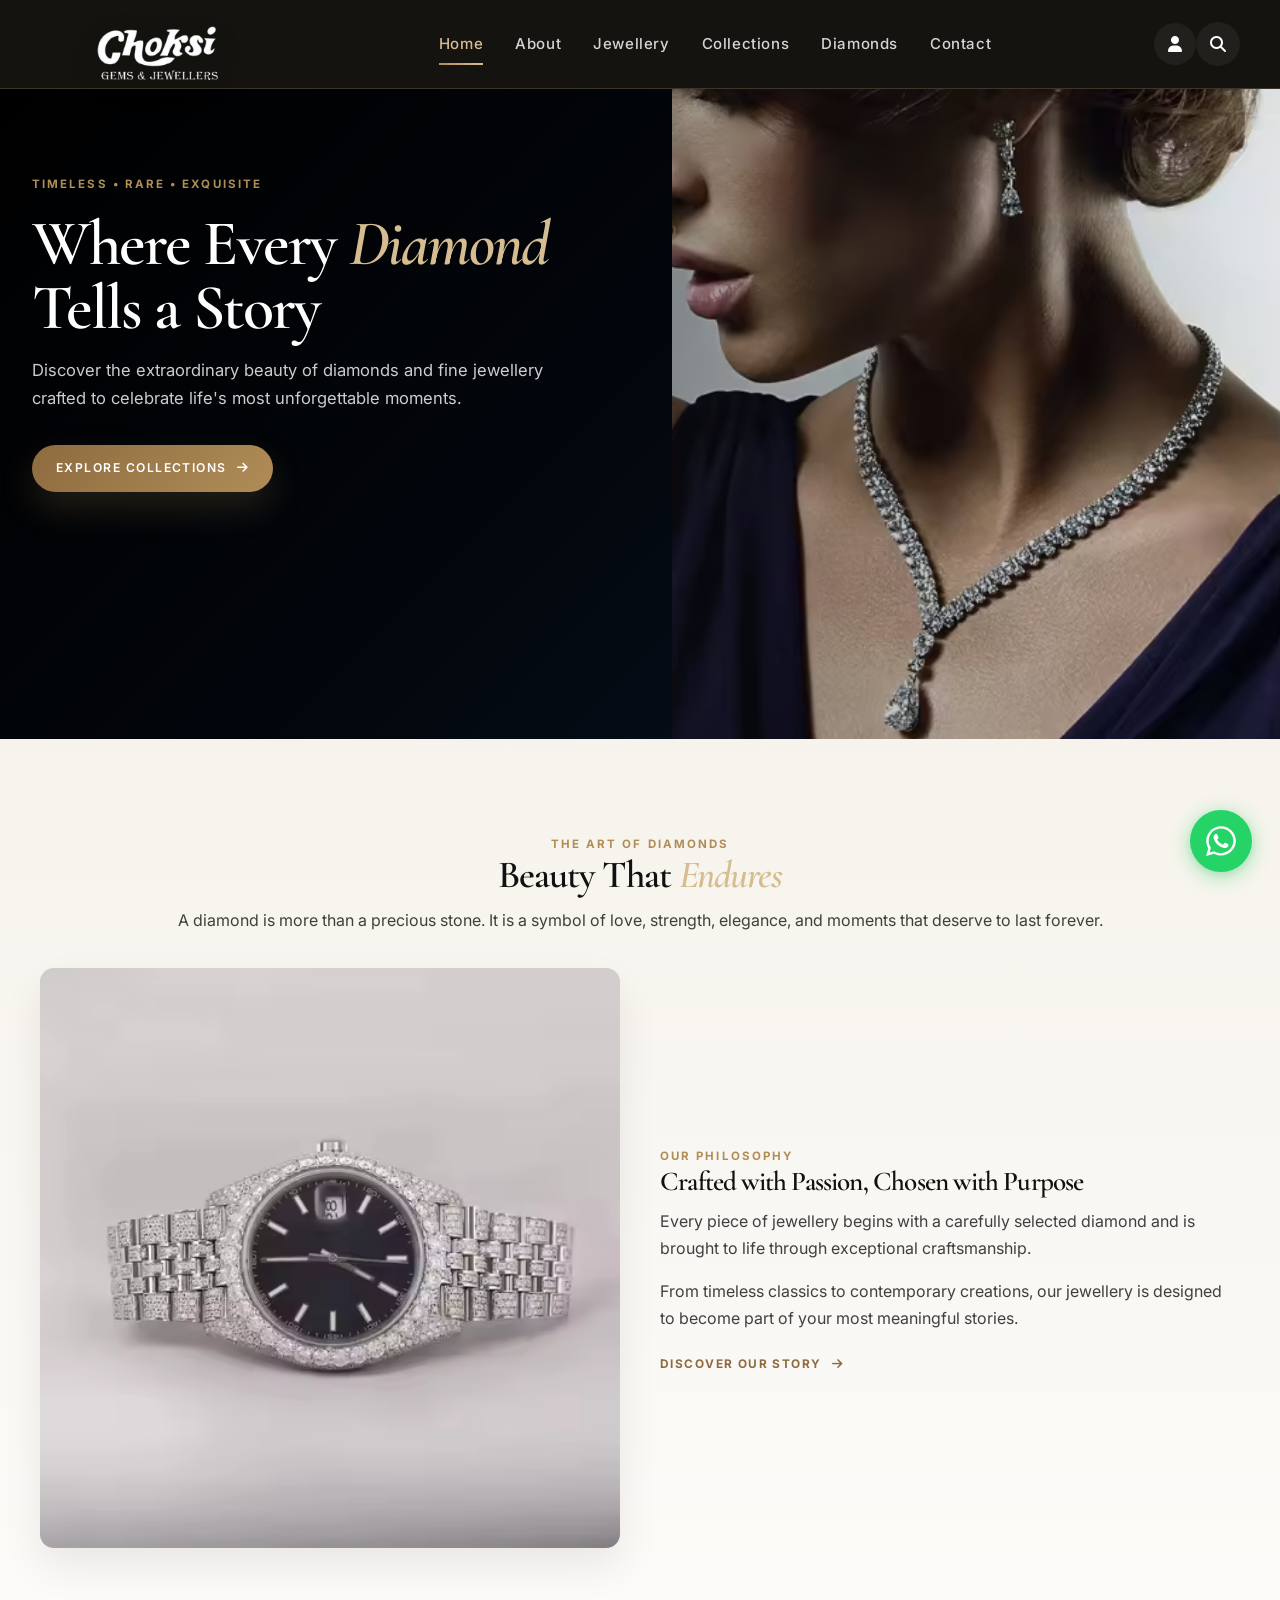
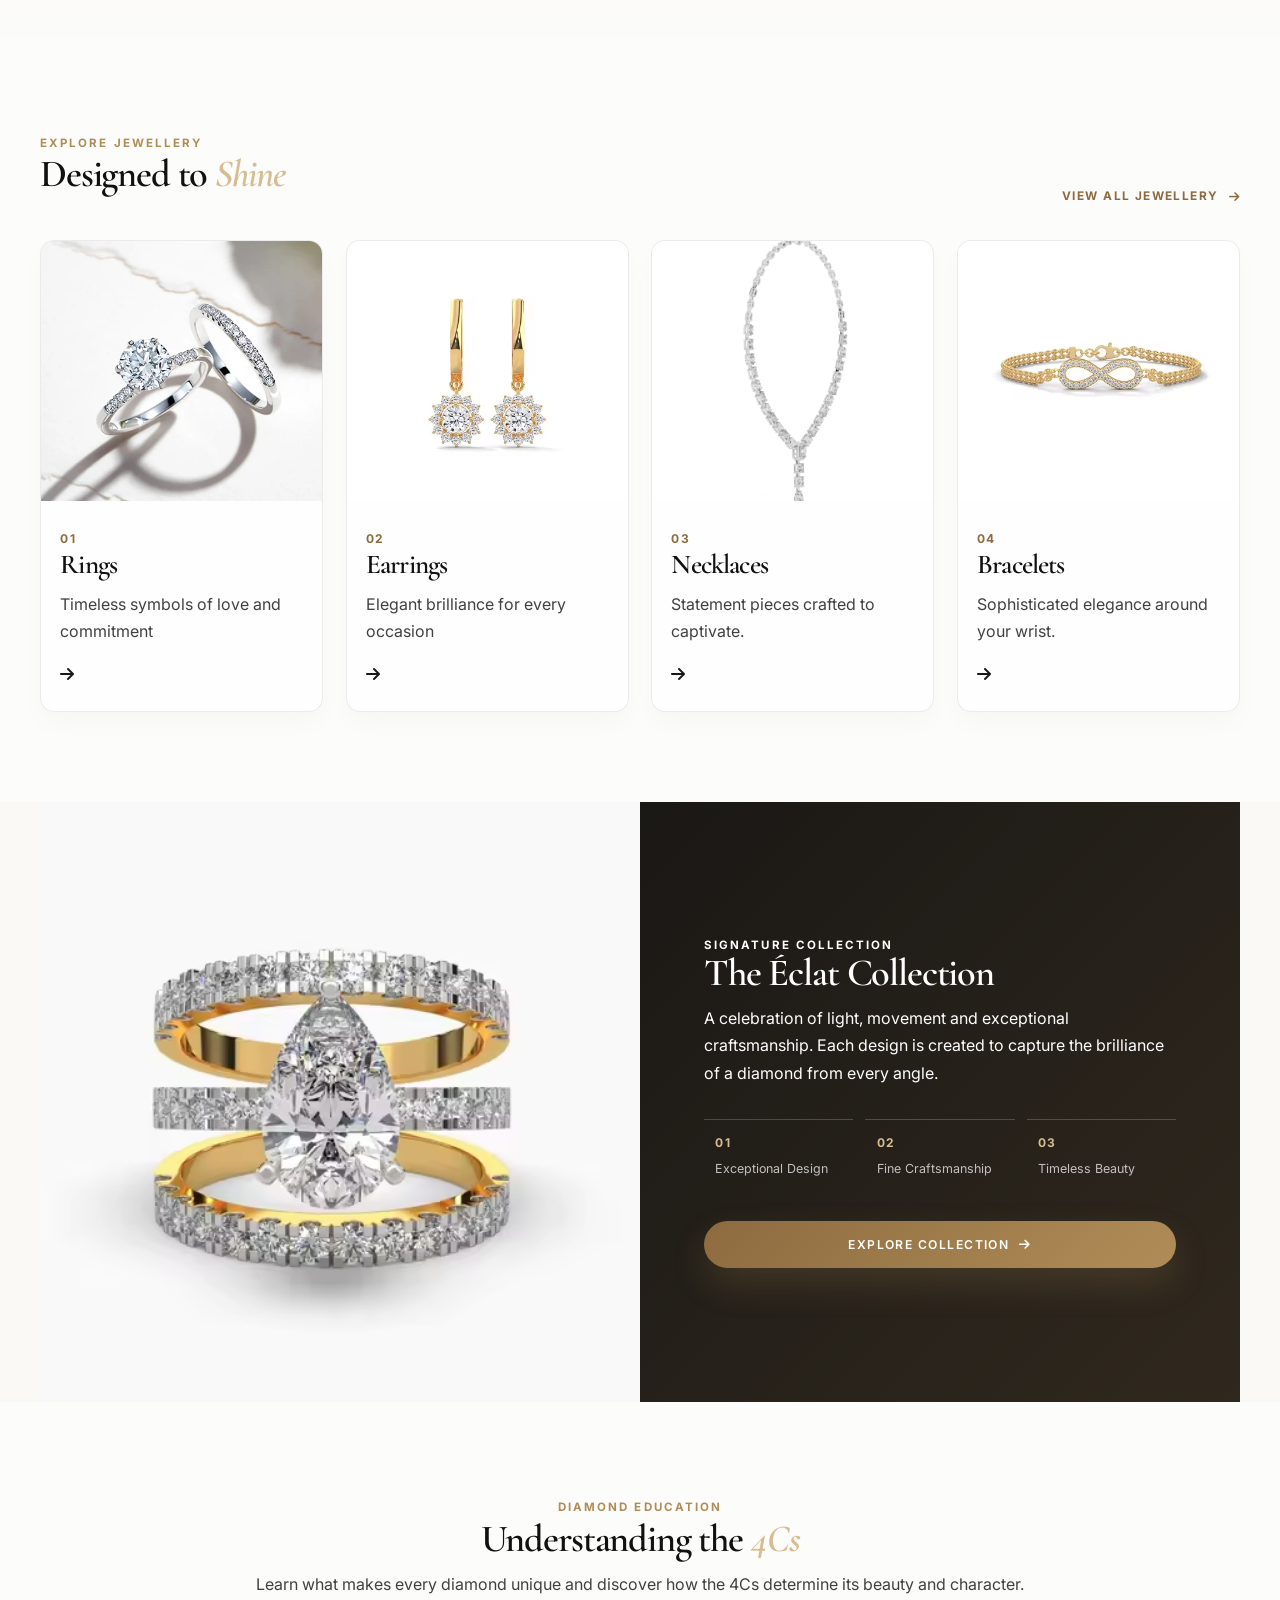
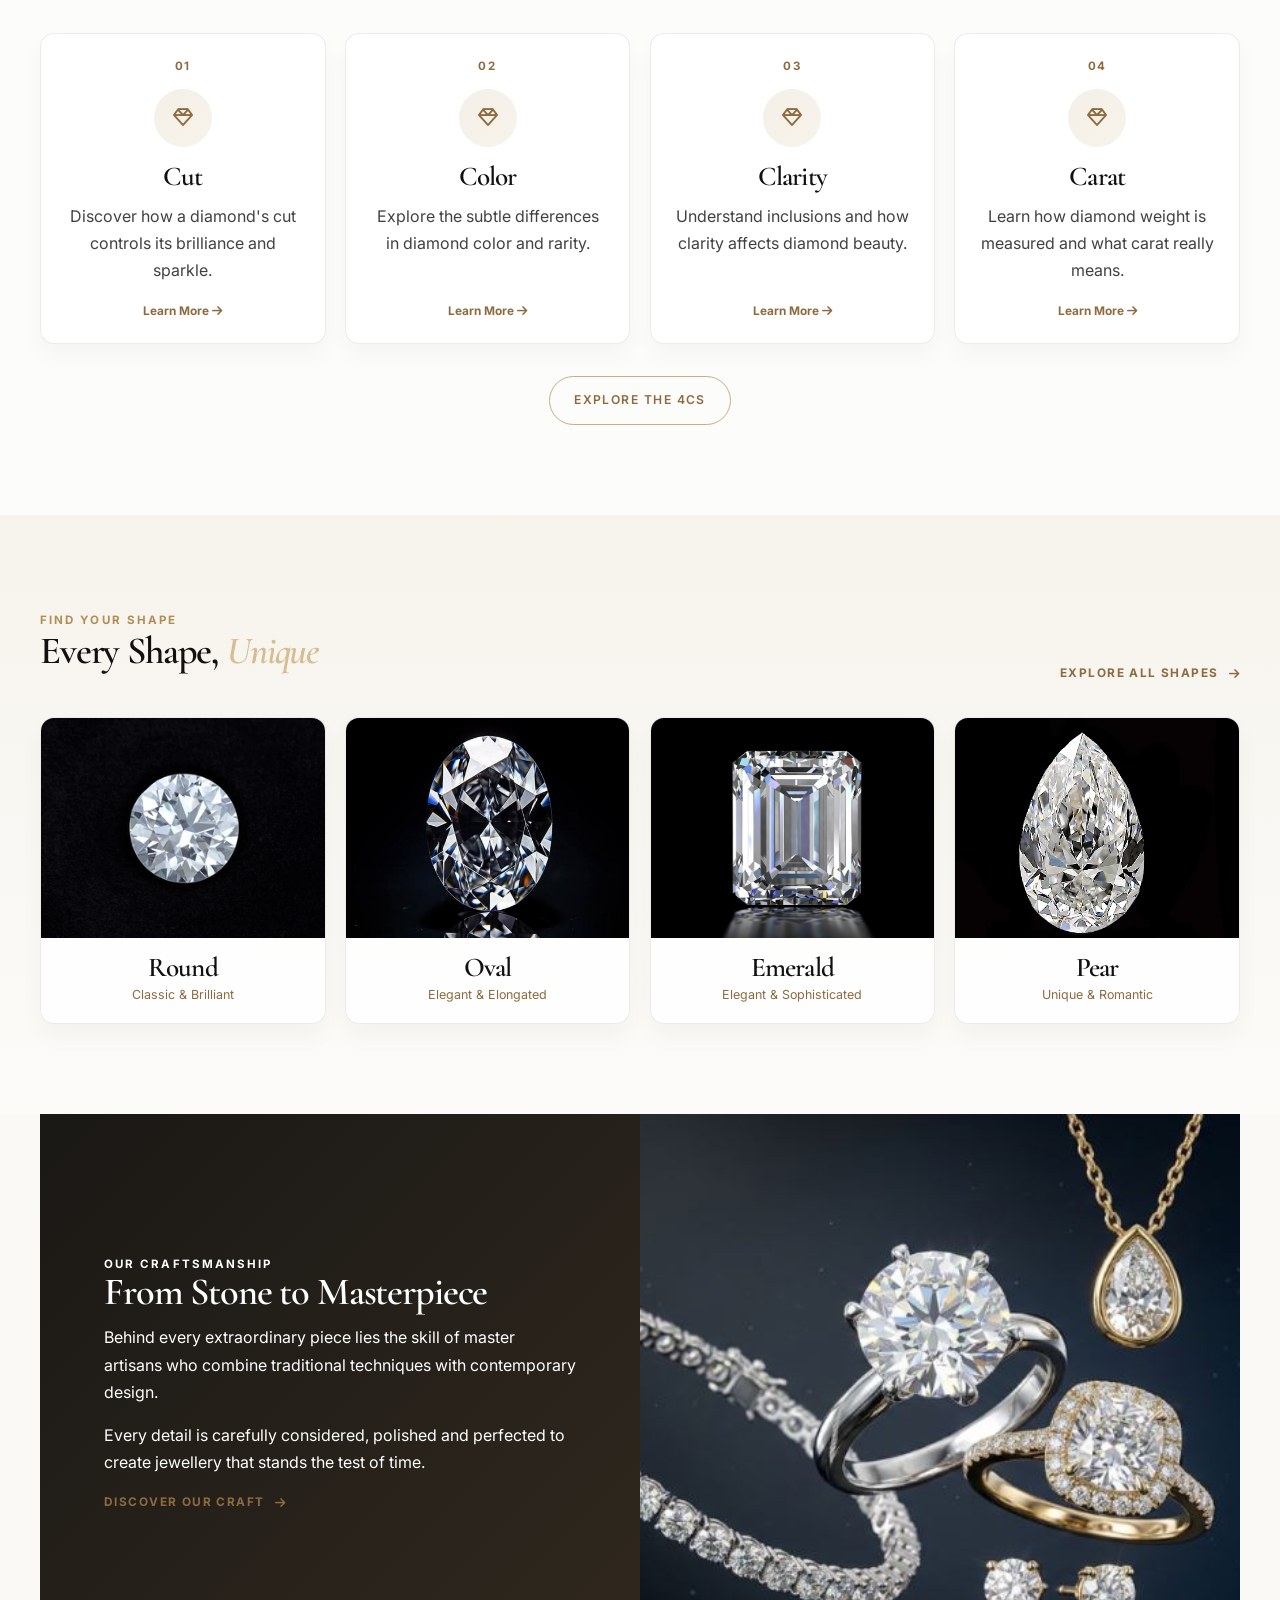
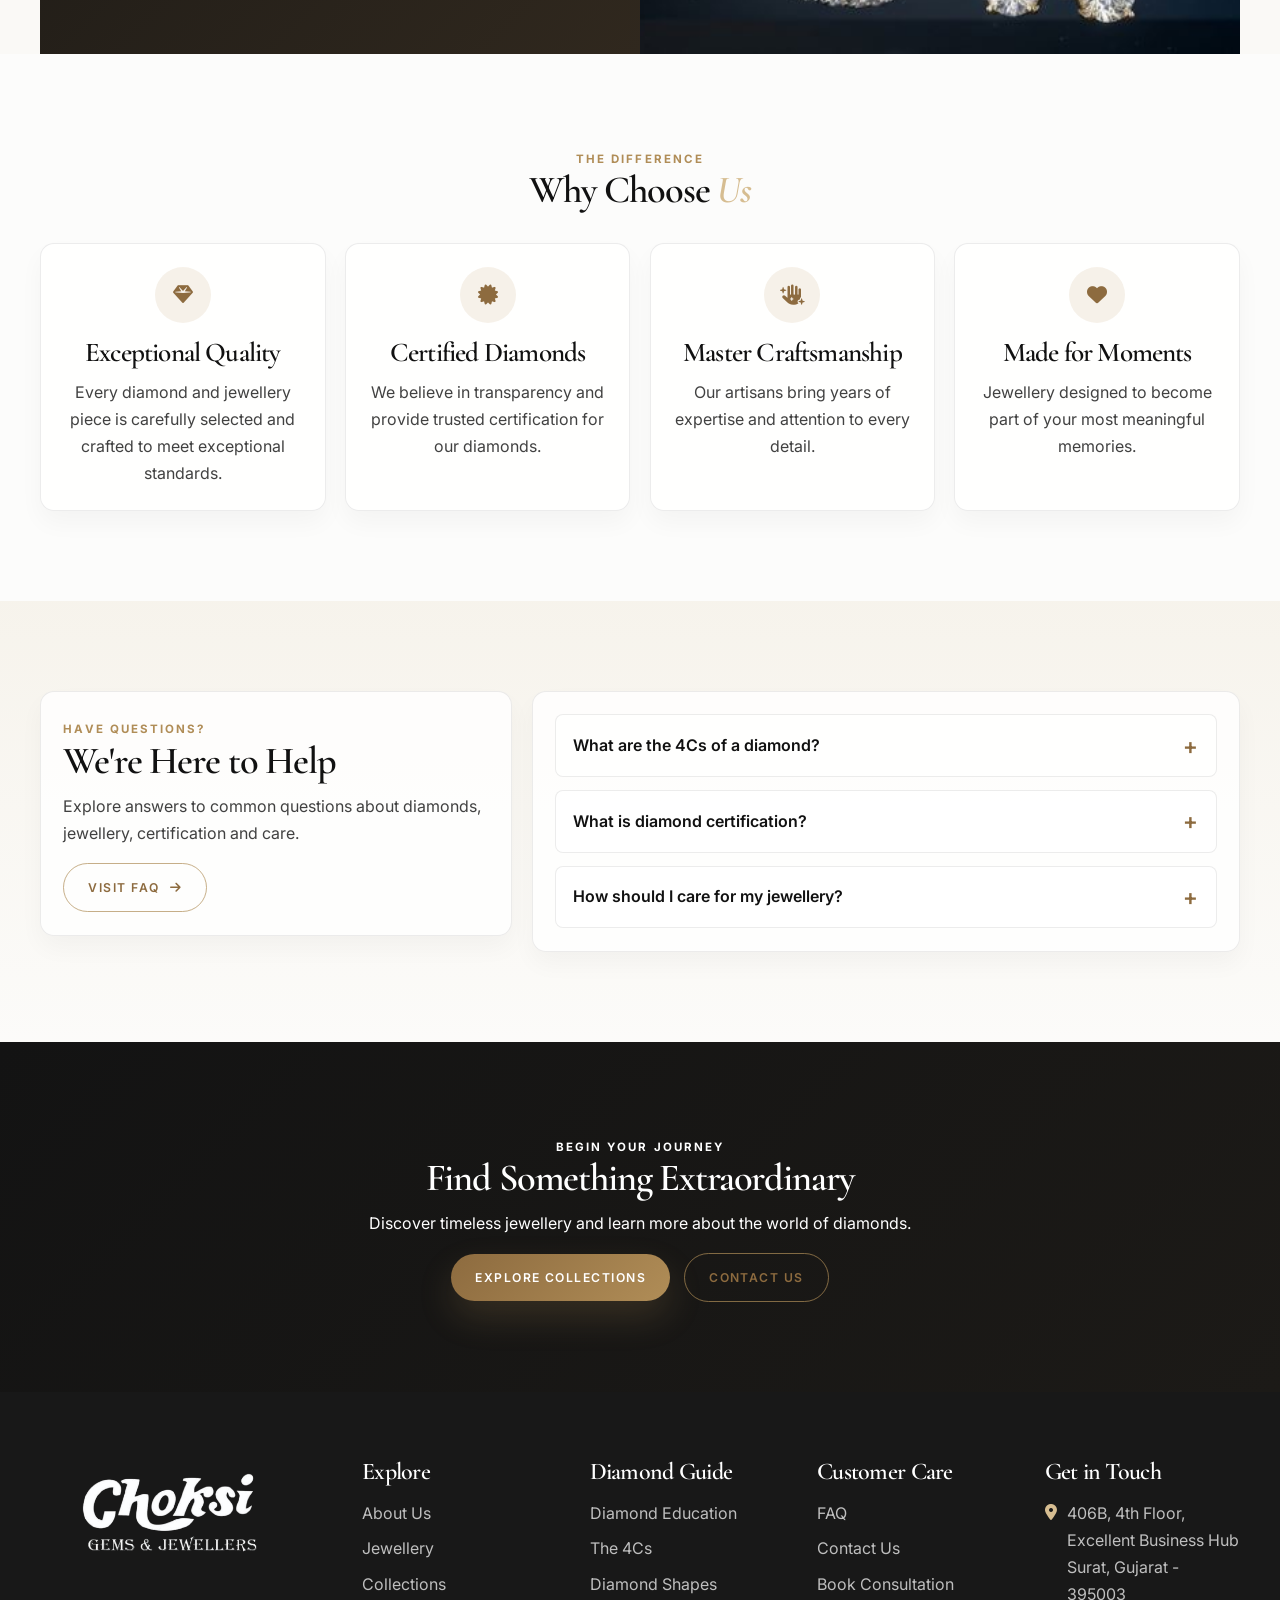
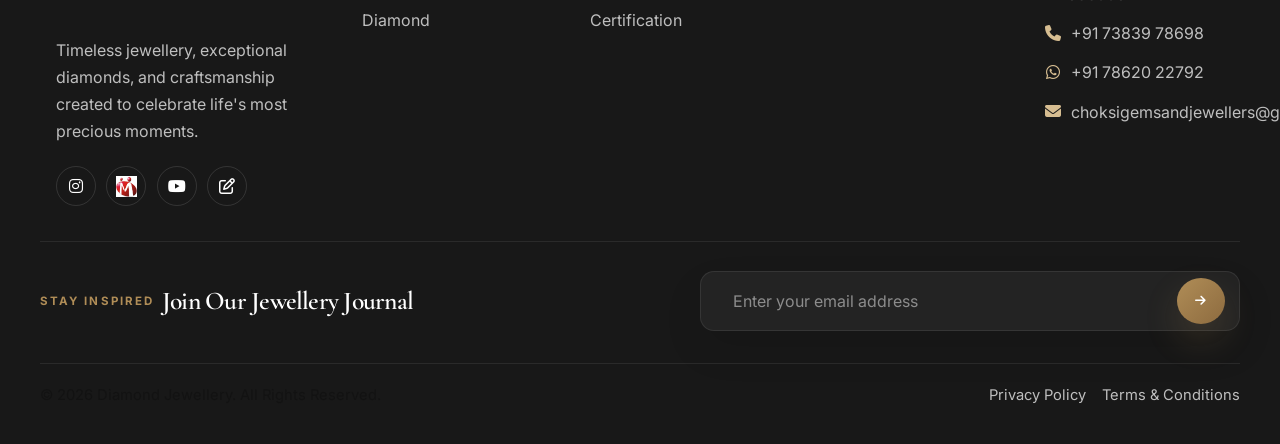
<file: index.html>
<!DOCTYPE html>
<html lang="en">

<head>
    <meta charset="UTF-8">
    <meta name="viewport" content="width=device-width, initial-scale=1.0">

    <meta name="twitter:card" content="summary_large_image">

    <meta name="twitter:title" content="Diamond Jewellery | Natural Diamond Rings & Fine Jewellery">

    <meta name="twitter:description"
        content="Explore premium natural diamond jewellery and timeless fine jewellery collections.">

    <!-- <meta name="twitter:image" content="https://choksigemsandjewellers.com//images/hero-images/index-hero.PNG"> -->

    <!-- Google Fonts - We'll customize this later -->
    <link rel="preconnect" href="https://fonts.googleapis.com">
    <link rel="preconnect" href="https://fonts.gstatic.com" crossorigin>

    <!-- Bootstrap 5 -->
    <link href="https://cdn.jsdelivr.net/npm/bootstrap@5.3.3/dist/css/bootstrap.min.css" rel="stylesheet">
    <!-- Main CSS -->
    <link rel="stylesheet" href="css/style.css">
    <link rel="stylesheet" href="css/responsive.css">
    <link rel="stylesheet" href="css/whatsapp.css">

    <!-- Font Awesome -->
    <link rel="stylesheet" href="https://cdnjs.cloudflare.com/ajax/libs/font-awesome/6.5.2/css/all.min.css">

    <link rel="icon" type="image/x-icon" href="favicon.ico">
</head>

<body>

    <!-- =====================================================
         HEADER
    ====================================================== -->
    <header class="site-header">

        <div class="header-container">

            <!-- Logo -->
            <a href="index.html" class="logo"><img src="images/logo.png" alt="Diamond Jewellery Logo"></a>


            <!-- Desktop Navigation -->
            <nav class="main-navigation" aria-label="Main Navigation">

                <ul class="nav-list">

                    <li class="nav-item">
                        <a href="index.html" class="nav-link active">
                            Home
                        </a>
                    </li>

                    <li class="nav-item">
                        <a href="about.html" class="nav-link">
                            About
                        </a>
                    </li>


                    <!-- Jewellery Dropdown -->
                    <li class="nav-item dropdown">

                        <a href="jewellery.html" class="nav-link">
                            Jewellery
                            <!-- <i class="fa-solid fa-chevron-down"></i> -->
                        </a>

                        <!-- <div class="dropdown-menu">

                            <a href="jewellery.html#rings">
                                <i class="fa-regular fa-gem"></i>
                                Rings
                            </a>

                            <a href="jewellery.html#earrings">
                                <i class="fa-regular fa-gem"></i>
                                Earrings
                            </a>

                            <a href="jewellery.html#necklaces">
                                <i class="fa-regular fa-gem"></i>
                                Necklaces
                            </a>

                            <a href="jewellery.html#bracelets">
                                <i class="fa-regular fa-gem"></i>
                                Bracelets
                            </a>

                            <a href="jewellery.html#pendants">
                                <i class="fa-regular fa-gem"></i>
                                Pendants
                            </a>

                            <a href="jewellery.html#bridal">
                                <i class="fa-regular fa-gem"></i>
                                Bridal Jewellery
                            </a>

                        </div> -->

                    </li>


                    <!-- Collections Dropdown -->
                    <li class="nav-item dropdown">

                        <a href="collections.html" class="nav-link">
                            Collections
                            <!-- <i class="fa-solid fa-chevron-down"></i> -->
                        </a>

                        <!-- <div class="dropdown-menu">

                            <a href="collections.html#bridal">
                                Bridal Collection
                            </a>

                            <a href="collections.html#solitaire">
                                Solitaire Collection
                            </a>

                            <a href="collections.html#classic">
                                Classic Collection
                            </a>

                            <a href="collections.html#modern">
                                Modern Collection
                            </a>

                            <a href="collections.html#luxury">
                                Luxury Collection
                            </a>

                        </div> -->

                    </li>


                    <!-- Diamonds Dropdown -->
                    <li class="nav-item dropdown">

                        <a href="diamonds.html" class="nav-link">
                            Diamonds
                            <!-- <i class="fa-solid fa-chevron-down"></i> -->
                        </a>
                        <!-- 
                        <div class="dropdown-menu">

                            <a href="diamonds.html">
                                Diamond Education
                            </a>

                            <a href="4cs.html">
                                The 4Cs
                            </a>

                            <a href="diamond-shapes.html">
                                Diamond Shapes
                            </a>

                            <a href="diamond-guide.html">
                                Diamond Buying Guide
                            </a>

                            <a href="certification.html">
                                Certification
                            </a>

                        </div> -->

                    </li>


                    <li class="nav-item">
                        <a href="contact.html" class="nav-link">
                            Contact
                        </a>
                    </li>

                </ul>

            </nav>


            <!-- Header Actions -->
            <div class="header-actions">

                <button class="header-action search-button" aria-label="Search">
                    <i class="fa-solid fa-magnifying-glass"></i>
                </button>

                <!-- Mobile Menu Button -->
                <button class="mobile-menu-button" aria-label="Open navigation menu">
                    <i class="fa-solid fa-bars"></i>
                </button>

            </div>

        </div>

    </header>


    <!-- =====================================================
         MAIN CONTENT
    ====================================================== -->

    <main>


        <!-- =================================================
             HERO SECTION
        ================================================== -->

        <section class="hero-section">

            <div class="hero-content">

                <span class="hero-subtitle">
                    TIMELESS • RARE • EXQUISITE
                </span>

                <h1 class="hero-title">
                    Where Every
                    <span>Diamond</span>
                    Tells a Story
                </h1>

                <p class="hero-description">
                    Discover the extraordinary beauty of diamonds and
                    fine jewellery crafted to celebrate life's most
                    unforgettable moments.
                </p>

                <div class="hero-buttons">

                    <a href="collections.html" class="btn btn-primary">
                        Explore Collections
                        <i class="fa-solid fa-arrow-right"></i>
                    </a>
                    <!-- 
                    <a href="diamond-guide.html" class="btn btn-outline">
                        Discover Diamonds
                    </a> -->

                </div>

            </div>

            <!-- Hero Image -->
            <div class="hero-image">

                <img src="images/hero-images/index-hero.PNG" alt="Elegant diamond jewellery" style="height: 650px;">

            </div>

        </section>


        <!-- =================================================
             INTRODUCTION / ABOUT SECTION
        ================================================== -->

        <section class="intro-section">

            <div class="section-container">

                <div class="section-heading centered">

                    <span class="section-label">
                        THE ART OF DIAMONDS
                    </span>

                    <h2>
                        Beauty That
                        <span>Endures</span>
                    </h2>

                    <p>
                        A diamond is more than a precious stone.
                        It is a symbol of love, strength, elegance,
                        and moments that deserve to last forever.
                    </p>

                </div>


                <div class="intro-grid">

                    <div class="intro-image">

                        <img src="images/jewellery/watches/banner-watch1.avif" alt="Diamond jewellery craftsmanship">

                    </div>


                    <div class="intro-content">

                        <span class="content-label">
                            OUR PHILOSOPHY
                        </span>

                        <h3>
                            Crafted with Passion,
                            Chosen with Purpose
                        </h3>

                        <p>
                            Every piece of jewellery begins with a
                            carefully selected diamond and is brought
                            to life through exceptional craftsmanship.
                        </p>

                        <p>
                            From timeless classics to contemporary
                            creations, our jewellery is designed to
                            become part of your most meaningful stories.
                        </p>

                        <a href="about.html" class="text-link">
                            Discover Our Story
                            <i class="fa-solid fa-arrow-right"></i>
                        </a>

                    </div>

                </div>

            </div>

        </section>


        <!-- =================================================
             JEWELLERY CATEGORIES
        ================================================== -->

        <section class="jewellery-categories-section">

            <div class="section-container">

                <div class="section-heading">

                    <div>

                        <span class="section-label">
                            EXPLORE JEWELLERY
                        </span>

                        <h2>
                            Designed to
                            <span>Shine</span>
                        </h2>

                    </div>

                    <a href="jewellery.html" class="text-link">
                        View All Jewellery
                        <i class="fa-solid fa-arrow-right"></i>
                    </a>

                </div>


                <div class="category-grid">


                    <!-- Rings -->
                    <a href="jewellery.html#rings" class="category-card">

                        <div class="category-image">

                            <img src="images/jewellery/ring/1.webp" alt="Diamond rings">

                        </div>

                        <div class="category-content">

                            <span>01</span>

                            <h3>Rings</h3>

                            <p>
                                Timeless symbols of love and commitment
                            </p>

                            <i class="fa-solid fa-arrow-right"></i>

                        </div>

                    </a>


                    <!-- Earrings -->
                    <a href="jewellery.html#earrings" class="category-card">

                        <div class="category-image">

                            <img src="images/jewellery/earrings/earrings.webp" alt="Diamond earrings">

                        </div>

                        <div class="category-content">

                            <span>02</span>

                            <h3>Earrings</h3>

                            <p>
                                Elegant brilliance for every occasion
                            </p>

                            <i class="fa-solid fa-arrow-right"></i>

                        </div>

                    </a>


                    <!-- Necklaces -->
                    <a href="jewellery.html#necklaces" class="category-card">

                        <div class="category-image">

                            <img src="images/jewellery/necklace/necklace.webp" alt="Diamond necklaces">

                        </div>

                        <div class="category-content">

                            <span>03</span>

                            <h3>Necklaces</h3>

                            <p>
                                Statement pieces crafted to captivate.
                            </p>

                            <i class="fa-solid fa-arrow-right"></i>

                        </div>

                    </a>


                    <!-- Bracelets -->
                    <a href="jewellery.html#bracelets" class="category-card">

                        <div class="category-image">

                            <img src="images/jewellery/bracelet/bracelet.jpg" alt="Diamond bracelets">

                        </div>

                        <div class="category-content">

                            <span>04</span>

                            <h3>Bracelets</h3>

                            <p>
                                Sophisticated elegance around your wrist.
                            </p>

                            <i class="fa-solid fa-arrow-right"></i>

                        </div>

                    </a>

                </div>

            </div>

        </section>


        <!-- =================================================
             FEATURED COLLECTION
        ================================================== -->

        <section class="featured-collection-section">

            <div class="featured-collection-container">

                <div class="featured-image">

                    <img src="images/banner/index-banner1.avif" alt="Luxury diamond collection">

                </div>


                <div class="featured-content">

                    <span class="section-label">
                        SIGNATURE COLLECTION
                    </span>

                    <h2>
                        The
                        <span>Éclat</span>
                        Collection
                    </h2>

                    <p>
                        A celebration of light, movement and
                        exceptional craftsmanship. Each design
                        is created to capture the brilliance of
                        a diamond from every angle.
                    </p>

                    <div class="collection-details">

                        <div>
                            <strong>01</strong>
                            <span>Exceptional Design</span>
                        </div>

                        <div>
                            <strong>02</strong>
                            <span>Fine Craftsmanship</span>
                        </div>

                        <div>
                            <strong>03</strong>
                            <span>Timeless Beauty</span>
                        </div>

                    </div>

                    <a href="collections.html" class="btn btn-primary">
                        Explore Collection
                        <i class="fa-solid fa-arrow-right"></i>
                    </a>

                </div>

            </div>

        </section>


        <!-- =================================================
             DIAMOND 4Cs
        ================================================== -->

        <section class="four-cs-section">

            <div class="section-container">

                <div class="section-heading centered">

                    <span class="section-label">
                        DIAMOND EDUCATION
                    </span>

                    <h2>
                        Understanding the
                        <span>4Cs</span>
                    </h2>

                    <p>
                        Learn what makes every diamond unique
                        and discover how the 4Cs determine its
                        beauty and character.
                    </p>

                </div>


                <div class="four-cs-grid">


                    <!-- Cut -->
                    <a href="4cs.html#cut" class="four-c-card">

                        <span class="four-c-number">
                            01
                        </span>

                        <div class="four-c-icon">
                            <i class="fa-regular fa-gem"></i>
                        </div>

                        <h3>Cut</h3>

                        <p>
                            Discover how a diamond's cut
                            controls its brilliance and sparkle.
                        </p>

                        <span class="learn-more">
                            Learn More
                            <i class="fa-solid fa-arrow-right"></i>
                        </span>

                    </a>


                    <!-- Color -->
                    <a href="4cs.html#color" class="four-c-card">

                        <span class="four-c-number">
                            02
                        </span>

                        <div class="four-c-icon">
                            <i class="fa-regular fa-gem"></i>
                        </div>

                        <h3>Color</h3>

                        <p>
                            Explore the subtle differences
                            in diamond color and rarity.
                        </p>

                        <span class="learn-more">
                            Learn More
                            <i class="fa-solid fa-arrow-right"></i>
                        </span>

                    </a>


                    <!-- Clarity -->
                    <a href="4cs.html#clarity" class="four-c-card">

                        <span class="four-c-number">
                            03
                        </span>

                        <div class="four-c-icon">
                            <i class="fa-regular fa-gem"></i>
                        </div>

                        <h3>Clarity</h3>

                        <p>
                            Understand inclusions and how
                            clarity affects diamond beauty.
                        </p>

                        <span class="learn-more">
                            Learn More
                            <i class="fa-solid fa-arrow-right"></i>
                        </span>

                    </a>


                    <!-- Carat -->
                    <a href="4cs.html#carat" class="four-c-card">

                        <span class="four-c-number">
                            04
                        </span>

                        <div class="four-c-icon">
                            <i class="fa-regular fa-gem"></i>
                        </div>

                        <h3>Carat</h3>

                        <p>
                            Learn how diamond weight is measured
                            and what carat really means.
                        </p>

                        <span class="learn-more">
                            Learn More
                            <i class="fa-solid fa-arrow-right"></i>
                        </span>

                    </a>

                </div>


                <div class="section-action">

                    <a href="4cs.html" class="btn btn-outline">
                        Explore the 4Cs
                    </a>

                </div>

            </div>

        </section>


        <!-- =================================================
             DIAMOND SHAPES
        ================================================== -->

        <section class="diamond-shapes-section">

            <div class="section-container">

                <div class="section-heading">

                    <div>

                        <span class="section-label">
                            FIND YOUR SHAPE
                        </span>

                        <h2>
                            Every Shape,
                            <span>Unique</span>
                        </h2>

                    </div>

                    <a href="diamond-shapes.html" class="text-link">
                        Explore All Shapes
                        <i class="fa-solid fa-arrow-right"></i>
                    </a>

                </div>


                <div class="shapes-grid">

                    <a href="diamond-shapes.html#round" class="shape-card">

                        <div class="shape-image">
                            <img src="images/shapes/round/round1.jpg" alt="Round diamond">
                        </div>

                        <h3>Round</h3>

                        <span>Classic & Brilliant</span>

                    </a>


                    <a href="diamond-shapes.html#oval" class="shape-card">

                        <div class="shape-image">
                            <img src="images/shapes/oval/oval1.PNG" alt="Oval diamond">
                        </div>

                        <h3>Oval</h3>

                        <span>Elegant & Elongated</span>

                    </a>


                    <a href="diamond-shapes.html#emerald" class="shape-card">

                        <div class="shape-image">
                            <img src="images/shapes/emerald/emerald1.jpg" alt="Emerald cut diamond">
                        </div>

                        <h3>Emerald</h3>

                        <span>Elegant & Sophisticated</span>

                    </a>


                    <a href="diamond-shapes.html#pear" class="shape-card">

                        <div class="shape-image">
                            <img src="images/shapes/pear/pear1.PNG" alt="Pear shaped diamond">
                        </div>

                        <h3>Pear</h3>

                        <span>Unique & Romantic</span>

                    </a>

                </div>

            </div>

        </section>


        <!-- =================================================
             CRAFTSMANSHIP
        ================================================== -->

        <section class="craftsmanship-section">

            <div class="craftsmanship-container">

                <div class="craftsmanship-content">

                    <span class="section-label">
                        OUR CRAFTSMANSHIP
                    </span>

                    <h2>
                        From
                        <span>Stone</span>
                        to Masterpiece
                    </h2>

                    <p>
                        Behind every extraordinary piece lies
                        the skill of master artisans who combine
                        traditional techniques with contemporary
                        design.
                    </p>

                    <p>
                        Every detail is carefully considered,
                        polished and perfected to create jewellery
                        that stands the test of time.
                    </p>

                    <a href="about.html#craftsmanship" class="text-link">
                        Discover Our Craft
                        <i class="fa-solid fa-arrow-right"></i>
                    </a>

                </div>


                <div class="craftsmanship-image">

                    <img src="images/banner/index-2banner.PNG" alt="Jewellery craftsmanship">

                </div>

            </div>

        </section>


        <!-- =================================================
             WHY CHOOSE US
        ================================================== -->

        <section class="why-us-section">

            <div class="section-container">

                <div class="section-heading centered">

                    <span class="section-label">
                        THE DIFFERENCE
                    </span>

                    <h2>
                        Why Choose
                        <span>Us</span>
                    </h2>

                </div>


                <div class="why-us-grid">

                    <div class="why-us-card">

                        <div class="why-us-icon">
                            <i class="fa-solid fa-gem"></i>
                        </div>

                        <h3>
                            Exceptional Quality
                        </h3>

                        <p>
                            Every diamond and jewellery piece
                            is carefully selected and crafted
                            to meet exceptional standards.
                        </p>

                    </div>


                    <div class="why-us-card">

                        <div class="why-us-icon">
                            <i class="fa-solid fa-certificate"></i>
                        </div>

                        <h3>
                            Certified Diamonds
                        </h3>

                        <p>
                            We believe in transparency and
                            provide trusted certification
                            for our diamonds.
                        </p>

                    </div>


                    <div class="why-us-card">

                        <div class="why-us-icon">
                            <i class="fa-solid fa-hand-sparkles"></i>
                        </div>

                        <h3>
                            Master Craftsmanship
                        </h3>

                        <p>
                            Our artisans bring years of expertise
                            and attention to every detail.
                        </p>

                    </div>


                    <div class="why-us-card">

                        <div class="why-us-icon">
                            <i class="fa-solid fa-heart"></i>
                        </div>

                        <h3>
                            Made for Moments
                        </h3>

                        <p>
                            Jewellery designed to become part
                            of your most meaningful memories.
                        </p>

                    </div>

                </div>

            </div>

        </section>



        <!-- =================================================
             FAQ PREVIEW
        ================================================== -->

        <section class="faq-preview-section">

            <div class="section-container">

                <div class="faq-preview-grid">

                    <div class="faq-preview-content">

                        <span class="section-label">
                            HAVE QUESTIONS?
                        </span>

                        <h2>
                            We're Here to
                            <span>Help</span>
                        </h2>

                        <p>
                            Explore answers to common questions
                            about diamonds, jewellery, certification
                            and care.
                        </p>

                        <a href="faq.html" class="btn btn-outline">
                            Visit FAQ
                            <i class="fa-solid fa-arrow-right"></i>
                        </a>

                    </div>


                    <div class="faq-preview-list">

                        <details class="faq-item">

                            <summary>
                                What are the 4Cs of a diamond?

                            </summary>

                            <p>
                                The 4Cs are Cut, Color, Clarity
                                and Carat, the four key characteristics
                                used to describe a diamond.
                            </p>

                        </details>


                        <details class="faq-item">

                            <summary>
                                What is diamond certification?

                            </summary>

                            <p>
                                A diamond certificate provides an
                                independent assessment of a diamond's
                                characteristics and quality.
                            </p>

                        </details>


                        <details class="faq-item">

                            <summary>
                                How should I care for my jewellery?

                            </summary>

                            <p>
                                Regular gentle cleaning and proper
                                storage can help maintain the beauty
                                and brilliance of your jewellery.
                            </p>

                        </details>

                    </div>

                </div>

            </div>

        </section>


        <!-- =================================================
             FINAL CTA
        ================================================== -->

        <section class="final-cta-section">

            <div class="final-cta-content">

                <span class="section-label">
                    BEGIN YOUR JOURNEY
                </span>

                <h2>
                    Find Something
                    <span>Extraordinary</span>
                </h2>

                <p>
                    Discover timeless jewellery and learn more
                    about the world of diamonds.
                </p>

                <div class="final-cta-buttons">

                    <a href="collections.html" class="btn btn-primary">
                        Explore Collections
                    </a>

                    <a href="contact.html" class="btn btn-outline">
                        Contact Us
                    </a>

                </div>

            </div>

        </section>

    </main>


    <!-- =====================================================
         FOOTER
    ====================================================== -->

    <footer class="site-footer">

        <div class="footer-container">


            <!-- Footer Brand -->
            <div class="footer-brand">

                <a href="index.html" class="footer-logo">
                    <img src="images/logo.png" alt="Diamond Jewellery Logo">
                </a>

                <p>
                    Timeless jewellery, exceptional diamonds,
                    and craftsmanship created to celebrate
                    life's most precious moments.
                </p>


                <!-- Social Media -->
                <div class="social-links">

                    <a href="https://www.instagram.com/choksi_gems_and_jewellers?igsi=MWF3czVid2NnbDNrcA=="
                        aria-label="Instagram" target="_blank">
                        <i class="fa-brands fa-instagram"></i>
                    </a>

                    <a href="https://www.indiamart.com/choksi-gems-jewellers/?srsltid=AfmBOorEammjpuiLPltnYjoOYVojUjMAlZFIdzOosgFFlZhU5rokv1G6"
                        aria-label="IndiaMart" target="_blank">
                        <img src="images/indiamart-logo.png" alt="">
                    </a>

                    <a href="https://www.youtube.com/@ChoksiGemsandjewellers" aria-label="YouTube" target="_blank">
                        <i class="fa-brands fa-youtube"></i>
                    </a>

                    <a href="https://in1575732655gpdf.trustpass.alibaba.com/index.html?spm=a2700.shop_pl.88.13.4746b379VX7BGK"
                        aria-label="Website" target="_blank">
                        <i class="fa-regular fa-pen-to-square"></i>
                    </a>

                </div>

            </div>


            <!-- Quick Links -->
            <div class="footer-column">

                <h3>Explore</h3>

                <ul>

                    <li>
                        <a href="about.html">About Us</a>
                    </li>

                    <li>
                        <a href="jewellery.html">Jewellery</a>
                    </li>

                    <li>
                        <a href="collections.html">Collections</a>
                    </li>

                    <li>
                        <a href="diamonds.html">Diamond</a>
                    </li>
                </ul>

            </div>


            <!-- Diamond Education -->
            <div class="footer-column">

                <h3>Diamond Guide</h3>

                <ul>

                    <li>
                        <a href="diamonds.html">
                            Diamond Education
                        </a>
                    </li>

                    <li>
                        <a href="4cs.html">
                            The 4Cs
                        </a>
                    </li>

                    <li>
                        <a href="diamond-shapes.html">
                            Diamond Shapes
                        </a>
                    </li>
                    <!-- 
                    <li>
                        <a href="diamond-guide.html">
                            Buying Guide
                        </a>
                    </li> -->

                    <li>
                        <a href="certification.html">
                            Certification
                        </a>
                    </li>

                </ul>

            </div>


            <!-- Customer Care -->
            <div class="footer-column">

                <h3>Customer Care</h3>

                <ul>
                    <li>
                        <a href="faq.html">
                            FAQ
                        </a>
                    </li>

                    <li>
                        <a href="contact.html">
                            Contact Us
                        </a>
                    </li>

                    <li>
                        <a href="contact.html">
                            Book Consultation
                        </a>
                    </li>

                </ul>

            </div>


            <!-- Contact -->
            <div class="footer-column footer-contact">

                <h3>Get in Touch</h3>

                <address>

                    <p>
                        <i class="fa-solid fa-location-dot"></i>
                        <a href="https://www.google.com/maps/search/?api=1&query=406B,+4th+Floor,+Excellent+Business+Hub,+Surat,+Gujarat+395003"
                            target="_blank" rel="noopener noreferrer">
                            406B, 4th Floor, Excellent Business Hub
                            Surat, Gujarat - 395003
                        </a>
                    </p>

                    <p>
                        <i class="fa-solid fa-phone"></i>

                        <a href="tel:+917383978698">
                            +91 73839 78698
                        </a>
                    </p>

                    <p>
                        <i class="fa-brands fa-whatsapp"></i>

                        <a href="tel:+917862022792">
                            +91 78620 22792
                        </a>
                    </p>

                    <p>
                        <i class="fa-solid fa-envelope"></i>

                        <a href="mailto:donixx925@gmail.com">
                            choksigemsandjewellers@gmail.com
                        </a>
                    </p>

                </address>

            </div>

        </div>


        <!-- Newsletter -->
        <div class="footer-newsletter">

            <div class="d-flex gap-2">

                <span class="section-label">
                    STAY INSPIRED
                </span>

                <h3>
                    Join Our Jewellery Journal
                </h3>

            </div>


            <form class="newsletter-form">

                <label for="newsletter-email" class="sr-only">
                    Email Address
                </label>

                <input type="email" id="newsletter-email" name="email" placeholder="Enter your email address" required>

                <button type="submit" aria-label="Subscribe">
                    <i class="fa-solid fa-arrow-right"></i>
                </button>

            </form>

        </div>


        <!-- Footer Bottom -->
        <div class="footer-bottom">

            <p>
                &copy; 2026 Diamond Jewellery.
                All Rights Reserved.
            </p>

            <div class="footer-legal">

                <a href="#">
                    Privacy Policy
                </a>

                <a href="#">
                    Terms & Conditions
                </a>
            </div>

        </div>

    </footer>


    <!-- =====================================================
         SEARCH OVERLAY
    ====================================================== -->

    <div class="search-overlay">

        <button class="search-close" aria-label="Close search">

            <i class="fa-solid fa-xmark"></i>

        </button>

        <div class="search-container">

            <span class="section-label">
                SEARCH
            </span>

            <h2>
                What are you
                <span>looking for?</span>
            </h2>

            <form class="search-form">

                <input type="search" placeholder="Search diamonds, jewellery, guides..." aria-label="Search">

                <button type="submit" aria-label="Submit search">

                    <i class="fa-solid fa-magnifying-glass"></i>

                </button>

            </form>

        </div>

    </div>


    <!-- =====================================================
         JAVASCRIPT
    ====================================================== -->

    <script src="https://cdn.jsdelivr.net/npm/bootstrap@5.3.3/dist/js/bootstrap.bundle.min.js"></script>
    <script src="js/script.js"></script>
    <script src="js/whatsapp.js"></script>

</body>

</html>
</file>
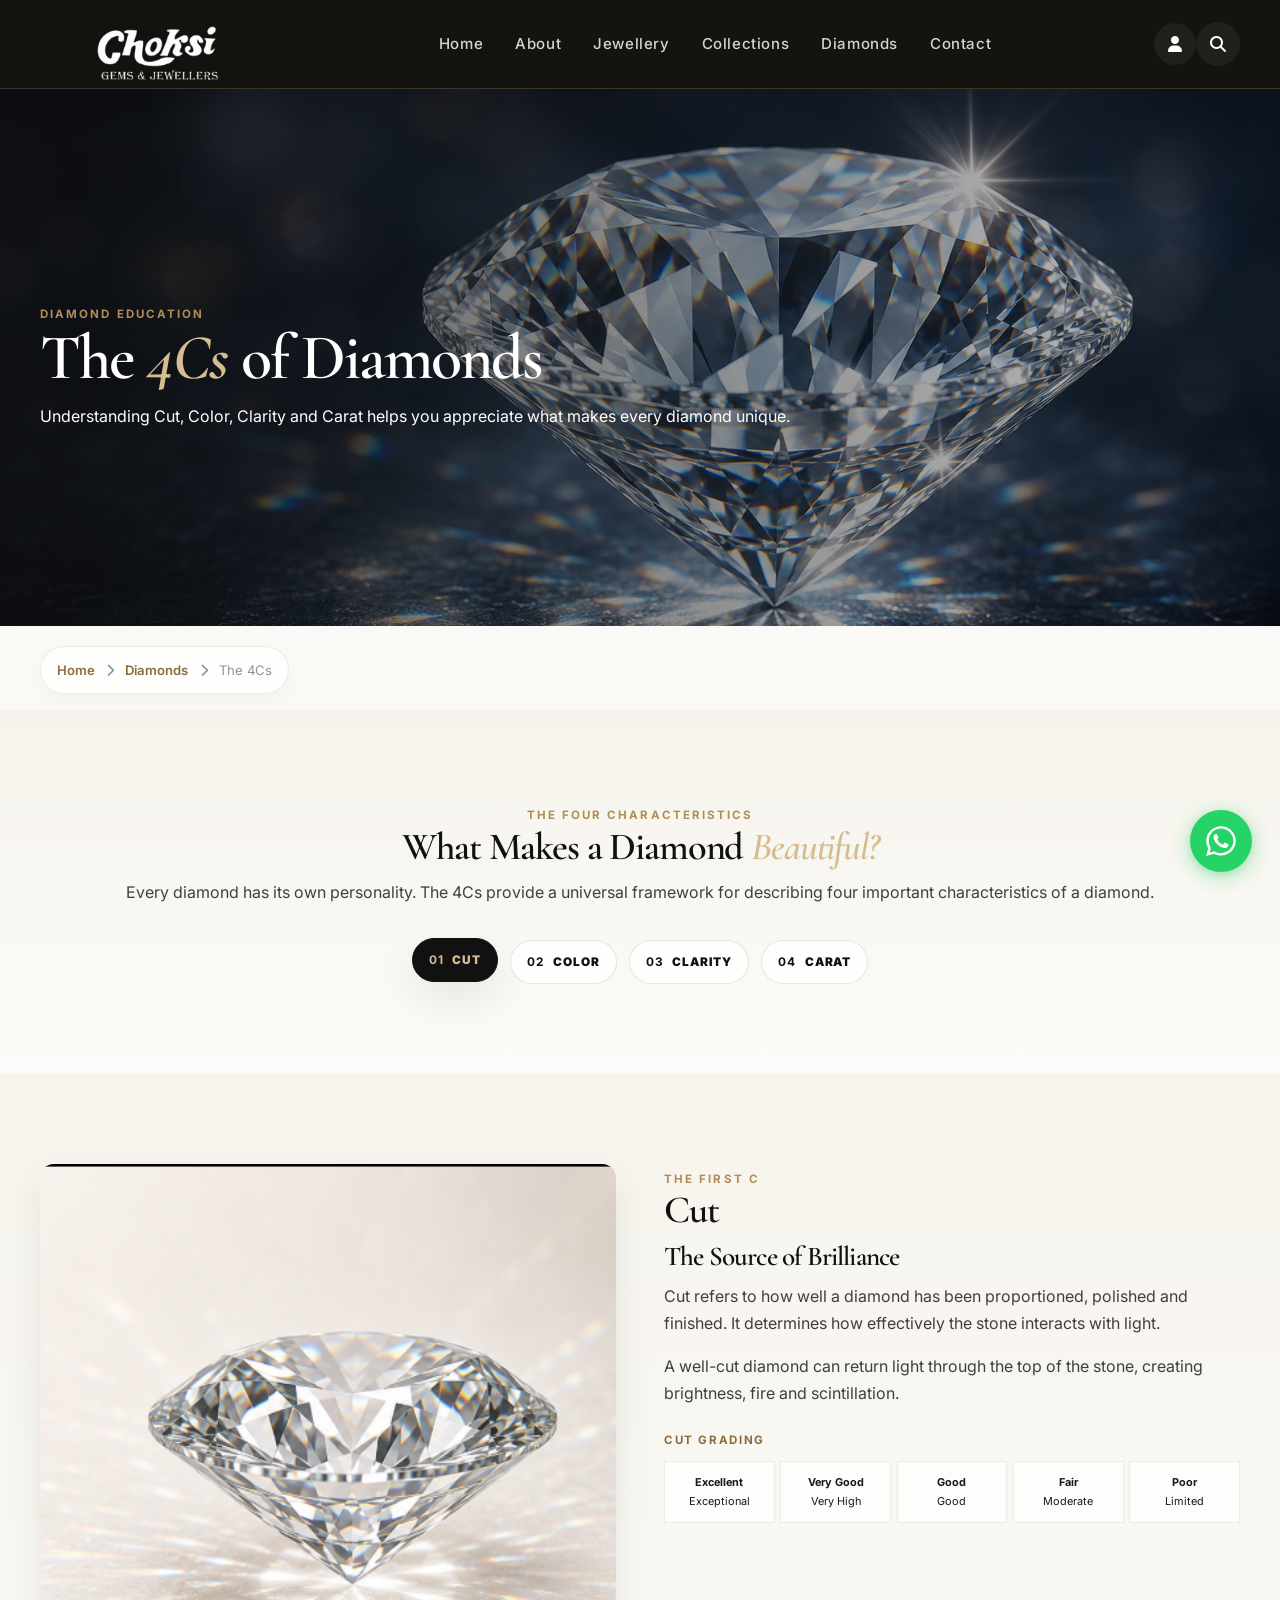
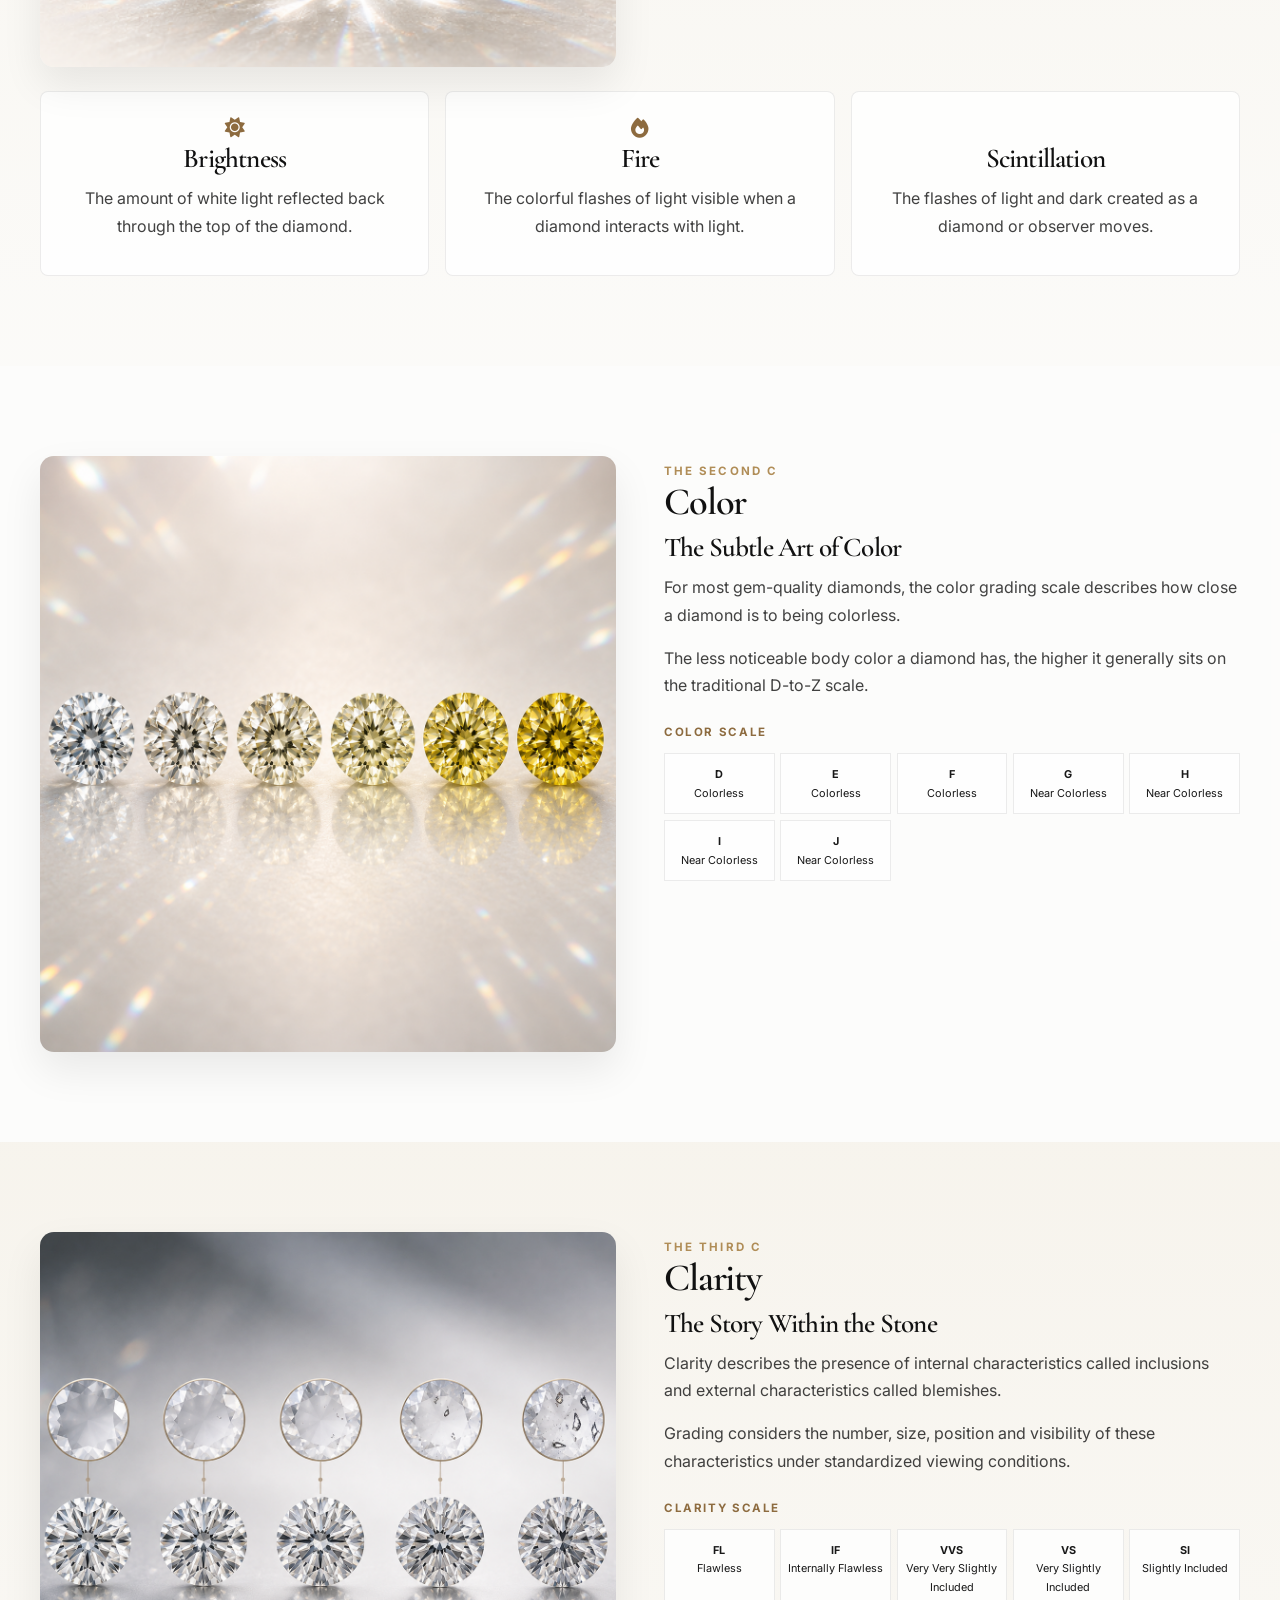
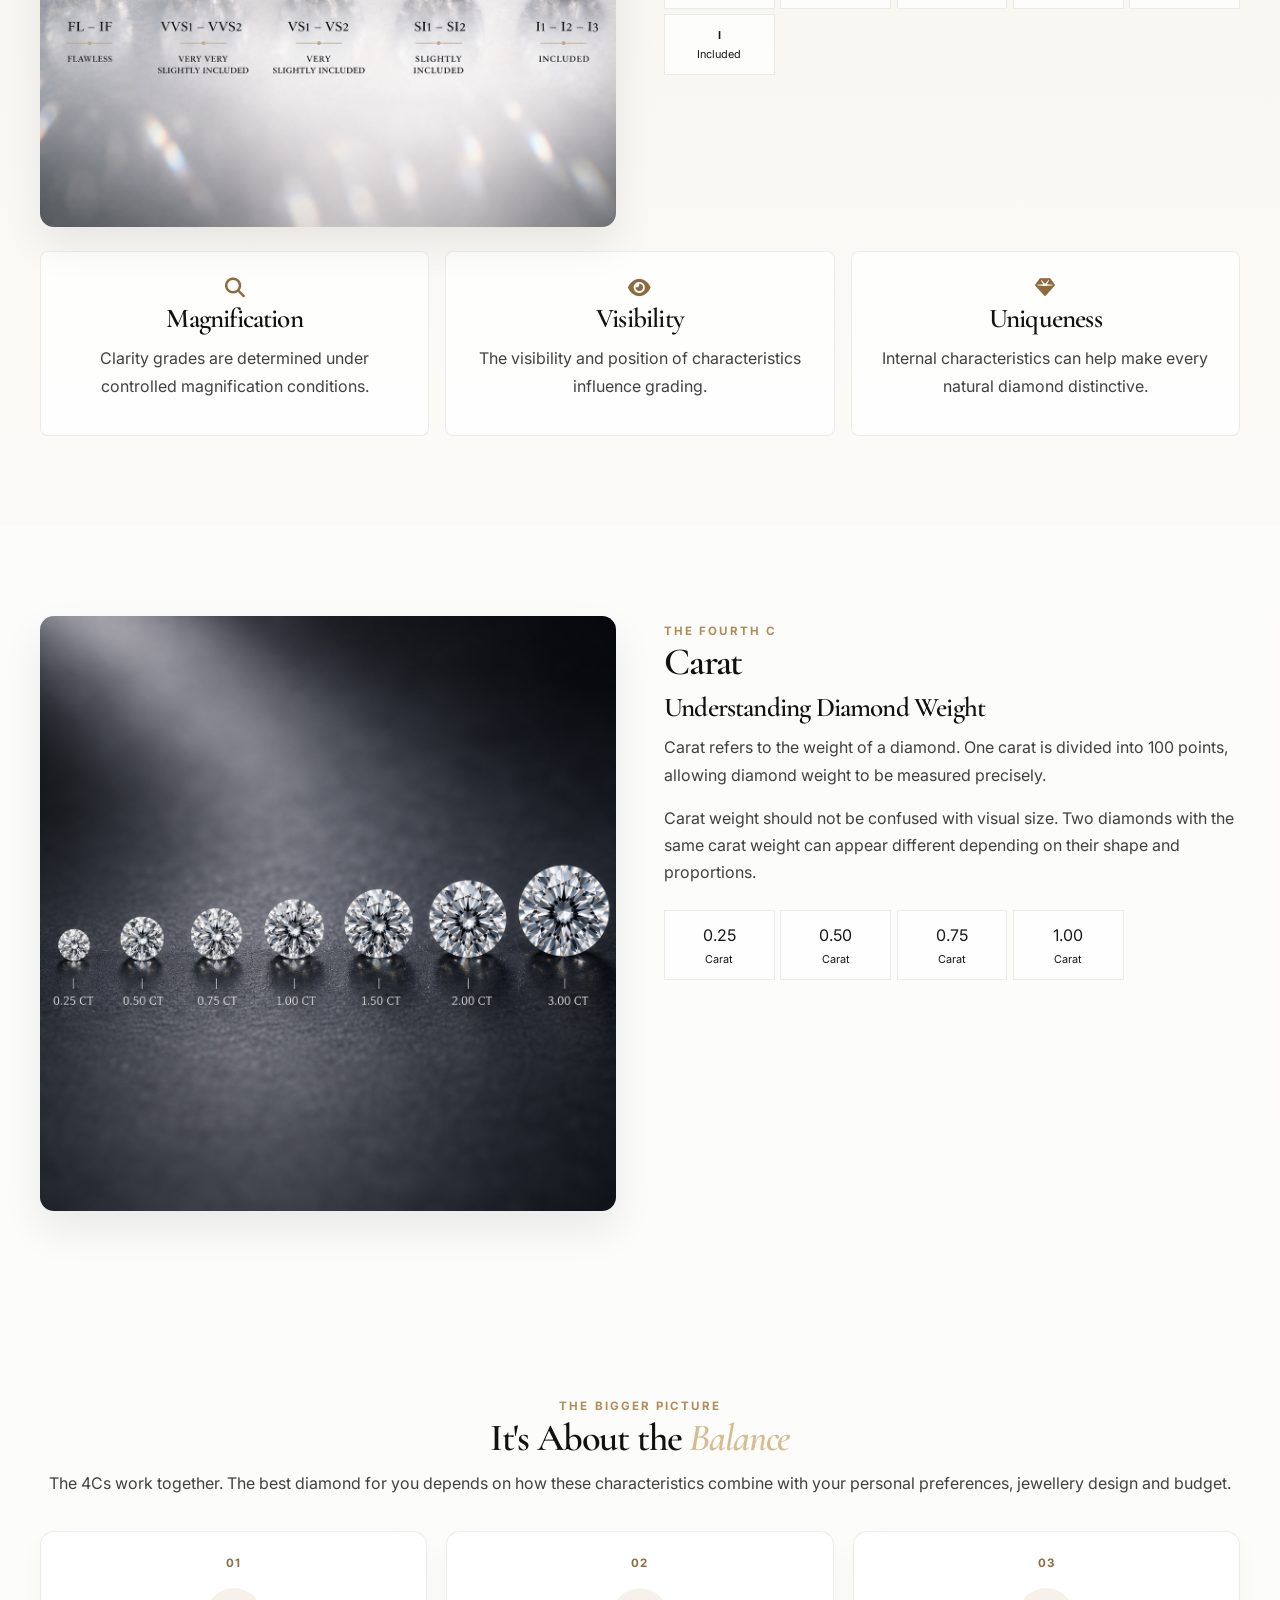
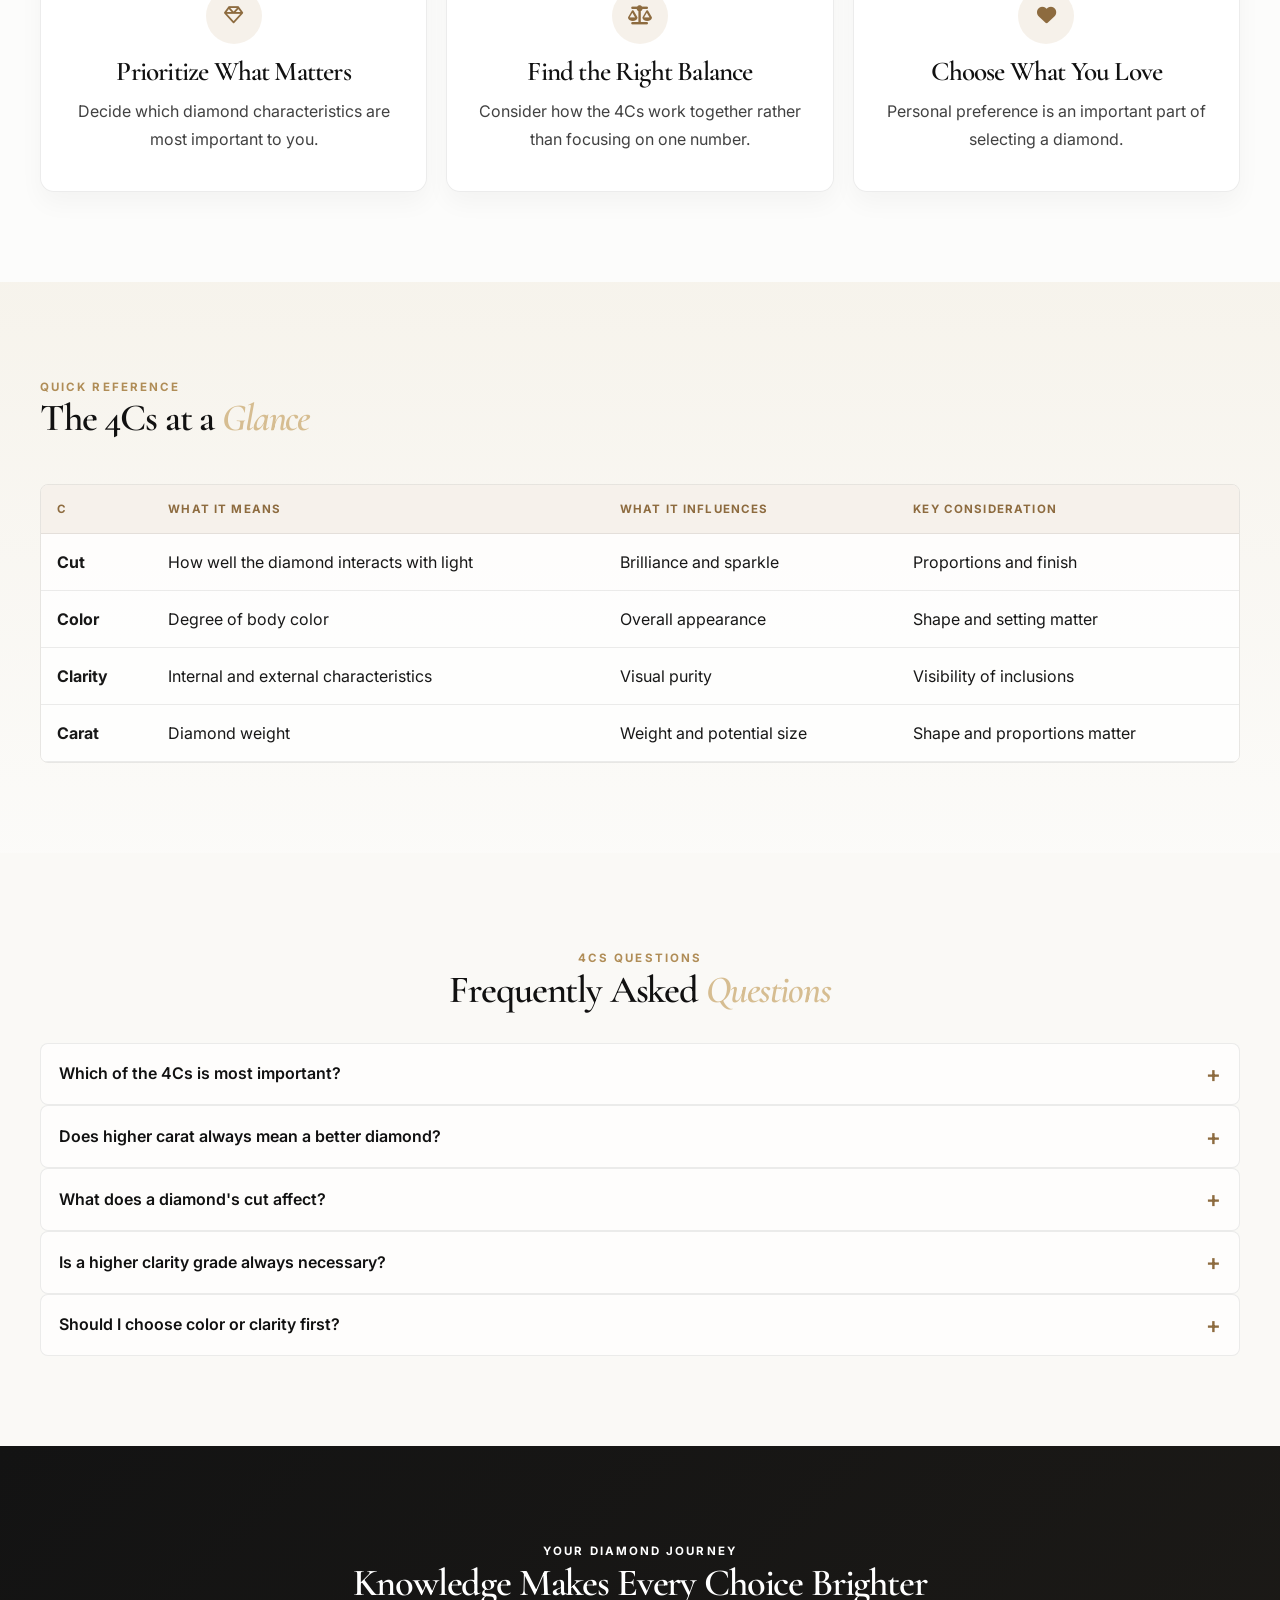
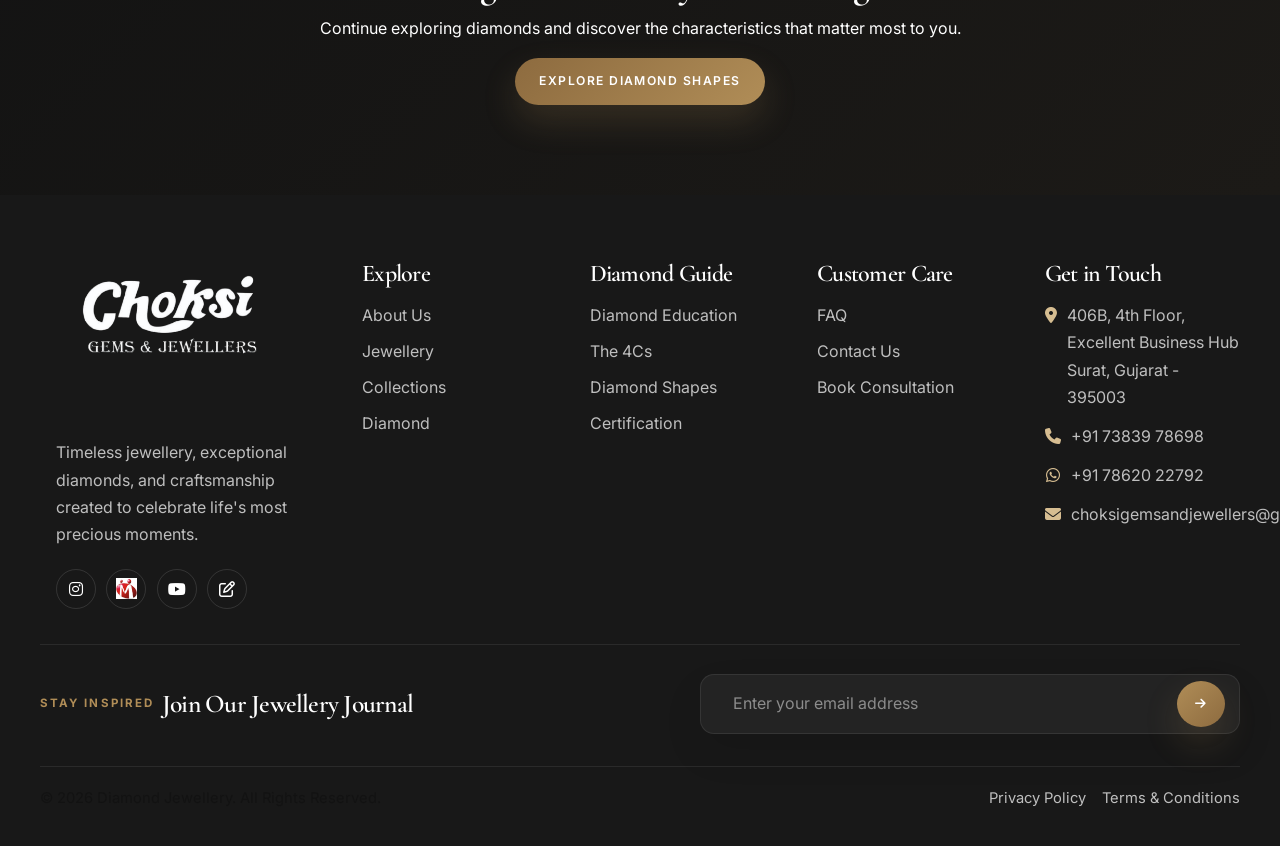
<file: 4cs.html>
<!DOCTYPE html>
<html lang="en">

<head>

    <meta charset="UTF-8">

    <meta name="viewport" content="width=device-width, initial-scale=1.0">

    <meta name="description"
        content="Learn about the 4Cs of diamonds: Cut, Color, Clarity and Carat. Understand diamond grading, quality and how each characteristic affects beauty and value.">

    <meta name="keywords"
        content="diamond 4Cs, diamond cut, diamond color, diamond clarity, diamond carat, diamond grading, diamond quality">

    <meta name="author" content="Diamond Jewellery">

    <title>
        The 4Cs of Diamonds | Diamond Jewellery
    </title>


    <!-- Google Fonts -->

    <link rel="preconnect" href="https://fonts.googleapis.com">

    <link rel="preconnect" href="https://fonts.gstatic.com" crossorigin>


    <!-- Bootstrap 5 -->
    <link href="https://cdn.jsdelivr.net/npm/bootstrap@5.3.3/dist/css/bootstrap.min.css" rel="stylesheet">
    <!-- Main CSS -->

    <link rel="stylesheet" href="css/style.css">
    <link rel="stylesheet" href="css/responsive.css">
    <link rel="stylesheet" href="css/whatsapp.css">


    <!-- Font Awesome -->

    <link rel="stylesheet" href="https://cdnjs.cloudflare.com/ajax/libs/font-awesome/6.5.2/css/all.min.css">
    <link rel="icon" type="image/x-icon" href="favicon.ico">

</head>


<body>


    <!-- =====================================================
         HEADER
    ====================================================== -->

    <header class="site-header">

        <div class="header-container">

            <!-- Logo -->
            <a href="index.html" class="logo"><img src="images/logo.png" alt="Diamond Jewellery Logo"></a>


            <!-- Desktop Navigation -->
            <nav class="main-navigation" aria-label="Main Navigation">

                <ul class="nav-list">

                    <li class="nav-item">
                        <a href="index.html" class="nav-link active">
                            Home
                        </a>
                    </li>

                    <li class="nav-item">
                        <a href="about.html" class="nav-link">
                            About
                        </a>
                    </li>


                    <!-- Jewellery Dropdown -->
                    <li class="nav-item dropdown">

                        <a href="jewellery.html" class="nav-link">
                            Jewellery
                            <!-- <i class="fa-solid fa-chevron-down"></i> -->
                        </a>

                        <!-- <div class="dropdown-menu">

                            <a href="jewellery.html#rings">
                                <i class="fa-regular fa-gem"></i>
                                Rings
                            </a>

                            <a href="jewellery.html#earrings">
                                <i class="fa-regular fa-gem"></i>
                                Earrings
                            </a>

                            <a href="jewellery.html#necklaces">
                                <i class="fa-regular fa-gem"></i>
                                Necklaces
                            </a>

                            <a href="jewellery.html#bracelets">
                                <i class="fa-regular fa-gem"></i>
                                Bracelets
                            </a>

                            <a href="jewellery.html#pendants">
                                <i class="fa-regular fa-gem"></i>
                                Pendants
                            </a>

                            <a href="jewellery.html#bridal">
                                <i class="fa-regular fa-gem"></i>
                                Bridal Jewellery
                            </a>

                        </div> -->

                    </li>


                    <!-- Collections Dropdown -->
                    <li class="nav-item dropdown">

                        <a href="collections.html" class="nav-link">
                            Collections
                            <!-- <i class="fa-solid fa-chevron-down"></i> -->
                        </a>

                        <!-- <div class="dropdown-menu">

                            <a href="collections.html#bridal">
                                Bridal Collection
                            </a>

                            <a href="collections.html#solitaire">
                                Solitaire Collection
                            </a>

                            <a href="collections.html#classic">
                                Classic Collection
                            </a>

                            <a href="collections.html#modern">
                                Modern Collection
                            </a>

                            <a href="collections.html#luxury">
                                Luxury Collection
                            </a>

                        </div> -->

                    </li>


                    <!-- Diamonds Dropdown -->
                    <li class="nav-item dropdown">

                        <a href="diamonds.html" class="nav-link">
                            Diamonds
                            <!-- <i class="fa-solid fa-chevron-down"></i> -->
                        </a>
                        <!-- 
                        <div class="dropdown-menu">

                            <a href="diamonds.html">
                                Diamond Education
                            </a>

                            <a href="4cs.html">
                                The 4Cs
                            </a>

                            <a href="diamond-shapes.html">
                                Diamond Shapes
                            </a>

                            <a href="diamond-guide.html">
                                Diamond Buying Guide
                            </a>

                            <a href="certification.html">
                                Certification
                            </a>

                        </div> -->

                    </li>


                    <li class="nav-item">
                        <a href="contact.html" class="nav-link">
                            Contact
                        </a>
                    </li>

                </ul>

            </nav>


            <!-- Header Actions -->
            <div class="header-actions">

                <button class="header-action search-button" aria-label="Search">
                    <i class="fa-solid fa-magnifying-glass"></i>
                </button>

                <!-- Mobile Menu Button -->
                <button class="mobile-menu-button" aria-label="Open navigation menu">
                    <i class="fa-solid fa-bars"></i>
                </button>

            </div>

        </div>

    </header>


    <!-- =====================================================
         MAIN
    ====================================================== -->

    <main>


        <!-- =================================================
             PAGE HERO
        ================================================== -->

        <section class="page-hero four-cs-page-hero">


            <div class="page-hero-image">

                <img src="images/4cs-hero.png" alt="Diamond showing brilliance and facets">

            </div>


            <div class="page-hero-overlay"></div>


            <div class="page-hero-content">

                <span class="section-label">
                    DIAMOND EDUCATION
                </span>


                <h1>

                    The
                    <span>4Cs</span>
                    of Diamonds

                </h1>


                <p>

                    Understanding Cut, Color, Clarity and Carat
                    helps you appreciate what makes every diamond
                    unique.

                </p>

            </div>

        </section>


        <!-- =================================================
             BREADCRUMB
        ================================================== -->

        <div class="breadcrumb-container">

            <nav class="breadcrumb" aria-label="Breadcrumb">

                <a href="index.html">
                    Home
                </a>

                <span>

                    <i class="fa-solid fa-chevron-right"></i>

                </span>


                <a href="diamonds.html">
                    Diamonds
                </a>


                <span>

                    <i class="fa-solid fa-chevron-right"></i>

                </span>


                <span>
                    The 4Cs
                </span>

            </nav>

        </div>


        <!-- =================================================
             INTRODUCTION
        ================================================== -->

        <section class="four-cs-intro-section">

            <div class="section-container">


                <div class="section-heading centered">

                    <span class="section-label">
                        THE FOUR CHARACTERISTICS
                    </span>


                    <h2>

                        What Makes a Diamond
                        <span>Beautiful?</span>

                    </h2>


                    <p>

                        Every diamond has its own personality.
                        The 4Cs provide a universal framework
                        for describing four important characteristics
                        of a diamond.

                    </p>

                </div>


                <!-- 4Cs Navigation -->

                <div class="four-cs-navigation">

                    <a href="#cut" class="four-c-nav-item active">

                        <span>
                            01
                        </span>

                        <strong>
                            Cut
                        </strong>

                    </a>


                    <a href="#color" class="four-c-nav-item">

                        <span>
                            02
                        </span>

                        <strong>
                            Color
                        </strong>

                    </a>


                    <a href="#clarity" class="four-c-nav-item">

                        <span>
                            03
                        </span>

                        <strong>
                            Clarity
                        </strong>

                    </a>


                    <a href="#carat" class="four-c-nav-item">

                        <span>
                            04
                        </span>

                        <strong>
                            Carat
                        </strong>

                    </a>

                </div>

            </div>

        </section>


        <!-- =================================================
             01 CUT
        ================================================== -->

        <section class="four-c-detail-section" id="cut">


            <div class="section-container">


                <div class="four-c-detail-grid">


                    <!-- Image -->

                    <div class="four-c-detail-image">

                        <img src="images/diamond-cut.png" alt="Diamond cut and facets">

                        <span class="four-c-number">
                            01
                        </span>

                    </div>


                    <!-- Content -->

                    <div class="four-c-detail-content">


                        <span class="section-label">
                            THE FIRST C
                        </span>


                        <h2>
                            <span>Cut</span>
                        </h2>


                        <h3>
                            The Source of Brilliance
                        </h3>


                        <p>

                            Cut refers to how well a diamond has
                            been proportioned, polished and finished.
                            It determines how effectively the stone
                            interacts with light.

                        </p>


                        <p>

                            A well-cut diamond can return light
                            through the top of the stone, creating
                            brightness, fire and scintillation.

                        </p>


                        <!-- Cut Qualities -->

                        <div class="grading-scale cut-scale">


                            <div class="scale-title">

                                <span>
                                    CUT GRADING
                                </span>

                            </div>


                            <div class="scale-items">


                                <div class="scale-item excellent">

                                    <strong>
                                        Excellent
                                    </strong>

                                    <span>
                                        Exceptional
                                    </span>

                                </div>


                                <div class="scale-item">

                                    <strong>
                                        Very Good
                                    </strong>

                                    <span>
                                        Very High
                                    </span>

                                </div>


                                <div class="scale-item">

                                    <strong>
                                        Good
                                    </strong>

                                    <span>
                                        Good
                                    </span>

                                </div>


                                <div class="scale-item">

                                    <strong>
                                        Fair
                                    </strong>

                                    <span>
                                        Moderate
                                    </span>

                                </div>


                                <div class="scale-item">

                                    <strong>
                                        Poor
                                    </strong>

                                    <span>
                                        Limited
                                    </span>

                                </div>

                            </div>

                        </div>


                        <!-- <a href="diamond-guide.html" class="text-link">

                            Learn How to Choose Cut

                            <i class="fa-solid fa-arrow-right"></i>

                        </a> -->

                    </div>

                </div>


                <!-- Cut Details -->

                <div class="four-c-info-grid">


                    <article class="four-c-info-card">

                        <div class="info-icon">

                            <i class="fa-solid fa-sun"></i>

                        </div>

                        <h3>
                            Brightness
                        </h3>

                        <p>
                            The amount of white light reflected
                            back through the top of the diamond.
                        </p>

                    </article>


                    <article class="four-c-info-card">

                        <div class="info-icon">

                            <i class="fa-solid fa-fire"></i>

                        </div>

                        <h3>
                            Fire
                        </h3>

                        <p>
                            The colorful flashes of light visible
                            when a diamond interacts with light.
                        </p>

                    </article>


                    <article class="four-c-info-card">

                        <div class="info-icon">

                            <i class="fa-solid fa-sparkles"></i>

                        </div>

                        <h3>
                            Scintillation
                        </h3>

                        <p>
                            The flashes of light and dark created
                            as a diamond or observer moves.
                        </p>

                    </article>

                </div>

            </div>

        </section>


        <!-- =================================================
             02 COLOR
        ================================================== -->

        <section class="four-c-detail-section alternate" id="color">


            <div class="section-container">


                <div class="four-c-detail-grid reverse">


                    <!-- Image -->

                    <div class="four-c-detail-image">

                        <img src="images/diamond-color.png" alt="Diamond color comparison">

                        <span class="four-c-number">
                            02
                        </span>

                    </div>


                    <!-- Content -->

                    <div class="four-c-detail-content">


                        <span class="section-label">
                            THE SECOND C
                        </span>


                        <h2>
                            <span>Color</span>
                        </h2>


                        <h3>
                            The Subtle Art of Color
                        </h3>


                        <p>

                            For most gem-quality diamonds, the
                            color grading scale describes how
                            close a diamond is to being colorless.

                        </p>


                        <p>

                            The less noticeable body color a
                            diamond has, the higher it generally
                            sits on the traditional D-to-Z scale.

                        </p>


                        <!-- Color Scale -->

                        <div class="grading-scale color-scale">


                            <div class="scale-title">

                                <span>
                                    COLOR SCALE
                                </span>

                            </div>


                            <div class="color-spectrum">


                                <div class="color-grade grade-d">

                                    <strong>
                                        D
                                    </strong>

                                    <span>
                                        Colorless
                                    </span>

                                </div>


                                <div class="color-grade grade-e">

                                    <strong>
                                        E
                                    </strong>

                                    <span>
                                        Colorless
                                    </span>

                                </div>


                                <div class="color-grade grade-f">

                                    <strong>
                                        F
                                    </strong>

                                    <span>
                                        Colorless
                                    </span>

                                </div>


                                <div class="color-grade grade-g">

                                    <strong>
                                        G
                                    </strong>

                                    <span>
                                        Near Colorless
                                    </span>

                                </div>


                                <div class="color-grade grade-h">

                                    <strong>
                                        H
                                    </strong>

                                    <span>
                                        Near Colorless
                                    </span>

                                </div>


                                <div class="color-grade grade-i">

                                    <strong>
                                        I
                                    </strong>

                                    <span>
                                        Near Colorless
                                    </span>

                                </div>


                                <div class="color-grade grade-j">

                                    <strong>
                                        J
                                    </strong>

                                    <span>
                                        Near Colorless
                                    </span>

                                </div>

                            </div>

                        </div>

                        <!-- 
                        <a href="diamond-guide.html" class="text-link">

                            Explore Diamond Color

                            <i class="fa-solid fa-arrow-right"></i>

                        </a> -->

                    </div>

                </div>


                <!-- Color Information -->

                <!-- <div class="color-information">


                    <div class="color-info-image">

                        <img src="assets/images/color-comparison.jpg" alt="Diamond color comparison">

                    </div>


                    <div class="color-info-content">

                        <span class="section-label">
                            WHY COLOR MATTERS
                        </span>

                        <h3>
                            Finding the Right
                            <span>Balance</span>
                        </h3>

                        <p>

                            The ideal color grade depends on the
                            diamond shape, setting metal and your
                            personal preference.

                        </p>


                        <ul>

                            <li>

                                <i class="fa-solid fa-check"></i>

                                Colorless grades offer a very
                                crisp appearance.

                            </li>


                            <li>

                                <i class="fa-solid fa-check"></i>

                                Near-colorless grades can offer
                                excellent visual beauty.

                            </li>


                            <li>

                                <i class="fa-solid fa-check"></i>

                                Different shapes can show color
                                differently.

                            </li>

                        </ul>

                    </div>

                </div> -->

            </div>

        </section>


        <!-- =================================================
             03 CLARITY
        ================================================== -->

        <section class="four-c-detail-section" id="clarity">


            <div class="section-container">


                <div class="four-c-detail-grid">


                    <!-- Image -->

                    <div class="four-c-detail-image">

                        <img src="images/diamond-clarity.png" alt="Diamond clarity and inclusions">

                        <span class="four-c-number">
                            03
                        </span>

                    </div>


                    <!-- Content -->

                    <div class="four-c-detail-content">


                        <span class="section-label">
                            THE THIRD C
                        </span>


                        <h2>
                            <span>Clarity</span>
                        </h2>


                        <h3>
                            The Story Within the Stone
                        </h3>


                        <p>

                            Clarity describes the presence of
                            internal characteristics called
                            inclusions and external characteristics
                            called blemishes.

                        </p>


                        <p>

                            Grading considers the number, size,
                            position and visibility of these
                            characteristics under standardized
                            viewing conditions.

                        </p>


                        <!-- Clarity Scale -->

                        <div class="grading-scale clarity-scale">


                            <div class="scale-title">

                                <span>
                                    CLARITY SCALE
                                </span>

                            </div>


                            <div class="clarity-scale-items">


                                <div class="clarity-grade">

                                    <strong>
                                        FL
                                    </strong>

                                    <span>
                                        Flawless
                                    </span>

                                </div>


                                <div class="clarity-grade">

                                    <strong>
                                        IF
                                    </strong>

                                    <span>
                                        Internally Flawless
                                    </span>

                                </div>


                                <div class="clarity-grade">

                                    <strong>
                                        VVS
                                    </strong>

                                    <span>
                                        Very Very Slightly Included
                                    </span>

                                </div>


                                <div class="clarity-grade">

                                    <strong>
                                        VS
                                    </strong>

                                    <span>
                                        Very Slightly Included
                                    </span>

                                </div>


                                <div class="clarity-grade">

                                    <strong>
                                        SI
                                    </strong>

                                    <span>
                                        Slightly Included
                                    </span>

                                </div>


                                <div class="clarity-grade">

                                    <strong>
                                        I
                                    </strong>

                                    <span>
                                        Included
                                    </span>

                                </div>

                            </div>

                        </div>


                        <!-- <a href="diamond-guide.html" class="text-link">

                            Understand Clarity

                            <i class="fa-solid fa-arrow-right"></i>

                        </a> -->

                    </div>

                </div>


                <!-- Clarity Features -->

                <div class="clarity-feature-grid">


                    <article class="clarity-feature">

                        <div class="clarity-feature-icon">

                            <i class="fa-solid fa-magnifying-glass"></i>

                        </div>

                        <h3>
                            Magnification
                        </h3>

                        <p>
                            Clarity grades are determined under
                            controlled magnification conditions.
                        </p>

                    </article>


                    <article class="clarity-feature">

                        <div class="clarity-feature-icon">

                            <i class="fa-solid fa-eye"></i>

                        </div>

                        <h3>
                            Visibility
                        </h3>

                        <p>
                            The visibility and position of
                            characteristics influence grading.
                        </p>

                    </article>


                    <article class="clarity-feature">

                        <div class="clarity-feature-icon">

                            <i class="fa-solid fa-gem"></i>

                        </div>

                        <h3>
                            Uniqueness
                        </h3>

                        <p>
                            Internal characteristics can help
                            make every natural diamond distinctive.
                        </p>

                    </article>

                </div>

            </div>

        </section>


        <!-- =================================================
             04 CARAT
        ================================================== -->

        <section class="four-c-detail-section alternate" id="carat">


            <div class="section-container">


                <div class="four-c-detail-grid reverse">


                    <!-- Image -->

                    <div class="four-c-detail-image">

                        <img src="images/diamond-carat.png" alt="Diamond carat weight">

                        <span class="four-c-number">
                            04
                        </span>

                    </div>


                    <!-- Content -->

                    <div class="four-c-detail-content">


                        <span class="section-label">
                            THE FOURTH C
                        </span>


                        <h2>
                            <span>Carat</span>
                        </h2>


                        <h3>
                            Understanding Diamond Weight
                        </h3>


                        <p>

                            Carat refers to the weight of a diamond.
                            One carat is divided into 100 points,
                            allowing diamond weight to be measured
                            precisely.

                        </p>


                        <p>

                            Carat weight should not be confused
                            with visual size. Two diamonds with the
                            same carat weight can appear different
                            depending on their shape and proportions.

                        </p>


                        <!-- Carat Examples -->

                        <div class="carat-examples">


                            <div class="carat-item">

                                <div class="carat-stone">
                                    0.25
                                </div>

                                <span>
                                    Carat
                                </span>

                            </div>


                            <div class="carat-item">

                                <div class="carat-stone">
                                    0.50
                                </div>

                                <span>
                                    Carat
                                </span>

                            </div>


                            <div class="carat-item">

                                <div class="carat-stone">
                                    0.75
                                </div>

                                <span>
                                    Carat
                                </span>

                            </div>


                            <div class="carat-item">

                                <div class="carat-stone">
                                    1.00
                                </div>

                                <span>
                                    Carat
                                </span>

                            </div>

                        </div>


                        <!-- <a href="diamond-guide.html" class="text-link">

                            Explore Carat Weight

                            <i class="fa-solid fa-arrow-right"></i>

                        </a> -->

                    </div>

                </div>


                <!-- Carat vs Size -->

                <!-- <div class="carat-size-section">


                    <div class="carat-size-content">

                        <span class="section-label">
                            CARAT ≠ SIZE
                        </span>


                        <h3>
                            Weight Is Only
                            <span>One Part of the Picture</span>
                        </h3>


                        <p>

                            A diamond's visible size is influenced
                            by its dimensions, shape, cut proportions
                            and how the stone is viewed.

                        </p>


                        <p>

                            This is why two diamonds with identical
                            carat weights can have noticeably
                            different appearances.

                        </p>

                    </div>


                    <div class="carat-size-image">

                        <img src="assets/images/carat-size-comparison.jpg" alt="Diamond carat size comparison">

                    </div>

                </div> -->

            </div>

        </section>


        <!-- =================================================
             4Cs BALANCE
        ================================================== -->

        <section class="four-cs-balance-section">

            <div class="section-container">


                <div class="section-heading centered">

                    <span class="section-label">
                        THE BIGGER PICTURE
                    </span>


                    <h2>

                        It's About the
                        <span>Balance</span>

                    </h2>


                    <p>

                        The 4Cs work together. The best diamond
                        for you depends on how these characteristics
                        combine with your personal preferences,
                        jewellery design and budget.

                    </p>

                </div>


                <div class="balance-grid">


                    <article class="balance-card">

                        <span>
                            01
                        </span>

                        <div class="balance-icon">

                            <i class="fa-regular fa-gem"></i>

                        </div>

                        <h3>
                            Prioritize What Matters
                        </h3>

                        <p>
                            Decide which diamond characteristics
                            are most important to you.
                        </p>

                    </article>


                    <article class="balance-card">

                        <span>
                            02
                        </span>

                        <div class="balance-icon">

                            <i class="fa-solid fa-scale-balanced"></i>

                        </div>

                        <h3>
                            Find the Right Balance
                        </h3>

                        <p>
                            Consider how the 4Cs work together
                            rather than focusing on one number.
                        </p>

                    </article>


                    <article class="balance-card">

                        <span>
                            03
                        </span>

                        <div class="balance-icon">

                            <i class="fa-solid fa-heart"></i>

                        </div>

                        <h3>
                            Choose What You Love
                        </h3>

                        <p>
                            Personal preference is an important
                            part of selecting a diamond.
                        </p>

                    </article>

                </div>

            </div>

        </section>


        <!-- =================================================
             QUICK COMPARISON
        ================================================== -->

        <section class="four-cs-comparison-section">

            <div class="section-container">


                <div class="section-heading">

                    <div>

                        <span class="section-label">
                            QUICK REFERENCE
                        </span>


                        <h2>
                            The 4Cs at a
                            <span>Glance</span>
                        </h2>

                    </div>

                </div>


                <div class="four-cs-table-wrapper">

                    <table class="four-cs-table">

                        <thead>

                            <tr>

                                <th>
                                    C
                                </th>

                                <th>
                                    What It Means
                                </th>

                                <th>
                                    What It Influences
                                </th>

                                <th>
                                    Key Consideration
                                </th>

                            </tr>

                        </thead>


                        <tbody>

                            <tr>

                                <td>

                                    <strong>
                                        Cut
                                    </strong>

                                </td>

                                <td>
                                    How well the diamond
                                    interacts with light
                                </td>

                                <td>
                                    Brilliance and sparkle
                                </td>

                                <td>
                                    Proportions and finish
                                </td>

                            </tr>


                            <tr>

                                <td>

                                    <strong>
                                        Color
                                    </strong>

                                </td>

                                <td>
                                    Degree of body color
                                </td>

                                <td>
                                    Overall appearance
                                </td>

                                <td>
                                    Shape and setting matter
                                </td>

                            </tr>


                            <tr>

                                <td>

                                    <strong>
                                        Clarity
                                    </strong>

                                </td>

                                <td>
                                    Internal and external
                                    characteristics
                                </td>

                                <td>
                                    Visual purity
                                </td>

                                <td>
                                    Visibility of inclusions
                                </td>

                            </tr>


                            <tr>

                                <td>

                                    <strong>
                                        Carat
                                    </strong>

                                </td>

                                <td>
                                    Diamond weight
                                </td>

                                <td>
                                    Weight and potential size
                                </td>

                                <td>
                                    Shape and proportions matter
                                </td>

                            </tr>

                        </tbody>

                    </table>

                </div>

            </div>

        </section>


        <!-- =================================================
             BUYING GUIDE CTA
        ================================================== -->

        <!-- <section class="four-cs-buying-section">

            <div class="section-container">


                <div class="buying-guide-grid">


                    <div class="buying-guide-image">

                        <img src="assets/images/diamond-buying-guide.jpg" alt="Diamond buying guide">

                    </div>


                    <div class="buying-guide-content">

                        <span class="section-label">
                            READY TO CHOOSE?
                        </span>


                        <h2>

                            Put the 4Cs Into
                            <span>Practice</span>

                        </h2>


                        <p>

                            Now that you understand the fundamentals,
                            explore our diamond buying guide to learn
                            how to compare diamonds and choose the
                            right stone for your jewellery.

                        </p>


                        <a href="diamond-guide.html" class="btn btn-primary">

                            Read the Diamond Guide

                            <i class="fa-solid fa-arrow-right"></i>

                        </a>

                    </div>

                </div>

            </div>

        </section> -->


        <!-- =================================================
             FAQ
        ================================================== -->

        <section class="four-cs-faq-section">

            <div class="section-container">


                <div class="section-heading centered">

                    <span class="section-label">
                        4Cs QUESTIONS
                    </span>


                    <h2>

                        Frequently Asked
                        <span>Questions</span>

                    </h2>

                </div>


                <div class="faq-list">


                    <details class="faq-item">

                        <summary>

                            Which of the 4Cs is most important?



                        </summary>


                        <p>

                            The importance of each C depends on
                            your priorities. Cut is particularly
                            important for how a diamond interacts
                            with light, while color, clarity and
                            carat contribute to its overall appearance.

                        </p>

                    </details>


                    <details class="faq-item">

                        <summary>

                            Does higher carat always mean a better diamond?



                        </summary>


                        <p>

                            No. Carat measures weight, not overall
                            quality. A smaller diamond with an
                            excellent cut can appear more brilliant
                            than a larger diamond with weaker proportions.

                        </p>

                    </details>


                    <details class="faq-item">

                        <summary>

                            What does a diamond's cut affect?



                        </summary>


                        <p>

                            Cut affects how effectively the diamond
                            reflects and returns light, influencing
                            brightness, fire and scintillation.

                        </p>

                    </details>


                    <details class="faq-item">

                        <summary>

                            Is a higher clarity grade always necessary?



                        </summary>


                        <p>

                            Not necessarily. The ideal clarity grade
                            depends on the diamond's characteristics,
                            shape and how visible its inclusions are.

                        </p>

                    </details>


                    <details class="faq-item">

                        <summary>

                            Should I choose color or clarity first?



                        </summary>


                        <p>

                            There is no universal order. Your choice
                            can depend on the diamond shape, metal,
                            desired appearance and personal priorities.

                        </p>

                    </details>

                </div>

            </div>

        </section>


        <!-- =================================================
             FINAL CTA
        ================================================== -->

        <section class="final-cta-section">

            <div class="final-cta-content">


                <span class="section-label">
                    YOUR DIAMOND JOURNEY
                </span>


                <h2>

                    Knowledge Makes
                    <span>Every Choice Brighter</span>

                </h2>


                <p>

                    Continue exploring diamonds and discover
                    the characteristics that matter most to you.

                </p>


                <div class="final-cta-buttons">


                    <a href="diamond-shapes.html" class="btn btn-primary">

                        Explore Diamond Shapes

                    </a>

                    <!-- 
                    <a href="diamond-guide.html" class="btn btn-outline">

                        Read Buying Guide

                    </a> -->

                </div>

            </div>

        </section>

    </main>


    <!-- =====================================================
         FOOTER
    ====================================================== -->

    <footer class="site-footer">

        <div class="footer-container">


            <!-- Footer Brand -->
            <div class="footer-brand">

                <a href="index.html" class="footer-logo">
                    <img src="images/logo.png" alt="Diamond Jewellery Logo">
                </a>

                <p>
                    Timeless jewellery, exceptional diamonds,
                    and craftsmanship created to celebrate
                    life's most precious moments.
                </p>


                <!-- Social Media -->
                <div class="social-links">

                    <a href="https://www.instagram.com/choksi_gems_and_jewellers?igsi=MWF3czVid2NnbDNrcA=="
                        aria-label="Instagram" target="_blank">
                        <i class="fa-brands fa-instagram"></i>
                    </a>

                    <a href="https://www.indiamart.com/choksi-gems-jewellers/?srsltid=AfmBOorEammjpuiLPltnYjoOYVojUjMAlZFIdzOosgFFlZhU5rokv1G6" aria-label="IndiaMart" target="_blank">
                        <img src="images/indiamart-logo.png" alt="">
                    </a>

                    <a href="https://www.youtube.com/@ChoksiGemsandjewellers" aria-label="YouTube" target="_blank">
                        <i class="fa-brands fa-youtube"></i>
                    </a>

                    <a href="https://in1575732655gpdf.trustpass.alibaba.com/index.html?spm=a2700.shop_pl.88.13.4746b379VX7BGK" aria-label="Website" target="_blank">
                        <i class="fa-regular fa-pen-to-square"></i>
                    </a>

                </div>

            </div>


            <!-- Quick Links -->
            <div class="footer-column">

                <h3>Explore</h3>

                <ul>

                    <li>
                        <a href="about.html">About Us</a>
                    </li>

                    <li>
                        <a href="jewellery.html">Jewellery</a>
                    </li>

                    <li>
                        <a href="collections.html">Collections</a>
                    </li>

                    <li>
                        <a href="diamonds.html">Diamond</a>
                    </li>
                </ul>

            </div>


            <!-- Diamond Education -->
            <div class="footer-column">

                <h3>Diamond Guide</h3>

                <ul>

                    <li>
                        <a href="diamonds.html">
                            Diamond Education
                        </a>
                    </li>

                    <li>
                        <a href="4cs.html">
                            The 4Cs
                        </a>
                    </li>

                    <li>
                        <a href="diamond-shapes.html">
                            Diamond Shapes
                        </a>
                    </li>
                    <!-- 
                    <li>
                        <a href="diamond-guide.html">
                            Buying Guide
                        </a>
                    </li> -->

                    <li>
                        <a href="certification.html">
                            Certification
                        </a>
                    </li>

                </ul>

            </div>


            <!-- Customer Care -->
            <div class="footer-column">

                <h3>Customer Care</h3>

                <ul>
                    <li>
                        <a href="faq.html">
                            FAQ
                        </a>
                    </li>

                    <li>
                        <a href="contact.html">
                            Contact Us
                        </a>
                    </li>

                    <li>
                        <a href="contact.html">
                            Book Consultation
                        </a>
                    </li>

                </ul>

            </div>


            <!-- Contact -->
            <div class="footer-column footer-contact">

                <h3>Get in Touch</h3>

                <address>

                    <p>
                        <i class="fa-solid fa-location-dot"></i>
                        <a href="https://www.google.com/maps/search/?api=1&query=406B,+4th+Floor,+Excellent+Business+Hub,+Surat,+Gujarat+395003"
                            target="_blank" rel="noopener noreferrer">
                            406B, 4th Floor, Excellent Business Hub
                            Surat, Gujarat - 395003
                        </a>
                    </p>

                    <p>
                        <i class="fa-solid fa-phone"></i>

                        <a href="tel:+917383978698">
                            +91 73839 78698
                        </a>
                    </p>

                    <p>
                        <i class="fa-brands fa-whatsapp"></i>

                        <a href="tel:+917862022792">
                            +91 78620 22792
                        </a>
                    </p>

                    <p>
                        <i class="fa-solid fa-envelope"></i>

                        <a href="mailto:donixx925@gmail.com">
                            choksigemsandjewellers@gmail.com
                        </a>
                    </p>

                </address>

            </div>

        </div>


        <!-- Newsletter -->
        <div class="footer-newsletter">

            <div class="d-flex gap-2">

                <span class="section-label">
                    STAY INSPIRED
                </span>

                <h3>
                    Join Our Jewellery Journal
                </h3>

            </div>


            <form class="newsletter-form">

                <label for="newsletter-email" class="sr-only">
                    Email Address
                </label>

                <input type="email" id="newsletter-email" name="email" placeholder="Enter your email address" required>

                <button type="submit" aria-label="Subscribe">
                    <i class="fa-solid fa-arrow-right"></i>
                </button>

            </form>

        </div>


        <!-- Footer Bottom -->
        <div class="footer-bottom">

            <p>
                &copy; 2026 Diamond Jewellery.
                All Rights Reserved.
            </p>

            <div class="footer-legal">

                <a href="#">
                    Privacy Policy
                </a>

                <a href="#">
                    Terms & Conditions
                </a>
            </div>

        </div>

    </footer>


    <!-- =====================================================
         SEARCH OVERLAY
    ====================================================== -->

    <div class="search-overlay">


        <button class="search-close" aria-label="Close search">

            <i class="fa-solid fa-xmark"></i>

        </button>


        <div class="search-container">


            <span class="section-label">
                SEARCH
            </span>


            <h2>

                What are you
                <span>looking for?</span>

            </h2>


            <form class="search-form">


                <input type="search" placeholder="Search diamonds, jewellery, guides..." aria-label="Search">


                <button type="submit" aria-label="Submit search">

                    <i class="fa-solid fa-magnifying-glass"></i>

                </button>


            </form>

        </div>

    </div>


    <!-- JavaScript -->

    <script src="https://cdn.jsdelivr.net/npm/bootstrap@5.3.3/dist/js/bootstrap.bundle.min.js"></script>
    <script src="js/script.js"></script>
    <script src="js/whatsapp.js"></script>

</body>

</html>
</file>
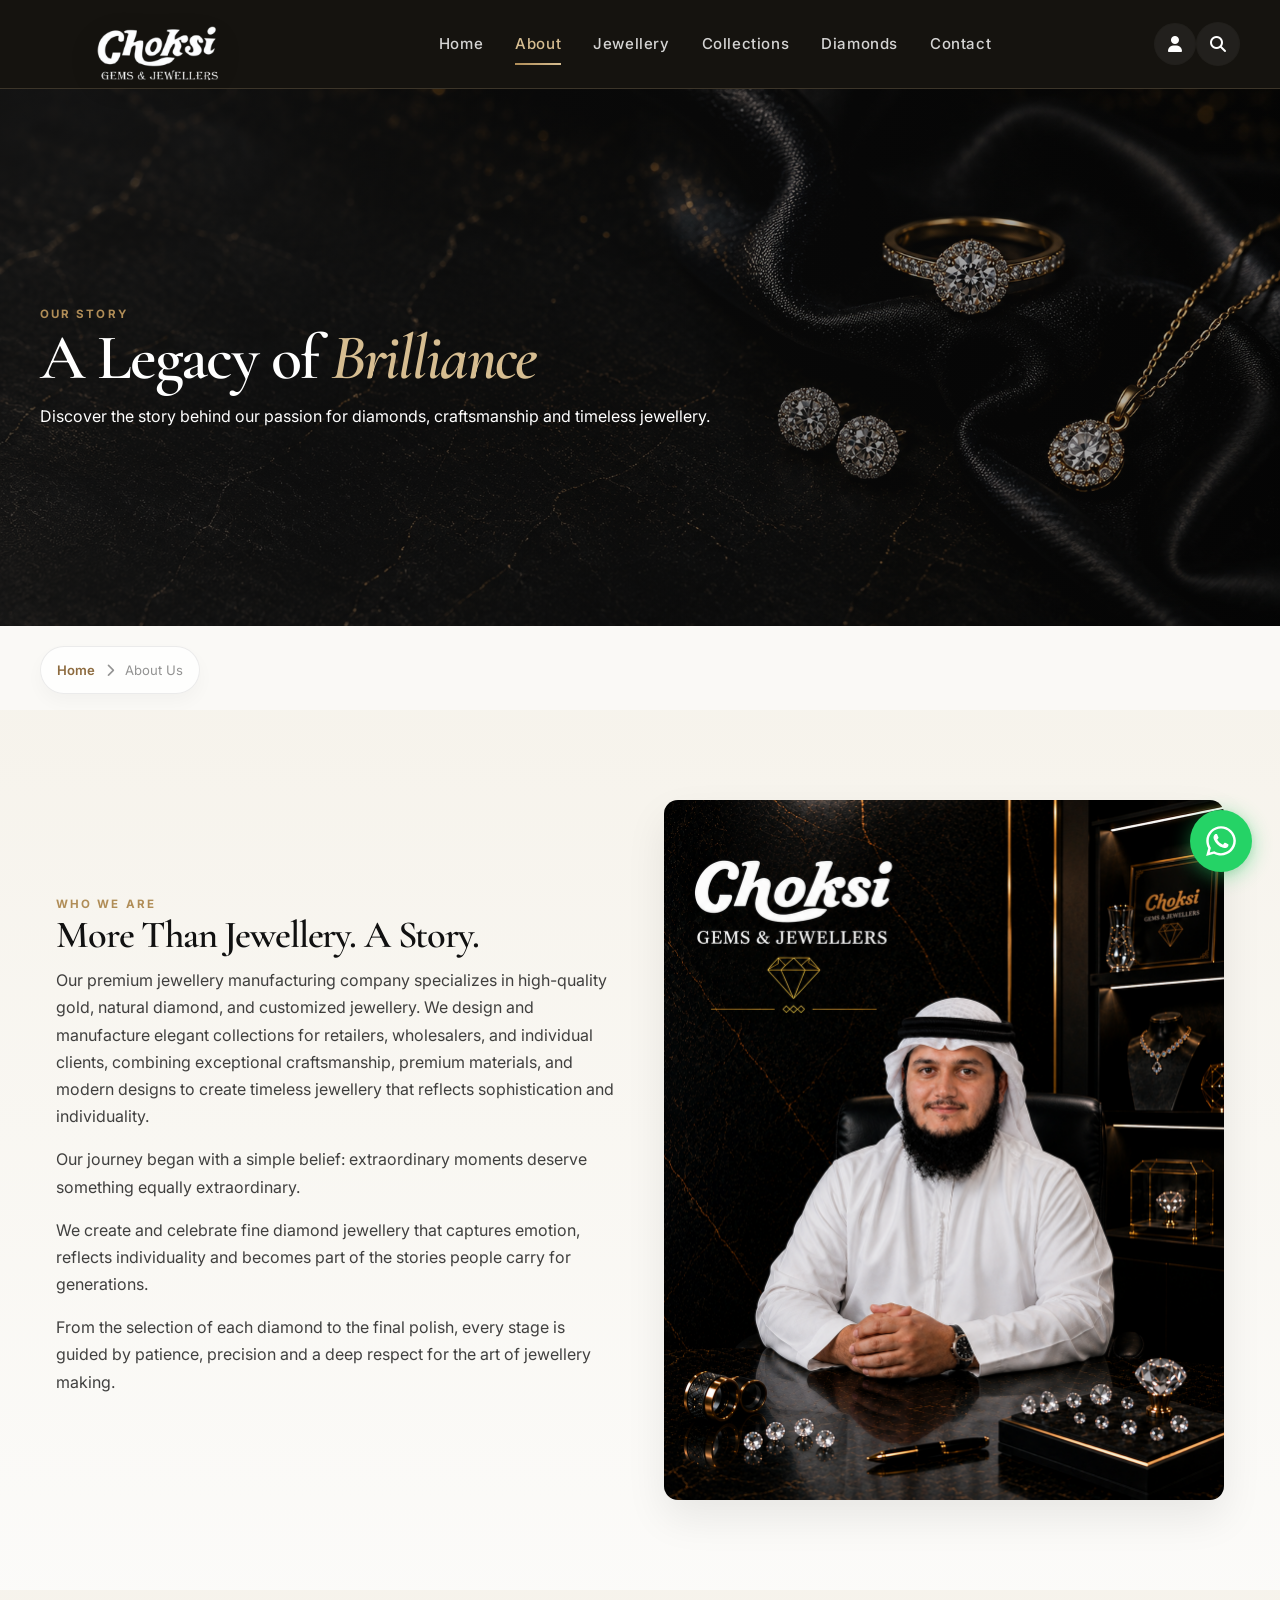
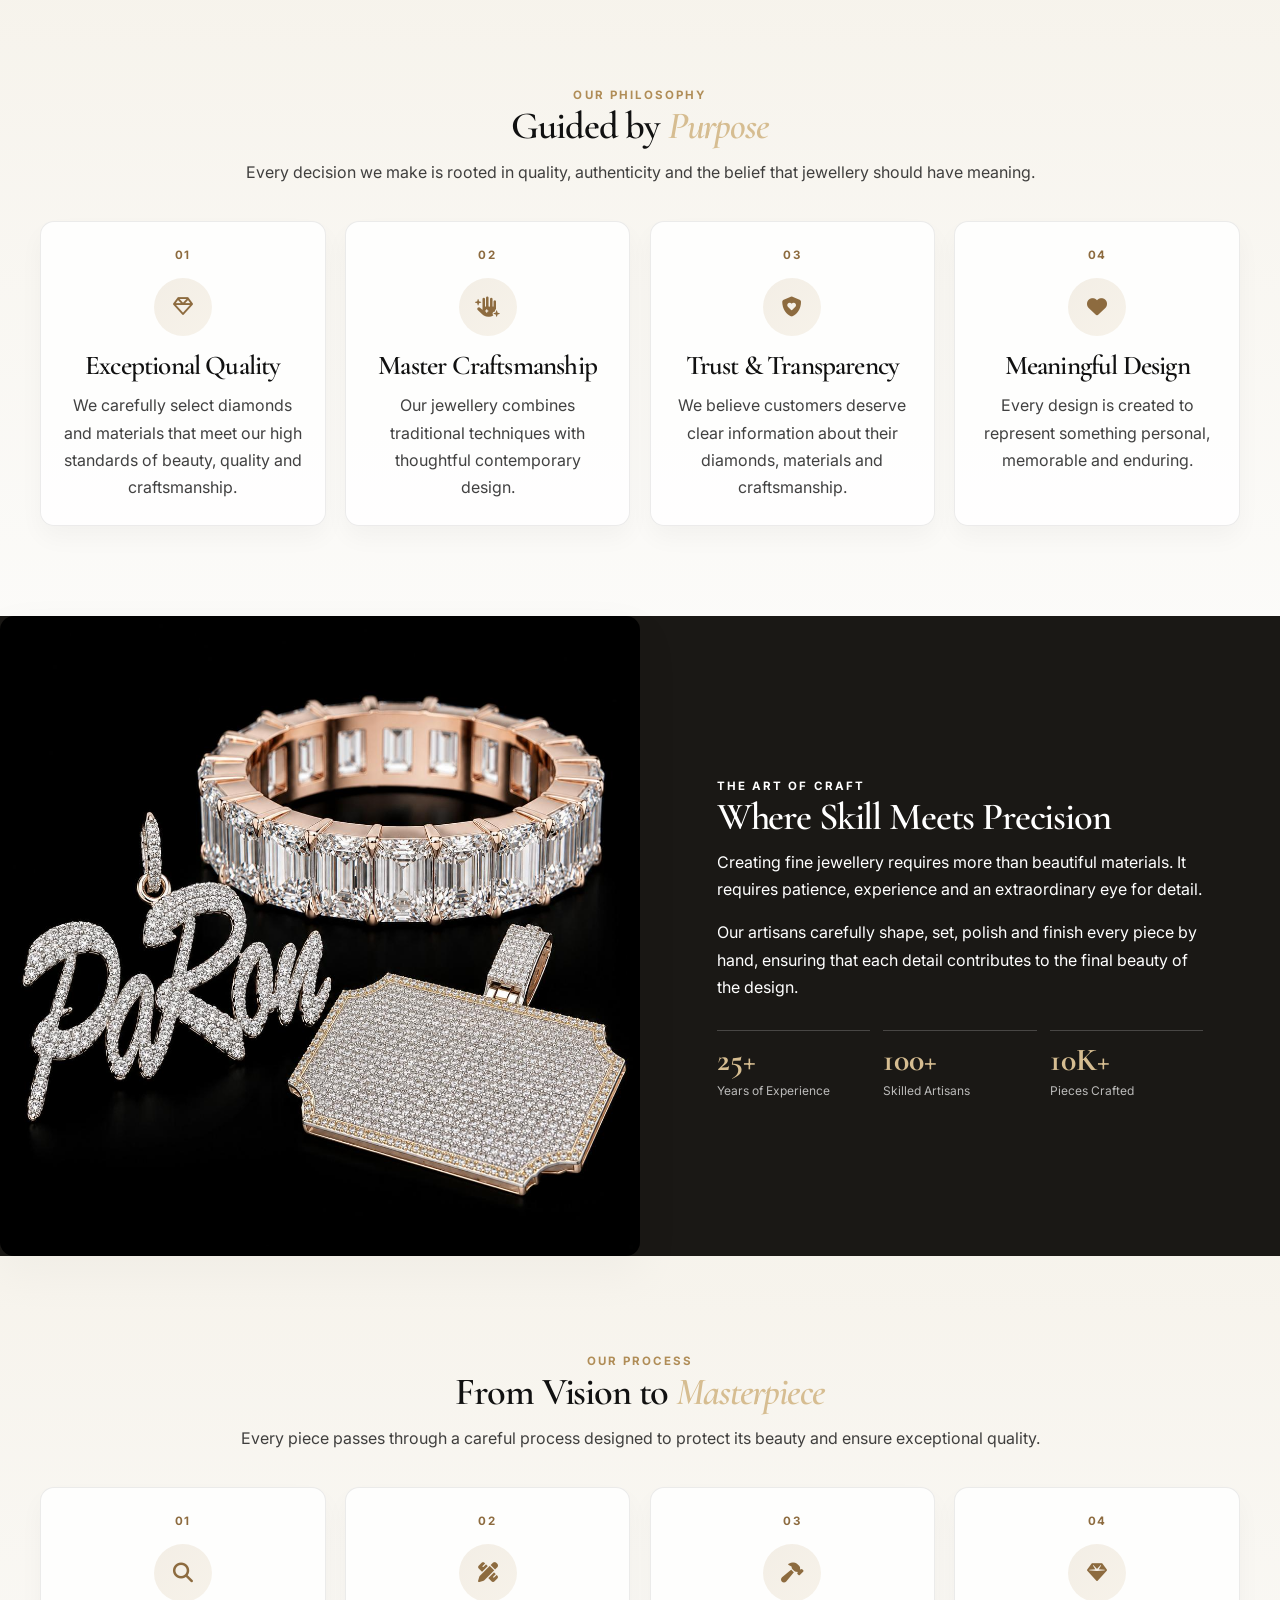
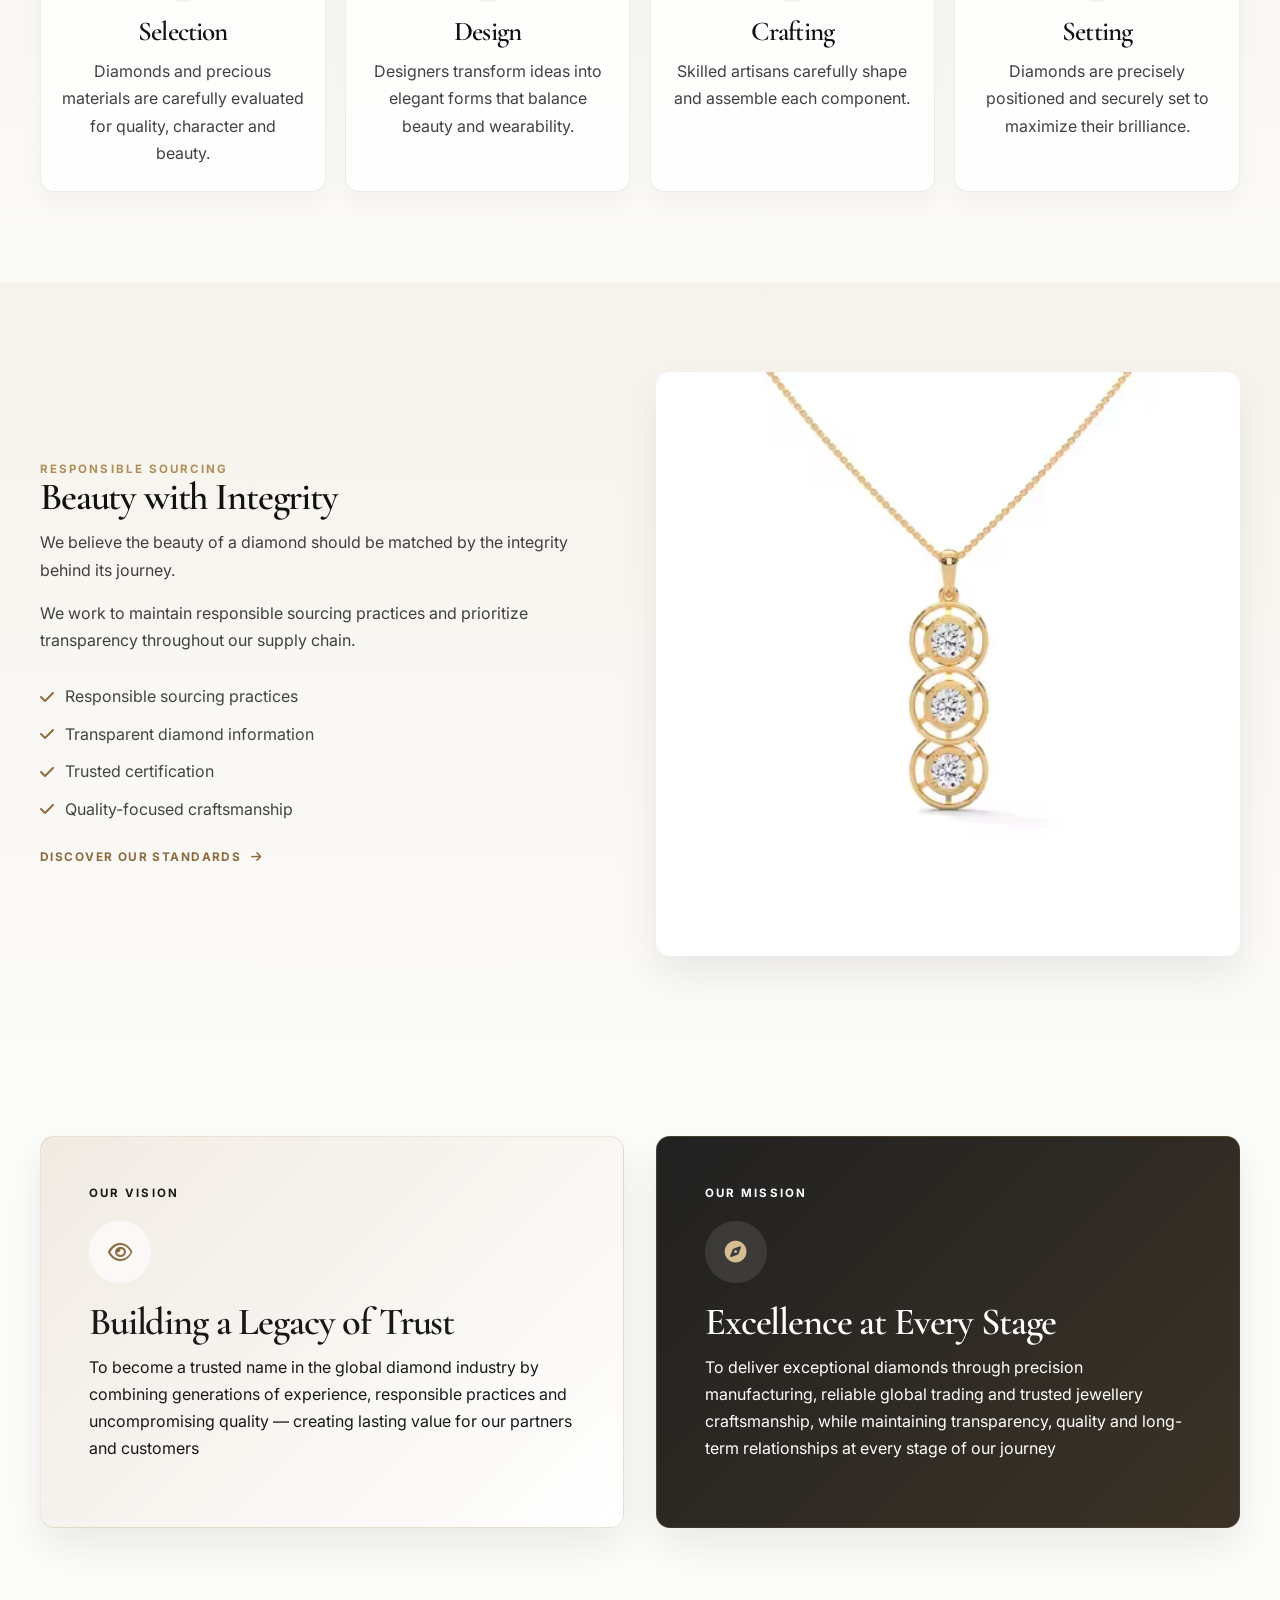
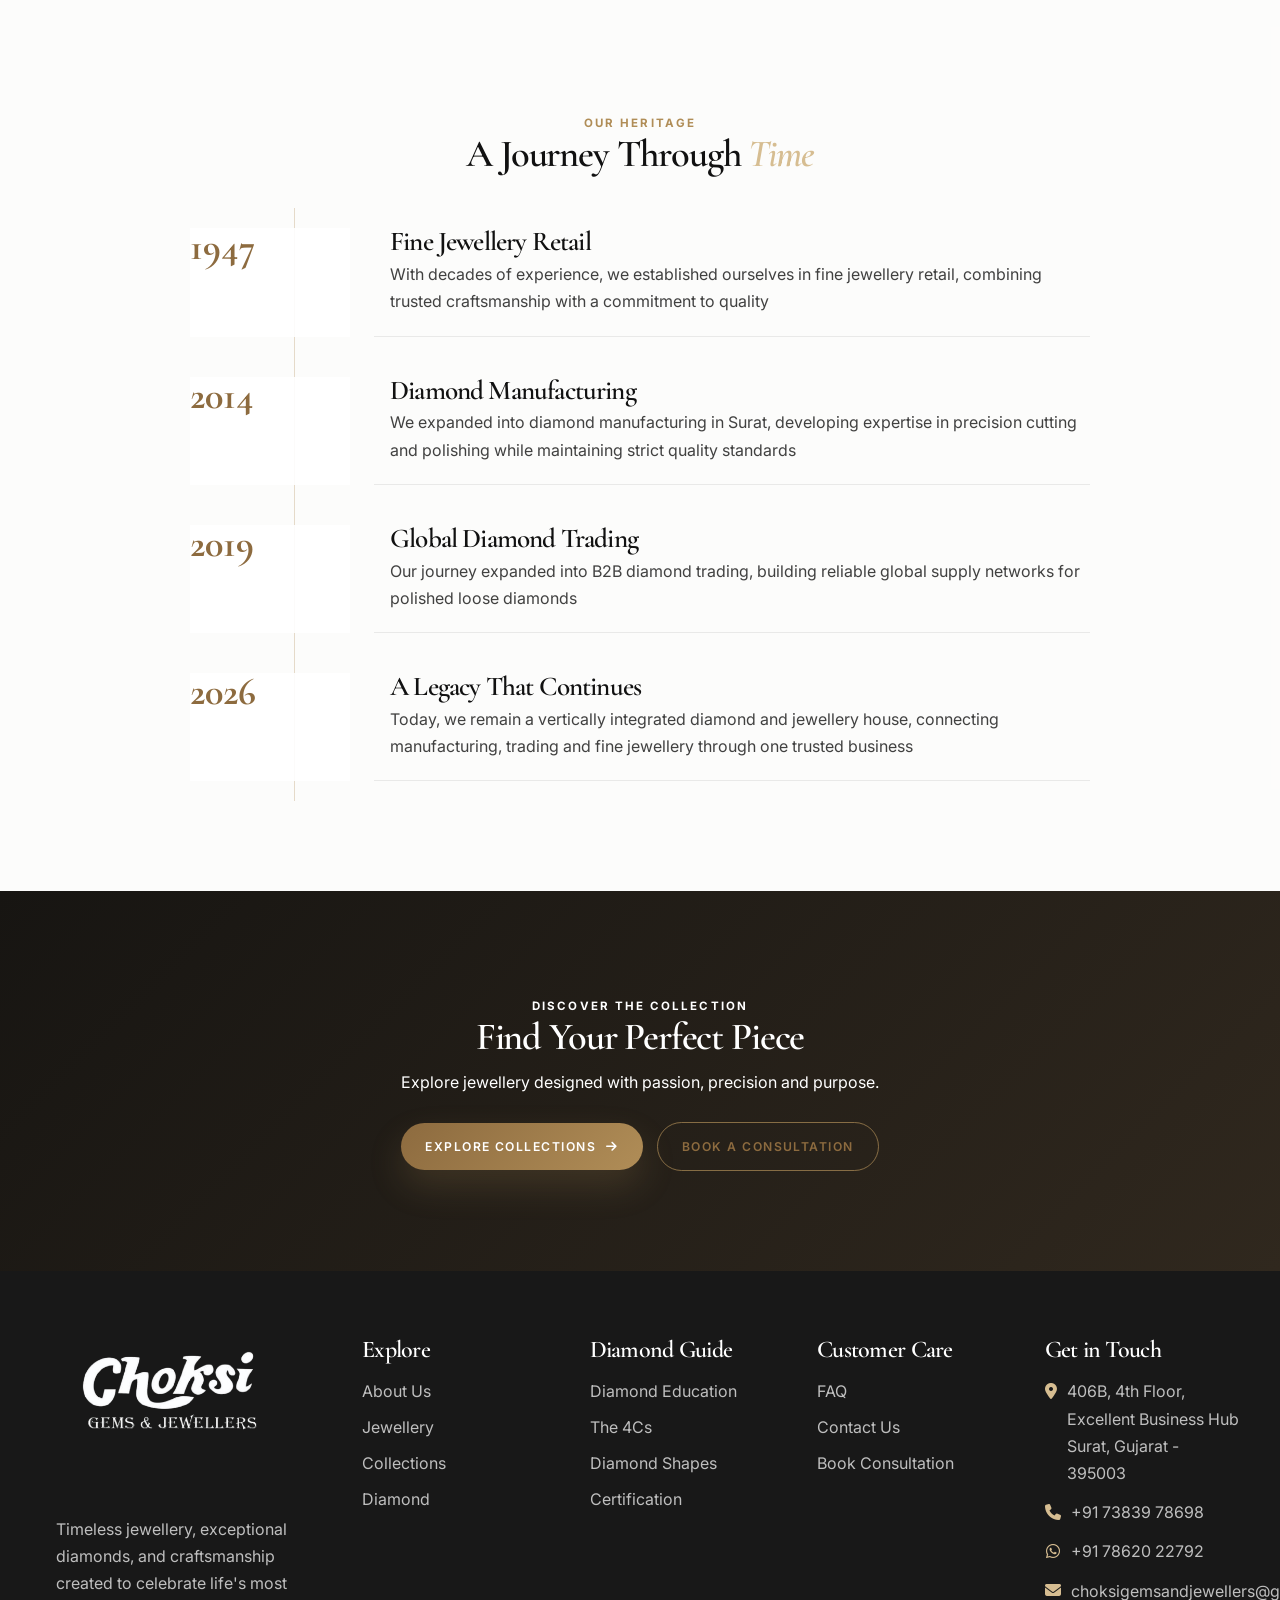
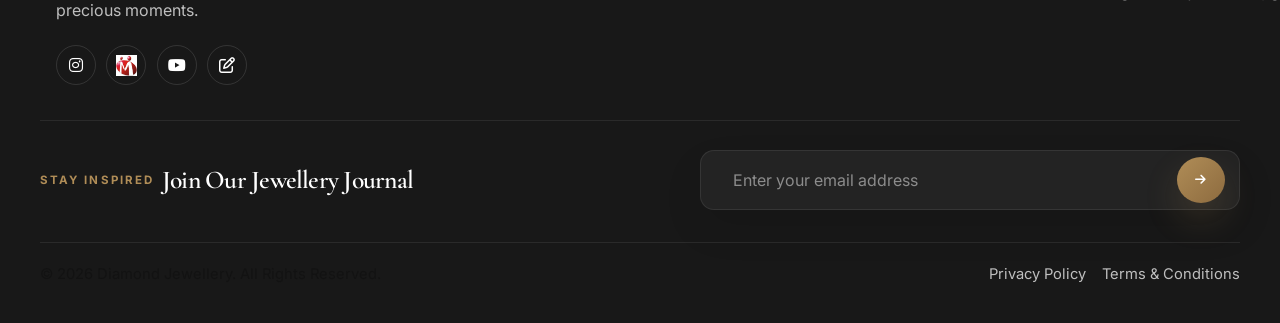
<file: about.html>
<!DOCTYPE html>
<html lang="en">

<head>
    <meta charset="UTF-8">
    <meta name="viewport" content="width=device-width, initial-scale=1.0">

    <meta name="description"
        content="Discover our story, craftsmanship, values, diamond sourcing, and commitment to exceptional jewellery.">

    <meta name="keywords"
        content="about diamond jewellery, jewellery craftsmanship, diamond brand, fine jewellery, ethical diamonds">

    <meta name="author" content="Diamond Jewellery">

    <title>About Us | Diamond Jewellery</title>

    <!-- Google Fonts -->
    <link rel="preconnect" href="https://fonts.googleapis.com">
    <link rel="preconnect" href="https://fonts.gstatic.com" crossorigin>

    <!-- Bootstrap 5 -->
    <link href="https://cdn.jsdelivr.net/npm/bootstrap@5.3.3/dist/css/bootstrap.min.css" rel="stylesheet">
    <!-- Main CSS -->
    <link rel="stylesheet" href="css/style.css">
    <link rel="stylesheet" href="css/responsive.css">
    <link rel="stylesheet" href="css/whatsapp.css">

    <!-- Font Awesome -->
    <link rel="stylesheet" href="https://cdnjs.cloudflare.com/ajax/libs/font-awesome/6.5.2/css/all.min.css">
    <link rel="icon" type="image/x-icon" href="favicon.ico">
</head>

<body>

    <!-- =====================================================
         HEADER
    ====================================================== -->

    <header class="site-header">

        <div class="header-container">

            <!-- Logo -->
            <a href="index.html" class="logo"><img src="images/logo.png" alt="Diamond Jewellery Logo"></a>


            <!-- Desktop Navigation -->
            <nav class="main-navigation" aria-label="Main Navigation">

                <ul class="nav-list">

                    <li class="nav-item">
                        <a href="index.html" class="nav-link active">
                            Home
                        </a>
                    </li>

                    <li class="nav-item">
                        <a href="about.html" class="nav-link">
                            About
                        </a>
                    </li>


                    <!-- Jewellery Dropdown -->
                    <li class="nav-item dropdown">

                        <a href="jewellery.html" class="nav-link">
                            Jewellery
                            <!-- <i class="fa-solid fa-chevron-down"></i> -->
                        </a>

                        <!-- <div class="dropdown-menu">

                            <a href="jewellery.html#rings">
                                <i class="fa-regular fa-gem"></i>
                                Rings
                            </a>

                            <a href="jewellery.html#earrings">
                                <i class="fa-regular fa-gem"></i>
                                Earrings
                            </a>

                            <a href="jewellery.html#necklaces">
                                <i class="fa-regular fa-gem"></i>
                                Necklaces
                            </a>

                            <a href="jewellery.html#bracelets">
                                <i class="fa-regular fa-gem"></i>
                                Bracelets
                            </a>

                            <a href="jewellery.html#pendants">
                                <i class="fa-regular fa-gem"></i>
                                Pendants
                            </a>

                            <a href="jewellery.html#bridal">
                                <i class="fa-regular fa-gem"></i>
                                Bridal Jewellery
                            </a>

                        </div> -->

                    </li>


                    <!-- Collections Dropdown -->
                    <li class="nav-item dropdown">

                        <a href="collections.html" class="nav-link">
                            Collections
                            <!-- <i class="fa-solid fa-chevron-down"></i> -->
                        </a>

                        <!-- <div class="dropdown-menu">

                            <a href="collections.html#bridal">
                                Bridal Collection
                            </a>

                            <a href="collections.html#solitaire">
                                Solitaire Collection
                            </a>

                            <a href="collections.html#classic">
                                Classic Collection
                            </a>

                            <a href="collections.html#modern">
                                Modern Collection
                            </a>

                            <a href="collections.html#luxury">
                                Luxury Collection
                            </a>

                        </div> -->

                    </li>


                    <!-- Diamonds Dropdown -->
                    <li class="nav-item dropdown">

                        <a href="diamonds.html" class="nav-link">
                            Diamonds
                            <!-- <i class="fa-solid fa-chevron-down"></i> -->
                        </a>
                        <!-- 
                        <div class="dropdown-menu">

                            <a href="diamonds.html">
                                Diamond Education
                            </a>

                            <a href="4cs.html">
                                The 4Cs
                            </a>

                            <a href="diamond-shapes.html">
                                Diamond Shapes
                            </a>

                            <a href="diamond-guide.html">
                                Diamond Buying Guide
                            </a>

                            <a href="certification.html">
                                Certification
                            </a>

                        </div> -->

                    </li>


                    <li class="nav-item">
                        <a href="contact.html" class="nav-link">
                            Contact
                        </a>
                    </li>

                </ul>

            </nav>


            <!-- Header Actions -->
            <div class="header-actions">

                <button class="header-action search-button" aria-label="Search">
                    <i class="fa-solid fa-magnifying-glass"></i>
                </button>

                <!-- Mobile Menu Button -->
                <button class="mobile-menu-button" aria-label="Open navigation menu">
                    <i class="fa-solid fa-bars"></i>
                </button>

            </div>

        </div>

    </header>


    <!-- =====================================================
         MAIN
    ====================================================== -->

    <main>


        <!-- =================================================
             PAGE HERO
        ================================================== -->

        <section class="page-hero about-page-hero">

            <div class="page-hero-image">

                <img src="images/hero-images/about-hero.png" alt="Luxury diamond jewellery">

            </div>

            <div class="page-hero-overlay"></div>

            <div class="page-hero-content">

                <span class="section-label">
                    OUR STORY
                </span>

                <h1>
                    A Legacy of
                    <span>Brilliance</span>
                </h1>

                <p>
                    Discover the story behind our passion for
                    diamonds, craftsmanship and timeless jewellery.
                </p>

            </div>

        </section>


        <!-- =================================================
             BREADCRUMB
        ================================================== -->

        <div class="breadcrumb-container">

            <nav class="breadcrumb" aria-label="Breadcrumb">

                <a href="index.html">
                    Home
                </a>

                <span>
                    <i class="fa-solid fa-chevron-right"></i>
                </span>

                <span>
                    About Us
                </span>

            </nav>

        </div>


        <!-- =================================================
             OUR STORY
        ================================================== -->

        <section class="our-story-section">

            <div class="section-container">

                <div class="story-grid">


                    <div class="story-content">

                        <span class="section-label">
                            WHO WE ARE
                        </span>

                        <h2>
                            More Than Jewellery.
                            <span>A Story.</span>
                        </h2>

                        <p>
                            Our premium jewellery manufacturing company specializes in high-quality gold, natural diamond, and customized jewellery. We design and manufacture elegant collections for retailers, wholesalers, and individual clients, combining exceptional craftsmanship, premium materials, and modern designs to create timeless jewellery that reflects sophistication and individuality.
                        </p>

                        <p>
                            Our journey began with a simple belief:
                            extraordinary moments deserve something
                            equally extraordinary.
                        </p>

                        <p>
                            We create and celebrate fine diamond
                            jewellery that captures emotion, reflects
                            individuality and becomes part of the
                            stories people carry for generations.
                        </p>

                        <p>
                            From the selection of each diamond to
                            the final polish, every stage is guided
                            by patience, precision and a deep respect
                            for the art of jewellery making.
                        </p>

                    </div>


                    <div class="story-image">

                        <img src="images/person.png" alt="Jewellery artisan working on diamond jewellery">

                        <!-- <div class="story-image-caption">

                            <span>
                                EST.
                            </span>

                            <strong>
                                1998
                            </strong>

                            <small>
                                A JOURNEY OF CRAFTSMANSHIP
                            </small>

                        </div> -->

                    </div>

                </div>

            </div>

        </section>


        <!-- =================================================
             OUR PHILOSOPHY
        ================================================== -->

        <section class="philosophy-section">

            <div class="section-container">

                <div class="section-heading centered">

                    <span class="section-label">
                        OUR PHILOSOPHY
                    </span>

                    <h2>
                        Guided by
                        <span>Purpose</span>
                    </h2>

                    <p>
                        Every decision we make is rooted in
                        quality, authenticity and the belief
                        that jewellery should have meaning.
                    </p>

                </div>


                <div class="philosophy-grid">


                    <article class="philosophy-card">

                        <div class="philosophy-number">
                            01
                        </div>

                        <div class="philosophy-icon">
                            <i class="fa-regular fa-gem"></i>
                        </div>

                        <h3>
                            Exceptional Quality
                        </h3>

                        <p>
                            We carefully select diamonds and
                            materials that meet our high standards
                            of beauty, quality and craftsmanship.
                        </p>

                    </article>


                    <article class="philosophy-card">

                        <div class="philosophy-number">
                            02
                        </div>

                        <div class="philosophy-icon">
                            <i class="fa-solid fa-hand-sparkles"></i>
                        </div>

                        <h3>
                            Master Craftsmanship
                        </h3>

                        <p>
                            Our jewellery combines traditional
                            techniques with thoughtful contemporary
                            design.
                        </p>

                    </article>


                    <article class="philosophy-card">

                        <div class="philosophy-number">
                            03
                        </div>

                        <div class="philosophy-icon">
                            <i class="fa-solid fa-shield-heart"></i>
                        </div>

                        <h3>
                            Trust & Transparency
                        </h3>

                        <p>
                            We believe customers deserve clear
                            information about their diamonds,
                            materials and craftsmanship.
                        </p>

                    </article>


                    <article class="philosophy-card">

                        <div class="philosophy-number">
                            04
                        </div>

                        <div class="philosophy-icon">
                            <i class="fa-solid fa-heart"></i>
                        </div>

                        <h3>
                            Meaningful Design
                        </h3>

                        <p>
                            Every design is created to represent
                            something personal, memorable and
                            enduring.
                        </p>

                    </article>

                </div>

            </div>

        </section>


        <!-- =================================================
             CRAFTSMANSHIP
        ================================================== -->

        <section class="craftsmanship-detail-section" id="craftsmanship">

            <div class="craftsmanship-detail-container">

                <div class="craftsmanship-detail-image">

                    <img src="images/banner/about-art-of-craft.png" alt="Master jewellery craftsmanship">

                </div>


                <div class="craftsmanship-detail-content">

                    <span class="section-label">
                        THE ART OF CRAFT
                    </span>

                    <h2>
                        Where Skill Meets
                        <span>Precision</span>
                    </h2>

                    <p>
                        Creating fine jewellery requires more than
                        beautiful materials. It requires patience,
                        experience and an extraordinary eye for detail.
                    </p>

                    <p>
                        Our artisans carefully shape, set, polish
                        and finish every piece by hand, ensuring that
                        each detail contributes to the final beauty
                        of the design.
                    </p>


                    <div class="craftsmanship-stats">

                        <div class="craft-stat">

                            <strong>
                                25+
                            </strong>

                            <span>
                                Years of Experience
                            </span>

                        </div>


                        <div class="craft-stat">

                            <strong>
                                100+
                            </strong>

                            <span>
                                Skilled Artisans
                            </span>

                        </div>


                        <div class="craft-stat">

                            <strong>
                                10K+
                            </strong>

                            <span>
                                Pieces Crafted
                            </span>

                        </div>

                    </div>

                </div>

            </div>

        </section>


        <!-- =================================================
             CRAFT PROCESS
        ================================================== -->

        <section class="craft-process-section">

            <div class="section-container">

                <div class="section-heading centered">

                    <span class="section-label">
                        OUR PROCESS
                    </span>

                    <h2>
                        From Vision to
                        <span>Masterpiece</span>
                    </h2>

                    <p>
                        Every piece passes through a careful
                        process designed to protect its beauty
                        and ensure exceptional quality.
                    </p>

                </div>


                <div class="process-timeline">


                    <!-- Step 01 -->
                    <div class="process-step">

                        <div class="process-number">
                            01
                        </div>

                        <div class="process-icon">
                            <i class="fa-solid fa-magnifying-glass"></i>
                        </div>

                        <h3>
                            Selection
                        </h3>

                        <p>
                            Diamonds and precious materials are
                            carefully evaluated for quality,
                            character and beauty.
                        </p>

                    </div>


                    <!-- Step 02 -->
                    <div class="process-step">

                        <div class="process-number">
                            02
                        </div>

                        <div class="process-icon">
                            <i class="fa-solid fa-pen-ruler"></i>
                        </div>

                        <h3>
                            Design
                        </h3>

                        <p>
                            Designers transform ideas into
                            elegant forms that balance beauty
                            and wearability.
                        </p>

                    </div>


                    <!-- Step 03 -->
                    <div class="process-step">

                        <div class="process-number">
                            03
                        </div>

                        <div class="process-icon">
                            <i class="fa-solid fa-hammer"></i>
                        </div>

                        <h3>
                            Crafting
                        </h3>

                        <p>
                            Skilled artisans carefully shape
                            and assemble each component.
                        </p>

                    </div>


                    <!-- Step 04 -->
                    <div class="process-step">

                        <div class="process-number">
                            04
                        </div>

                        <div class="process-icon">
                            <i class="fa-solid fa-gem"></i>
                        </div>

                        <h3>
                            Setting
                        </h3>

                        <p>
                            Diamonds are precisely positioned
                            and securely set to maximize their
                            brilliance.
                        </p>

                    </div>

                </div>

            </div>

        </section>


        <!-- =================================================
             DIAMOND SOURCING
        ================================================== -->

        <section class="sourcing-section">

            <div class="section-container">

                <div class="sourcing-grid">


                    <div class="sourcing-content">

                        <span class="section-label">
                            RESPONSIBLE SOURCING
                        </span>

                        <h2>
                            Beauty with
                            <span>Integrity</span>
                        </h2>

                        <p>
                            We believe the beauty of a diamond
                            should be matched by the integrity
                            behind its journey.
                        </p>

                        <p>
                            We work to maintain responsible
                            sourcing practices and prioritize
                            transparency throughout our supply chain.
                        </p>


                        <ul class="sourcing-list">

                            <li>

                                <i class="fa-solid fa-check"></i>

                                <span>
                                    Responsible sourcing practices
                                </span>

                            </li>

                            <li>

                                <i class="fa-solid fa-check"></i>

                                <span>
                                    Transparent diamond information
                                </span>

                            </li>

                            <li>

                                <i class="fa-solid fa-check"></i>

                                <span>
                                    Trusted certification
                                </span>

                            </li>

                            <li>

                                <i class="fa-solid fa-check"></i>

                                <span>
                                    Quality-focused craftsmanship
                                </span>

                            </li>

                        </ul>


                        <a href="certification.html" class="text-link">

                            Discover Our Standards

                            <i class="fa-solid fa-arrow-right"></i>

                        </a>

                    </div>


                    <div class="sourcing-image">

                        <img src="images/banner/about-2.png" alt="Responsibly sourced diamond">

                    </div>

                </div>

            </div>

        </section>


        <!-- =================================================
             VISION & MISSION
        ================================================== -->

        <section class="vision-mission-section">

            <div class="section-container">

                <div class="vision-mission-grid">


                    <article class="vision-card">

                        <span class="section-label">
                            OUR VISION
                        </span>

                        <div class="vision-icon">

                            <i class="fa-regular fa-eye"></i>

                        </div>

                        <h2>
                            Building
                            <span>a Legacy of Trust</span>
                        </h2>

                        <p>
                            To become a trusted name in the global diamond industry by combining generations of
                            experience, responsible practices and uncompromising quality — creating lasting value for
                            our partners and customers
                        </p>

                    </article>


                    <article class="mission-card">

                        <span class="section-label">
                            OUR MISSION
                        </span>

                        <div class="mission-icon">

                            <i class="fa-solid fa-compass"></i>

                        </div>

                        <h2>
                            Excellence at
                            <span>Every Stage</span>
                        </h2>

                        <p>
                            To deliver exceptional diamonds through precision manufacturing, reliable global trading and
                            trusted jewellery craftsmanship, while maintaining transparency, quality and long-term
                            relationships at every stage of our journey
                        </p>

                    </article>

                </div>

            </div>

        </section>


        <!-- =================================================
             HERITAGE / TIMELINE
        ================================================== -->

        <section class="heritage-section">

            <div class="section-container">

                <div class="section-heading centered">

                    <span class="section-label">
                        OUR HERITAGE
                    </span>

                    <h2>
                        A Journey Through
                        <span>Time</span>
                    </h2>

                </div>


                <div class="heritage-timeline">


                    <article class="heritage-item">

                        <div class="heritage-year">
                            1947
                        </div>

                        <div class="heritage-content">

                            <h3>
                                Fine Jewellery Retail
                            </h3>

                            <p>
                                With decades of experience, we established ourselves in fine jewellery retail, combining
                                trusted craftsmanship with a commitment to quality
                            </p>

                        </div>

                    </article>


                    <article class="heritage-item">

                        <div class="heritage-year">
                            2014
                        </div>

                        <div class="heritage-content">

                            <h3>
                                Diamond Manufacturing
                            </h3>

                            <p>
                                We expanded into diamond manufacturing in Surat, developing expertise in precision
                                cutting and polishing while maintaining strict quality standards
                            </p>

                        </div>

                    </article>


                    <article class="heritage-item">

                        <div class="heritage-year">
                            2019
                        </div>

                        <div class="heritage-content">

                            <h3>
                                Global Diamond Trading
                            </h3>

                            <p>
                                Our journey expanded into B2B diamond trading, building reliable global supply networks
                                for polished loose diamonds
                            </p>

                        </div>

                    </article>


                    <article class="heritage-item">

                        <div class="heritage-year">
                            2026
                        </div>

                        <div class="heritage-content">

                            <h3>
                                A Legacy That Continues
                            </h3>

                            <p>
                                Today, we remain a vertically integrated diamond and jewellery house, connecting
                                manufacturing, trading and fine jewellery through one trusted business
                            </p>

                        </div>

                    </article>

                </div>

            </div>

        </section>


        <!-- =================================================
             FINAL CTA
        ================================================== -->

        <section class="about-final-cta">

            <div class="about-final-cta-content">

                <span class="section-label">
                    DISCOVER THE COLLECTION
                </span>

                <h2>
                    Find Your
                    <span>Perfect Piece</span>
                </h2>

                <p>
                    Explore jewellery designed with passion,
                    precision and purpose.
                </p>

                <div class="cta-buttons">

                    <a href="collections.html" class="btn btn-primary">

                        Explore Collections

                        <i class="fa-solid fa-arrow-right"></i>

                    </a>

                    <a href="contact.html" class="btn btn-outline">

                        Book a Consultation

                    </a>

                </div>

            </div>

        </section>

    </main>


    <!-- =====================================================
         FOOTER
    ====================================================== -->

    <footer class="site-footer">

        <div class="footer-container">


            <!-- Footer Brand -->
            <div class="footer-brand">

                <a href="index.html" class="footer-logo">
                    <img src="images/logo.png" alt="Diamond Jewellery Logo">
                </a>

                <p>
                    Timeless jewellery, exceptional diamonds,
                    and craftsmanship created to celebrate
                    life's most precious moments.
                </p>


                <!-- Social Media -->
                <div class="social-links">

                    <a href="https://www.instagram.com/choksi_gems_and_jewellers?igsi=MWF3czVid2NnbDNrcA=="
                        aria-label="Instagram" target="_blank">
                        <i class="fa-brands fa-instagram"></i>
                    </a>

                    <a href="https://www.indiamart.com/choksi-gems-jewellers/?srsltid=AfmBOorEammjpuiLPltnYjoOYVojUjMAlZFIdzOosgFFlZhU5rokv1G6" aria-label="IndiaMart" target="_blank">
                        <img src="images/indiamart-logo.png" alt="">
                    </a>

                    <a href="https://www.youtube.com/@ChoksiGemsandjewellers" aria-label="YouTube" target="_blank">
                        <i class="fa-brands fa-youtube"></i>
                    </a>

                    <a href="https://in1575732655gpdf.trustpass.alibaba.com/index.html?spm=a2700.shop_pl.88.13.4746b379VX7BGK" aria-label="Website" target="_blank">
                        <i class="fa-regular fa-pen-to-square"></i>
                    </a>

                </div>

            </div>


            <!-- Quick Links -->
            <div class="footer-column">

                <h3>Explore</h3>

                <ul>

                    <li>
                        <a href="about.html">About Us</a>
                    </li>

                    <li>
                        <a href="jewellery.html">Jewellery</a>
                    </li>

                    <li>
                        <a href="collections.html">Collections</a>
                    </li>

                    <li>
                        <a href="diamonds.html">Diamond</a>
                    </li>
                </ul>

            </div>


            <!-- Diamond Education -->
            <div class="footer-column">

                <h3>Diamond Guide</h3>

                <ul>

                    <li>
                        <a href="diamonds.html">
                            Diamond Education
                        </a>
                    </li>

                    <li>
                        <a href="4cs.html">
                            The 4Cs
                        </a>
                    </li>

                    <li>
                        <a href="diamond-shapes.html">
                            Diamond Shapes
                        </a>
                    </li>
                    <!-- 
                    <li>
                        <a href="diamond-guide.html">
                            Buying Guide
                        </a>
                    </li> -->

                    <li>
                        <a href="certification.html">
                            Certification
                        </a>
                    </li>

                </ul>

            </div>


            <!-- Customer Care -->
            <div class="footer-column">

                <h3>Customer Care</h3>

                <ul>
                    <li>
                        <a href="faq.html">
                            FAQ
                        </a>
                    </li>

                    <li>
                        <a href="contact.html">
                            Contact Us
                        </a>
                    </li>

                    <li>
                        <a href="contact.html">
                            Book Consultation
                        </a>
                    </li>

                </ul>

            </div>


            <!-- Contact -->
            <div class="footer-column footer-contact">

                <h3>Get in Touch</h3>

                <address>

                    <p>
                        <i class="fa-solid fa-location-dot"></i>
                        <a href="https://www.google.com/maps/search/?api=1&query=406B,+4th+Floor,+Excellent+Business+Hub,+Surat,+Gujarat+395003"
                            target="_blank" rel="noopener noreferrer">
                            406B, 4th Floor, Excellent Business Hub
                            Surat, Gujarat - 395003
                        </a>
                    </p>

                    <p>
                        <i class="fa-solid fa-phone"></i>

                        <a href="tel:+917383978698">
                            +91 73839 78698
                        </a>
                    </p>

                    <p>
                        <i class="fa-brands fa-whatsapp"></i>

                        <a href="tel:+917862022792">
                            +91 78620 22792
                        </a>
                    </p>

                    <p>
                        <i class="fa-solid fa-envelope"></i>

                        <a href="mailto:donixx925@gmail.com">
                            choksigemsandjewellers@gmail.com
                        </a>
                    </p>

                </address>

            </div>

        </div>


        <!-- Newsletter -->
        <div class="footer-newsletter">

            <div class="d-flex gap-2">

                <span class="section-label">
                    STAY INSPIRED
                </span>

                <h3>
                    Join Our Jewellery Journal
                </h3>

            </div>


            <form class="newsletter-form">

                <label for="newsletter-email" class="sr-only">
                    Email Address
                </label>

                <input type="email" id="newsletter-email" name="email" placeholder="Enter your email address" required>

                <button type="submit" aria-label="Subscribe">
                    <i class="fa-solid fa-arrow-right"></i>
                </button>

            </form>

        </div>


        <!-- Footer Bottom -->
        <div class="footer-bottom">

            <p>
                &copy; 2026 Diamond Jewellery.
                All Rights Reserved.
            </p>

            <div class="footer-legal">

                <a href="#">
                    Privacy Policy
                </a>

                <a href="#">
                    Terms & Conditions
                </a>
            </div>

        </div>

    </footer>


    <!-- =====================================================
         SEARCH OVERLAY
    ====================================================== -->

    <div class="search-overlay">

        <button class="search-close" aria-label="Close search">

            <i class="fa-solid fa-xmark"></i>

        </button>

        <div class="search-container">

            <span class="section-label">
                SEARCH
            </span>

            <h2>
                What are you
                <span>looking for?</span>
            </h2>

            <form class="search-form">

                <input type="search" placeholder="Search diamonds, jewellery, guides..." aria-label="Search">

                <button type="submit" aria-label="Submit search">

                    <i class="fa-solid fa-magnifying-glass"></i>

                </button>

            </form>

        </div>

    </div>


    <!-- JavaScript -->
    <script src="https://cdn.jsdelivr.net/npm/bootstrap@5.3.3/dist/js/bootstrap.bundle.min.js"></script>
    <script src="js/script.js"></script>
    <script src="js/whatsapp.js"></script>

</body>

</html>
</file>
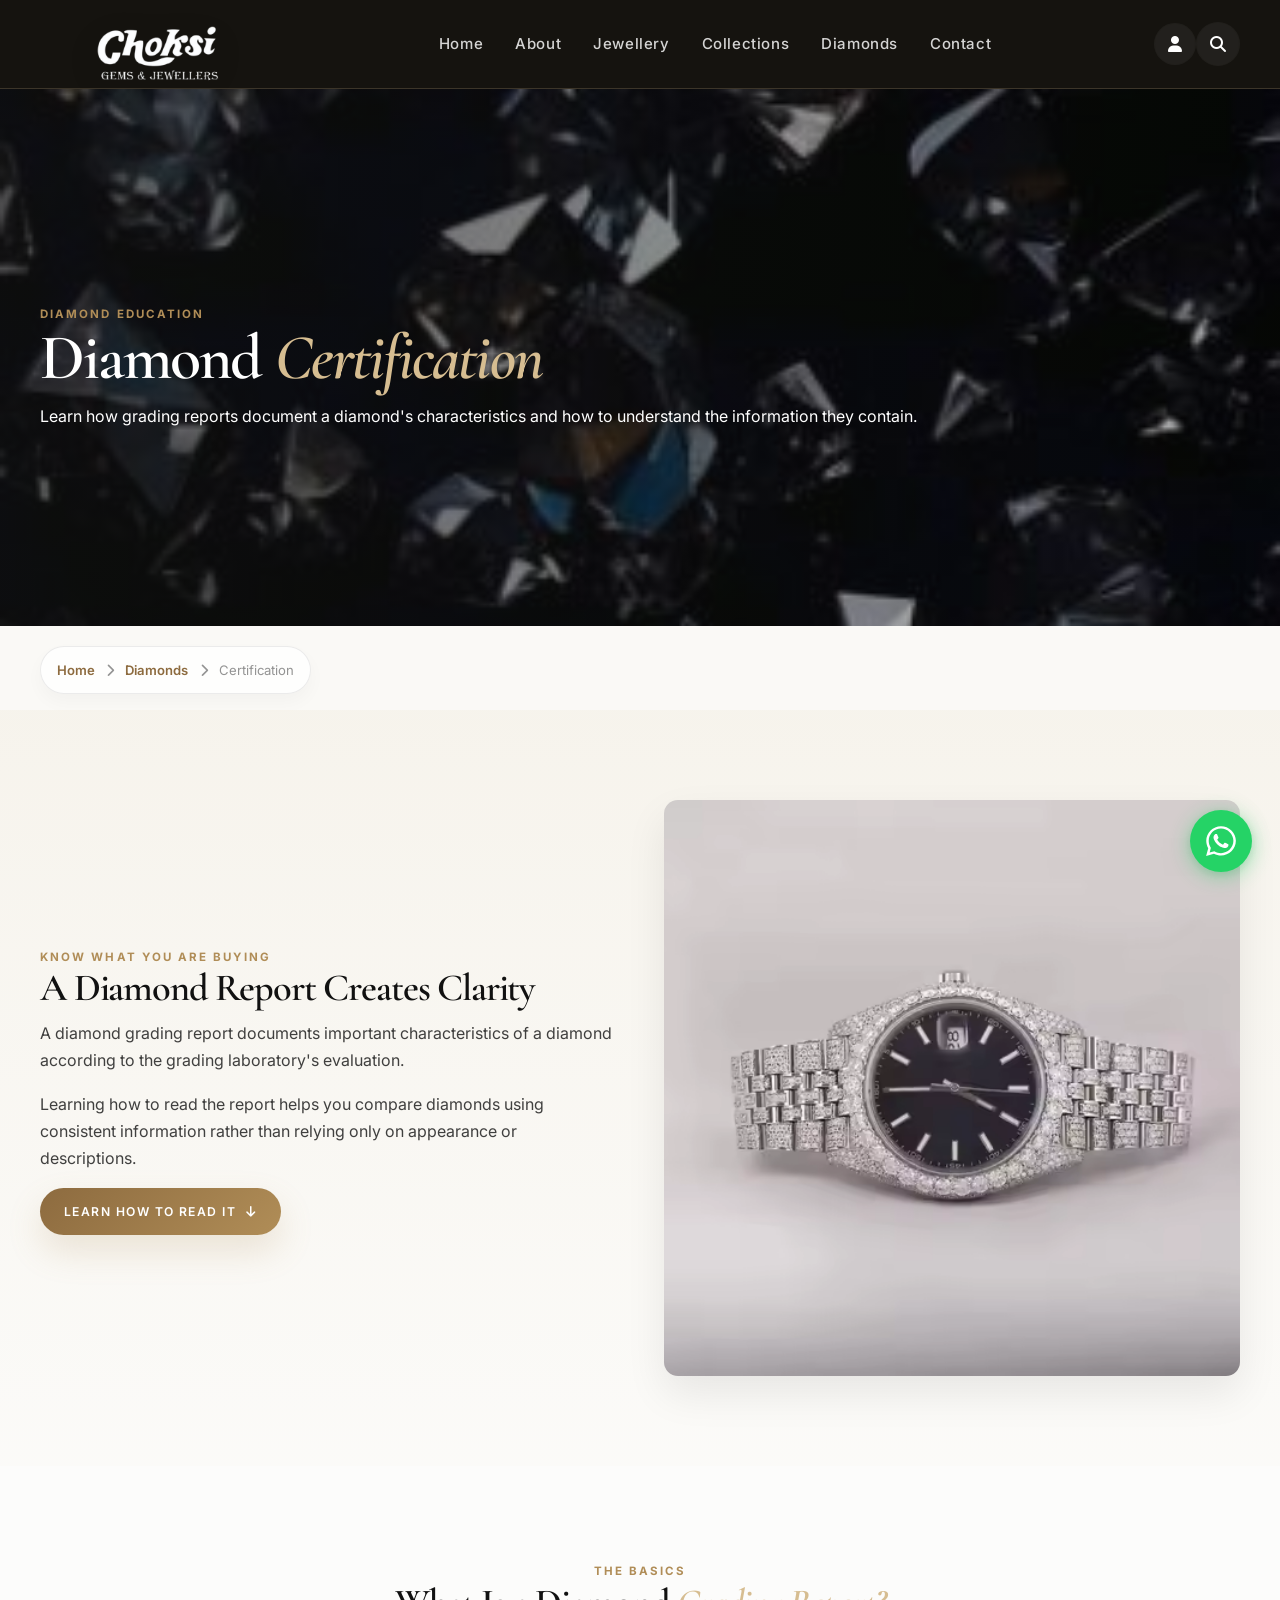
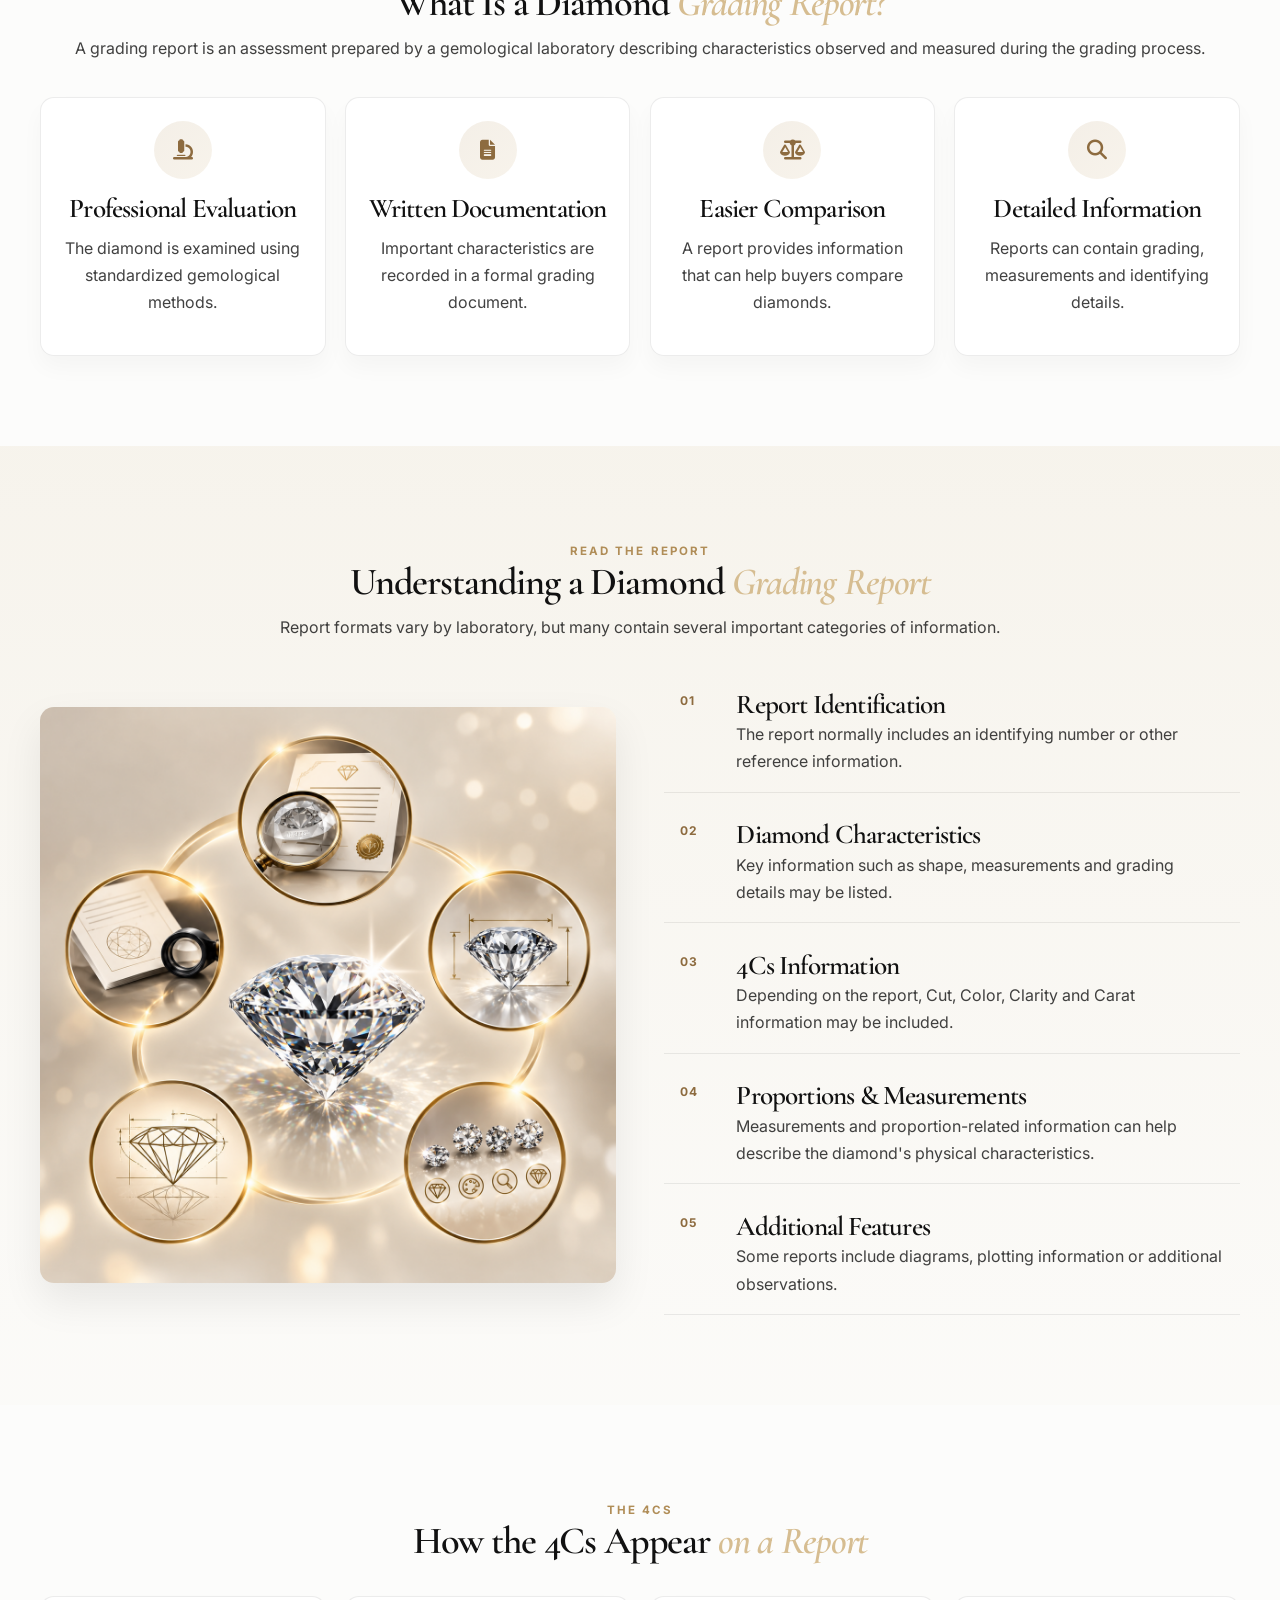
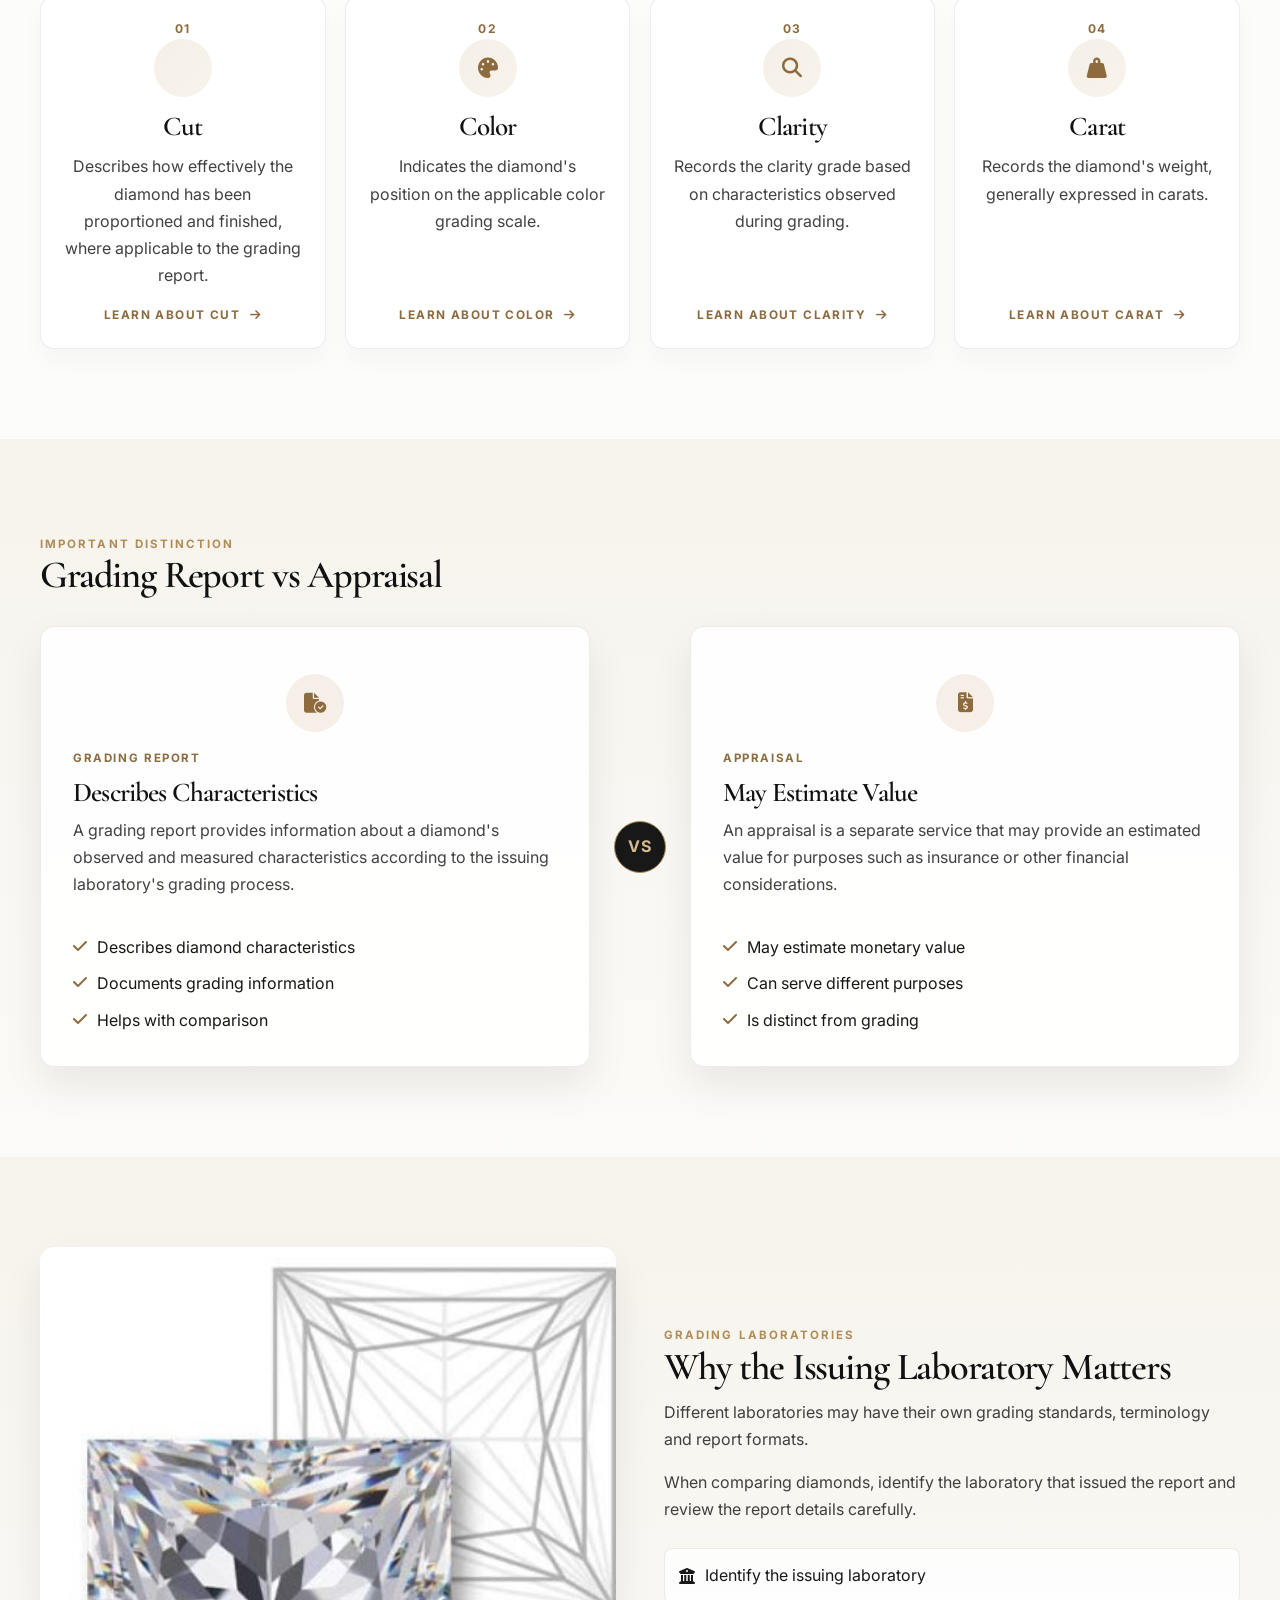
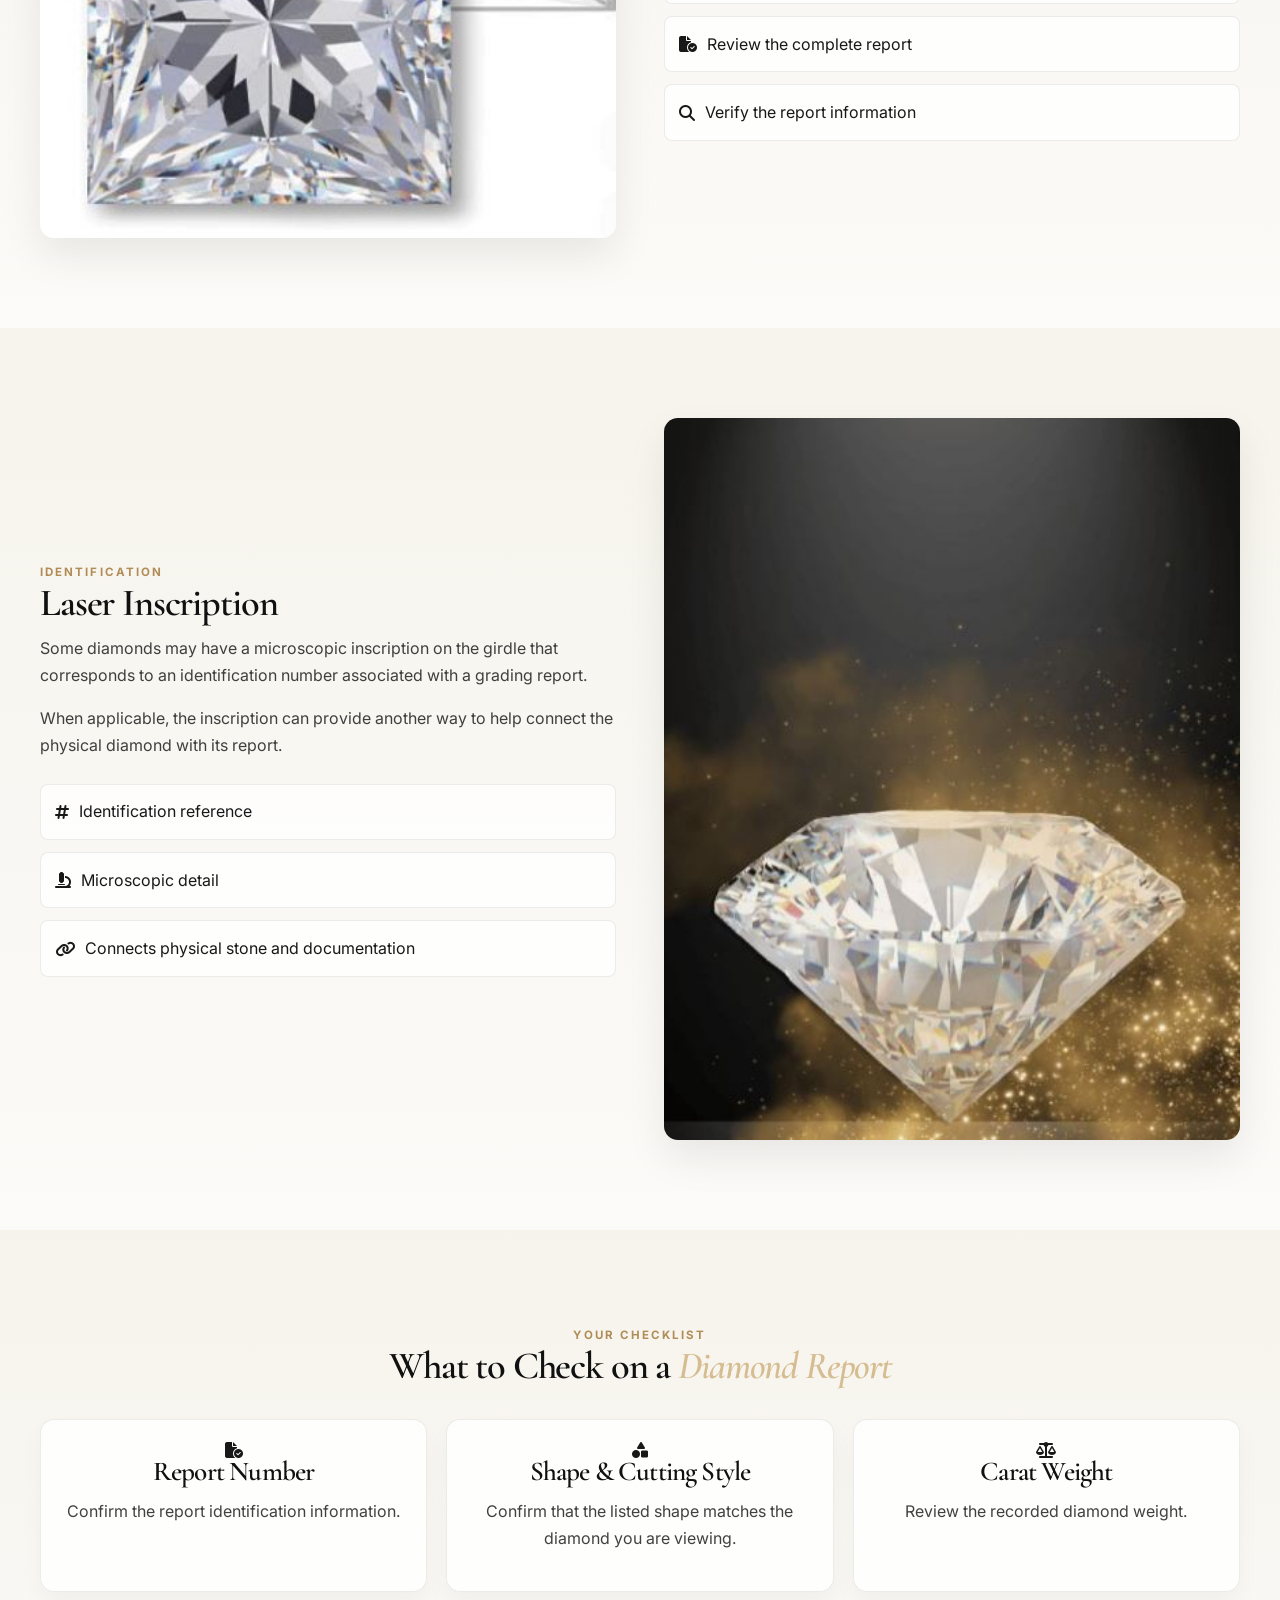
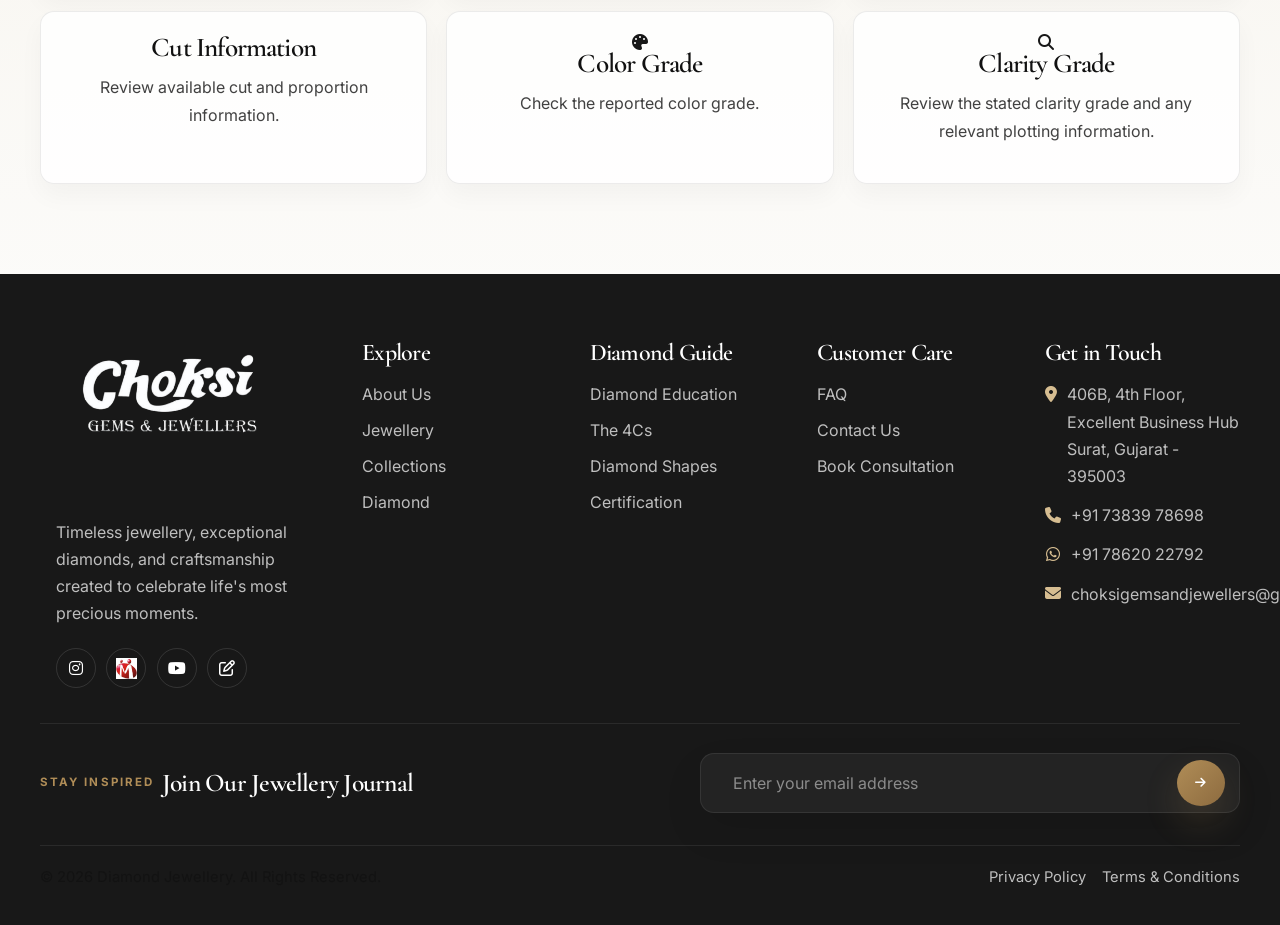
<file: certification.html>
<!DOCTYPE html>
<html lang="en">

<head>

    <meta charset="UTF-8">

    <meta name="viewport" content="width=device-width, initial-scale=1.0">

    <meta name="description"
        content="Learn how diamond certification works, how to read a diamond grading report, understand the 4Cs, verify a report and identify important diamond details.">

    <meta name="keywords"
        content="diamond certification, diamond grading report, diamond certificate, diamond report, diamond verification, 4Cs certificate">

    <meta name="author" content="Diamond Jewellery">

    <title>
        Diamond Certification | Diamond Jewellery
    </title>


    <!-- Google Fonts -->

    <link rel="preconnect" href="https://fonts.googleapis.com">

    <link rel="preconnect" href="https://fonts.gstatic.com" crossorigin>


    <!-- Bootstrap 5 -->
    <link href="https://cdn.jsdelivr.net/npm/bootstrap@5.3.3/dist/css/bootstrap.min.css" rel="stylesheet">
    <!-- Main CSS -->

    <link rel="stylesheet" href="css/style.css">
    <link rel="stylesheet" href="css/responsive.css">
    <link rel="stylesheet" href="css/whatsapp.css">


    <!-- Font Awesome -->

    <link rel="stylesheet" href="https://cdnjs.cloudflare.com/ajax/libs/font-awesome/6.5.2/css/all.min.css">
    <link rel="icon" type="image/x-icon" href="favicon.ico">

</head>


<body>


    <!-- =====================================================
         HEADER
    ====================================================== -->

    <header class="site-header">

        <div class="header-container">

            <!-- Logo -->
            <a href="index.html" class="logo"><img src="images/logo.png" alt="Diamond Jewellery Logo"></a>


            <!-- Desktop Navigation -->
            <nav class="main-navigation" aria-label="Main Navigation">

                <ul class="nav-list">

                    <li class="nav-item">
                        <a href="index.html" class="nav-link active">
                            Home
                        </a>
                    </li>

                    <li class="nav-item">
                        <a href="about.html" class="nav-link">
                            About
                        </a>
                    </li>


                    <!-- Jewellery Dropdown -->
                    <li class="nav-item dropdown">

                        <a href="jewellery.html" class="nav-link">
                            Jewellery
                            <!-- <i class="fa-solid fa-chevron-down"></i> -->
                        </a>

                        <!-- <div class="dropdown-menu">

                            <a href="jewellery.html#rings">
                                <i class="fa-regular fa-gem"></i>
                                Rings
                            </a>

                            <a href="jewellery.html#earrings">
                                <i class="fa-regular fa-gem"></i>
                                Earrings
                            </a>

                            <a href="jewellery.html#necklaces">
                                <i class="fa-regular fa-gem"></i>
                                Necklaces
                            </a>

                            <a href="jewellery.html#bracelets">
                                <i class="fa-regular fa-gem"></i>
                                Bracelets
                            </a>

                            <a href="jewellery.html#pendants">
                                <i class="fa-regular fa-gem"></i>
                                Pendants
                            </a>

                            <a href="jewellery.html#bridal">
                                <i class="fa-regular fa-gem"></i>
                                Bridal Jewellery
                            </a>

                        </div> -->

                    </li>


                    <!-- Collections Dropdown -->
                    <li class="nav-item dropdown">

                        <a href="collections.html" class="nav-link">
                            Collections
                            <!-- <i class="fa-solid fa-chevron-down"></i> -->
                        </a>

                        <!-- <div class="dropdown-menu">

                            <a href="collections.html#bridal">
                                Bridal Collection
                            </a>

                            <a href="collections.html#solitaire">
                                Solitaire Collection
                            </a>

                            <a href="collections.html#classic">
                                Classic Collection
                            </a>

                            <a href="collections.html#modern">
                                Modern Collection
                            </a>

                            <a href="collections.html#luxury">
                                Luxury Collection
                            </a>

                        </div> -->

                    </li>


                    <!-- Diamonds Dropdown -->
                    <li class="nav-item dropdown">

                        <a href="diamonds.html" class="nav-link">
                            Diamonds
                            <!-- <i class="fa-solid fa-chevron-down"></i> -->
                        </a>
                        <!-- 
                        <div class="dropdown-menu">

                            <a href="diamonds.html">
                                Diamond Education
                            </a>

                            <a href="4cs.html">
                                The 4Cs
                            </a>

                            <a href="diamond-shapes.html">
                                Diamond Shapes
                            </a>

                            <a href="diamond-guide.html">
                                Diamond Buying Guide
                            </a>

                            <a href="certification.html">
                                Certification
                            </a>

                        </div> -->

                    </li>


                    <li class="nav-item">
                        <a href="contact.html" class="nav-link">
                            Contact
                        </a>
                    </li>

                </ul>

            </nav>


            <!-- Header Actions -->
            <div class="header-actions">

                <button class="header-action search-button" aria-label="Search">
                    <i class="fa-solid fa-magnifying-glass"></i>
                </button>

                <!-- Mobile Menu Button -->
                <button class="mobile-menu-button" aria-label="Open navigation menu">
                    <i class="fa-solid fa-bars"></i>
                </button>

            </div>

        </div>

    </header>


    <!-- =====================================================
         MAIN
    ====================================================== -->

    <main>


        <!-- =================================================
             HERO
        ================================================== -->

        <section class="page-hero certification-page-hero">


            <div class="page-hero-image">

                <img src="images/hero-images/certification-hero.JPG" alt="Diamond certification and grading report">

            </div>


            <div class="page-hero-overlay"></div>


            <div class="page-hero-content">


                <span class="section-label">
                    DIAMOND EDUCATION
                </span>


                <h1>

                    Diamond
                    <span>Certification</span>

                </h1>


                <p>

                    Learn how grading reports document a diamond's
                    characteristics and how to understand the
                    information they contain.

                </p>

            </div>

        </section>


        <!-- =================================================
             BREADCRUMB
        ================================================== -->

        <div class="breadcrumb-container">

            <nav class="breadcrumb" aria-label="Breadcrumb">


                <a href="index.html">
                    Home
                </a>


                <span>
                    <i class="fa-solid fa-chevron-right"></i>
                </span>


                <a href="diamonds.html">
                    Diamonds
                </a>


                <span>
                    <i class="fa-solid fa-chevron-right"></i>
                </span>


                <span>
                    Certification
                </span>

            </nav>

        </div>


        <!-- =================================================
             INTRODUCTION
        ================================================== -->

        <section class="certification-intro-section">

            <div class="section-container">


                <div class="certification-intro-grid">


                    <div class="certification-intro-content">


                        <span class="section-label">
                            KNOW WHAT YOU ARE BUYING
                        </span>


                        <h2>

                            A Diamond Report
                            <span>Creates Clarity</span>

                        </h2>


                        <p>

                            A diamond grading report documents
                            important characteristics of a diamond
                            according to the grading laboratory's
                            evaluation.

                        </p>


                        <p>

                            Learning how to read the report helps
                            you compare diamonds using consistent
                            information rather than relying only
                            on appearance or descriptions.

                        </p>


                        <a href="#report" class="btn btn-primary">

                            Learn How to Read It

                            <i class="fa-solid fa-arrow-down"></i>

                        </a>

                    </div>


                    <div class="certification-intro-image">

                        <img src="images/jewellery/watches/banner-watch1.avif" alt="Diamond grading report">

                    </div>

                </div>

            </div>

        </section>


        <!-- =================================================
             WHAT IS CERTIFICATION
        ================================================== -->

        <section class="what-is-certification-section">

            <div class="section-container">


                <div class="section-heading centered">


                    <span class="section-label">
                        THE BASICS
                    </span>


                    <h2>

                        What Is a Diamond
                        <span>Grading Report?</span>

                    </h2>


                    <p>

                        A grading report is an assessment prepared
                        by a gemological laboratory describing
                        characteristics observed and measured
                        during the grading process.

                    </p>

                </div>


                <div class="certification-feature-grid">


                    <article class="certification-feature-card">


                        <div class="certification-feature-icon">

                            <i class="fa-solid fa-microscope"></i>

                        </div>


                        <h3>
                            Professional Evaluation
                        </h3>


                        <p>

                            The diamond is examined using
                            standardized gemological methods.

                        </p>

                    </article>


                    <article class="certification-feature-card">


                        <div class="certification-feature-icon">

                            <i class="fa-solid fa-file-lines"></i>

                        </div>


                        <h3>
                            Written Documentation
                        </h3>


                        <p>

                            Important characteristics are recorded
                            in a formal grading document.

                        </p>

                    </article>


                    <article class="certification-feature-card">


                        <div class="certification-feature-icon">

                            <i class="fa-solid fa-scale-balanced"></i>

                        </div>


                        <h3>
                            Easier Comparison
                        </h3>


                        <p>

                            A report provides information that can
                            help buyers compare diamonds.

                        </p>

                    </article>


                    <article class="certification-feature-card">


                        <div class="certification-feature-icon">

                            <i class="fa-solid fa-magnifying-glass"></i>

                        </div>


                        <h3>
                            Detailed Information
                        </h3>


                        <p>

                            Reports can contain grading,
                            measurements and identifying details.

                        </p>

                    </article>

                </div>

            </div>

        </section>


        <!-- =================================================
             REPORT ANATOMY
        ================================================== -->

        <section class="report-anatomy-section" id="report">

            <div class="section-container">


                <div class="section-heading centered">


                    <span class="section-label">
                        READ THE REPORT
                    </span>


                    <h2>

                        Understanding a Diamond
                        <span>Grading Report</span>

                    </h2>


                    <p>

                        Report formats vary by laboratory,
                        but many contain several important
                        categories of information.

                    </p>

                </div>


                <div class="report-anatomy-grid">


                    <!-- Report Image -->

                    <div class="report-anatomy-image">

                        <img src="images/diamonds/sample-diamond-report.png" alt="Sample diamond grading report">
                    </div>


                    <!-- Report Information -->

                    <div class="report-anatomy-content">


                        <article class="report-item">


                            <span>
                                01
                            </span>


                            <div>

                                <h3>
                                    Report Identification
                                </h3>


                                <p>

                                    The report normally includes
                                    an identifying number or other
                                    reference information.

                                </p>

                            </div>

                        </article>


                        <article class="report-item">


                            <span>
                                02
                            </span>


                            <div>

                                <h3>
                                    Diamond Characteristics
                                </h3>


                                <p>

                                    Key information such as shape,
                                    measurements and grading details
                                    may be listed.

                                </p>

                            </div>

                        </article>


                        <article class="report-item">


                            <span>
                                03
                            </span>


                            <div>

                                <h3>
                                    4Cs Information
                                </h3>


                                <p>

                                    Depending on the report,
                                    Cut, Color, Clarity and Carat
                                    information may be included.

                                </p>

                            </div>

                        </article>


                        <article class="report-item">


                            <span>
                                04
                            </span>


                            <div>

                                <h3>
                                    Proportions & Measurements
                                </h3>


                                <p>

                                    Measurements and proportion-related
                                    information can help describe
                                    the diamond's physical characteristics.

                                </p>

                            </div>

                        </article>


                        <article class="report-item">


                            <span>
                                05
                            </span>


                            <div>

                                <h3>
                                    Additional Features
                                </h3>


                                <p>

                                    Some reports include diagrams,
                                    plotting information or
                                    additional observations.

                                </p>

                            </div>

                        </article>

                    </div>

                </div>

            </div>

        </section>


        <!-- =================================================
             4CS ON CERTIFICATE
        ================================================== -->

        <section class="certificate-four-cs-section">

            <div class="section-container">


                <div class="section-heading centered">


                    <span class="section-label">
                        THE 4Cs
                    </span>


                    <h2>

                        How the 4Cs Appear
                        <span>on a Report</span>

                    </h2>

                </div>


                <div class="certificate-four-cs-grid">


                    <!-- Cut -->

                    <article class="certificate-c-card">


                        <div class="certificate-c-number">
                            01
                        </div>


                        <div class="certificate-c-icon">

                            <i class="fa-solid fa-sparkles"></i>

                        </div>


                        <h3>
                            Cut
                        </h3>


                        <p>

                            Describes how effectively the diamond
                            has been proportioned and finished,
                            where applicable to the grading report.

                        </p>


                        <a href="4cs.html#cut" class="text-link">

                            Learn About Cut

                            <i class="fa-solid fa-arrow-right"></i>

                        </a>

                    </article>


                    <!-- Color -->

                    <article class="certificate-c-card">


                        <div class="certificate-c-number">
                            02
                        </div>


                        <div class="certificate-c-icon">

                            <i class="fa-solid fa-palette"></i>

                        </div>


                        <h3>
                            Color
                        </h3>


                        <p>

                            Indicates the diamond's position on
                            the applicable color grading scale.

                        </p>


                        <a href="4cs.html#color" class="text-link">

                            Learn About Color

                            <i class="fa-solid fa-arrow-right"></i>

                        </a>

                    </article>


                    <!-- Clarity -->

                    <article class="certificate-c-card">


                        <div class="certificate-c-number">
                            03
                        </div>


                        <div class="certificate-c-icon">

                            <i class="fa-solid fa-magnifying-glass"></i>

                        </div>


                        <h3>
                            Clarity
                        </h3>


                        <p>

                            Records the clarity grade based on
                            characteristics observed during grading.

                        </p>


                        <a href="4cs.html#clarity" class="text-link">

                            Learn About Clarity

                            <i class="fa-solid fa-arrow-right"></i>

                        </a>

                    </article>


                    <!-- Carat -->

                    <article class="certificate-c-card">


                        <div class="certificate-c-number">
                            04
                        </div>


                        <div class="certificate-c-icon">

                            <i class="fa-solid fa-weight-hanging"></i>

                        </div>


                        <h3>
                            Carat
                        </h3>


                        <p>

                            Records the diamond's weight,
                            generally expressed in carats.

                        </p>


                        <a href="4cs.html#carat" class="text-link">

                            Learn About Carat

                            <i class="fa-solid fa-arrow-right"></i>

                        </a>

                    </article>

                </div>

            </div>

        </section>


        <!-- =================================================
             CERTIFICATE VS APPRAISAL
        ================================================== -->

        <section class="report-vs-appraisal-section">

            <div class="section-container">


                <div class="comparison-heading">


                    <span class="section-label">
                        IMPORTANT DISTINCTION
                    </span>


                    <h2>

                        Grading Report vs
                        <span>Appraisal</span>

                    </h2>

                </div>


                <div class="report-comparison-grid">


                    <div class="report-comparison-card">


                        <div class="comparison-icon">

                            <i class="fa-solid fa-file-circle-check"></i>

                        </div>


                        <span class="comparison-label">
                            GRADING REPORT
                        </span>


                        <h3>
                            Describes Characteristics
                        </h3>


                        <p>

                            A grading report provides information
                            about a diamond's observed and measured
                            characteristics according to the issuing
                            laboratory's grading process.

                        </p>


                        <ul>

                            <li>

                                <i class="fa-solid fa-check"></i>

                                Describes diamond characteristics

                            </li>


                            <li>

                                <i class="fa-solid fa-check"></i>

                                Documents grading information

                            </li>


                            <li>

                                <i class="fa-solid fa-check"></i>

                                Helps with comparison

                            </li>

                        </ul>

                    </div>


                    <div class="comparison-divider">

                        <span>
                            VS
                        </span>

                    </div>


                    <div class="report-comparison-card">


                        <div class="comparison-icon">

                            <i class="fa-solid fa-file-invoice-dollar"></i>

                        </div>


                        <span class="comparison-label">
                            APPRAISAL
                        </span>


                        <h3>
                            May Estimate Value
                        </h3>


                        <p>

                            An appraisal is a separate service
                            that may provide an estimated value
                            for purposes such as insurance or
                            other financial considerations.

                        </p>


                        <ul>

                            <li>

                                <i class="fa-solid fa-check"></i>

                                May estimate monetary value

                            </li>


                            <li>

                                <i class="fa-solid fa-check"></i>

                                Can serve different purposes

                            </li>


                            <li>

                                <i class="fa-solid fa-check"></i>

                                Is distinct from grading

                            </li>

                        </ul>

                    </div>

                </div>

            </div>

        </section>


        <!-- =================================================
             LABORATORY
        ================================================== -->

        <section class="grading-laboratory-section">

            <div class="section-container">


                <div class="grading-laboratory-grid">


                    <div class="grading-laboratory-image">

                        <img src="images/diamonds/gem-laboratory.png" alt="Gemological laboratory">

                    </div>


                    <div class="grading-laboratory-content">


                        <span class="section-label">
                            GRADING LABORATORIES
                        </span>


                        <h2>

                            Why the Issuing
                            <span>Laboratory Matters</span>

                        </h2>


                        <p>

                            Different laboratories may have their
                            own grading standards, terminology and
                            report formats.

                        </p>


                        <p>

                            When comparing diamonds, identify the
                            laboratory that issued the report and
                            review the report details carefully.

                        </p>


                        <div class="laboratory-points">


                            <div>

                                <i class="fa-solid fa-building-columns"></i>

                                <span>
                                    Identify the issuing laboratory
                                </span>

                            </div>


                            <div>

                                <i class="fa-solid fa-file-circle-check"></i>

                                <span>
                                    Review the complete report
                                </span>

                            </div>


                            <div>

                                <i class="fa-solid fa-magnifying-glass"></i>

                                <span>
                                    Verify the report information
                                </span>

                            </div>

                        </div>

                    </div>

                </div>

            </div>

        </section>

        <!-- =================================================
             LASER INSCRIPTION
        ================================================== -->

        <section class="inscription-section">

            <div class="section-container">


                <div class="inscription-grid">


                    <div class="inscription-content">


                        <span class="section-label">
                            IDENTIFICATION
                        </span>


                        <h2>

                            Laser
                            <span>Inscription</span>

                        </h2>


                        <p>

                            Some diamonds may have a microscopic
                            inscription on the girdle that corresponds
                            to an identification number associated
                            with a grading report.

                        </p>


                        <p>

                            When applicable, the inscription can
                            provide another way to help connect
                            the physical diamond with its report.

                        </p>


                        <div class="inscription-points">


                            <div>

                                <i class="fa-solid fa-hashtag"></i>

                                <span>
                                    Identification reference
                                </span>

                            </div>


                            <div>

                                <i class="fa-solid fa-microscope"></i>

                                <span>
                                    Microscopic detail
                                </span>

                            </div>


                            <div>

                                <i class="fa-solid fa-link"></i>

                                <span>
                                    Connects physical stone and documentation
                                </span>

                            </div>

                        </div>

                    </div>


                    <div class="inscription-image">

                        <img src="images/diamonds/laser-inscription.png" alt="Diamond laser inscription">

                    </div>

                </div>

            </div>

        </section>


        <!-- =================================================
             WHAT TO CHECK
        ================================================== -->

        <section class="certificate-check-section">

            <div class="section-container">


                <div class="section-heading centered">


                    <span class="section-label">
                        YOUR CHECKLIST
                    </span>


                    <h2>

                        What to Check on a
                        <span>Diamond Report</span>

                    </h2>

                </div>


                <div class="certificate-check-grid">


                    <div class="certificate-check-card">

                        <i class="fa-solid fa-file-circle-check"></i>

                        <h3>
                            Report Number
                        </h3>

                        <p>
                            Confirm the report identification
                            information.
                        </p>

                    </div>


                    <div class="certificate-check-card">

                        <i class="fa-solid fa-shapes"></i>

                        <h3>
                            Shape & Cutting Style
                        </h3>

                        <p>
                            Confirm that the listed shape matches
                            the diamond you are viewing.
                        </p>

                    </div>


                    <div class="certificate-check-card">

                        <i class="fa-solid fa-scale-balanced"></i>

                        <h3>
                            Carat Weight
                        </h3>

                        <p>
                            Review the recorded diamond weight.
                        </p>

                    </div>


                    <div class="certificate-check-card">

                        <i class="fa-solid fa-sparkles"></i>

                        <h3>
                            Cut Information
                        </h3>

                        <p>
                            Review available cut and proportion
                            information.
                        </p>

                    </div>


                    <div class="certificate-check-card">

                        <i class="fa-solid fa-palette"></i>

                        <h3>
                            Color Grade
                        </h3>

                        <p>
                            Check the reported color grade.
                        </p>

                    </div>


                    <div class="certificate-check-card">

                        <i class="fa-solid fa-magnifying-glass"></i>

                        <h3>
                            Clarity Grade
                        </h3>

                        <p>
                            Review the stated clarity grade and
                            any relevant plotting information.
                        </p>

                    </div>


                    <!-- <div class="certificate-check-card">

                        <i class="fa-solid fa-ruler-combined"></i>

                        <h3>
                            Measurements
                        </h3>

                        <p>
                            Review the diamond's listed dimensions.
                        </p>

                    </div> -->


                    <!-- <div class="certificate-check-card">

                        <i class="fa-solid fa-stamp"></i>

                        <h3>
                            Additional Notes
                        </h3>

                        <p>
                            Read any comments or additional
                            observations on the report.
                        </p>

                    </div> -->

                </div>

            </div>

        </section>


        <!-- =================================================
             RELATED GUIDES
        ================================================== -->

        <!-- <section class="related-guides-section">

            <div class="section-container">


                <div class="section-heading">


                    <div>

                        <span class="section-label">
                            KEEP LEARNING
                        </span>


                        <h2>

                            Explore More
                            <span>Diamond Guides</span>

                        </h2>

                    </div>

                </div>


                <div class="related-guides-grid">


                    <a href="4cs.html"
                        class="related-guide-card">


                        <div class="related-guide-image">

                            <img src="assets/images/related-4cs.jpg"
                                alt="Diamond 4Cs">

                        </div>


                        <div class="related-guide-content">

                            <span>
                                EDUCATION
                            </span>


                            <h3>
                                The 4Cs of Diamonds
                            </h3>


                            <p>

                                Understand Cut, Color,
                                Clarity and Carat.

                            </p>


                            <i class="fa-solid fa-arrow-right"></i>

                        </div>

                    </a>


                    <a href="diamond-shapes.html"
                        class="related-guide-card">


                        <div class="related-guide-image">

                            <img src="assets/images/related-shapes.jpg"
                                alt="Diamond shapes">

                        </div>


                        <div class="related-guide-content">

                            <span>
                                EDUCATION
                            </span>


                            <h3>
                                Diamond Shapes
                            </h3>


                            <p>

                                Discover different diamond
                                shapes and their personalities.

                            </p>


                            <i class="fa-solid fa-arrow-right"></i>

                        </div>

                    </a>


                    <a href="diamond-guide.html"
                        class="related-guide-card">


                        <div class="related-guide-image">

                            <img src="assets/images/related-buying-guide.jpg"
                                alt="Diamond buying guide">

                        </div>


                        <div class="related-guide-content">

                            <span>
                                GUIDE
                            </span>


                            <h3>
                                Diamond Buying Guide
                            </h3>


                            <p>

                                Learn how to compare diamonds
                                and make a confident choice.

                            </p>


                            <i class="fa-solid fa-arrow-right"></i>

                        </div>

                    </a>

                </div>

            </div>

        </section> -->


        <!-- =================================================
             CONSULTATION CTA
        ================================================== -->

        <!-- <section class="certification-cta-section">

            <div class="section-container">


                <div class="certification-cta">


                    <div class="certification-cta-content">


                        <span class="section-label">
                            NEED HELP?
                        </span>


                        <h2>

                            Let Us Help You
                            <span>Read the Details</span>

                        </h2>


                        <p>

                            Have questions about a diamond report
                            or want help understanding the
                            characteristics of a stone?

                        </p>


                        <div class="cta-buttons">


                            <a href="contact.html"
                                class="btn btn-light">

                                Book a Consultation

                                <i class="fa-solid fa-arrow-right"></i>

                            </a>


                            <a href="diamond-guide.html"
                                class="btn btn-outline-light">

                                Buying Guide

                            </a>

                        </div>

                    </div>

                </div>

            </div>

        </section> -->


    </main>


    <!-- =====================================================
         FOOTER
    ====================================================== -->

    <footer class="site-footer">

        <div class="footer-container">


            <!-- Footer Brand -->
            <div class="footer-brand">

                <a href="index.html" class="footer-logo">
                    <img src="images/logo.png" alt="Diamond Jewellery Logo">
                </a>

                <p>
                    Timeless jewellery, exceptional diamonds,
                    and craftsmanship created to celebrate
                    life's most precious moments.
                </p>


                <!-- Social Media -->
                <div class="social-links">

                    <a href="https://www.instagram.com/choksi_gems_and_jewellers?igsi=MWF3czVid2NnbDNrcA=="
                        aria-label="Instagram" target="_blank">
                        <i class="fa-brands fa-instagram"></i>
                    </a>

                    <a href="https://www.indiamart.com/choksi-gems-jewellers/?srsltid=AfmBOorEammjpuiLPltnYjoOYVojUjMAlZFIdzOosgFFlZhU5rokv1G6"
                        aria-label="IndiaMart" target="_blank">
                        <img src="images/indiamart-logo.png" alt="">
                    </a>

                    <a href="https://www.youtube.com/@ChoksiGemsandjewellers" aria-label="YouTube" target="_blank">
                        <i class="fa-brands fa-youtube"></i>
                    </a>

                    <a href="https://in1575732655gpdf.trustpass.alibaba.com/index.html?spm=a2700.shop_pl.88.13.4746b379VX7BGK"
                        aria-label="Website" target="_blank">
                        <i class="fa-regular fa-pen-to-square"></i>
                    </a>

                </div>

            </div>


            <!-- Quick Links -->
            <div class="footer-column">

                <h3>Explore</h3>

                <ul>

                    <li>
                        <a href="about.html">About Us</a>
                    </li>

                    <li>
                        <a href="jewellery.html">Jewellery</a>
                    </li>

                    <li>
                        <a href="collections.html">Collections</a>
                    </li>

                    <li>
                        <a href="diamonds.html">Diamond</a>
                    </li>
                </ul>

            </div>


            <!-- Diamond Education -->
            <div class="footer-column">

                <h3>Diamond Guide</h3>

                <ul>

                    <li>
                        <a href="diamonds.html">
                            Diamond Education
                        </a>
                    </li>

                    <li>
                        <a href="4cs.html">
                            The 4Cs
                        </a>
                    </li>

                    <li>
                        <a href="diamond-shapes.html">
                            Diamond Shapes
                        </a>
                    </li>
                    <!-- 
                    <li>
                        <a href="diamond-guide.html">
                            Buying Guide
                        </a>
                    </li> -->

                    <li>
                        <a href="certification.html">
                            Certification
                        </a>
                    </li>

                </ul>

            </div>


            <!-- Customer Care -->
            <div class="footer-column">

                <h3>Customer Care</h3>

                <ul>
                    <li>
                        <a href="faq.html">
                            FAQ
                        </a>
                    </li>

                    <li>
                        <a href="contact.html">
                            Contact Us
                        </a>
                    </li>

                    <li>
                        <a href="contact.html">
                            Book Consultation
                        </a>
                    </li>

                </ul>

            </div>


            <!-- Contact -->
            <div class="footer-column footer-contact">

                <h3>Get in Touch</h3>

                <address>

                    <p>
                        <i class="fa-solid fa-location-dot"></i>
                        <a href="https://www.google.com/maps/search/?api=1&query=406B,+4th+Floor,+Excellent+Business+Hub,+Surat,+Gujarat+395003"
                            target="_blank" rel="noopener noreferrer">
                            406B, 4th Floor, Excellent Business Hub
                            Surat, Gujarat - 395003
                        </a>
                    </p>

                    <p>
                        <i class="fa-solid fa-phone"></i>

                        <a href="tel:+917383978698">
                            +91 73839 78698
                        </a>
                    </p>

                    <p>
                        <i class="fa-brands fa-whatsapp"></i>

                        <a href="tel:+917862022792">
                            +91 78620 22792
                        </a>
                    </p>

                    <p>
                        <i class="fa-solid fa-envelope"></i>

                        <a href="mailto:donixx925@gmail.com">
                            choksigemsandjewellers@gmail.com
                        </a>
                    </p>

                </address>

            </div>

        </div>


        <!-- Newsletter -->
        <div class="footer-newsletter">

            <div class="d-flex gap-2">

                <span class="section-label">
                    STAY INSPIRED
                </span>

                <h3>
                    Join Our Jewellery Journal
                </h3>

            </div>


            <form class="newsletter-form">

                <label for="newsletter-email" class="sr-only">
                    Email Address
                </label>

                <input type="email" id="newsletter-email" name="email" placeholder="Enter your email address" required>

                <button type="submit" aria-label="Subscribe">
                    <i class="fa-solid fa-arrow-right"></i>
                </button>

            </form>

        </div>


        <!-- Footer Bottom -->
        <div class="footer-bottom">

            <p>
                &copy; 2026 Diamond Jewellery.
                All Rights Reserved.
            </p>

            <div class="footer-legal">

                <a href="#">
                    Privacy Policy
                </a>

                <a href="#">
                    Terms & Conditions
                </a>
            </div>

        </div>

    </footer>


    <!-- =====================================================
         SEARCH OVERLAY
    ====================================================== -->

    <div class="search-overlay">


        <button class="search-close" aria-label="Close search">

            <i class="fa-solid fa-xmark"></i>

        </button>


        <div class="search-container">


            <span class="section-label">
                SEARCH
            </span>


            <h2>

                What are you
                <span>looking for?</span>

            </h2>


            <form class="search-form">


                <input type="search" placeholder="Search diamonds, jewellery, guides..." aria-label="Search">


                <button type="submit" aria-label="Submit search">

                    <i class="fa-solid fa-magnifying-glass"></i>

                </button>

            </form>

        </div>

    </div>


    <!-- JavaScript -->

    <script src="https://cdn.jsdelivr.net/npm/bootstrap@5.3.3/dist/js/bootstrap.bundle.min.js"></script>
    <script src="js/script.js"></script>
    <script src="js/whatsapp.js"></script>

</body>

</html>
</file>
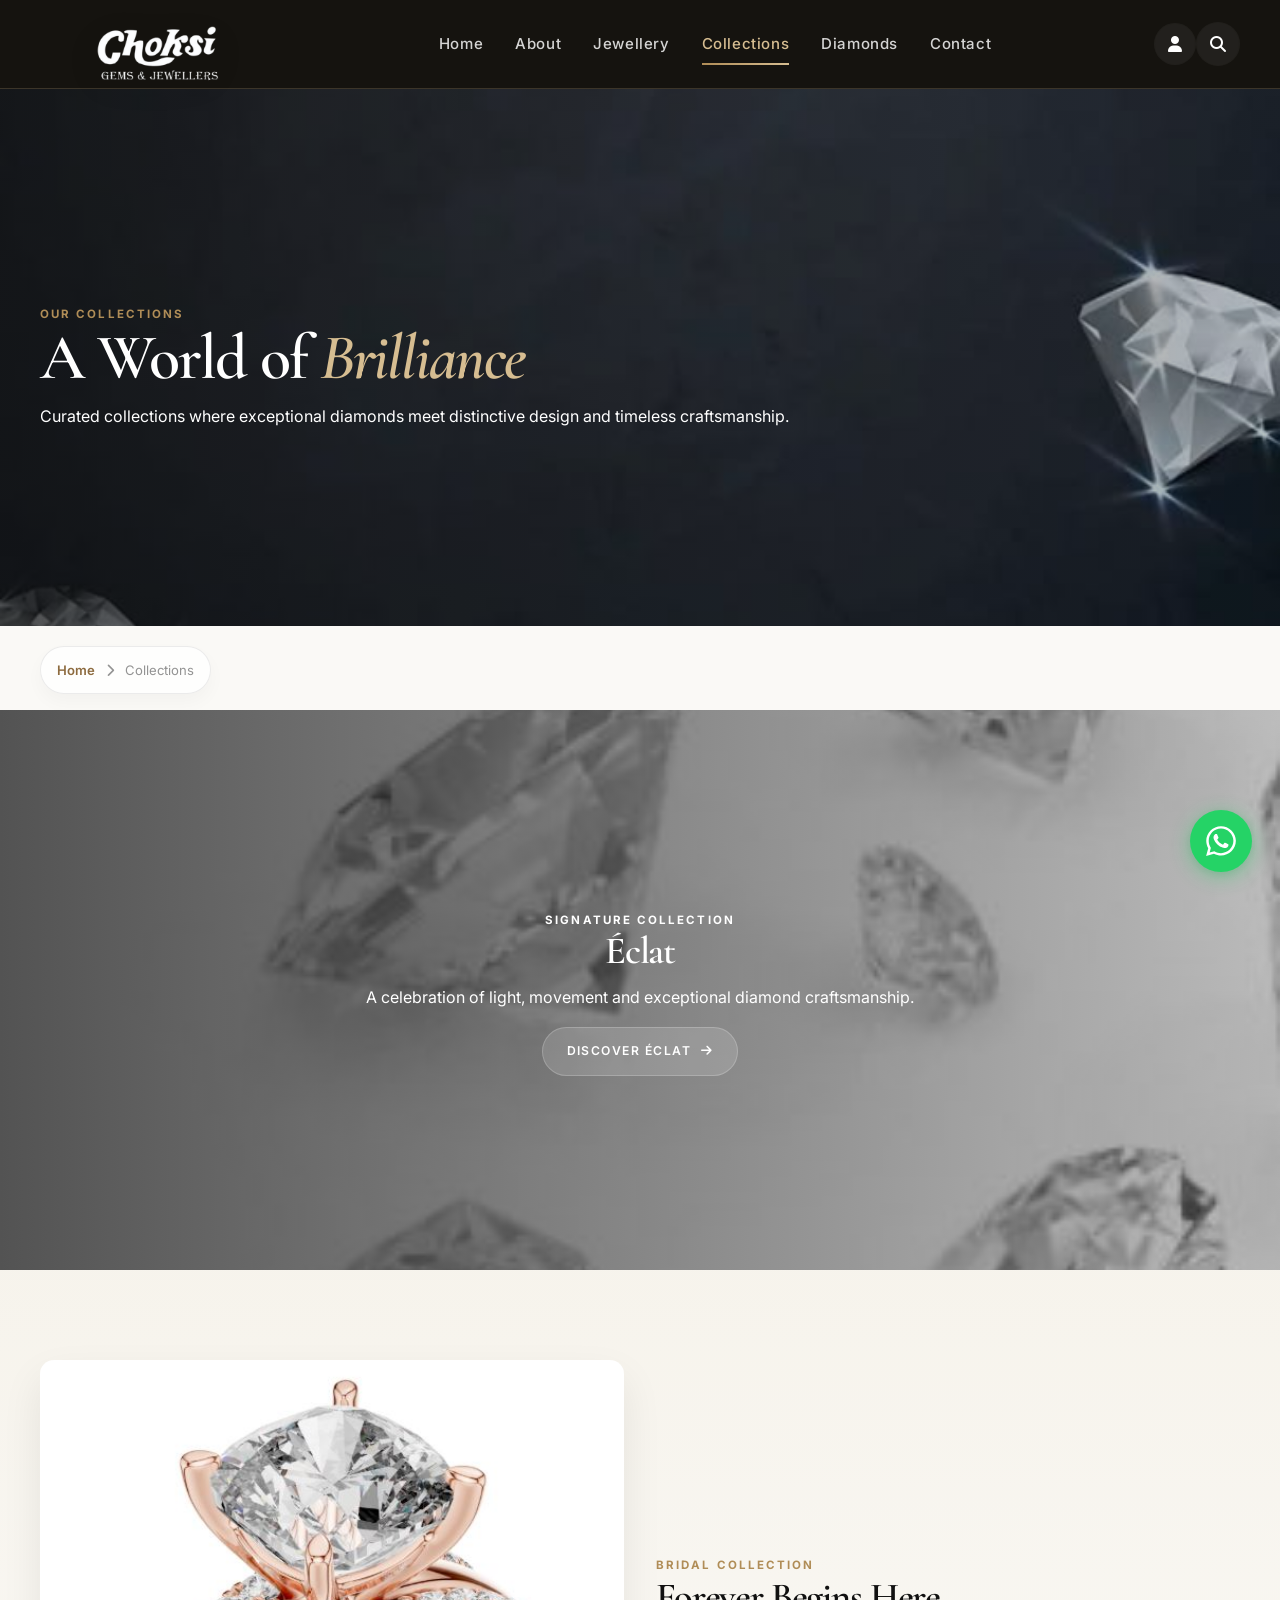
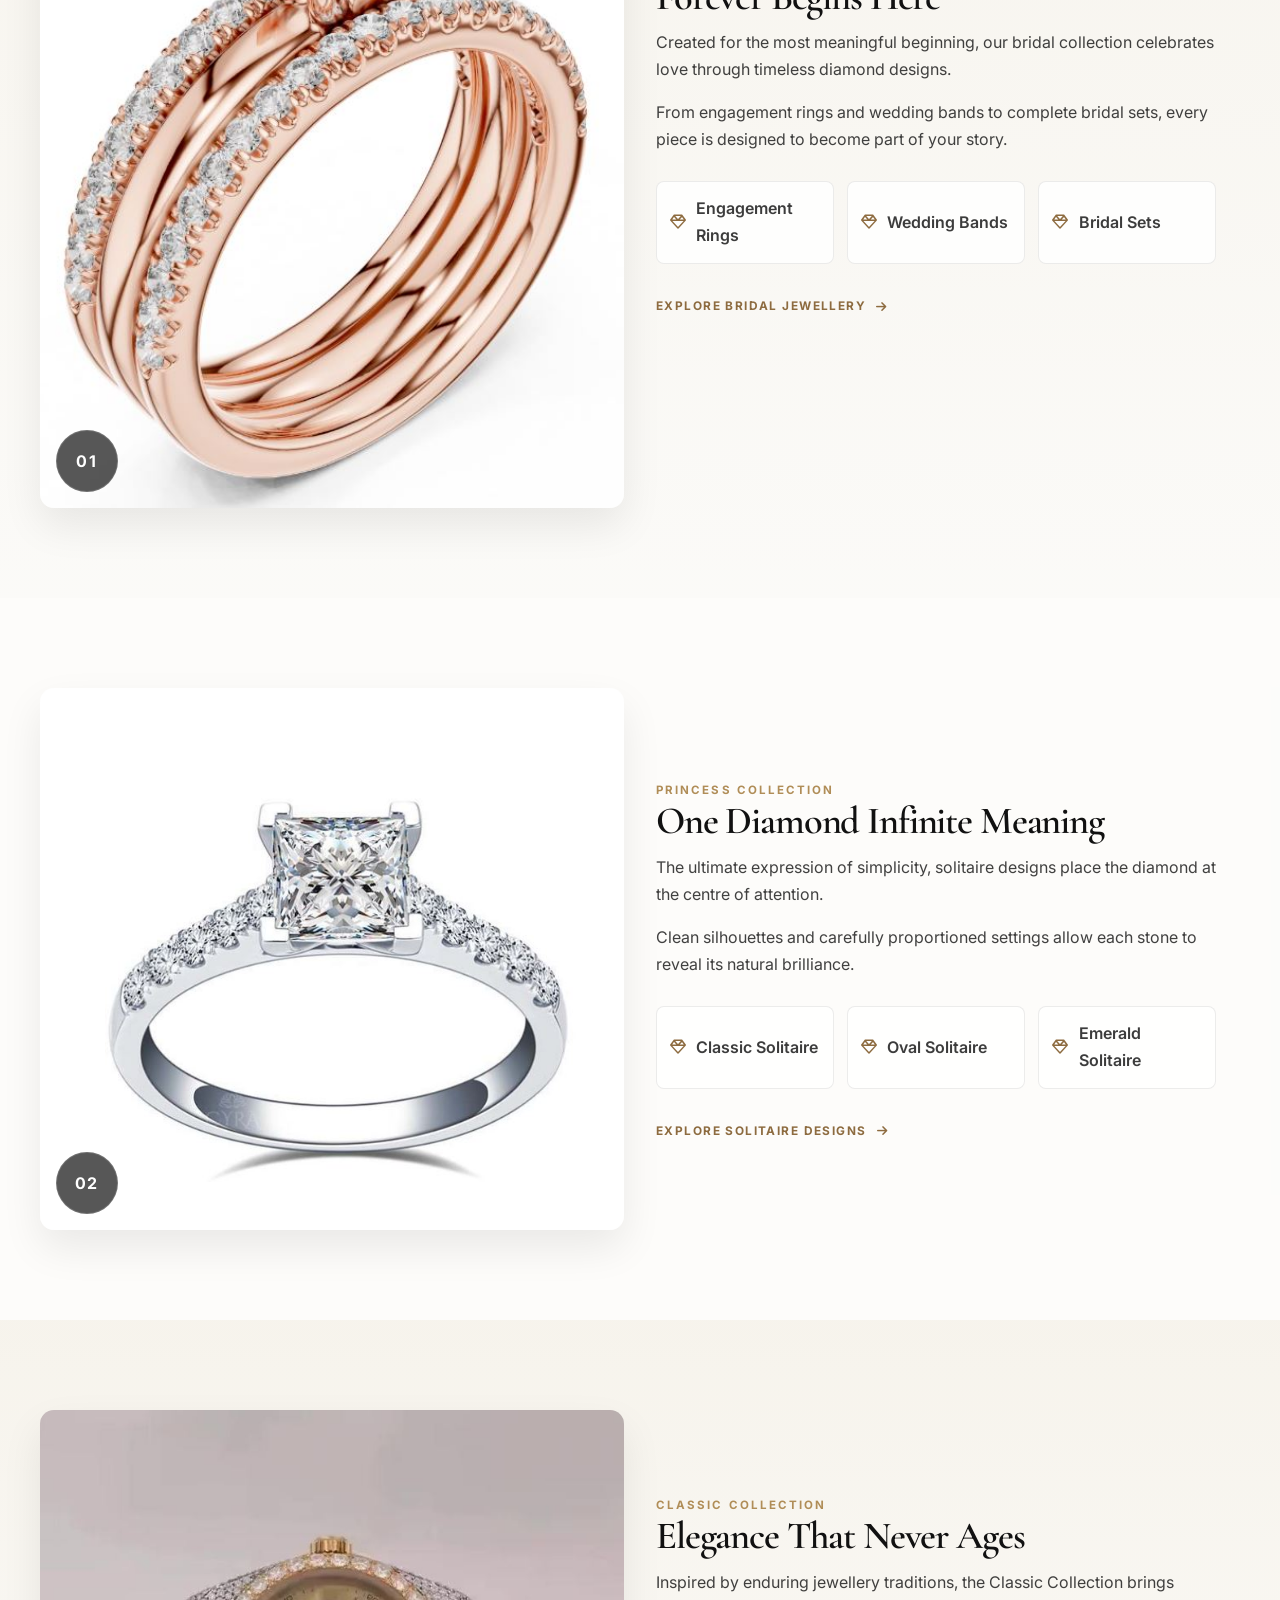
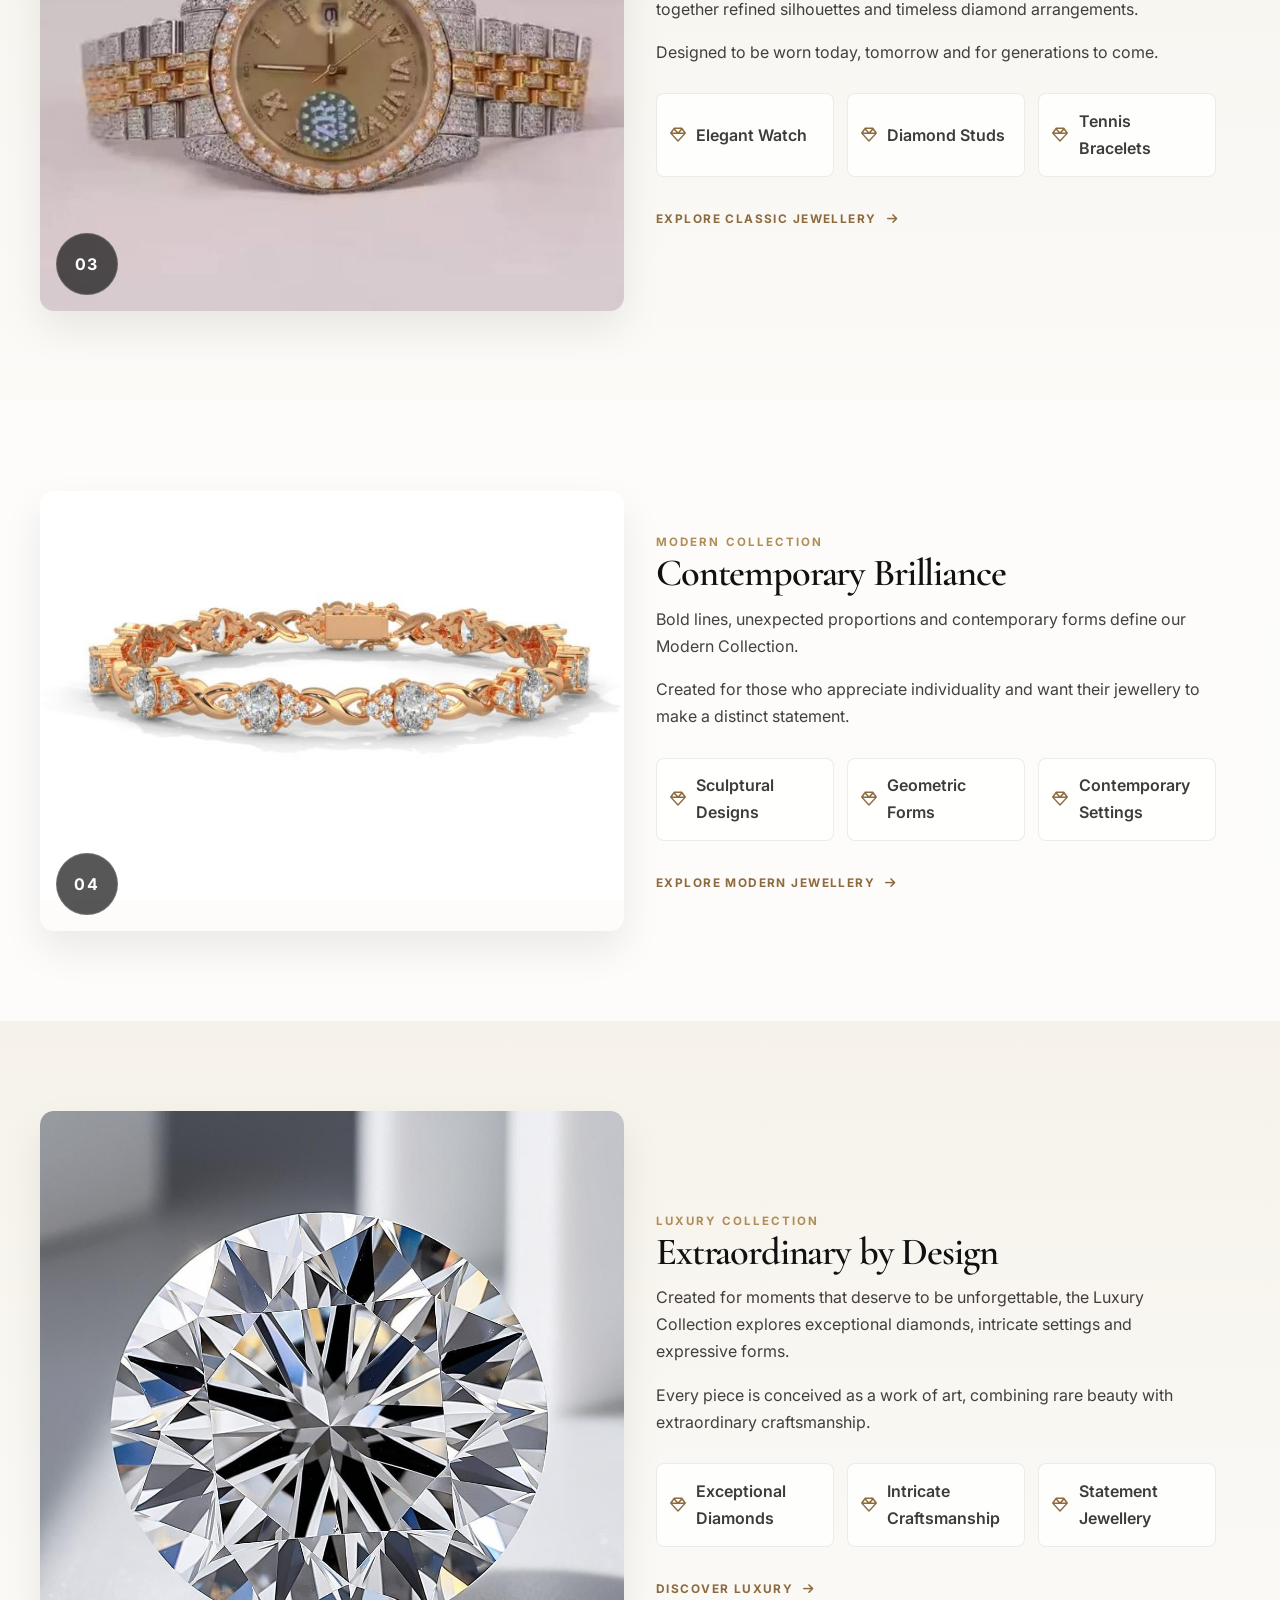
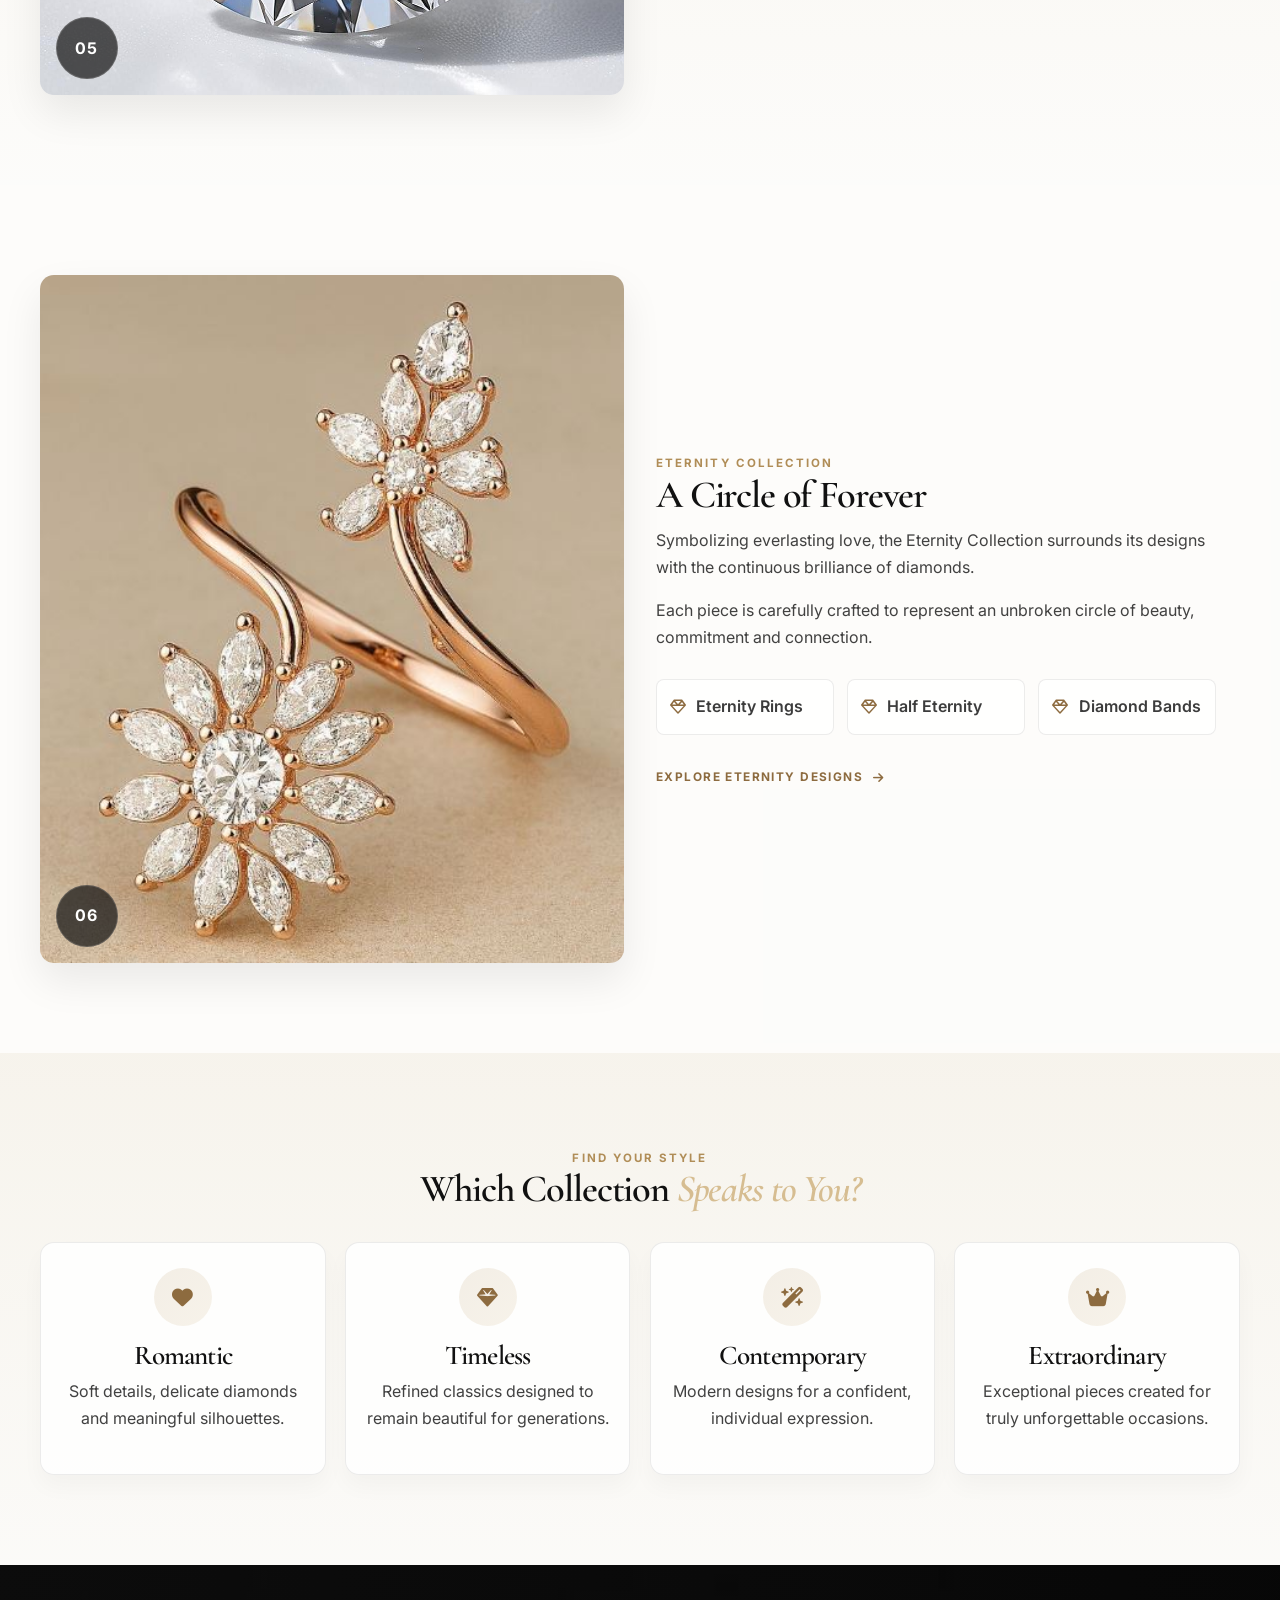
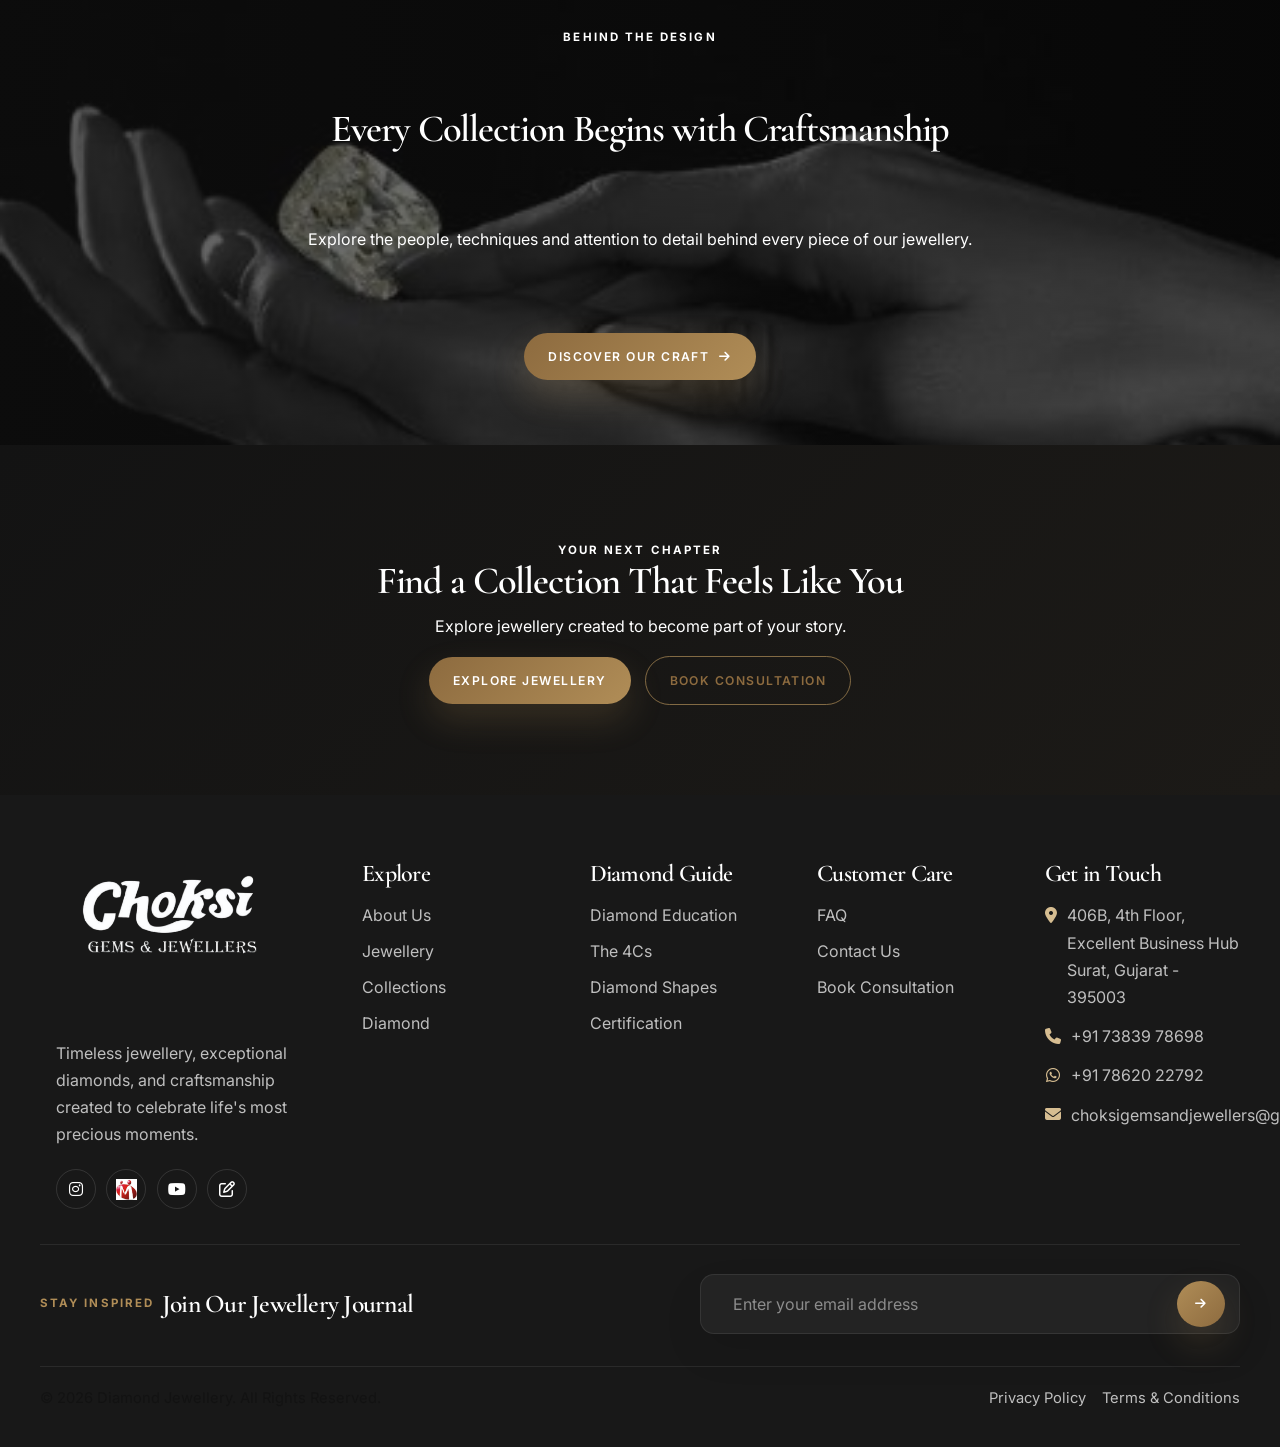
<file: collections.html>
<!DOCTYPE html>
<html lang="en">

<head>
    <meta charset="UTF-8">
    <meta name="viewport" content="width=device-width, initial-scale=1.0">

    <meta name="description"
        content="Explore our signature diamond jewellery collections, from bridal and solitaire designs to classic, modern and luxury collections.">

    <meta name="keywords"
        content="diamond jewellery collections, bridal collection, solitaire collection, classic jewellery, modern jewellery, luxury diamond jewellery">

    <meta name="author" content="Diamond Jewellery">

    <title>Collections | Diamond Jewellery</title>

    <!-- Google Fonts -->
    <link rel="preconnect" href="https://fonts.googleapis.com">
    <link rel="preconnect" href="https://fonts.gstatic.com" crossorigin>

    <!-- Bootstrap 5 -->
    <link href="https://cdn.jsdelivr.net/npm/bootstrap@5.3.3/dist/css/bootstrap.min.css" rel="stylesheet">
    <!-- Main CSS -->
    <link rel="stylesheet" href="css/style.css">
    <link rel="stylesheet" href="css/responsive.css">
    <link rel="stylesheet" href="css/whatsapp.css">

    <!-- Font Awesome -->
    <link rel="stylesheet" href="https://cdnjs.cloudflare.com/ajax/libs/font-awesome/6.5.2/css/all.min.css">
    <link rel="icon" type="image/x-icon" href="favicon.ico">
</head>

<body>


    <!-- =====================================================
         HEADER
    ====================================================== -->

    <header class="site-header">

        <div class="header-container">

            <!-- Logo -->
            <a href="index.html" class="logo"><img src="images/logo.png" alt="Diamond Jewellery Logo"></a>


            <!-- Desktop Navigation -->
            <nav class="main-navigation" aria-label="Main Navigation">

                <ul class="nav-list">

                    <li class="nav-item">
                        <a href="index.html" class="nav-link active">
                            Home
                        </a>
                    </li>

                    <li class="nav-item">
                        <a href="about.html" class="nav-link">
                            About
                        </a>
                    </li>


                    <!-- Jewellery Dropdown -->
                    <li class="nav-item dropdown">

                        <a href="jewellery.html" class="nav-link">
                            Jewellery
                            <!-- <i class="fa-solid fa-chevron-down"></i> -->
                        </a>

                        <!-- <div class="dropdown-menu">

                            <a href="jewellery.html#rings">
                                <i class="fa-regular fa-gem"></i>
                                Rings
                            </a>

                            <a href="jewellery.html#earrings">
                                <i class="fa-regular fa-gem"></i>
                                Earrings
                            </a>

                            <a href="jewellery.html#necklaces">
                                <i class="fa-regular fa-gem"></i>
                                Necklaces
                            </a>

                            <a href="jewellery.html#bracelets">
                                <i class="fa-regular fa-gem"></i>
                                Bracelets
                            </a>

                            <a href="jewellery.html#pendants">
                                <i class="fa-regular fa-gem"></i>
                                Pendants
                            </a>

                            <a href="jewellery.html#bridal">
                                <i class="fa-regular fa-gem"></i>
                                Bridal Jewellery
                            </a>

                        </div> -->

                    </li>


                    <!-- Collections Dropdown -->
                    <li class="nav-item dropdown">

                        <a href="collections.html" class="nav-link">
                            Collections
                            <!-- <i class="fa-solid fa-chevron-down"></i> -->
                        </a>

                        <!-- <div class="dropdown-menu">

                            <a href="collections.html#bridal">
                                Bridal Collection
                            </a>

                            <a href="collections.html#solitaire">
                                Solitaire Collection
                            </a>

                            <a href="collections.html#classic">
                                Classic Collection
                            </a>

                            <a href="collections.html#modern">
                                Modern Collection
                            </a>

                            <a href="collections.html#luxury">
                                Luxury Collection
                            </a>

                        </div> -->

                    </li>


                    <!-- Diamonds Dropdown -->
                    <li class="nav-item dropdown">

                        <a href="diamonds.html" class="nav-link">
                            Diamonds
                            <!-- <i class="fa-solid fa-chevron-down"></i> -->
                        </a>
                        <!-- 
                        <div class="dropdown-menu">

                            <a href="diamonds.html">
                                Diamond Education
                            </a>

                            <a href="4cs.html">
                                The 4Cs
                            </a>

                            <a href="diamond-shapes.html">
                                Diamond Shapes
                            </a>

                            <a href="diamond-guide.html">
                                Diamond Buying Guide
                            </a>

                            <a href="certification.html">
                                Certification
                            </a>

                        </div> -->

                    </li>


                    <li class="nav-item">
                        <a href="contact.html" class="nav-link">
                            Contact
                        </a>
                    </li>

                </ul>

            </nav>


            <!-- Header Actions -->
            <div class="header-actions">

                <button class="header-action search-button" aria-label="Search">
                    <i class="fa-solid fa-magnifying-glass"></i>
                </button>

                <!-- Mobile Menu Button -->
                <button class="mobile-menu-button" aria-label="Open navigation menu">
                    <i class="fa-solid fa-bars"></i>
                </button>

            </div>

        </div>

    </header>


    <!-- =====================================================
         MAIN
    ====================================================== -->

    <main>


        <!-- =================================================
             PAGE HERO
        ================================================== -->

        <section class="page-hero collections-page-hero">

            <div class="page-hero-image">

                <img src="images/hero-images/collectioin-hero.jpg" alt="Luxury diamond jewellery collections">

            </div>

            <div class="page-hero-overlay"></div>

            <div class="page-hero-content">

                <span class="section-label">
                    OUR COLLECTIONS
                </span>

                <h1>
                    A World of
                    <span>Brilliance</span>
                </h1>

                <p>
                    Curated collections where exceptional diamonds
                    meet distinctive design and timeless craftsmanship.
                </p>

            </div>

        </section>


        <!-- =================================================
             BREADCRUMB
        ================================================== -->

        <div class="breadcrumb-container">

            <nav class="breadcrumb" aria-label="Breadcrumb">

                <a href="index.html">
                    Home
                </a>

                <span>
                    <i class="fa-solid fa-chevron-right"></i>
                </span>

                <span>
                    Collections
                </span>

            </nav>

        </div>


        <!-- =================================================
             COLLECTION INTRO
        ================================================== -->

        <!-- <section class="collection-intro-section">

            <div class="section-container">

                <div class="section-heading centered">

                    <span class="section-label">
                        FIND YOUR SIGNATURE
                    </span>

                    <h2>
                        Collections with a
                        <span>Point of View</span>
                    </h2>

                    <p>
                        Each collection has its own character,
                        inspiration and design language. Explore
                        the one that speaks to you.
                    </p>

                </div>

                <div class="collection-filter">

                    <button class="filter-button active" data-filter="all">
                        All
                    </button>

                    <button class="filter-button" data-filter="bridal">
                        Bridal
                    </button>

                    <button class="filter-button" data-filter="classic">
                        Classic
                    </button>

                    <button class="filter-button" data-filter="modern">
                        Modern
                    </button>

                    <button class="filter-button" data-filter="luxury">
                        Luxury
                    </button>

                </div>

            </div>

        </section> -->


        <!-- =================================================
             FEATURED COLLECTION
        ================================================== -->

        <section class="featured-collection-large">

            <div class="featured-collection-image">

                <img src="images/banner/collection-7.JPG" alt="Signature diamond jewellery collection">

            </div>

            <div class="featured-collection-overlay"></div>

            <div class="featured-collection-content">

                <span class="section-label">
                    SIGNATURE COLLECTION
                </span>

                <h2>
                    Éclat
                </h2>

                <p>
                    A celebration of light, movement and
                    exceptional diamond craftsmanship.
                </p>

                <a href="#luxury" class="btn btn-light">

                    Discover Éclat

                    <i class="fa-solid fa-arrow-right"></i>

                </a>

            </div>

        </section>


        <!-- =================================================
             BRIDAL COLLECTION
        ================================================== -->

        <section class="collection-detail-section" id="bridal" data-category="bridal">

            <div class="section-container">

                <div class="collection-detail-grid">


                    <div class="collection-detail-image">

                        <img src="images/banner/bridale-engagement.JPG" alt="Diamond bridal jewellery collection">

                        <span class="collection-number">
                            01
                        </span>

                    </div>


                    <div class="collection-detail-content">

                        <span class="section-label">
                            BRIDAL COLLECTION
                        </span>

                        <h2>
                            Forever
                            <span>Begins Here</span>
                        </h2>

                        <p>
                            Created for the most meaningful
                            beginning, our bridal collection
                            celebrates love through timeless
                            diamond designs.
                        </p>

                        <p>
                            From engagement rings and wedding bands
                            to complete bridal sets, every piece is
                            designed to become part of your story.
                        </p>


                        <div class="collection-features">

                            <div>
                                <i class="fa-regular fa-gem"></i>
                                <span>
                                    Engagement Rings
                                </span>
                            </div>

                            <div>
                                <i class="fa-regular fa-gem"></i>
                                <span>
                                    Wedding Bands
                                </span>
                            </div>

                            <div>
                                <i class="fa-regular fa-gem"></i>
                                <span>
                                    Bridal Sets
                                </span>
                            </div>

                        </div>


                        <a href="jewellery.html#bridal" class="text-link">

                            Explore Bridal Jewellery

                            <i class="fa-solid fa-arrow-right"></i>

                        </a>

                    </div>

                </div>

            </div>

        </section>


        <!-- =================================================
             SOLITAIRE COLLECTION
        ================================================== -->

        <section class="collection-detail-section alternate" id="solitaire" data-category="classic">

            <div class="section-container">

                <div class="collection-detail-grid reverse">


                    <div class="collection-detail-image">

                        <img src="images/banner/collection-2.JPG" alt="Solitaire diamond jewellery collection">

                        <span class="collection-number">
                            02
                        </span>

                    </div>


                    <div class="collection-detail-content">

                        <span class="section-label">
                            PRINCESS COLLECTION
                        </span>

                        <h2>
                            One Diamond
                            <span>Infinite Meaning</span>
                        </h2>

                        <p>
                            The ultimate expression of simplicity,
                            solitaire designs place the diamond
                            at the centre of attention.
                        </p>

                        <p>
                            Clean silhouettes and carefully
                            proportioned settings allow each stone
                            to reveal its natural brilliance.
                        </p>


                        <div class="collection-features">

                            <div>
                                <i class="fa-regular fa-gem"></i>
                                <span>
                                    Classic Solitaire
                                </span>
                            </div>

                            <div>
                                <i class="fa-regular fa-gem"></i>
                                <span>
                                    Oval Solitaire
                                </span>
                            </div>

                            <div>
                                <i class="fa-regular fa-gem"></i>
                                <span>
                                    Emerald Solitaire
                                </span>
                            </div>

                        </div>


                        <a href="jewellery.html#rings" class="text-link">

                            Explore Solitaire Designs

                            <i class="fa-solid fa-arrow-right"></i>

                        </a>

                    </div>

                </div>

            </div>

        </section>


        <!-- =================================================
             CLASSIC COLLECTION
        ================================================== -->

        <section class="collection-detail-section" id="classic" data-category="classic">

            <div class="section-container">

                <div class="collection-detail-grid">


                    <div class="collection-detail-image">

                        <img src="images/banner/collection-3.JPG" alt="Classic diamond jewellery collection">

                        <span class="collection-number">
                            03
                        </span>

                    </div>


                    <div class="collection-detail-content">

                        <span class="section-label">
                            CLASSIC COLLECTION
                        </span>

                        <h2>
                            Elegance That
                            <span>Never Ages</span>
                        </h2>

                        <p>
                            Inspired by enduring jewellery traditions,
                            the Classic Collection brings together
                            refined silhouettes and timeless diamond
                            arrangements.
                        </p>

                        <p>
                            Designed to be worn today, tomorrow
                            and for generations to come.
                        </p>


                        <div class="collection-features">

                            <div>
                                <i class="fa-regular fa-gem"></i>
                                <span>
                                    Elegant Watch
                                </span>
                            </div>

                            <div>
                                <i class="fa-regular fa-gem"></i>
                                <span>
                                    Diamond Studs
                                </span>
                            </div>

                            <div>
                                <i class="fa-regular fa-gem"></i>
                                <span>
                                    Tennis Bracelets
                                </span>
                            </div>

                        </div>


                        <a href="jewellery.html" class="text-link">

                            Explore Classic Jewellery

                            <i class="fa-solid fa-arrow-right"></i>

                        </a>

                    </div>

                </div>

            </div>

        </section>


        <!-- =================================================
             MODERN COLLECTION
        ================================================== -->

        <section class="collection-detail-section alternate" id="modern" data-category="modern">

            <div class="section-container">

                <div class="collection-detail-grid reverse">


                    <div class="collection-detail-image">

                        <img src="images/banner/collection-4.JPG" alt="Modern diamond jewellery collection">

                        <span class="collection-number">
                            04
                        </span>

                    </div>


                    <div class="collection-detail-content">

                        <span class="section-label">
                            MODERN COLLECTION
                        </span>

                        <h2>
                            Contemporary
                            <span>Brilliance</span>
                        </h2>

                        <p>
                            Bold lines, unexpected proportions and
                            contemporary forms define our Modern
                            Collection.
                        </p>

                        <p>
                            Created for those who appreciate
                            individuality and want their jewellery
                            to make a distinct statement.
                        </p>


                        <div class="collection-features">

                            <div>
                                <i class="fa-regular fa-gem"></i>
                                <span>
                                    Sculptural Designs
                                </span>
                            </div>

                            <div>
                                <i class="fa-regular fa-gem"></i>
                                <span>
                                    Geometric Forms
                                </span>
                            </div>

                            <div>
                                <i class="fa-regular fa-gem"></i>
                                <span>
                                    Contemporary Settings
                                </span>
                            </div>

                        </div>


                        <a href="jewellery.html" class="text-link">

                            Explore Modern Jewellery

                            <i class="fa-solid fa-arrow-right"></i>

                        </a>

                    </div>

                </div>

            </div>

        </section>


        <!-- =================================================
             LUXURY COLLECTION
        ================================================== -->

        <section class="collection-detail-section luxury-collection" id="luxury" data-category="luxury">

            <div class="section-container">

                <div class="collection-detail-grid">


                    <div class="collection-detail-image">

                        <img src="images/banner/collection-5.JPG" alt="Luxury diamond jewellery collection">

                        <span class="collection-number">
                            05
                        </span>

                    </div>


                    <div class="collection-detail-content">

                        <span class="section-label">
                            LUXURY COLLECTION
                        </span>

                        <h2>
                            Extraordinary
                            <span>by Design</span>
                        </h2>

                        <p>
                            Created for moments that deserve to
                            be unforgettable, the Luxury Collection
                            explores exceptional diamonds,
                            intricate settings and expressive forms.
                        </p>

                        <p>
                            Every piece is conceived as a work of
                            art, combining rare beauty with
                            extraordinary craftsmanship.
                        </p>


                        <div class="collection-features">

                            <div>
                                <i class="fa-regular fa-gem"></i>
                                <span>
                                    Exceptional Diamonds
                                </span>
                            </div>

                            <div>
                                <i class="fa-regular fa-gem"></i>
                                <span>
                                    Intricate Craftsmanship
                                </span>
                            </div>

                            <div>
                                <i class="fa-regular fa-gem"></i>
                                <span>
                                    Statement Jewellery
                                </span>
                            </div>

                        </div>


                        <a href="jewellery.html" class="text-link">

                            Discover Luxury

                            <i class="fa-solid fa-arrow-right"></i>

                        </a>

                    </div>

                </div>

            </div>

        </section>


        <!-- =================================================
             ETERNITY COLLECTION
        ================================================== -->

        <section class="collection-detail-section alternate" id="eternity" data-category="classic">

            <div class="section-container">

                <div class="collection-detail-grid reverse">


                    <div class="collection-detail-image">

                        <img src="images/banner/collection-6.JPG" alt="eternity jewellery collection">

                        <span class="collection-number">
                            06
                        </span>

                    </div>


                    <div class="collection-detail-content">

                        <span class="section-label">
                            ETERNITY COLLECTION
                        </span>

                        <h2>
                            A Circle of
                            <span>Forever</span>
                        </h2>

                        <p>
                            Symbolizing everlasting love, the Eternity
                            Collection surrounds its designs with the
                            continuous brilliance of diamonds.
                        </p>

                        <p>
                            Each piece is carefully crafted to
                            represent an unbroken circle of beauty,
                            commitment and connection.
                        </p>


                        <div class="collection-features">

                            <div>
                                <i class="fa-regular fa-gem"></i>
                                <span>
                                    Eternity Rings
                                </span>
                            </div>

                            <div>
                                <i class="fa-regular fa-gem"></i>
                                <span>
                                    Half Eternity
                                </span>
                            </div>

                            <div>
                                <i class="fa-regular fa-gem"></i>
                                <span>
                                    Diamond Bands
                                </span>
                            </div>

                        </div>


                        <a href="jewellery.html#rings" class="text-link">

                            Explore Eternity Designs

                            <i class="fa-solid fa-arrow-right"></i>

                        </a>

                    </div>

                </div>

            </div>

        </section>


        <!-- =================================================
             COLLECTION INSPIRATION
        ================================================== -->

        <section class="collection-inspiration-section">

            <div class="section-container">

                <div class="section-heading centered">

                    <span class="section-label">
                        FIND YOUR STYLE
                    </span>

                    <h2>
                        Which Collection
                        <span>Speaks to You?</span>
                    </h2>

                </div>


                <div class="style-grid">


                    <article class="style-card">

                        <div class="style-icon">
                            <i class="fa-solid fa-heart"></i>
                        </div>

                        <h3>
                            Romantic
                        </h3>

                        <p>
                            Soft details, delicate diamonds
                            and meaningful silhouettes.
                        </p>

                    </article>


                    <article class="style-card">

                        <div class="style-icon">
                            <i class="fa-solid fa-gem"></i>
                        </div>

                        <h3>
                            Timeless
                        </h3>

                        <p>
                            Refined classics designed to
                            remain beautiful for generations.
                        </p>

                    </article>


                    <article class="style-card">

                        <div class="style-icon">
                            <i class="fa-solid fa-wand-magic-sparkles"></i>
                        </div>

                        <h3>
                            Contemporary
                        </h3>

                        <p>
                            Modern designs for a confident,
                            individual expression.
                        </p>

                    </article>


                    <article class="style-card">

                        <div class="style-icon">
                            <i class="fa-solid fa-crown"></i>
                        </div>

                        <h3>
                            Extraordinary
                        </h3>

                        <p>
                            Exceptional pieces created for
                            truly unforgettable occasions.
                        </p>

                    </article>

                </div>

            </div>

        </section>


        <!-- =================================================
             CRAFTSMANSHIP CTA
        ================================================== -->

        <section class="collection-craftsmanship-section">

            <div class="collection-craftsmanship-image">

                <img src="images/banner/collection-8.JPG" alt="Jewellery craftsmanship">

            </div>

            <div class="collection-craftsmanship-content">

                <span class="section-label">
                    BEHIND THE DESIGN
                </span>

                <h2>
                    Every Collection
                    Begins with
                    <span>Craftsmanship</span>
                </h2>

                <p>
                    Explore the people, techniques and attention
                    to detail behind every piece of our jewellery.
                </p>

                <a href="about.html#craftsmanship" class="btn btn-primary">

                    Discover Our Craft

                    <i class="fa-solid fa-arrow-right"></i>

                </a>

            </div>

        </section>


        <!-- =================================================
             FINAL CTA
        ================================================== -->

        <section class="final-cta-section">

            <div class="final-cta-content">

                <span class="section-label">
                    YOUR NEXT CHAPTER
                </span>

                <h2>
                    Find a Collection
                    <span>That Feels Like You</span>
                </h2>

                <p>
                    Explore jewellery created to become
                    part of your story.
                </p>

                <div class="final-cta-buttons">

                    <a href="jewellery.html" class="btn btn-primary">

                        Explore Jewellery

                    </a>

                    <a href="contact.html" class="btn btn-outline">

                        Book Consultation

                    </a>

                </div>

            </div>

        </section>

    </main>


    <!-- =====================================================
         FOOTER
    ====================================================== -->

    <footer class="site-footer">

        <div class="footer-container">


            <!-- Footer Brand -->
            <div class="footer-brand">

                <a href="index.html" class="footer-logo">
                    <img src="images/logo.png" alt="Diamond Jewellery Logo">
                </a>

                <p>
                    Timeless jewellery, exceptional diamonds,
                    and craftsmanship created to celebrate
                    life's most precious moments.
                </p>


                <!-- Social Media -->
                <div class="social-links">

                    <a href="https://www.instagram.com/choksi_gems_and_jewellers?igsi=MWF3czVid2NnbDNrcA=="
                        aria-label="Instagram" target="_blank">
                        <i class="fa-brands fa-instagram"></i>
                    </a>

                    <a href="https://www.indiamart.com/choksi-gems-jewellers/?srsltid=AfmBOorEammjpuiLPltnYjoOYVojUjMAlZFIdzOosgFFlZhU5rokv1G6"
                        aria-label="IndiaMart" target="_blank">
                        <img src="images/indiamart-logo.png" alt="">
                    </a>

                    <a href="https://www.youtube.com/@ChoksiGemsandjewellers" aria-label="YouTube" target="_blank">
                        <i class="fa-brands fa-youtube"></i>
                    </a>

                    <a href="https://in1575732655gpdf.trustpass.alibaba.com/index.html?spm=a2700.shop_pl.88.13.4746b379VX7BGK"
                        aria-label="Website" target="_blank">
                        <i class="fa-regular fa-pen-to-square"></i>
                    </a>

                </div>

            </div>


            <!-- Quick Links -->
            <div class="footer-column">

                <h3>Explore</h3>

                <ul>

                    <li>
                        <a href="about.html">About Us</a>
                    </li>

                    <li>
                        <a href="jewellery.html">Jewellery</a>
                    </li>

                    <li>
                        <a href="collections.html">Collections</a>
                    </li>

                    <li>
                        <a href="diamonds.html">Diamond</a>
                    </li>
                </ul>

            </div>


            <!-- Diamond Education -->
            <div class="footer-column">

                <h3>Diamond Guide</h3>

                <ul>

                    <li>
                        <a href="diamonds.html">
                            Diamond Education
                        </a>
                    </li>

                    <li>
                        <a href="4cs.html">
                            The 4Cs
                        </a>
                    </li>

                    <li>
                        <a href="diamond-shapes.html">
                            Diamond Shapes
                        </a>
                    </li>
                    <!-- 
                    <li>
                        <a href="diamond-guide.html">
                            Buying Guide
                        </a>
                    </li> -->

                    <li>
                        <a href="certification.html">
                            Certification
                        </a>
                    </li>

                </ul>

            </div>


            <!-- Customer Care -->
            <div class="footer-column">

                <h3>Customer Care</h3>

                <ul>
                    <li>
                        <a href="faq.html">
                            FAQ
                        </a>
                    </li>

                    <li>
                        <a href="contact.html">
                            Contact Us
                        </a>
                    </li>

                    <li>
                        <a href="contact.html">
                            Book Consultation
                        </a>
                    </li>

                </ul>

            </div>


            <!-- Contact -->
            <div class="footer-column footer-contact">

                <h3>Get in Touch</h3>

                <address>

                    <p>
                        <i class="fa-solid fa-location-dot"></i>
                        <a href="https://www.google.com/maps/search/?api=1&query=406B,+4th+Floor,+Excellent+Business+Hub,+Surat,+Gujarat+395003"
                            target="_blank" rel="noopener noreferrer">
                            406B, 4th Floor, Excellent Business Hub
                            Surat, Gujarat - 395003
                        </a>
                    </p>

                    <p>
                        <i class="fa-solid fa-phone"></i>

                        <a href="tel:+917383978698">
                            +91 73839 78698
                        </a>
                    </p>

                    <p>
                        <i class="fa-brands fa-whatsapp"></i>

                        <a href="tel:+917862022792">
                            +91 78620 22792
                        </a>
                    </p>

                    <p>
                        <i class="fa-solid fa-envelope"></i>

                        <a href="mailto:donixx925@gmail.com">
                            choksigemsandjewellers@gmail.com
                        </a>
                    </p>

                </address>

            </div>

        </div>


        <!-- Newsletter -->
        <div class="footer-newsletter">

            <div class="d-flex gap-2">

                <span class="section-label">
                    STAY INSPIRED
                </span>

                <h3>
                    Join Our Jewellery Journal
                </h3>

            </div>


            <form class="newsletter-form">

                <label for="newsletter-email" class="sr-only">
                    Email Address
                </label>

                <input type="email" id="newsletter-email" name="email" placeholder="Enter your email address" required>

                <button type="submit" aria-label="Subscribe">
                    <i class="fa-solid fa-arrow-right"></i>
                </button>

            </form>

        </div>


        <!-- Footer Bottom -->
        <div class="footer-bottom">

            <p>
                &copy; 2026 Diamond Jewellery.
                All Rights Reserved.
            </p>

            <div class="footer-legal">

                <a href="#">
                    Privacy Policy
                </a>

                <a href="#">
                    Terms & Conditions
                </a>
            </div>

        </div>

    </footer>


    <!-- =====================================================
         SEARCH OVERLAY
    ====================================================== -->

    <div class="search-overlay">

        <button class="search-close" aria-label="Close search">

            <i class="fa-solid fa-xmark"></i>

        </button>

        <div class="search-container">

            <span class="section-label">
                SEARCH
            </span>

            <h2>
                What are you
                <span>looking for?</span>
            </h2>

            <form class="search-form">

                <input type="search" placeholder="Search diamonds, jewellery, guides..." aria-label="Search">

                <button type="submit" aria-label="Submit search">

                    <i class="fa-solid fa-magnifying-glass"></i>

                </button>

            </form>

        </div>

    </div>


    <!-- JavaScript -->
    <script src="https://cdn.jsdelivr.net/npm/bootstrap@5.3.3/dist/js/bootstrap.bundle.min.js"></script>
    <script src="js/script.js"></script>
    <script src="js/whatsapp.js"></script>

</body>

</html>
</file>
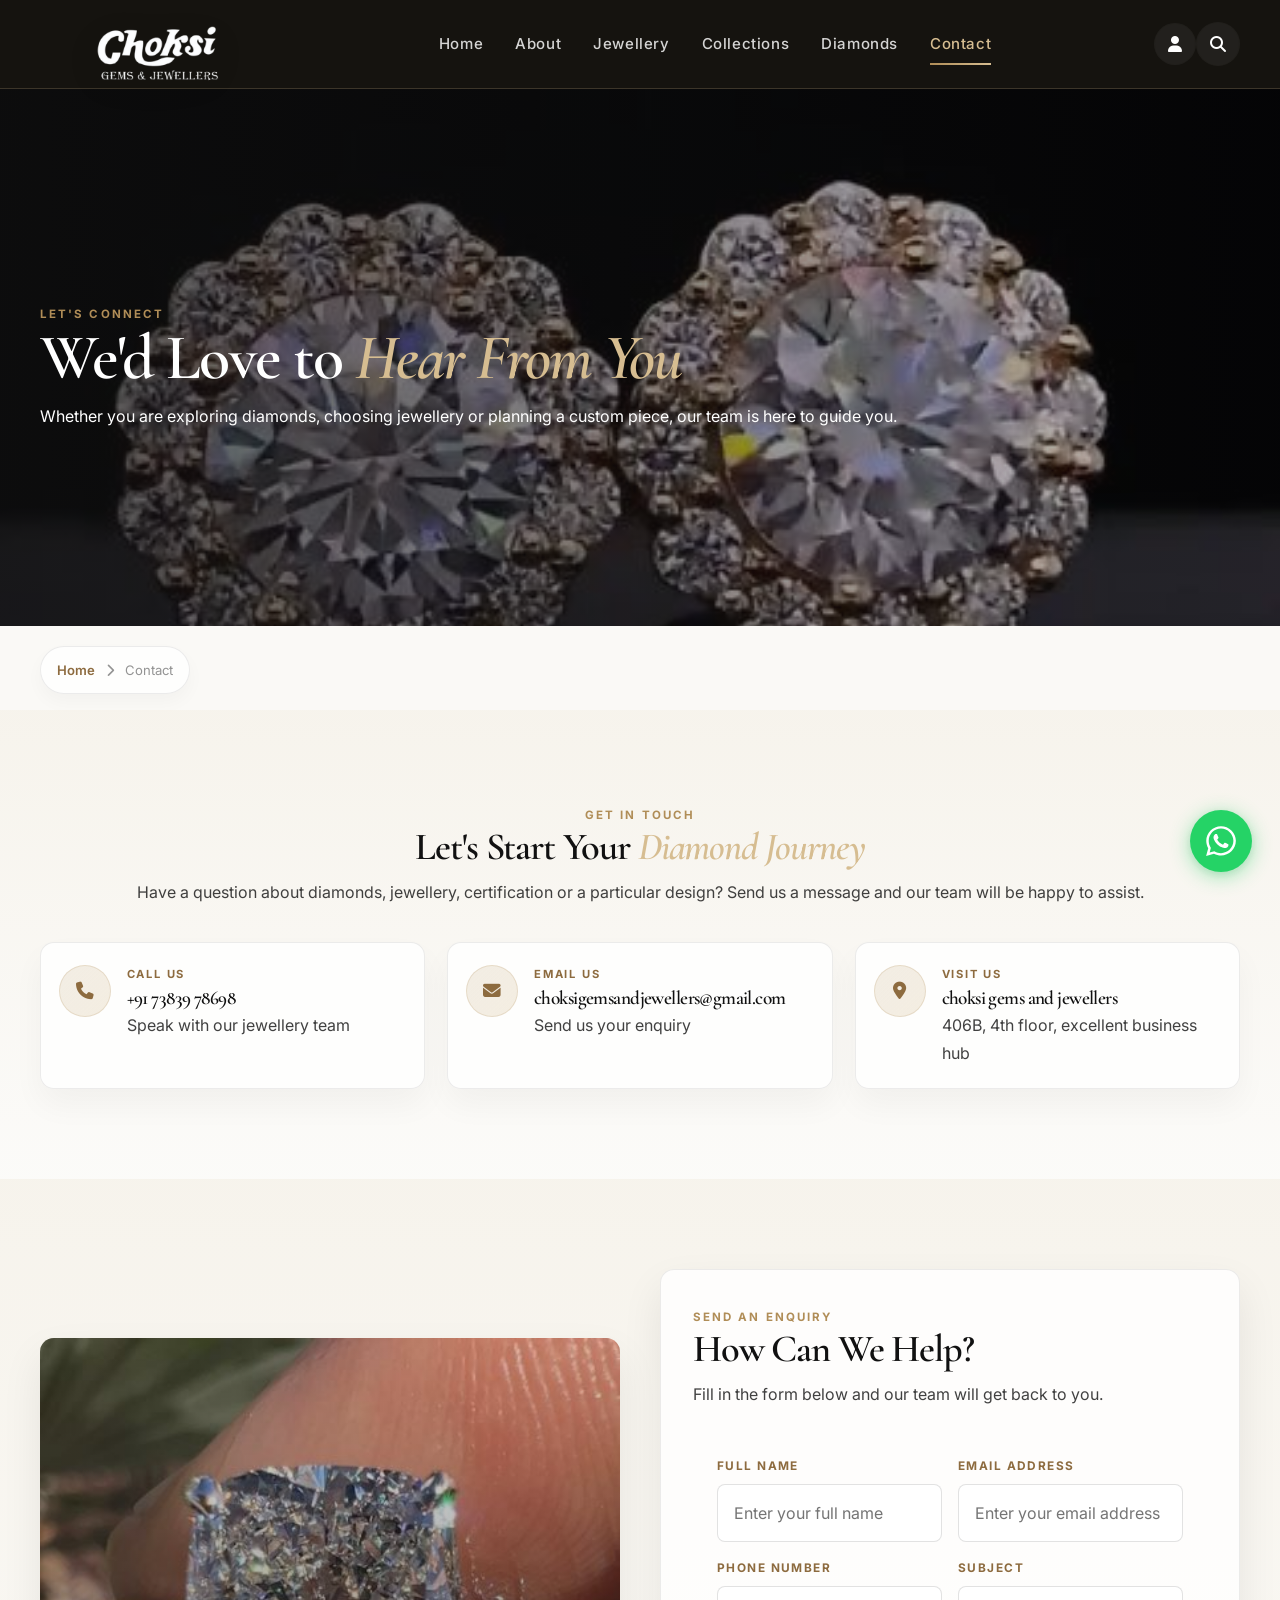
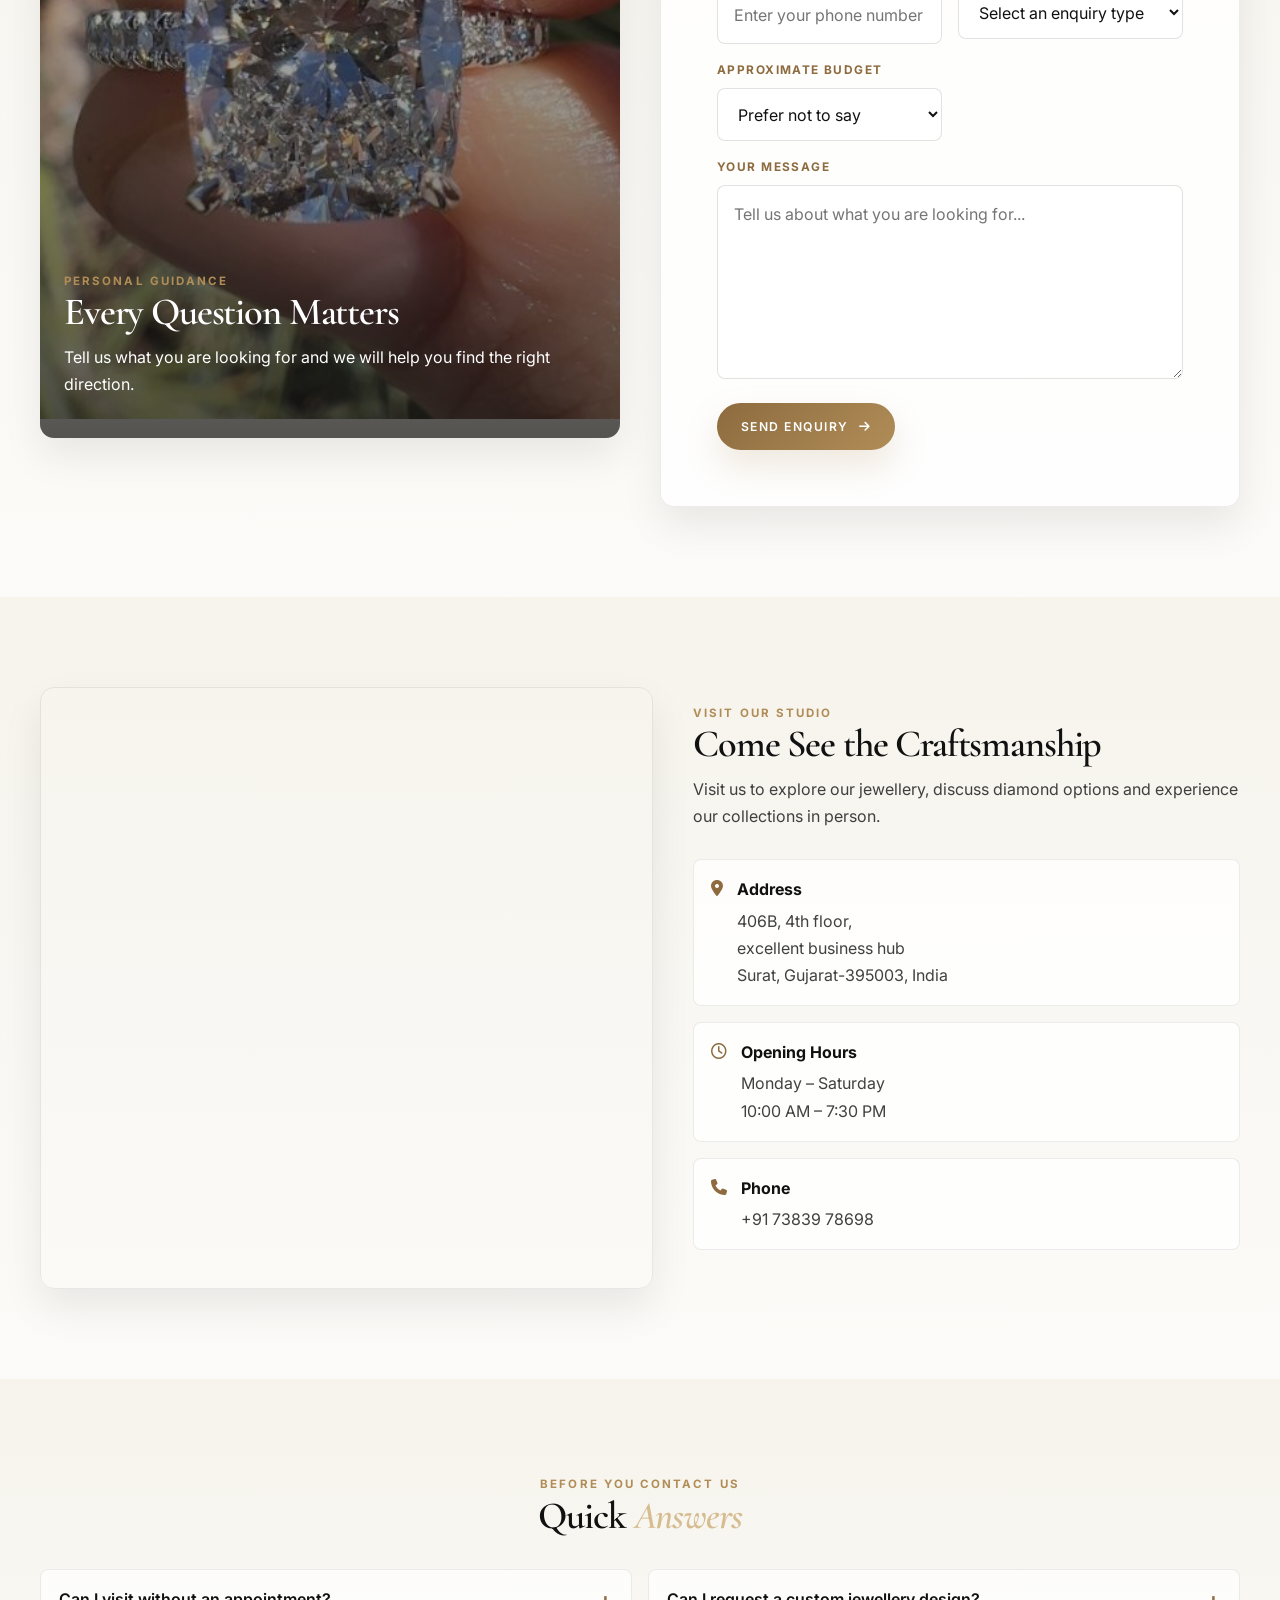
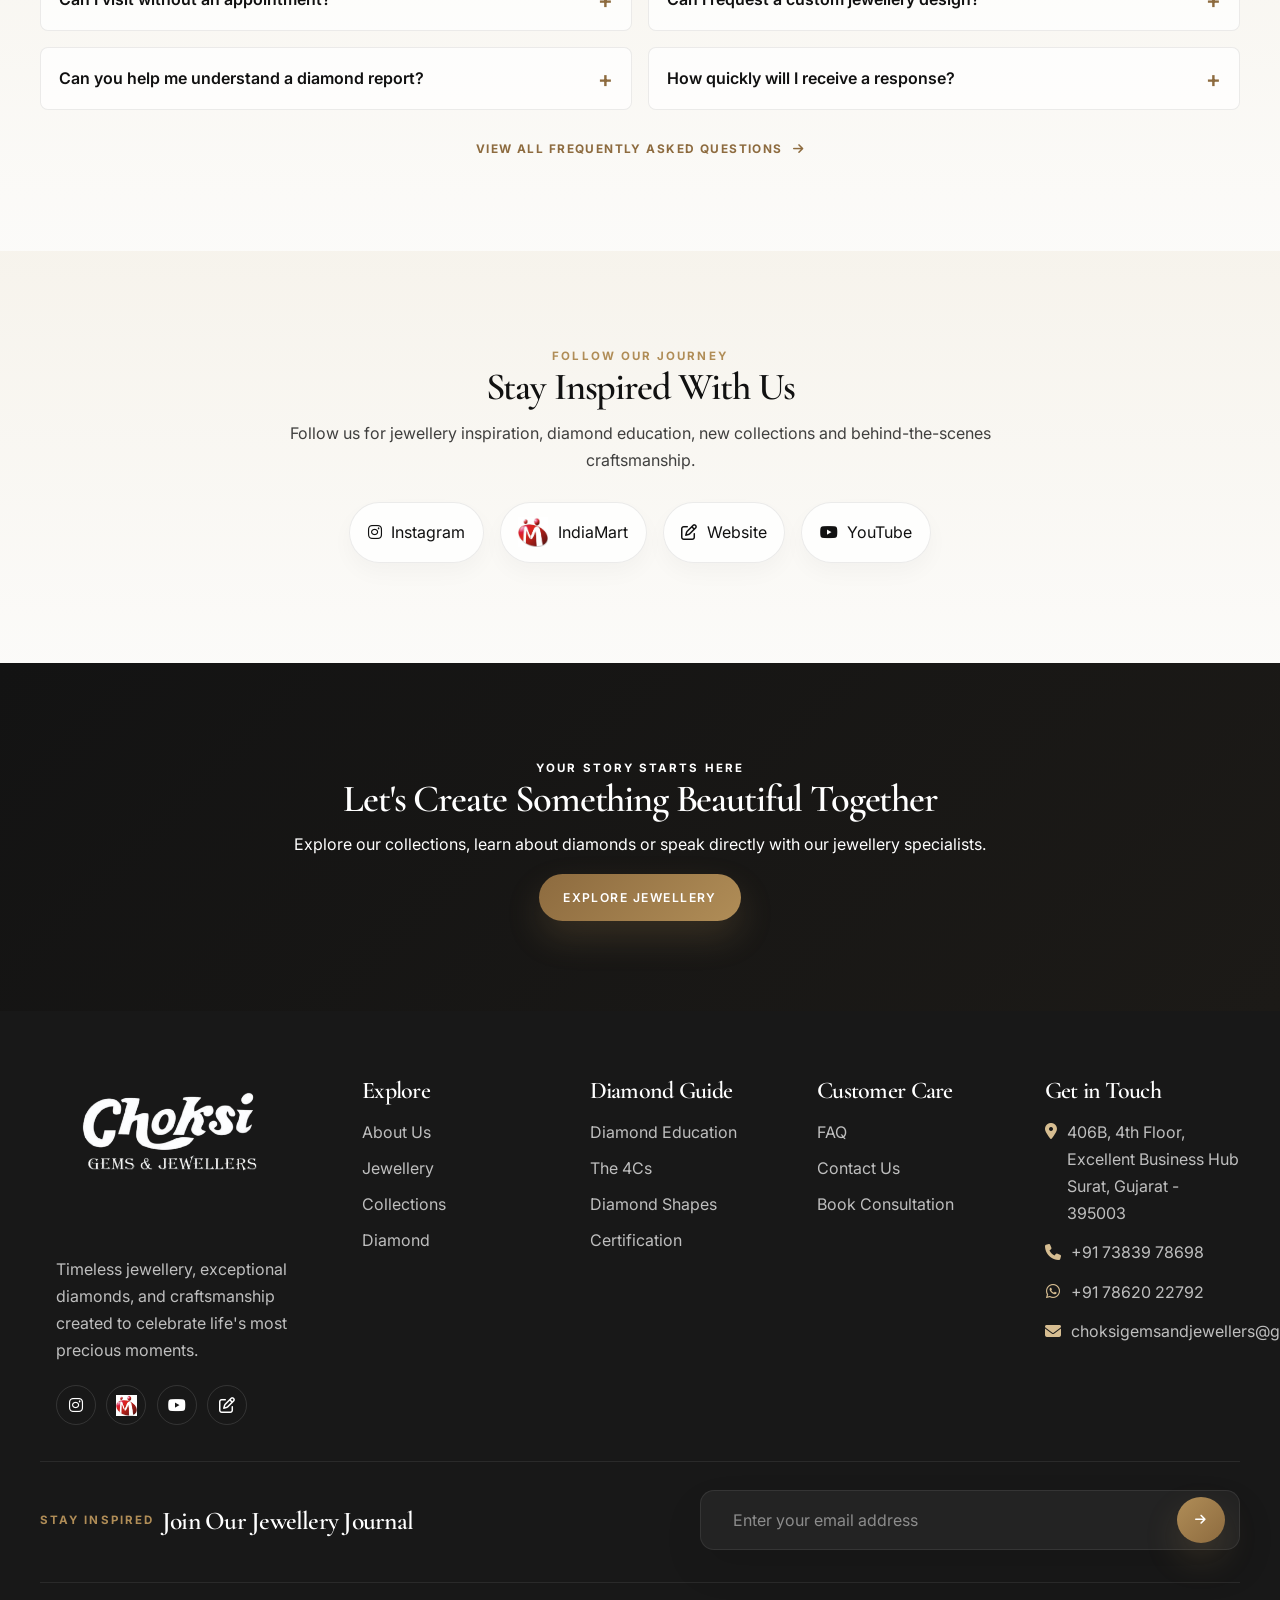
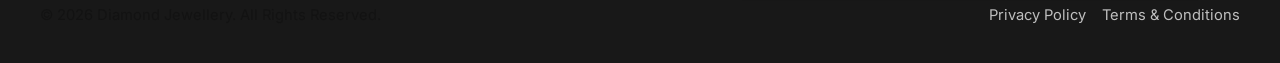
<file: contact.html>
<!DOCTYPE html>
<html lang="en">

<head>

    <meta charset="UTF-8">

    <meta name="viewport" content="width=device-width, initial-scale=1.0">

    <meta name="description"
        content="Contact Diamond Jewellery for diamond guidance, jewellery consultations, custom design enquiries and general questions.">

    <meta name="keywords"
        content="contact diamond jewellery, jewellery consultation, diamond consultation, custom jewellery enquiry">

    <meta name="author" content="Diamond Jewellery">

    <title>
        Contact Us | Diamond Jewellery
    </title>


    <!-- Google Fonts -->

    <link rel="preconnect" href="https://fonts.googleapis.com">

    <link rel="preconnect" href="https://fonts.gstatic.com" crossorigin>


    <!-- Bootstrap 5 -->
    <link href="https://cdn.jsdelivr.net/npm/bootstrap@5.3.3/dist/css/bootstrap.min.css" rel="stylesheet">
    <!-- Main CSS -->

    <link rel="stylesheet" href="css/style.css">
    <link rel="stylesheet" href="css/responsive.css">
    <link rel="stylesheet" href="css/whatsapp.css">


    <!-- Font Awesome -->

    <link rel="stylesheet" href="https://cdnjs.cloudflare.com/ajax/libs/font-awesome/6.5.2/css/all.min.css">
    <link rel="icon" type="image/x-icon" href="favicon.ico">

</head>


<body>


    <!-- =====================================================
         HEADER
    ====================================================== -->

    <header class="site-header">

        <div class="header-container">

            <!-- Logo -->
            <a href="index.html" class="logo"><img src="images/logo.png" alt="Diamond Jewellery Logo"></a>


            <!-- Desktop Navigation -->
            <nav class="main-navigation" aria-label="Main Navigation">

                <ul class="nav-list">

                    <li class="nav-item">
                        <a href="index.html" class="nav-link active">
                            Home
                        </a>
                    </li>

                    <li class="nav-item">
                        <a href="about.html" class="nav-link">
                            About
                        </a>
                    </li>


                    <!-- Jewellery Dropdown -->
                    <li class="nav-item dropdown">

                        <a href="jewellery.html" class="nav-link">
                            Jewellery
                            <!-- <i class="fa-solid fa-chevron-down"></i> -->
                        </a>

                        <!-- <div class="dropdown-menu">

                            <a href="jewellery.html#rings">
                                <i class="fa-regular fa-gem"></i>
                                Rings
                            </a>

                            <a href="jewellery.html#earrings">
                                <i class="fa-regular fa-gem"></i>
                                Earrings
                            </a>

                            <a href="jewellery.html#necklaces">
                                <i class="fa-regular fa-gem"></i>
                                Necklaces
                            </a>

                            <a href="jewellery.html#bracelets">
                                <i class="fa-regular fa-gem"></i>
                                Bracelets
                            </a>

                            <a href="jewellery.html#pendants">
                                <i class="fa-regular fa-gem"></i>
                                Pendants
                            </a>

                            <a href="jewellery.html#bridal">
                                <i class="fa-regular fa-gem"></i>
                                Bridal Jewellery
                            </a>

                        </div> -->

                    </li>


                    <!-- Collections Dropdown -->
                    <li class="nav-item dropdown">

                        <a href="collections.html" class="nav-link">
                            Collections
                            <!-- <i class="fa-solid fa-chevron-down"></i> -->
                        </a>

                        <!-- <div class="dropdown-menu">

                            <a href="collections.html#bridal">
                                Bridal Collection
                            </a>

                            <a href="collections.html#solitaire">
                                Solitaire Collection
                            </a>

                            <a href="collections.html#classic">
                                Classic Collection
                            </a>

                            <a href="collections.html#modern">
                                Modern Collection
                            </a>

                            <a href="collections.html#luxury">
                                Luxury Collection
                            </a>

                        </div> -->

                    </li>


                    <!-- Diamonds Dropdown -->
                    <li class="nav-item dropdown">

                        <a href="diamonds.html" class="nav-link">
                            Diamonds
                            <!-- <i class="fa-solid fa-chevron-down"></i> -->
                        </a>
                        <!-- 
                        <div class="dropdown-menu">

                            <a href="diamonds.html">
                                Diamond Education
                            </a>

                            <a href="4cs.html">
                                The 4Cs
                            </a>

                            <a href="diamond-shapes.html">
                                Diamond Shapes
                            </a>

                            <a href="diamond-guide.html">
                                Diamond Buying Guide
                            </a>

                            <a href="certification.html">
                                Certification
                            </a>

                        </div> -->

                    </li>


                    <li class="nav-item">
                        <a href="contact.html" class="nav-link">
                            Contact
                        </a>
                    </li>

                </ul>

            </nav>


            <!-- Header Actions -->
            <div class="header-actions">

                <button class="header-action search-button" aria-label="Search">
                    <i class="fa-solid fa-magnifying-glass"></i>
                </button>

                <!-- Mobile Menu Button -->
                <button class="mobile-menu-button" aria-label="Open navigation menu">
                    <i class="fa-solid fa-bars"></i>
                </button>

            </div>

        </div>

    </header>



    <!-- =====================================================
         MAIN
    ====================================================== -->

    <main>


        <!-- =================================================
             HERO
        ================================================== -->

        <section class="page-hero contact-page-hero">


            <div class="page-hero-image">

                <img src="images/hero-images/contact-hero.JPG" alt="Luxury diamond jewellery consultation">

            </div>


            <div class="page-hero-overlay"></div>


            <div class="page-hero-content">


                <span class="section-label">
                    LET'S CONNECT
                </span>


                <h1>

                    We'd Love to
                    <span>Hear From You</span>

                </h1>


                <p>

                    Whether you are exploring diamonds, choosing
                    jewellery or planning a custom piece, our team
                    is here to guide you.

                </p>

            </div>

        </section>



        <!-- =================================================
             BREADCRUMB
        ================================================== -->

        <div class="breadcrumb-container">

            <nav class="breadcrumb" aria-label="Breadcrumb">


                <a href="index.html">
                    Home
                </a>


                <span>
                    <i class="fa-solid fa-chevron-right"></i>
                </span>


                <span>
                    Contact
                </span>

            </nav>

        </div>



        <!-- =================================================
             CONTACT INTRO
        ================================================== -->

        <section class="contact-intro-section">

            <div class="section-container">


                <div class="section-heading centered">


                    <span class="section-label">
                        GET IN TOUCH
                    </span>


                    <h2>

                        Let's Start Your
                        <span>Diamond Journey</span>

                    </h2>


                    <p>

                        Have a question about diamonds, jewellery,
                        certification or a particular design?
                        Send us a message and our team will be
                        happy to assist.

                    </p>

                </div>


                <div class="contact-info-grid">


                    <!-- Phone -->

                    <a href="tel:+917383978698" class="contact-info-card">


                        <div class="contact-info-icon">

                            <i class="fa-solid fa-phone"></i>

                        </div>


                        <div>

                            <span>
                                CALL US
                            </span>


                            <h3 style="font-size: 1.2rem !important;">
                                +91 73839 78698
                            </h3>


                            <p>
                                Speak with our jewellery team
                            </p>

                        </div>

                    </a>


                    <!-- Email -->

                    <a href="mailto:donixx925@gmail.com" class="contact-info-card">


                        <div class="contact-info-icon">

                            <i class="fa-solid fa-envelope"></i>

                        </div>


                        <div>

                            <span>
                                EMAIL US
                            </span>


                            <h3 style="font-size: 1.2rem !important;">
                                choksigemsandjewellers@gmail.com
                            </h3>


                            <p>
                                Send us your enquiry
                            </p>

                        </div>

                    </a>


                    <!-- Location -->

                    <div class="contact-info-card">


                        <div class="contact-info-icon">

                            <i class="fa-solid fa-location-dot"></i>

                        </div>


                        <div>

                            <span>
                                VISIT US
                            </span>


                            <h3 style="font-size: 1.2rem !important;">
                                choksi gems and jewellers
                            </h3>


                            <p>
                                406B, 4th floor, excellent business hub
                            </p>

                        </div>

                    </div>

                </div>

            </div>

        </section>



        <!-- =================================================
             CONTACT FORM + IMAGE
        ================================================== -->

        <section class="contact-form-section" id="contact-form">

            <div class="section-container">


                <div class="contact-form-grid">


                    <!-- Image -->

                    <div class="contact-form-image">


                        <img src="images/banner/contact.JPG" alt="Luxury diamond jewellery">


                        <div class="contact-image-content">


                            <span class="section-label">
                                PERSONAL GUIDANCE
                            </span>


                            <h2>

                                Every Question
                                <span>Matters</span>

                            </h2>


                            <p>

                                Tell us what you are looking for
                                and we will help you find the right
                                direction.

                            </p>

                        </div>

                    </div>



                    <!-- Form -->

                    <div class="contact-form-wrapper">


                        <span class="section-label">
                            SEND AN ENQUIRY
                        </span>


                        <h2>

                            How Can We
                            <span>Help?</span>

                        </h2>


                        <p class="form-intro">

                            Fill in the form below and our team
                            will get back to you.

                        </p>


                        <form class="contact-form" id="contactForm">


                            <!-- Name -->

                            <div class="form-group">

                                <label for="full-name">
                                    Full Name
                                </label>


                                <input type="text" id="full-name" name="full_name" placeholder="Enter your full name"
                                    autocomplete="name" required>

                            </div>



                            <!-- Email -->

                            <div class="form-group">

                                <label for="email">
                                    Email Address
                                </label>


                                <input type="email" id="email" name="email" placeholder="Enter your email address"
                                    autocomplete="email" required>

                            </div>



                            <!-- Phone -->

                            <div class="form-group">

                                <label for="phone">
                                    Phone Number
                                </label>


                                <input type="tel" id="phone" name="phone" placeholder="Enter your phone number"
                                    autocomplete="tel">

                            </div>



                            <!-- Subject -->

                            <div class="form-group">

                                <label for="subject">
                                    Subject
                                </label>


                                <select id="subject" name="subject" required>


                                    <option value="" selected disabled>

                                        Select an enquiry type

                                    </option>


                                    <option value="diamond">

                                        Diamond Enquiry

                                    </option>


                                    <option value="jewellery">

                                        Jewellery Enquiry

                                    </option>


                                    <option value="custom">

                                        Custom Jewellery

                                    </option>


                                    <option value="certification">

                                        Diamond Certification

                                    </option>


                                    <option value="care">

                                        Jewellery Care

                                    </option>


                                    <option value="consultation">

                                        Consultation

                                    </option>


                                    <option value="other">

                                        Other

                                    </option>

                                </select>

                            </div>



                            <!-- Budget -->

                            <div class="form-group">

                                <label for="budget">
                                    Approximate Budget
                                </label>


                                <select id="budget" name="budget">


                                    <option value="" selected>

                                        Prefer not to say

                                    </option>


                                    <option value="under-50000">

                                        Under ₹50,000

                                    </option>


                                    <option value="50000-100000">

                                        ₹50,000 – ₹1,00,000

                                    </option>


                                    <option value="100000-250000">

                                        ₹1,00,000 – ₹2,50,000

                                    </option>


                                    <option value="250000-500000">

                                        ₹2,50,000 – ₹5,00,000

                                    </option>


                                    <option value="500000-plus">

                                        ₹5,00,000+

                                    </option>

                                </select>

                            </div>



                            <!-- Message -->

                            <div class="form-group full-width">

                                <label for="message">
                                    Your Message
                                </label>


                                <textarea id="message" name="message" rows="6"
                                    placeholder="Tell us about what you are looking for..." required></textarea>

                            </div>



                            <!-- Submit -->

                            <div class="form-submit full-width">


                                <button type="submit" class="btn btn-primary">

                                    Send Enquiry

                                    <i class="fa-solid fa-arrow-right"></i>

                                </button>

                            </div>

                        </form>

                    </div>

                </div>

            </div>

        </section>

        <!-- =================================================
             LOCATION + MAP
        ================================================== -->

        <section class="location-section">

            <div class="section-container">


                <div class="location-grid">


                    <!-- Map -->

                    <div class="location-map">


                        <!-- Replace with Google Maps embed -->

                        <iframe
                            src="https://www.google.com/maps/embed?pb=!1m18!1m12!1m3!1d3719.5387632014895!2d72.83007767600199!3d21.21047408151107!2m3!1f0!2f0!3f0!3m2!1i1024!2i768!4f13.1!3m3!1m2!1s0x3be04f5c09b0963b%3A0xeac8541ac4a0723a!2sExcellent%20Business%20Hub!5e0!3m2!1sen!2sin!4v1787572393565!5m2!1sen!2sin"
                            width="600" height="600" style="border:0;" allowfullscreen="" loading="lazy"
                            referrerpolicy="strict-origin-when-cross-origin" h>

                        </iframe>

                    </div>


                    <!-- Location Information -->

                    <div class="location-content">


                        <span class="section-label">
                            VISIT OUR STUDIO
                        </span>


                        <h2>

                            Come See the
                            <span>Craftsmanship</span>

                        </h2>


                        <p>

                            Visit us to explore our jewellery,
                            discuss diamond options and experience
                            our collections in person.

                        </p>


                        <div class="location-details">


                            <div>

                                <i class="fa-solid fa-location-dot"></i>

                                <div>

                                    <strong>
                                        Address
                                    </strong>

                                    <p>

                                        406B, 4th floor,<br>
                                        excellent business hub<br>
                                        Surat, Gujarat-395003, India

                                    </p>

                                </div>

                            </div>


                            <div>

                                <i class="fa-regular fa-clock"></i>

                                <div>

                                    <strong>
                                        Opening Hours
                                    </strong>

                                    <p>

                                        Monday – Saturday<br>
                                        10:00 AM – 7:30 PM

                                    </p>

                                </div>

                            </div>


                            <div>

                                <i class="fa-solid fa-phone"></i>

                                <div>

                                    <strong>
                                        Phone
                                    </strong>

                                    <p>

                                        <a href="tel:+910000000000">
                                            +91 73839 78698
                                        </a>

                                    </p>

                                </div>

                            </div>

                        </div>

                    </div>

                </div>

            </div>

        </section>



        <!-- =================================================
             CONTACT FAQ
        ================================================== -->

        <section class="contact-faq-section">

            <div class="section-container">


                <div class="section-heading centered">


                    <span class="section-label">
                        BEFORE YOU CONTACT US
                    </span>


                    <h2>

                        Quick
                        <span>Answers</span>

                    </h2>

                </div>


                <div class="contact-faq-grid">


                    <details class="contact-faq-item">


                        <summary>

                            Can I visit without an appointment?



                        </summary>


                        <p>

                            You can contact our team to confirm
                            availability and whether an appointment
                            is recommended for your visit.

                        </p>

                    </details>


                    <details class="contact-faq-item">


                        <summary>

                            Can I request a custom jewellery design?



                        </summary>


                        <p>

                            Yes. Use the consultation form to tell
                            us about your design ideas and preferred
                            jewellery style.

                        </p>

                    </details>


                    <details class="contact-faq-item">


                        <summary>

                            Can you help me understand a diamond report?



                        </summary>


                        <p>

                            Yes. Our diamond education resources and
                            consultation service can help you understand
                            report information and the 4Cs.

                        </p>

                    </details>


                    <details class="contact-faq-item">


                        <summary>

                            How quickly will I receive a response?



                        </summary>


                        <p>

                            Response times depend on enquiry volume
                            and the contact method used. Our team will
                            respond as soon as practical.

                        </p>

                    </details>

                </div>


                <div class="faq-more-link">

                    <a href="faq.html" class="text-link">

                        View All Frequently Asked Questions

                        <i class="fa-solid fa-arrow-right"></i>

                    </a>

                </div>

            </div>

        </section>



        <!-- =================================================
             SOCIAL CONNECTION
        ================================================== -->

        <section class="social-contact-section">

            <div class="section-container">


                <div class="social-contact-content">


                    <span class="section-label">
                        FOLLOW OUR JOURNEY
                    </span>


                    <h2>

                        Stay Inspired
                        <span>With Us</span>

                    </h2>


                    <p>

                        Follow us for jewellery inspiration,
                        diamond education, new collections and
                        behind-the-scenes craftsmanship.

                    </p>


                    <div class="contact-social-links">


                        <a href="https://www.instagram.com/choksi_gems_and_jewellers?igsi=MWF3czVid2NnbDNrcA=="
                            target="_blank" aria-label="Instagram">

                            <i class="fa-brands fa-instagram"></i>

                            <span>
                                Instagram
                            </span>

                        </a>


                        <a href="https://www.indiamart.com/choksi-gems-jewellers/?srsltid=AfmBOorEammjpuiLPltnYjoOYVojUjMAlZFIdzOosgFFlZhU5rokv1G6"
                            aria-label="IndiaMart">

                            <img src="images/indiamart-logo.png" alt="IndiaMart" height="30px">

                            <span>
                                IndiaMart
                            </span>

                        </a>


                        <a href="https://in1575732655gpdf.trustpass.alibaba.com/index.html?spm=a2700.shop_pl.88.13.4746b379VX7BGK"
                            aria-label="Website">

                            <i class="fa-regular fa-pen-to-square"></i>

                            <span>
                                Website
                            </span>

                        </a>


                        <a href="https://www.youtube.com/@ChoksiGemsandjewellers" aria-label="YouTube">

                            <i class="fa-brands fa-youtube"></i>

                            <span>
                                YouTube
                            </span>

                        </a>

                    </div>

                </div>

            </div>

        </section>



        <!-- =================================================
             FINAL CTA
        ================================================== -->

        <section class="final-cta-section">

            <div class="final-cta-content">


                <span class="section-label">
                    YOUR STORY STARTS HERE
                </span>


                <h2>

                    Let's Create Something
                    <span>Beautiful Together</span>

                </h2>


                <p>

                    Explore our collections, learn about diamonds
                    or speak directly with our jewellery specialists.

                </p>


                <div class="final-cta-buttons">


                    <a href="jewellery.html" class="btn btn-primary">

                        Explore Jewellery

                    </a>


                    <!-- <a href="#consultation" class="btn btn-outline">

                        Book Consultation

                    </a> -->

                </div>

            </div>

        </section>

    </main>



    <!-- =====================================================
         FOOTER
    ====================================================== -->

    <footer class="site-footer">

        <div class="footer-container">


            <!-- Footer Brand -->
            <div class="footer-brand">

                <a href="index.html" class="footer-logo">
                    <img src="images/logo.png" alt="Diamond Jewellery Logo">
                </a>

                <p>
                    Timeless jewellery, exceptional diamonds,
                    and craftsmanship created to celebrate
                    life's most precious moments.
                </p>


                <!-- Social Media -->
                <div class="social-links">

                    <a href="https://www.instagram.com/choksi_gems_and_jewellers?igsi=MWF3czVid2NnbDNrcA=="
                        aria-label="Instagram" target="_blank">
                        <i class="fa-brands fa-instagram"></i>
                    </a>

                    <a href="https://www.indiamart.com/choksi-gems-jewellers/?srsltid=AfmBOorEammjpuiLPltnYjoOYVojUjMAlZFIdzOosgFFlZhU5rokv1G6"
                        aria-label="IndiaMart" target="_blank">
                        <img src="images/indiamart-logo.png" alt="">
                    </a>

                    <a href="https://www.youtube.com/@ChoksiGemsandjewellers" aria-label="YouTube" target="_blank">
                        <i class="fa-brands fa-youtube"></i>
                    </a>

                    <a href="https://in1575732655gpdf.trustpass.alibaba.com/index.html?spm=a2700.shop_pl.88.13.4746b379VX7BGK"
                        aria-label="Website" target="_blank">
                        <i class="fa-regular fa-pen-to-square"></i>
                    </a>

                </div>

            </div>


            <!-- Quick Links -->
            <div class="footer-column">

                <h3>Explore</h3>

                <ul>

                    <li>
                        <a href="about.html">About Us</a>
                    </li>

                    <li>
                        <a href="jewellery.html">Jewellery</a>
                    </li>

                    <li>
                        <a href="collections.html">Collections</a>
                    </li>

                    <li>
                        <a href="diamonds.html">Diamond</a>
                    </li>
                </ul>

            </div>


            <!-- Diamond Education -->
            <div class="footer-column">

                <h3>Diamond Guide</h3>

                <ul>

                    <li>
                        <a href="diamonds.html">
                            Diamond Education
                        </a>
                    </li>

                    <li>
                        <a href="4cs.html">
                            The 4Cs
                        </a>
                    </li>

                    <li>
                        <a href="diamond-shapes.html">
                            Diamond Shapes
                        </a>
                    </li>
                    <!-- 
                    <li>
                        <a href="diamond-guide.html">
                            Buying Guide
                        </a>
                    </li> -->

                    <li>
                        <a href="certification.html">
                            Certification
                        </a>
                    </li>

                </ul>

            </div>


            <!-- Customer Care -->
            <div class="footer-column">

                <h3>Customer Care</h3>

                <ul>
                    <li>
                        <a href="faq.html">
                            FAQ
                        </a>
                    </li>

                    <li>
                        <a href="contact.html">
                            Contact Us
                        </a>
                    </li>

                    <li>
                        <a href="contact.html">
                            Book Consultation
                        </a>
                    </li>

                </ul>

            </div>


            <!-- Contact -->
            <div class="footer-column footer-contact">

                <h3>Get in Touch</h3>

                <address>

                    <p>
                        <i class="fa-solid fa-location-dot"></i>
                        <a href="https://www.google.com/maps/search/?api=1&query=406B,+4th+Floor,+Excellent+Business+Hub,+Surat,+Gujarat+395003"
                            target="_blank" rel="noopener noreferrer">
                            406B, 4th Floor, Excellent Business Hub
                            Surat, Gujarat - 395003
                        </a>
                    </p>

                    <p>
                        <i class="fa-solid fa-phone"></i>

                        <a href="tel:+917383978698">
                            +91 73839 78698
                        </a>
                    </p>

                    <p>
                        <i class="fa-brands fa-whatsapp"></i>

                        <a href="tel:+917862022792">
                            +91 78620 22792
                        </a>
                    </p>

                    <p>
                        <i class="fa-solid fa-envelope"></i>

                        <a href="mailto:donixx925@gmail.com">
                            choksigemsandjewellers@gmail.com
                        </a>
                    </p>

                </address>

            </div>

        </div>


        <!-- Newsletter -->
        <div class="footer-newsletter">

            <div class="d-flex gap-2">

                <span class="section-label">
                    STAY INSPIRED
                </span>

                <h3>
                    Join Our Jewellery Journal
                </h3>

            </div>


            <form class="newsletter-form">

                <label for="newsletter-email" class="sr-only">
                    Email Address
                </label>

                <input type="email" id="newsletter-email" name="email" placeholder="Enter your email address" required>

                <button type="submit" aria-label="Subscribe">
                    <i class="fa-solid fa-arrow-right"></i>
                </button>

            </form>

        </div>


        <!-- Footer Bottom -->
        <div class="footer-bottom">

            <p>
                &copy; 2026 Diamond Jewellery.
                All Rights Reserved.
            </p>

            <div class="footer-legal">

                <a href="#">
                    Privacy Policy
                </a>

                <a href="#">
                    Terms & Conditions
                </a>
            </div>

        </div>

    </footer>



    <!-- =====================================================
         SEARCH OVERLAY
    ====================================================== -->

    <div class="search-overlay">


        <button class="search-close" aria-label="Close search">

            <i class="fa-solid fa-xmark"></i>

        </button>


        <div class="search-container">


            <span class="section-label">
                SEARCH
            </span>


            <h2>

                What are you
                <span>looking for?</span>

            </h2>


            <form class="search-form">


                <input type="search" placeholder="Search diamonds, jewellery, guides..." aria-label="Search">


                <button type="submit" aria-label="Submit search">

                    <i class="fa-solid fa-magnifying-glass"></i>

                </button>

            </form>

        </div>

    </div>



    <!-- JavaScript -->

    <script src="https://cdn.jsdelivr.net/npm/bootstrap@5.3.3/dist/js/bootstrap.bundle.min.js"></script>
    <script src="js/script.js"></script>
    <script src="js/whatsapp.js"></script>

</body>

</html>
</file>
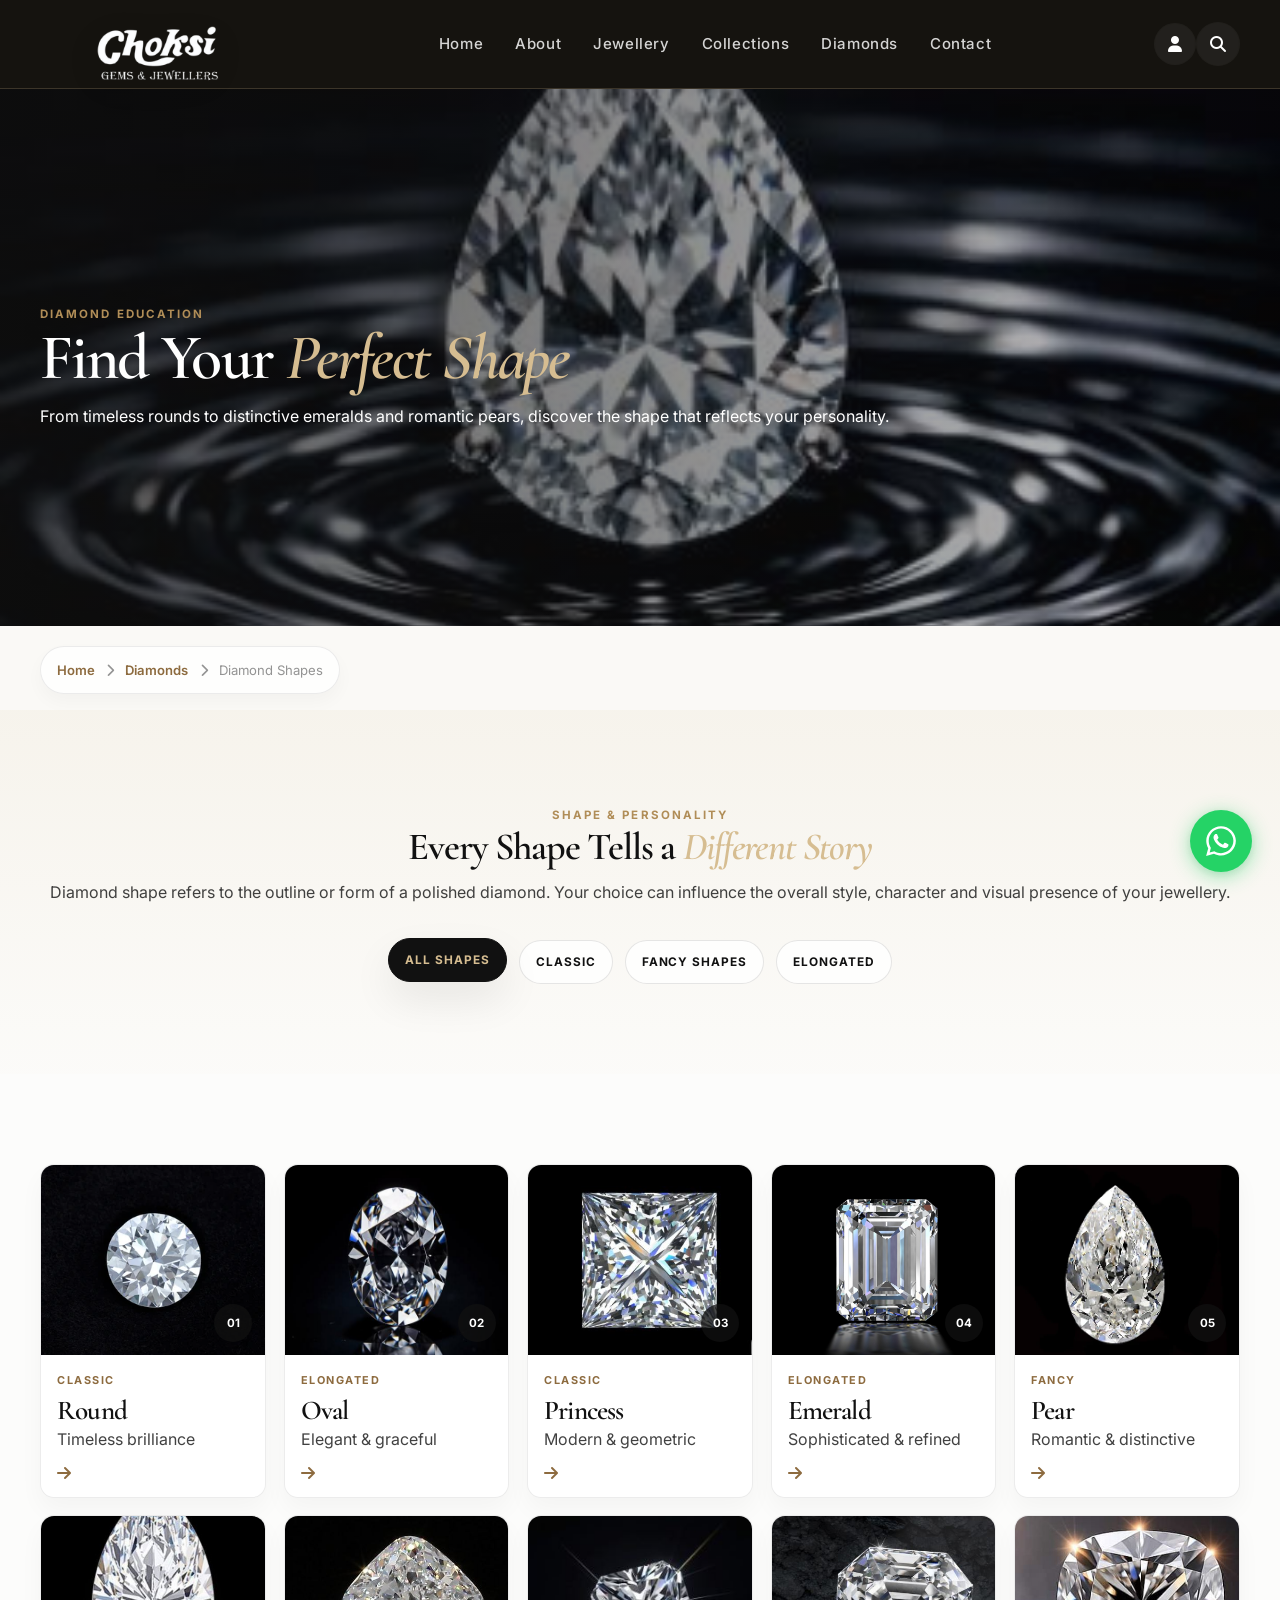
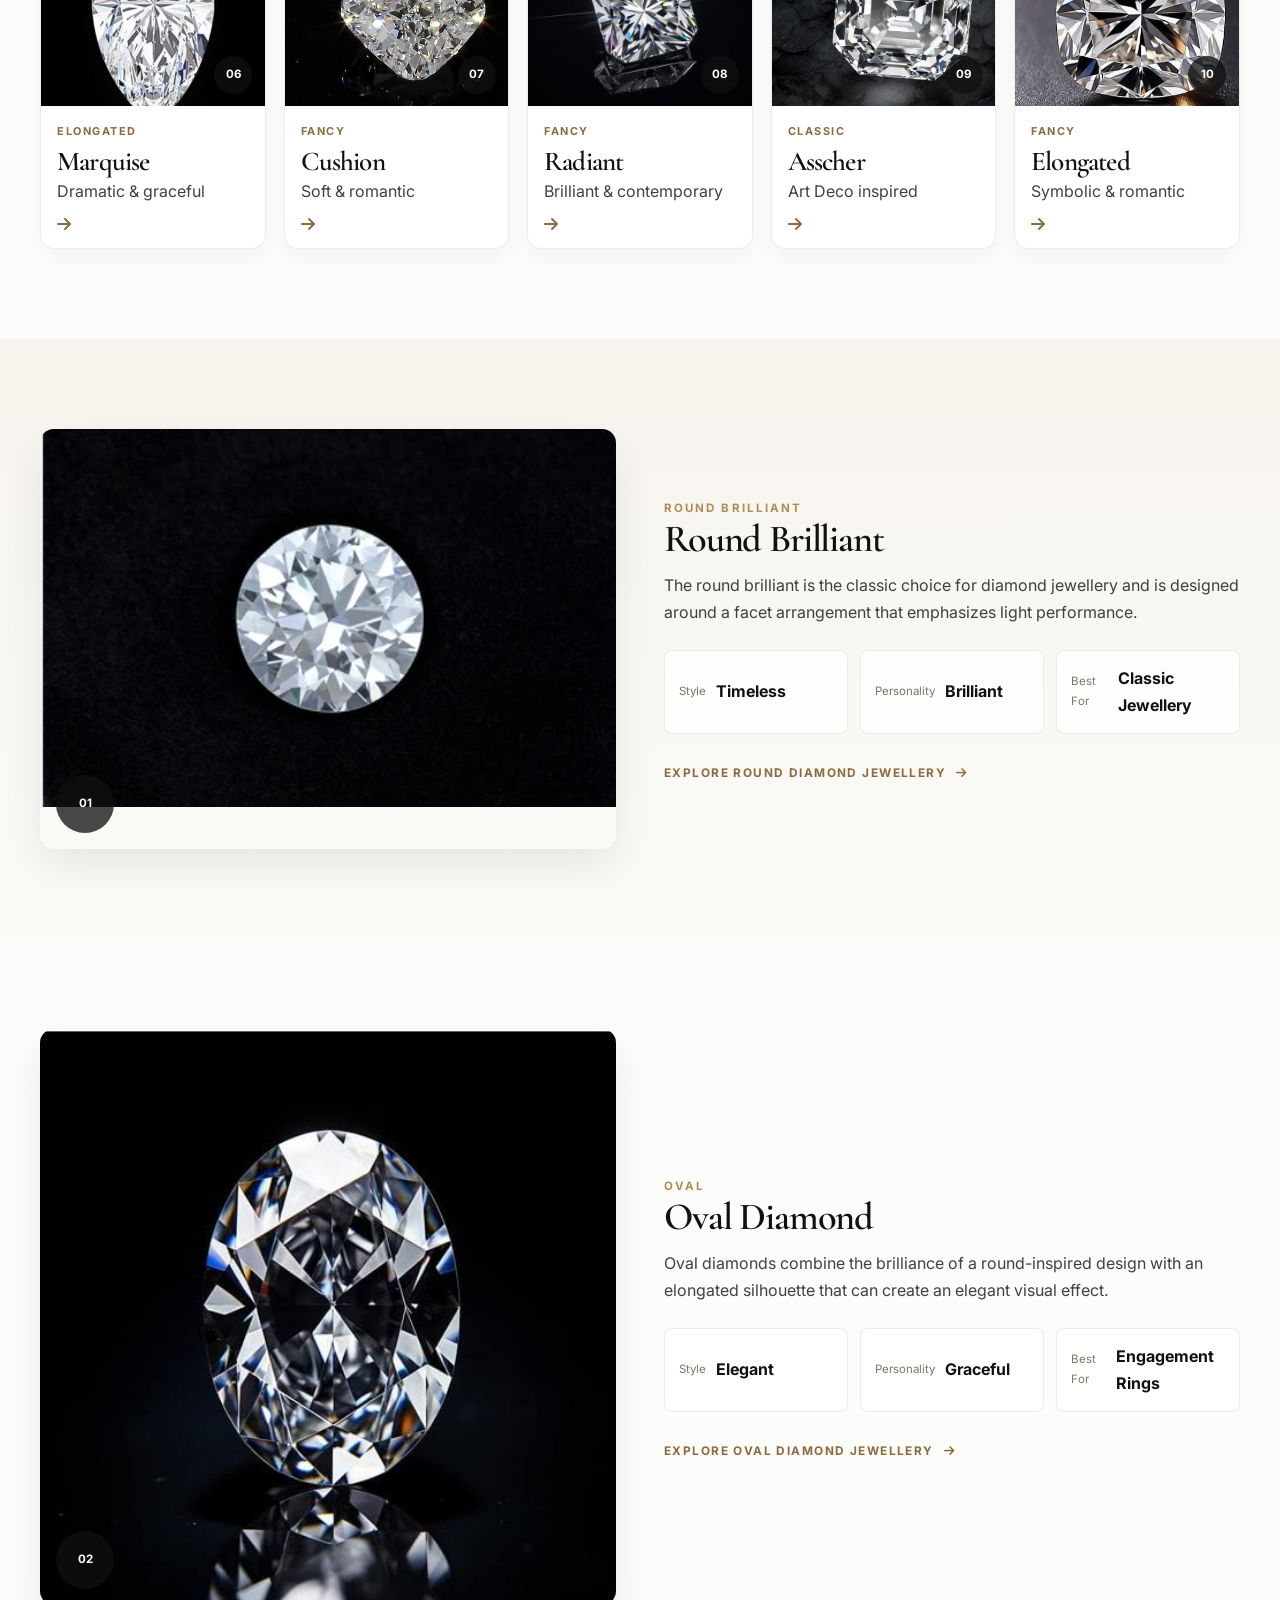
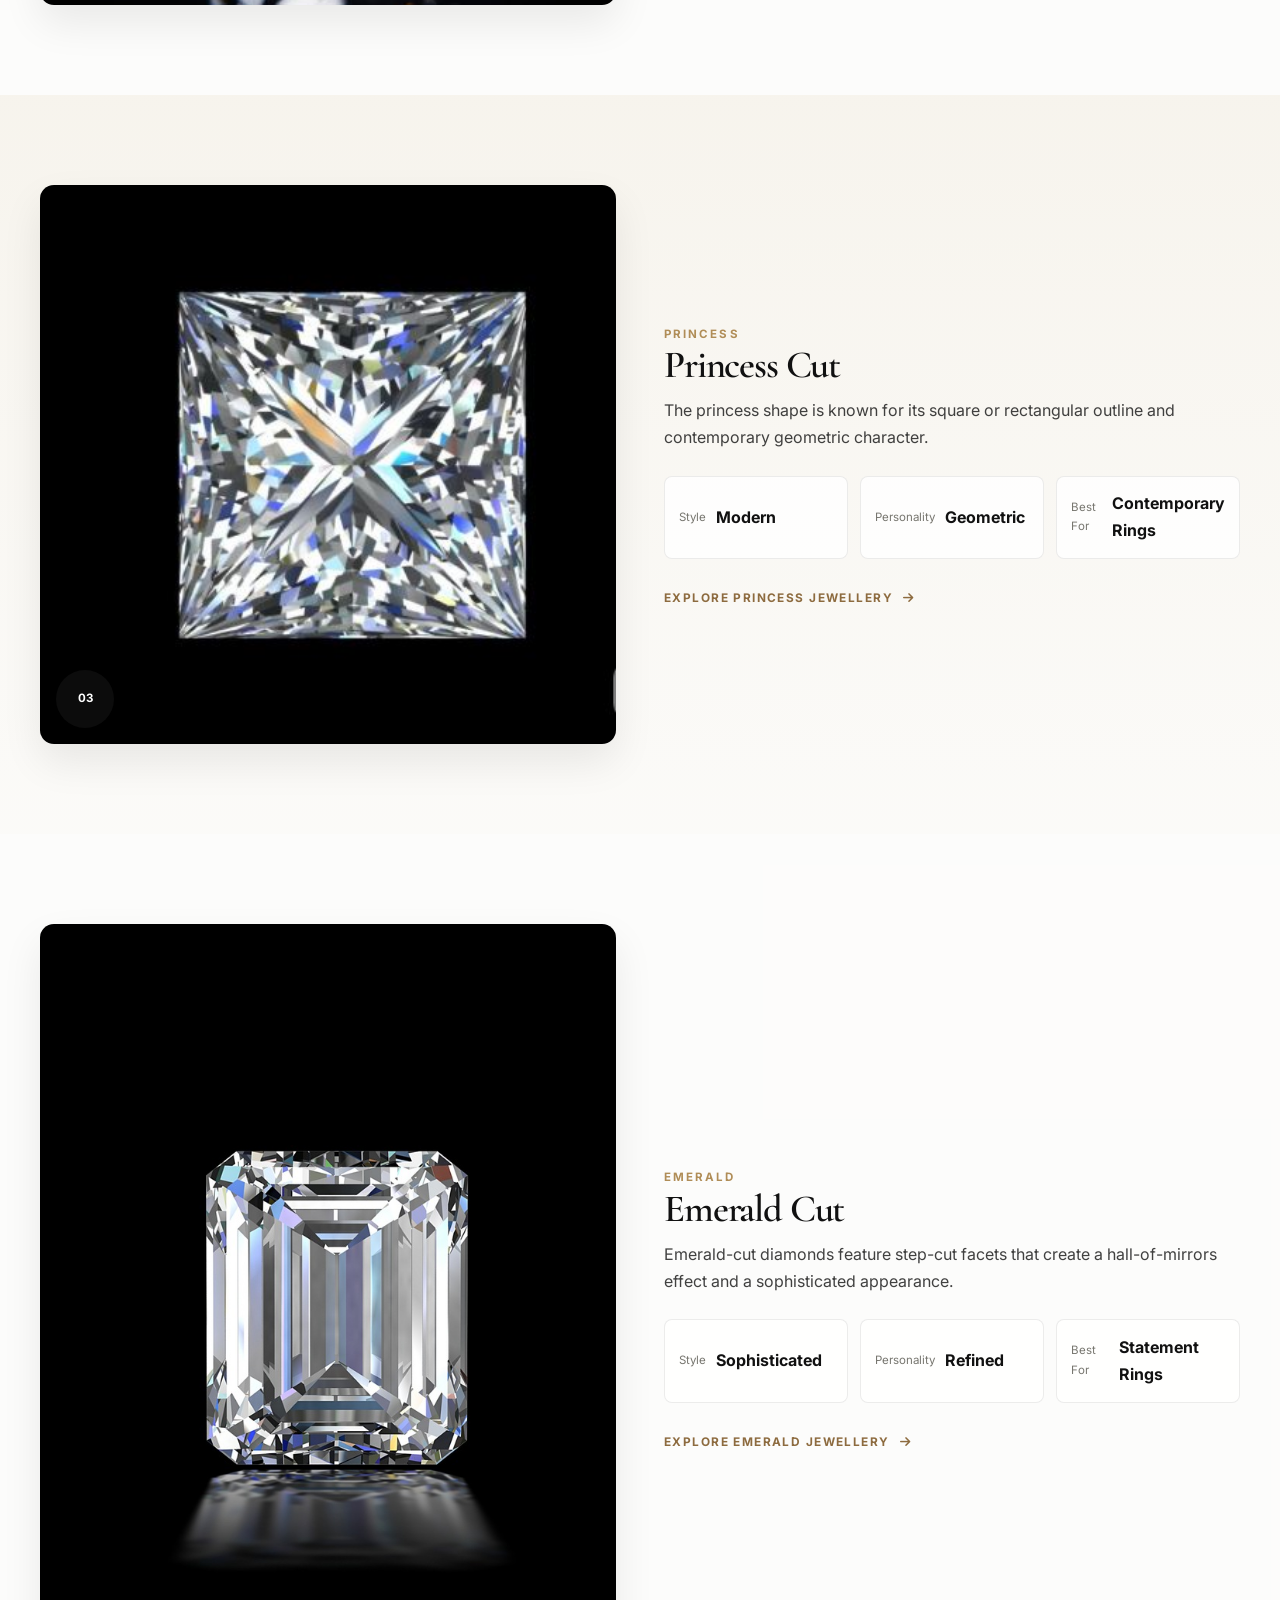
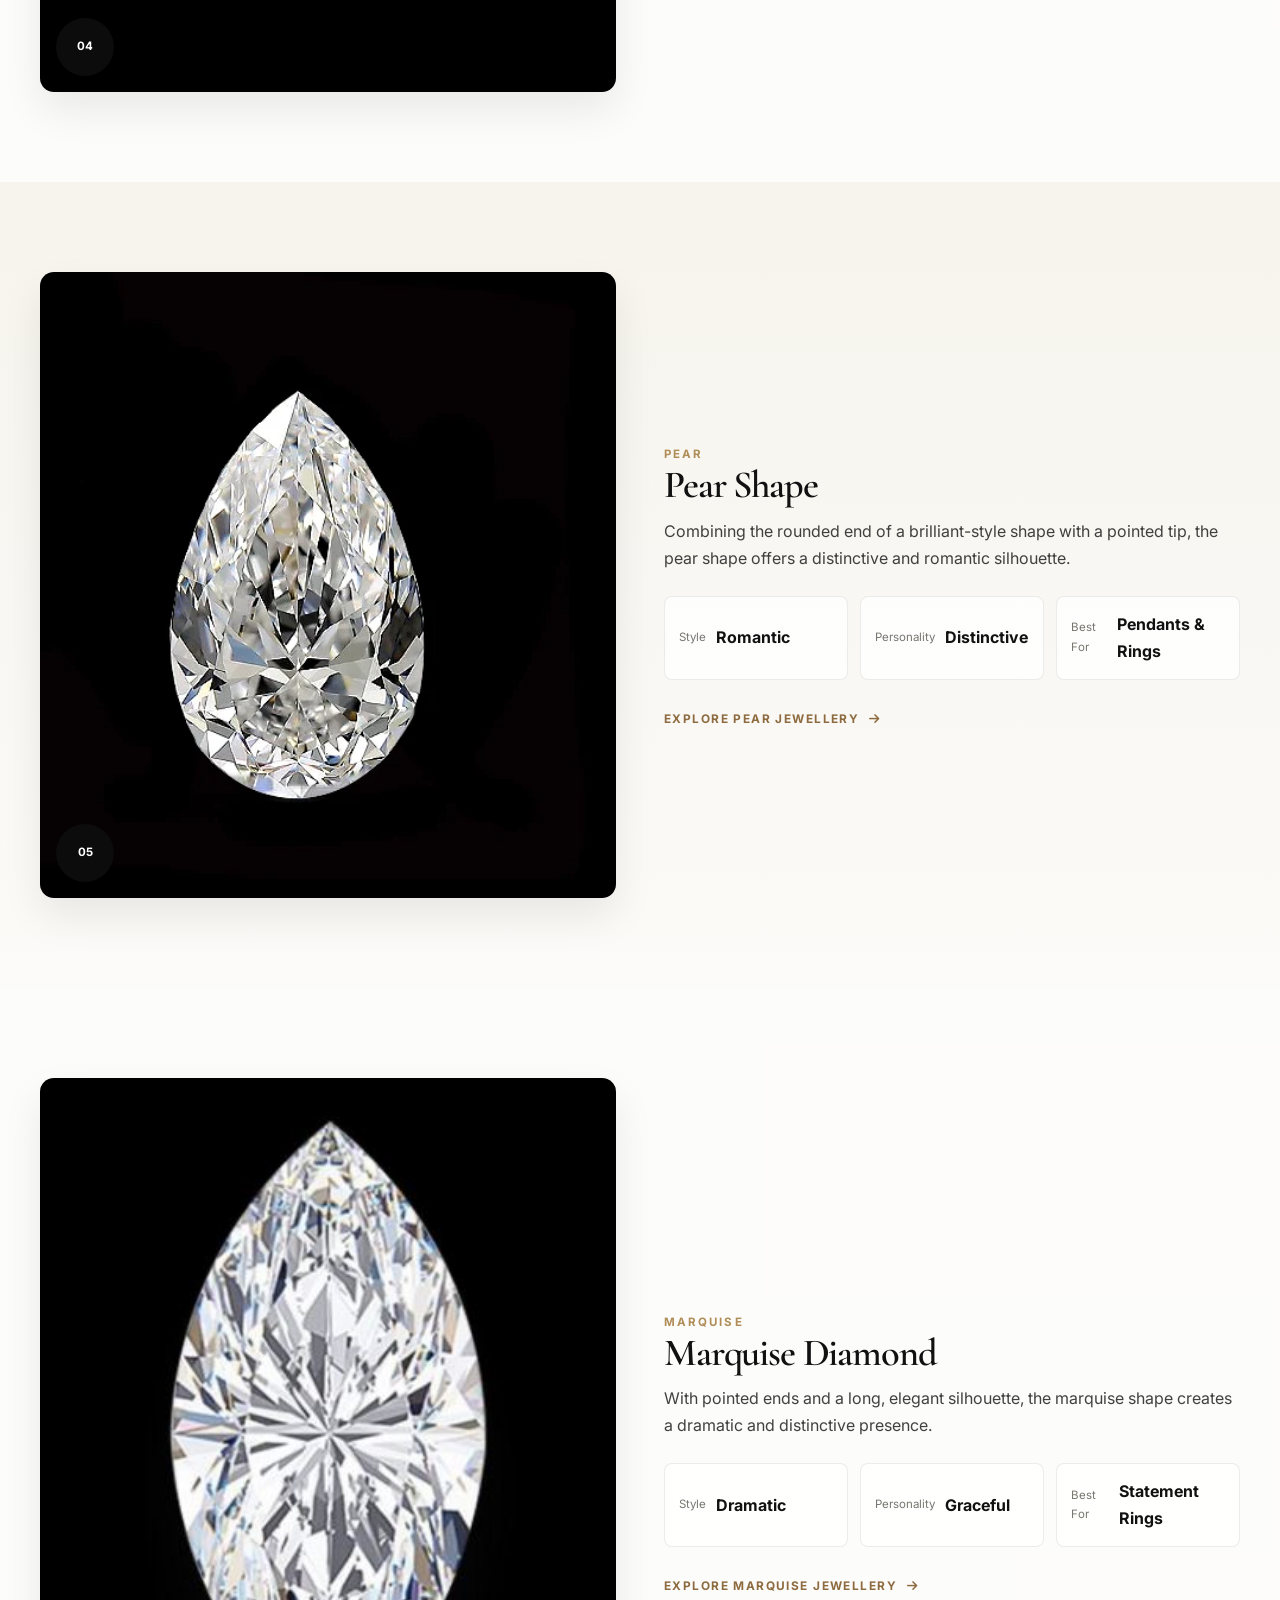
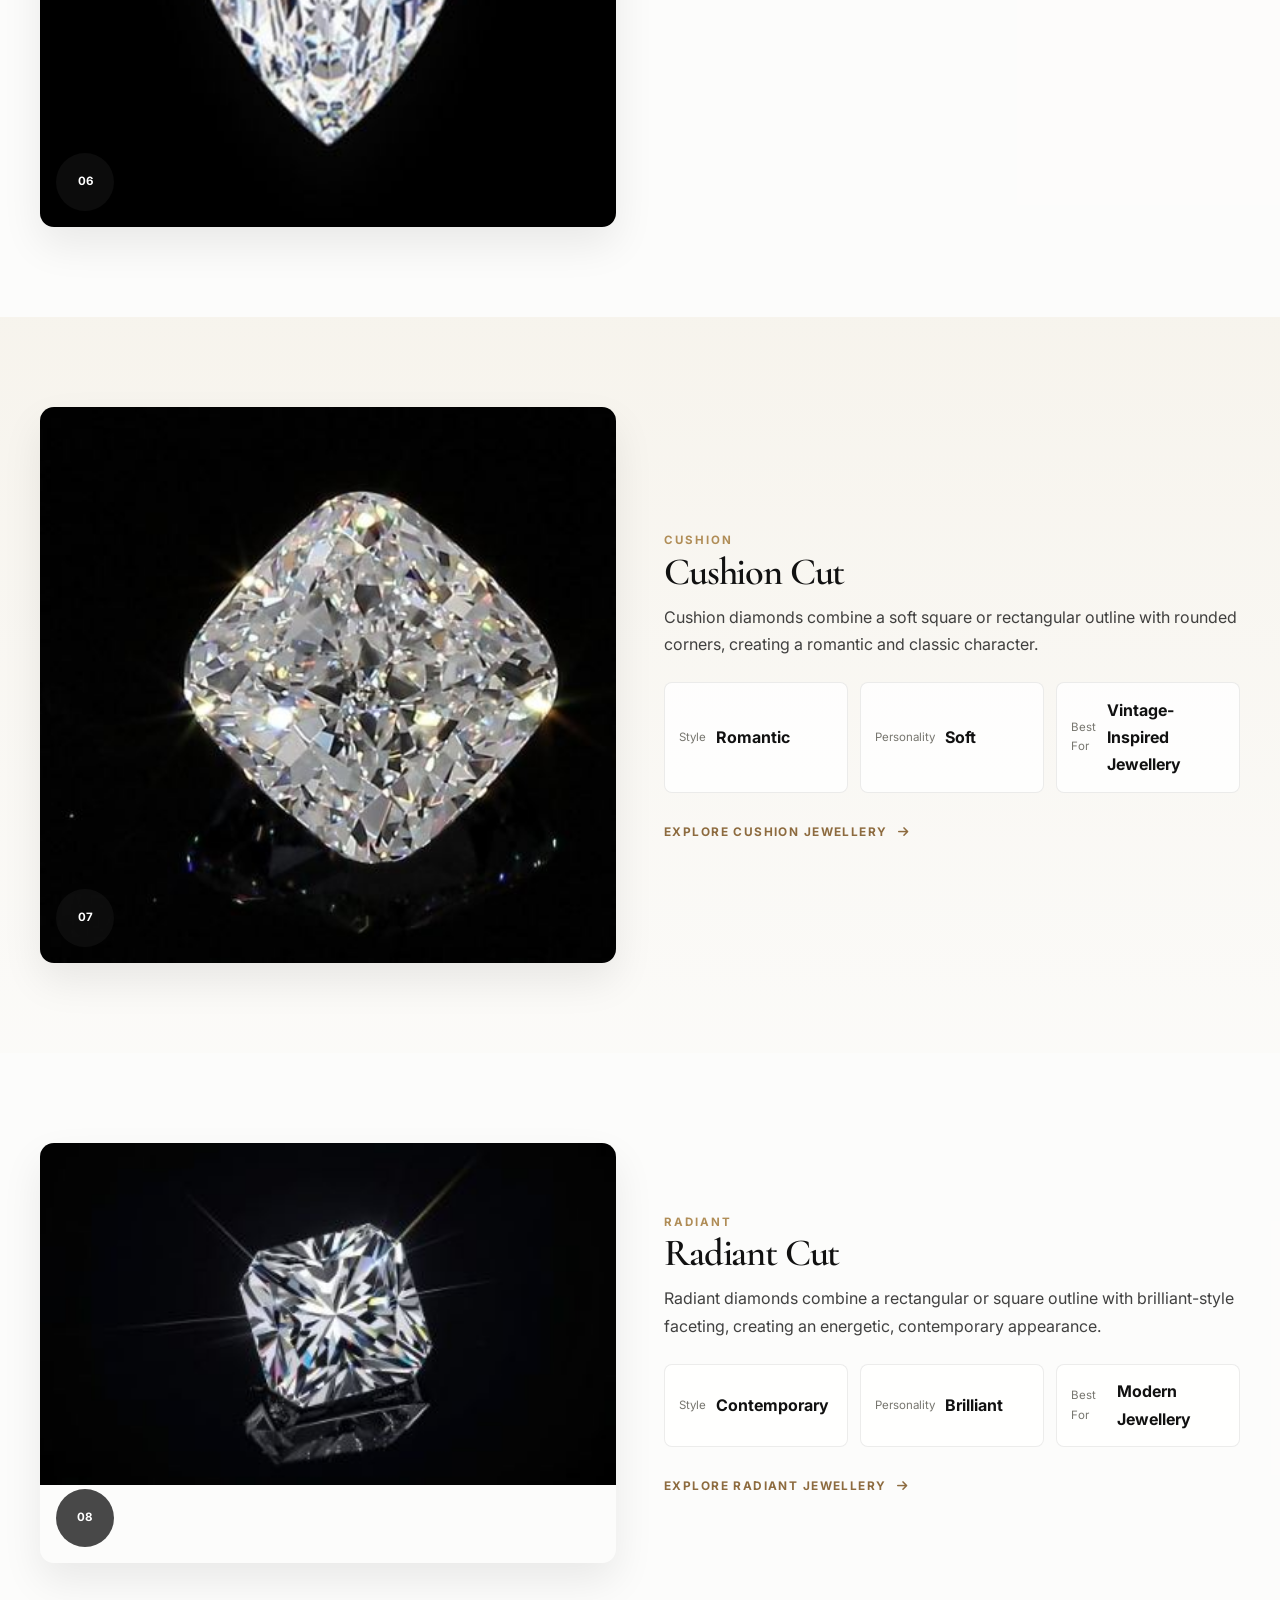
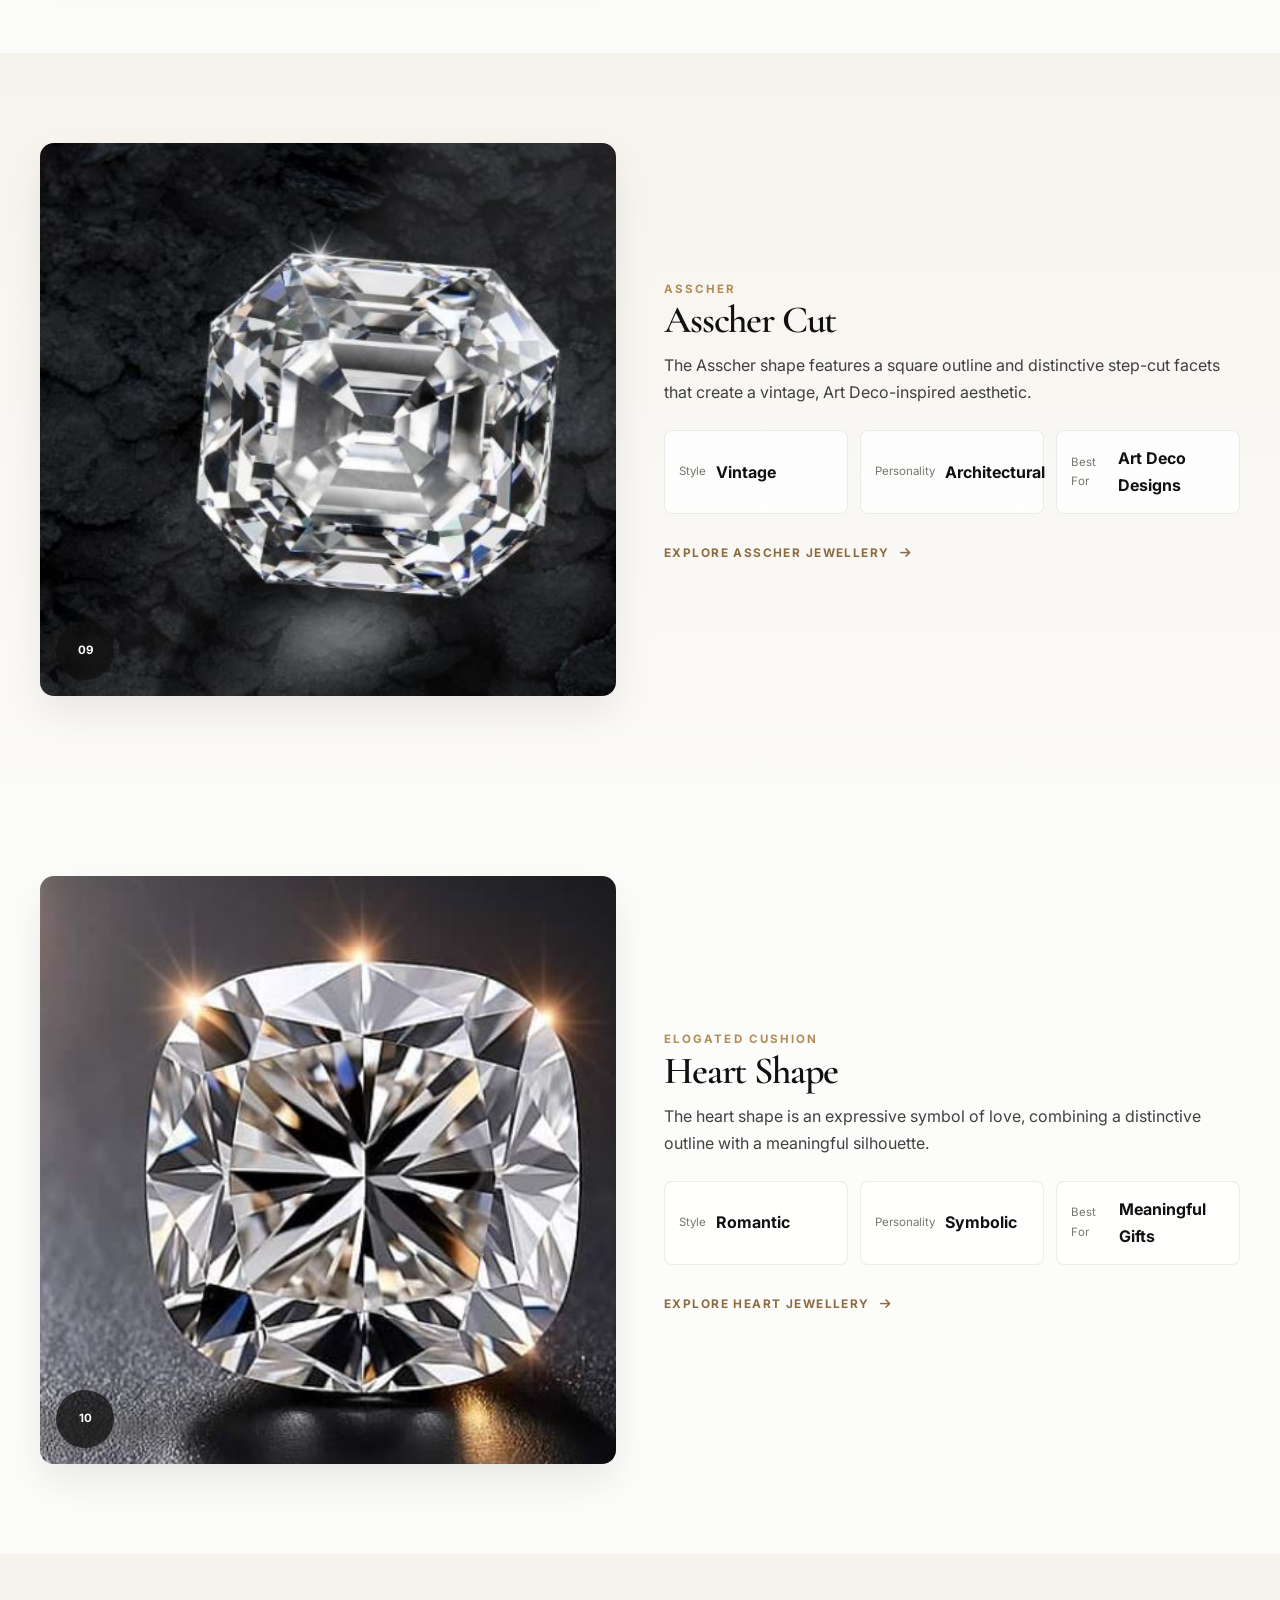
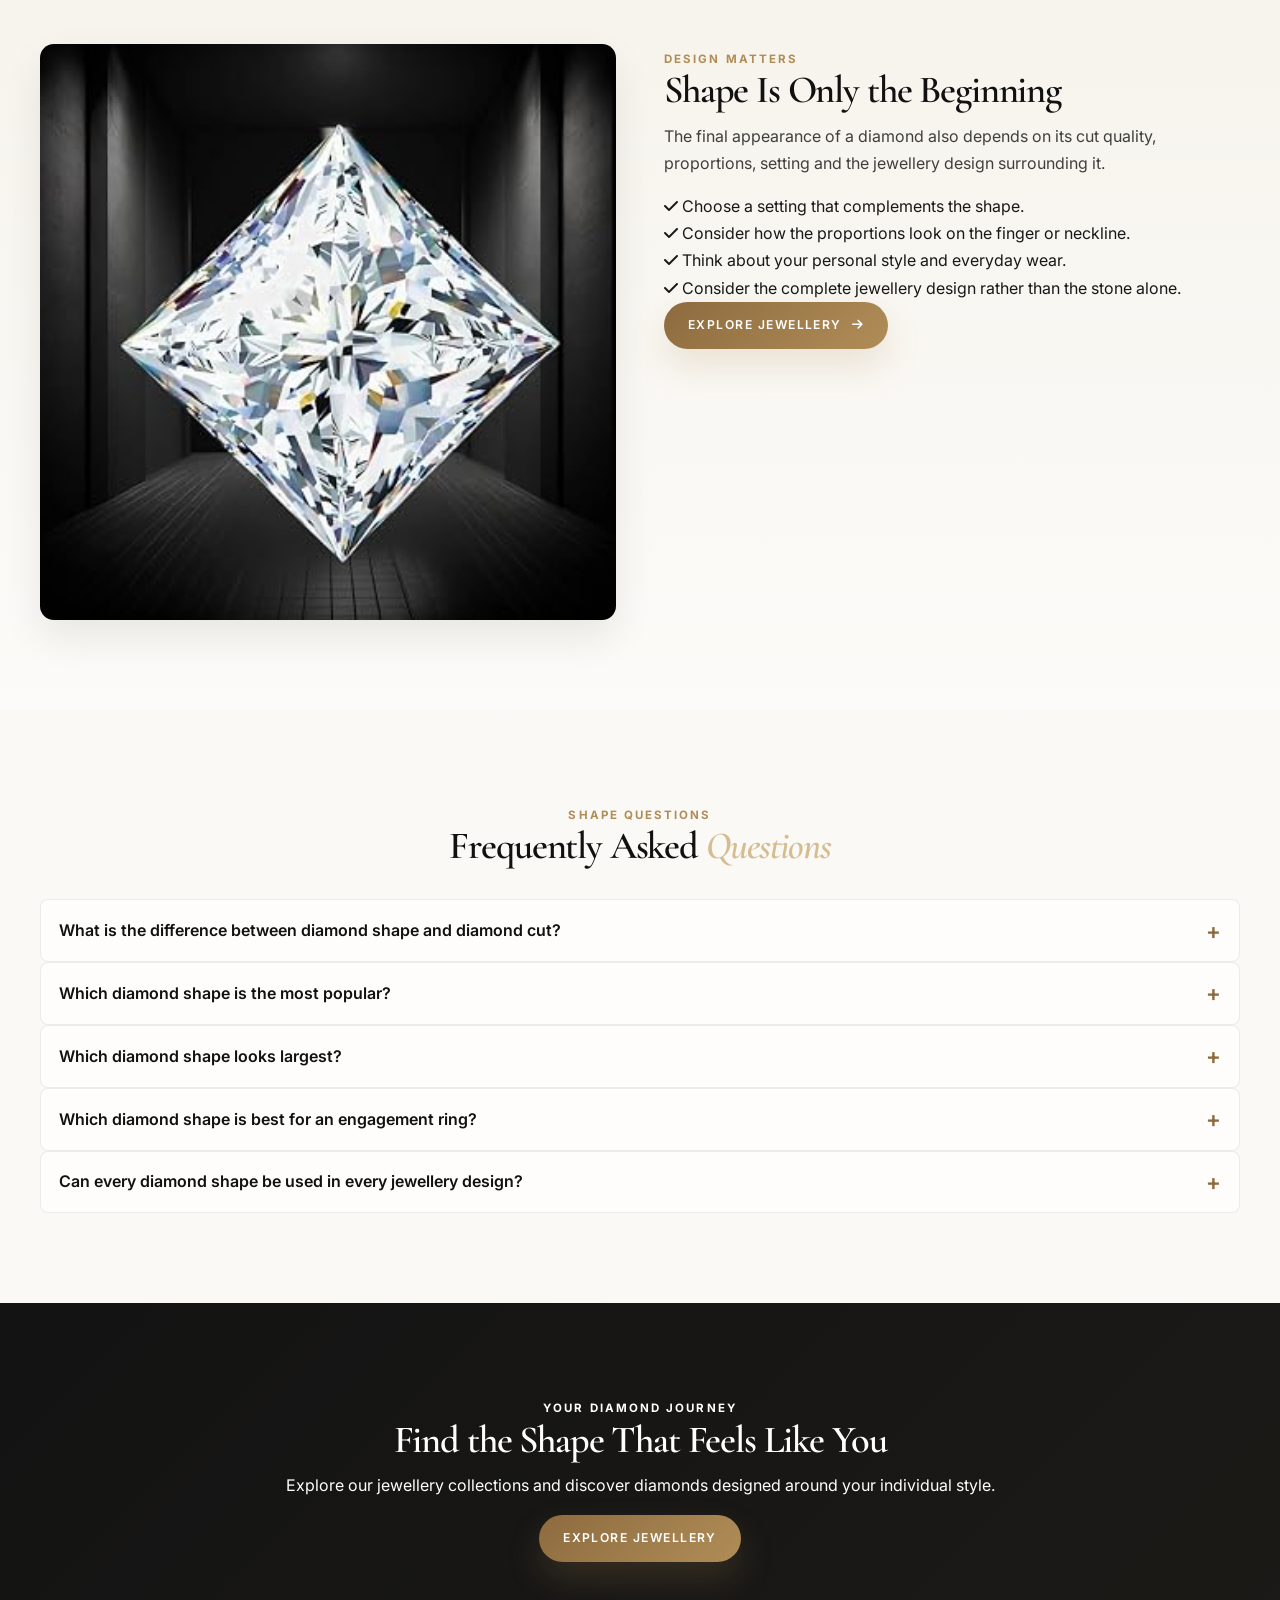
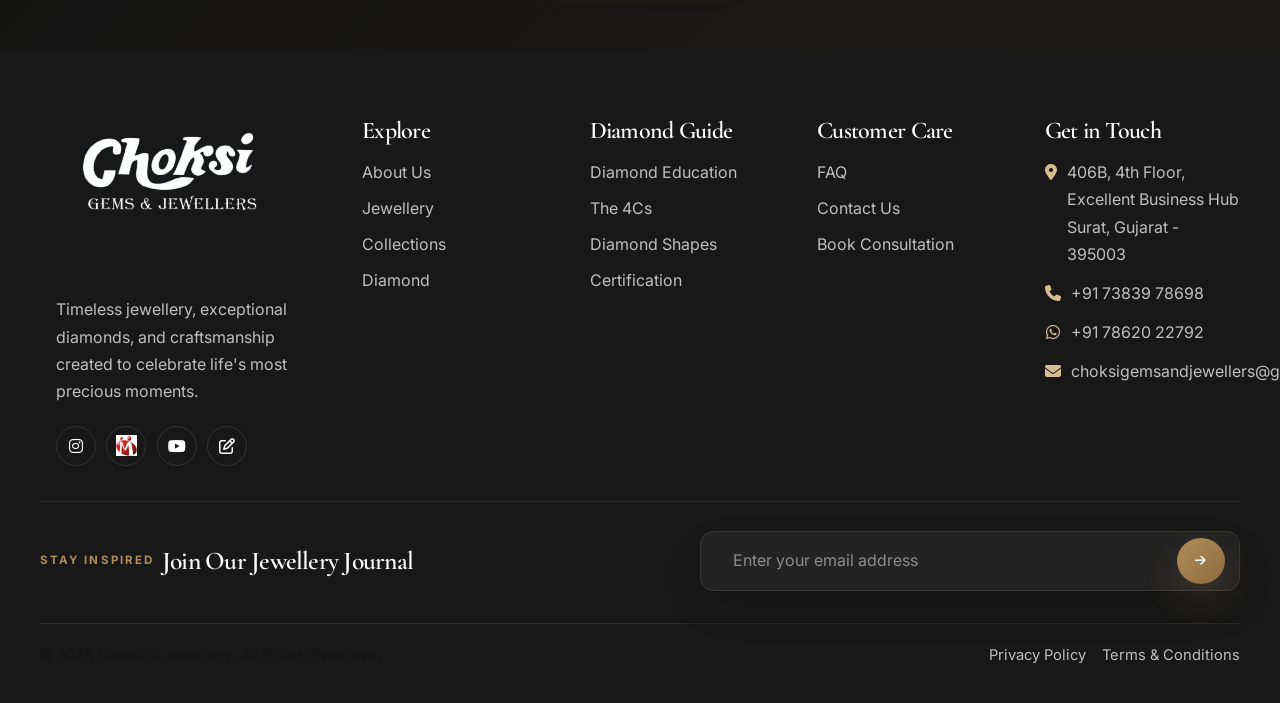
<file: diamond-shapes.html>
<!DOCTYPE html>
<html lang="en">

<head>

    <meta charset="UTF-8">

    <meta name="viewport" content="width=device-width, initial-scale=1.0">

    <meta name="description"
        content="Explore the most popular diamond shapes including Round, Oval, Princess, Emerald, Pear, Marquise, Cushion, Radiant, Asscher and Heart diamonds.">

    <meta name="keywords"
        content="diamond shapes, round diamond, oval diamond, princess diamond, emerald diamond, pear diamond, marquise diamond, cushion diamond, radiant diamond, asscher diamond, heart diamond">

    <meta name="author" content="Diamond Jewellery">

    <title>
        Diamond Shapes | Diamond Jewellery
    </title>


    <!-- Google Fonts -->

    <link rel="preconnect" href="https://fonts.googleapis.com">

    <link rel="preconnect" href="https://fonts.gstatic.com" crossorigin>


    <!-- Bootstrap 5 -->
    <link href="https://cdn.jsdelivr.net/npm/bootstrap@5.3.3/dist/css/bootstrap.min.css" rel="stylesheet">
    <!-- Main CSS -->

    <link rel="stylesheet" href="css/style.css">
    <link rel="stylesheet" href="css/responsive.css">
    <link rel="stylesheet" href="css/whatsapp.css">


    <!-- Font Awesome -->

    <link rel="stylesheet" href="https://cdnjs.cloudflare.com/ajax/libs/font-awesome/6.5.2/css/all.min.css">
    <link rel="icon" type="image/x-icon" href="favicon.ico">

</head>


<body>


    <!-- =====================================================
         HEADER
    ====================================================== -->

    <header class="site-header">

        <div class="header-container">

            <!-- Logo -->
            <a href="index.html" class="logo"><img src="images/logo.png" alt="Diamond Jewellery Logo"></a>


            <!-- Desktop Navigation -->
            <nav class="main-navigation" aria-label="Main Navigation">

                <ul class="nav-list">

                    <li class="nav-item">
                        <a href="index.html" class="nav-link active">
                            Home
                        </a>
                    </li>

                    <li class="nav-item">
                        <a href="about.html" class="nav-link">
                            About
                        </a>
                    </li>


                    <!-- Jewellery Dropdown -->
                    <li class="nav-item dropdown">

                        <a href="jewellery.html" class="nav-link">
                            Jewellery
                            <!-- <i class="fa-solid fa-chevron-down"></i> -->
                        </a>

                        <!-- <div class="dropdown-menu">

                            <a href="jewellery.html#rings">
                                <i class="fa-regular fa-gem"></i>
                                Rings
                            </a>

                            <a href="jewellery.html#earrings">
                                <i class="fa-regular fa-gem"></i>
                                Earrings
                            </a>

                            <a href="jewellery.html#necklaces">
                                <i class="fa-regular fa-gem"></i>
                                Necklaces
                            </a>

                            <a href="jewellery.html#bracelets">
                                <i class="fa-regular fa-gem"></i>
                                Bracelets
                            </a>

                            <a href="jewellery.html#pendants">
                                <i class="fa-regular fa-gem"></i>
                                Pendants
                            </a>

                            <a href="jewellery.html#bridal">
                                <i class="fa-regular fa-gem"></i>
                                Bridal Jewellery
                            </a>

                        </div> -->

                    </li>


                    <!-- Collections Dropdown -->
                    <li class="nav-item dropdown">

                        <a href="collections.html" class="nav-link">
                            Collections
                            <!-- <i class="fa-solid fa-chevron-down"></i> -->
                        </a>

                        <!-- <div class="dropdown-menu">

                            <a href="collections.html#bridal">
                                Bridal Collection
                            </a>

                            <a href="collections.html#solitaire">
                                Solitaire Collection
                            </a>

                            <a href="collections.html#classic">
                                Classic Collection
                            </a>

                            <a href="collections.html#modern">
                                Modern Collection
                            </a>

                            <a href="collections.html#luxury">
                                Luxury Collection
                            </a>

                        </div> -->

                    </li>


                    <!-- Diamonds Dropdown -->
                    <li class="nav-item dropdown">

                        <a href="diamonds.html" class="nav-link">
                            Diamonds
                            <!-- <i class="fa-solid fa-chevron-down"></i> -->
                        </a>
                        <!-- 
                        <div class="dropdown-menu">

                            <a href="diamonds.html">
                                Diamond Education
                            </a>

                            <a href="4cs.html">
                                The 4Cs
                            </a>

                            <a href="diamond-shapes.html">
                                Diamond Shapes
                            </a>

                            <a href="diamond-guide.html">
                                Diamond Buying Guide
                            </a>

                            <a href="certification.html">
                                Certification
                            </a>

                        </div> -->

                    </li>


                    <li class="nav-item">
                        <a href="contact.html" class="nav-link">
                            Contact
                        </a>
                    </li>

                </ul>

            </nav>


            <!-- Header Actions -->
            <div class="header-actions">

                <button class="header-action search-button" aria-label="Search">
                    <i class="fa-solid fa-magnifying-glass"></i>
                </button>

                <!-- Mobile Menu Button -->
                <button class="mobile-menu-button" aria-label="Open navigation menu">
                    <i class="fa-solid fa-bars"></i>
                </button>

            </div>

        </div>

    </header>


    <!-- =====================================================
         MAIN
    ====================================================== -->

    <main>


        <!-- =================================================
             HERO
        ================================================== -->

        <section class="page-hero diamond-shapes-page-hero">


            <div class="page-hero-image">

                <img src="images/hero-images/d.JPG" alt="Collection of diamond shapes">

            </div>


            <div class="page-hero-overlay"></div>


            <div class="page-hero-content">

                <span class="section-label">
                    DIAMOND EDUCATION
                </span>


                <h1>

                    Find Your
                    <span>Perfect Shape</span>

                </h1>


                <p>

                    From timeless rounds to distinctive
                    emeralds and romantic pears, discover
                    the shape that reflects your personality.

                </p>

            </div>

        </section>


        <!-- =================================================
             BREADCRUMB
        ================================================== -->

        <div class="breadcrumb-container">

            <nav class="breadcrumb" aria-label="Breadcrumb">

                <a href="index.html">
                    Home
                </a>


                <span>

                    <i class="fa-solid fa-chevron-right"></i>

                </span>


                <a href="diamonds.html">
                    Diamonds
                </a>


                <span>

                    <i class="fa-solid fa-chevron-right"></i>

                </span>


                <span>
                    Diamond Shapes
                </span>

            </nav>

        </div>


        <!-- =================================================
             INTRO
        ================================================== -->

        <section class="diamond-shapes-intro-section">

            <div class="section-container">


                <div class="section-heading centered">

                    <span class="section-label">
                        SHAPE & PERSONALITY
                    </span>


                    <h2>

                        Every Shape Tells a
                        <span>Different Story</span>

                    </h2>


                    <p>

                        Diamond shape refers to the outline or
                        form of a polished diamond. Your choice
                        can influence the overall style, character
                        and visual presence of your jewellery.

                    </p>

                </div>


                <!-- Shape Filter -->

                <div class="shape-filter">

                    <button class="shape-filter-button active" data-shape-filter="all">

                        All Shapes

                    </button>


                    <button class="shape-filter-button" data-shape-filter="classic">

                        Classic

                    </button>


                    <button class="shape-filter-button" data-shape-filter="fancy">

                        Fancy Shapes

                    </button>


                    <button class="shape-filter-button" data-shape-filter="elongated">

                        Elongated

                    </button>

                </div>

            </div>

        </section>


        <!-- =================================================
             SHAPE OVERVIEW GRID
        ================================================== -->

        <section class="shape-overview-section">

            <div class="section-container">


                <div class="shape-overview-grid">


                    <!-- ROUND -->

                    <a href="#round" class="shape-card" data-shape="classic">

                        <div class="shape-card-image">

                            <img src="images/shapes/round/round1.jpg" alt="Round brilliant diamond">

                            <span class="shape-card-number">
                                01
                            </span>

                        </div>


                        <div class="shape-card-content">

                            <span>
                                CLASSIC
                            </span>

                            <h3>
                                Round
                            </h3>

                            <p>
                                Timeless brilliance
                            </p>


                            <i class="fa-solid fa-arrow-right"></i>

                        </div>

                    </a>


                    <!-- OVAL -->

                    <a href="#oval" class="shape-card" data-shape="elongated">

                        <div class="shape-card-image">

                            <img src="images/shapes/oval/oval1.PNG" alt="Oval diamond">

                            <span class="shape-card-number">
                                02
                            </span>

                        </div>


                        <div class="shape-card-content">

                            <span>
                                ELONGATED
                            </span>

                            <h3>
                                Oval
                            </h3>

                            <p>
                                Elegant & graceful
                            </p>


                            <i class="fa-solid fa-arrow-right"></i>

                        </div>

                    </a>


                    <!-- PRINCESS -->

                    <a href="#princess" class="shape-card" data-shape="classic">

                        <div class="shape-card-image">

                            <img src="images/shapes/princess/princess1.JPG" alt="Princess cut diamond">

                            <span class="shape-card-number">
                                03
                            </span>

                        </div>


                        <div class="shape-card-content">

                            <span>
                                CLASSIC
                            </span>

                            <h3>
                                Princess
                            </h3>

                            <p>
                                Modern & geometric
                            </p>


                            <i class="fa-solid fa-arrow-right"></i>

                        </div>

                    </a>


                    <!-- EMERALD -->

                    <a href="#emerald" class="shape-card" data-shape="elongated">

                        <div class="shape-card-image">

                            <img src="images/shapes/emerald/emerald1.jpg" alt="Emerald cut diamond">

                            <span class="shape-card-number">
                                04
                            </span>

                        </div>


                        <div class="shape-card-content">

                            <span>
                                ELONGATED
                            </span>

                            <h3>
                                Emerald
                            </h3>

                            <p>
                                Sophisticated & refined
                            </p>


                            <i class="fa-solid fa-arrow-right"></i>

                        </div>

                    </a>


                    <!-- PEAR -->

                    <a href="#pear" class="shape-card" data-shape="fancy">

                        <div class="shape-card-image">

                            <img src="images/shapes/pear/pear1.PNG" alt="Pear shaped diamond">

                            <span class="shape-card-number">
                                05
                            </span>

                        </div>


                        <div class="shape-card-content">

                            <span>
                                FANCY
                            </span>

                            <h3>
                                Pear
                            </h3>

                            <p>
                                Romantic & distinctive
                            </p>


                            <i class="fa-solid fa-arrow-right"></i>

                        </div>

                    </a>


                    <!-- MARQUISE -->

                    <a href="#marquise" class="shape-card" data-shape="elongated">

                        <div class="shape-card-image">

                            <img src="images/shapes/marquise/marquise.JPG" alt="Marquise diamond">

                            <span class="shape-card-number">
                                06
                            </span>

                        </div>


                        <div class="shape-card-content">

                            <span>
                                ELONGATED
                            </span>

                            <h3>
                                Marquise
                            </h3>

                            <p>
                                Dramatic & graceful
                            </p>


                            <i class="fa-solid fa-arrow-right"></i>

                        </div>

                    </a>


                    <!-- CUSHION -->

                    <a href="#cushion" class="shape-card" data-shape="fancy">

                        <div class="shape-card-image">

                            <img src="images/shapes/cushion/cushion.JPG" alt="Cushion cut diamond">

                            <span class="shape-card-number">
                                07
                            </span>

                        </div>


                        <div class="shape-card-content">

                            <span>
                                FANCY
                            </span>

                            <h3>
                                Cushion
                            </h3>

                            <p>
                                Soft & romantic
                            </p>


                            <i class="fa-solid fa-arrow-right"></i>

                        </div>

                    </a>


                    <!-- RADIANT -->

                    <a href="#radiant" class="shape-card" data-shape="fancy">

                        <div class="shape-card-image">

                            <img src="images/shapes/radiant/radiant.JPG" alt="Radiant cut diamond">

                            <span class="shape-card-number">
                                08
                            </span>

                        </div>


                        <div class="shape-card-content">

                            <span>
                                FANCY
                            </span>

                            <h3>
                                Radiant
                            </h3>

                            <p>
                                Brilliant & contemporary
                            </p>


                            <i class="fa-solid fa-arrow-right"></i>

                        </div>

                    </a>


                    <!-- ASSCHER -->

                    <a href="#asscher" class="shape-card" data-shape="classic">

                        <div class="shape-card-image">

                            <img src="images/shapes/asscher/asscher.JPG" alt="Asscher cut diamond">

                            <span class="shape-card-number">
                                09
                            </span>

                        </div>


                        <div class="shape-card-content">

                            <span>
                                CLASSIC
                            </span>

                            <h3>
                                Asscher
                            </h3>

                            <p>
                                Art Deco inspired
                            </p>


                            <i class="fa-solid fa-arrow-right"></i>

                        </div>

                    </a>


                    <!-- HEART -->

                    <a href="#heart" class="shape-card" data-shape="fancy">

                        <div class="shape-card-image">

                            <img src="images/shapes/elogated-cushion/elogated-cushion.JPG" alt="Heart shaped diamond">

                            <span class="shape-card-number">
                                10
                            </span>

                        </div>


                        <div class="shape-card-content">

                            <span>
                                FANCY
                            </span>

                            <h3>
                                Elongated
                            </h3>

                            <p>
                                Symbolic & romantic
                            </p>


                            <i class="fa-solid fa-arrow-right"></i>

                        </div>

                    </a>

                </div>

            </div>

        </section>


        <!-- =================================================
             ROUND
        ================================================== -->

        <section class="shape-detail-section" id="round">


            <div class="section-container">


                <div class="shape-detail-grid">


                    <div class="shape-detail-image">

                        <img src="images/shapes/round/round1.jpg" alt="Round brilliant diamond">

                        <span class="shape-detail-number">
                            01
                        </span>

                    </div>


                    <div class="shape-detail-content">


                        <span class="section-label">
                            ROUND BRILLIANT
                        </span>


                        <h2>
                            Round
                            <span>Brilliant</span>
                        </h2>


                        <p>

                            The round brilliant is the classic
                            choice for diamond jewellery and is
                            designed around a facet arrangement
                            that emphasizes light performance.

                        </p>


                        <div class="shape-characteristics">


                            <div>

                                <span>
                                    Style
                                </span>

                                <strong>
                                    Timeless
                                </strong>

                            </div>


                            <div>

                                <span>
                                    Personality
                                </span>

                                <strong>
                                    Brilliant
                                </strong>

                            </div>


                            <div>

                                <span>
                                    Best For
                                </span>

                                <strong>
                                    Classic Jewellery
                                </strong>

                            </div>

                        </div>


                        <a href="jewellery.html#rings" class="text-link">

                            Explore Round Diamond Jewellery

                            <i class="fa-solid fa-arrow-right"></i>

                        </a>

                    </div>

                </div>

            </div>

        </section>


        <!-- =================================================
             OVAL
        ================================================== -->

        <section class="shape-detail-section alternate" id="oval">


            <div class="section-container">


                <div class="shape-detail-grid reverse">


                    <div class="shape-detail-image">

                        <img src="images/shapes/oval/oval1.PNG" alt="Oval diamond">

                        <span class="shape-detail-number">
                            02
                        </span>

                    </div>


                    <div class="shape-detail-content">


                        <span class="section-label">
                            OVAL
                        </span>


                        <h2>
                            <span>Oval</span>
                            Diamond
                        </h2>


                        <p>

                            Oval diamonds combine the brilliance
                            of a round-inspired design with an
                            elongated silhouette that can create
                            an elegant visual effect.

                        </p>


                        <div class="shape-characteristics">


                            <div class="d-flex flex-col">

                                <span>
                                    Style
                                </span>

                                <strong>
                                    Elegant
                                </strong>

                            </div>


                            <div>

                                <span>
                                    Personality
                                </span>

                                <strong>
                                    Graceful
                                </strong>

                            </div>


                            <div>

                                <span>
                                    Best For
                                </span>

                                <strong>
                                    Engagement Rings
                                </strong>

                            </div>

                        </div>


                        <a href="jewellery.html#rings" class="text-link">

                            Explore Oval Diamond Jewellery

                            <i class="fa-solid fa-arrow-right"></i>

                        </a>

                    </div>

                </div>

            </div>

        </section>


        <!-- =================================================
             PRINCESS
        ================================================== -->

        <section class="shape-detail-section" id="princess">


            <div class="section-container">


                <div class="shape-detail-grid">


                    <div class="shape-detail-image">

                        <img src="images/shapes/princess/princess1.JPG" alt="Princess cut diamond">

                        <span class="shape-detail-number">
                            03
                        </span>

                    </div>


                    <div class="shape-detail-content">


                        <span class="section-label">
                            PRINCESS
                        </span>


                        <h2>
                            <span>Princess</span>
                            Cut
                        </h2>


                        <p>

                            The princess shape is known for its
                            square or rectangular outline and
                            contemporary geometric character.

                        </p>


                        <div class="shape-characteristics">


                            <div>

                                <span>
                                    Style
                                </span>

                                <strong>
                                    Modern
                                </strong>

                            </div>


                            <div>

                                <span>
                                    Personality
                                </span>

                                <strong>
                                    Geometric
                                </strong>

                            </div>


                            <div>

                                <span>
                                    Best For
                                </span>

                                <strong>
                                    Contemporary Rings
                                </strong>

                            </div>

                        </div>


                        <a href="jewellery.html#rings" class="text-link">

                            Explore Princess Jewellery

                            <i class="fa-solid fa-arrow-right"></i>

                        </a>

                    </div>

                </div>

            </div>

        </section>


        <!-- =================================================
             EMERALD
        ================================================== -->

        <section class="shape-detail-section alternate" id="emerald">


            <div class="section-container">


                <div class="shape-detail-grid reverse">


                    <div class="shape-detail-image">

                        <img src="images/shapes/emerald/emerald1.jpg" alt="Emerald cut diamond">

                        <span class="shape-detail-number">
                            04
                        </span>

                    </div>


                    <div class="shape-detail-content">


                        <span class="section-label">
                            EMERALD
                        </span>


                        <h2>
                            <span>Emerald</span>
                            Cut
                        </h2>


                        <p>

                            Emerald-cut diamonds feature step-cut
                            facets that create a hall-of-mirrors
                            effect and a sophisticated appearance.

                        </p>


                        <div class="shape-characteristics">


                            <div>

                                <span>
                                    Style
                                </span>

                                <strong>
                                    Sophisticated
                                </strong>

                            </div>


                            <div>

                                <span>
                                    Personality
                                </span>

                                <strong>
                                    Refined
                                </strong>

                            </div>


                            <div>

                                <span>
                                    Best For
                                </span>

                                <strong>
                                    Statement Rings
                                </strong>

                            </div>

                        </div>


                        <a href="jewellery.html#rings" class="text-link">

                            Explore Emerald Jewellery

                            <i class="fa-solid fa-arrow-right"></i>

                        </a>

                    </div>

                </div>

            </div>

        </section>


        <!-- =================================================
             PEAR
        ================================================== -->

        <section class="shape-detail-section" id="pear">


            <div class="section-container">


                <div class="shape-detail-grid">


                    <div class="shape-detail-image">

                        <img src="images/shapes/pear/pear1.PNG" alt="Pear shaped diamond">

                        <span class="shape-detail-number">
                            05
                        </span>

                    </div>


                    <div class="shape-detail-content">


                        <span class="section-label">
                            PEAR
                        </span>


                        <h2>
                            <span>Pear</span>
                            Shape
                        </h2>


                        <p>

                            Combining the rounded end of a
                            brilliant-style shape with a pointed
                            tip, the pear shape offers a distinctive
                            and romantic silhouette.

                        </p>


                        <div class="shape-characteristics">


                            <div>

                                <span>
                                    Style
                                </span>

                                <strong>
                                    Romantic
                                </strong>

                            </div>


                            <div>

                                <span>
                                    Personality
                                </span>

                                <strong>
                                    Distinctive
                                </strong>

                            </div>


                            <div>

                                <span>
                                    Best For
                                </span>

                                <strong>
                                    Pendants & Rings
                                </strong>

                            </div>

                        </div>


                        <a href="jewellery.html" class="text-link">

                            Explore Pear Jewellery

                            <i class="fa-solid fa-arrow-right"></i>

                        </a>

                    </div>

                </div>

            </div>

        </section>


        <!-- =================================================
             MARQUISE
        ================================================== -->

        <section class="shape-detail-section alternate" id="marquise">


            <div class="section-container">


                <div class="shape-detail-grid reverse">


                    <div class="shape-detail-image">

                        <img src="images/shapes/marquise/marquise.JPG" alt="Marquise diamond">

                        <span class="shape-detail-number">
                            06
                        </span>

                    </div>


                    <div class="shape-detail-content">


                        <span class="section-label">
                            MARQUISE
                        </span>


                        <h2>
                            <span>Marquise</span>
                            Diamond
                        </h2>


                        <p>

                            With pointed ends and a long,
                            elegant silhouette, the marquise
                            shape creates a dramatic and distinctive
                            presence.

                        </p>


                        <div class="shape-characteristics">


                            <div>

                                <span>
                                    Style
                                </span>

                                <strong>
                                    Dramatic
                                </strong>

                            </div>


                            <div>

                                <span>
                                    Personality
                                </span>

                                <strong>
                                    Graceful
                                </strong>

                            </div>


                            <div>

                                <span>
                                    Best For
                                </span>

                                <strong>
                                    Statement Rings
                                </strong>

                            </div>

                        </div>


                        <a href="jewellery.html#rings" class="text-link">

                            Explore Marquise Jewellery

                            <i class="fa-solid fa-arrow-right"></i>

                        </a>

                    </div>

                </div>

            </div>

        </section>


        <!-- =================================================
             CUSHION
        ================================================== -->

        <section class="shape-detail-section" id="cushion">


            <div class="section-container">


                <div class="shape-detail-grid">


                    <div class="shape-detail-image">

                        <img src="images/shapes/cushion/cushion.JPG" alt="Cushion cut diamond">

                        <span class="shape-detail-number">
                            07
                        </span>

                    </div>


                    <div class="shape-detail-content">


                        <span class="section-label">
                            CUSHION
                        </span>


                        <h2>
                            <span>Cushion</span>
                            Cut
                        </h2>


                        <p>

                            Cushion diamonds combine a soft
                            square or rectangular outline with
                            rounded corners, creating a romantic
                            and classic character.

                        </p>


                        <div class="shape-characteristics">


                            <div>

                                <span>
                                    Style
                                </span>

                                <strong>
                                    Romantic
                                </strong>

                            </div>


                            <div>

                                <span>
                                    Personality
                                </span>

                                <strong>
                                    Soft
                                </strong>

                            </div>


                            <div>

                                <span>
                                    Best For
                                </span>

                                <strong>
                                    Vintage-Inspired Jewellery
                                </strong>

                            </div>

                        </div>


                        <a href="jewellery.html#rings" class="text-link">

                            Explore Cushion Jewellery

                            <i class="fa-solid fa-arrow-right"></i>

                        </a>

                    </div>

                </div>

            </div>

        </section>


        <!-- =================================================
             RADIANT
        ================================================== -->

        <section class="shape-detail-section alternate" id="radiant">


            <div class="section-container">


                <div class="shape-detail-grid reverse">


                    <div class="shape-detail-image">

                        <img src="images/shapes/radiant/radiant.JPG" alt="Radiant cut diamond">

                        <span class="shape-detail-number">
                            08
                        </span>

                    </div>


                    <div class="shape-detail-content">


                        <span class="section-label">
                            RADIANT
                        </span>


                        <h2>
                            <span>Radiant</span>
                            Cut
                        </h2>


                        <p>

                            Radiant diamonds combine a rectangular
                            or square outline with brilliant-style
                            faceting, creating an energetic,
                            contemporary appearance.

                        </p>


                        <div class="shape-characteristics">


                            <div>

                                <span>
                                    Style
                                </span>

                                <strong>
                                    Contemporary
                                </strong>

                            </div>


                            <div>

                                <span>
                                    Personality
                                </span>

                                <strong>
                                    Brilliant
                                </strong>

                            </div>


                            <div>

                                <span>
                                    Best For
                                </span>

                                <strong>
                                    Modern Jewellery
                                </strong>

                            </div>

                        </div>


                        <a href="jewellery.html#rings" class="text-link">

                            Explore Radiant Jewellery

                            <i class="fa-solid fa-arrow-right"></i>

                        </a>

                    </div>

                </div>

            </div>

        </section>


        <!-- =================================================
             ASSCHER
        ================================================== -->

        <section class="shape-detail-section" id="asscher">


            <div class="section-container">


                <div class="shape-detail-grid">


                    <div class="shape-detail-image">

                        <img src="images/shapes/asscher/asscher.JPG" alt="Asscher cut diamond">

                        <span class="shape-detail-number">
                            09
                        </span>

                    </div>


                    <div class="shape-detail-content">


                        <span class="section-label">
                            ASSCHER
                        </span>


                        <h2>
                            <span>Asscher</span>
                            Cut
                        </h2>


                        <p>

                            The Asscher shape features a square
                            outline and distinctive step-cut
                            facets that create a vintage,
                            Art Deco-inspired aesthetic.

                        </p>


                        <div class="shape-characteristics">


                            <div>

                                <span>
                                    Style
                                </span>

                                <strong>
                                    Vintage
                                </strong>

                            </div>


                            <div>

                                <span>
                                    Personality
                                </span>

                                <strong>
                                    Architectural
                                </strong>

                            </div>


                            <div>

                                <span>
                                    Best For
                                </span>

                                <strong>
                                    Art Deco Designs
                                </strong>

                            </div>

                        </div>


                        <a href="jewellery.html#rings" class="text-link">

                            Explore Asscher Jewellery

                            <i class="fa-solid fa-arrow-right"></i>

                        </a>

                    </div>

                </div>

            </div>

        </section>


        <!-- =================================================
             HEART
        ================================================== -->

        <section class="shape-detail-section alternate" id="heart">


            <div class="section-container">


                <div class="shape-detail-grid reverse">


                    <div class="shape-detail-image">

                        <img src="images/shapes/elogated-cushion/elogated-cushion.JPG" alt="Heart shaped diamond">

                        <span class="shape-detail-number">
                            10
                        </span>

                    </div>


                    <div class="shape-detail-content">


                        <span class="section-label">
                            Elogated Cushion
                        </span>


                        <h2>
                            <span>Heart</span>
                            Shape
                        </h2>


                        <p>

                            The heart shape is an expressive
                            symbol of love, combining a distinctive
                            outline with a meaningful silhouette.

                        </p>


                        <div class="shape-characteristics">


                            <div>

                                <span>
                                    Style
                                </span>

                                <strong>
                                    Romantic
                                </strong>

                            </div>


                            <div>

                                <span>
                                    Personality
                                </span>

                                <strong>
                                    Symbolic
                                </strong>

                            </div>


                            <div>

                                <span>
                                    Best For
                                </span>

                                <strong>
                                    Meaningful Gifts
                                </strong>

                            </div>

                        </div>


                        <a href="jewellery.html" class="text-link">

                            Explore Heart Jewellery

                            <i class="fa-solid fa-arrow-right"></i>

                        </a>

                    </div>

                </div>

            </div>

        </section>

        <!-- =================================================
             SHAPE + SETTING
        ================================================== -->

        <section class="shape-setting-section">

            <div class="section-container">


                <div class="shape-setting-grid">


                    <div class="shape-setting-image">

                        <img src="images/diamond-anatomy.jpg" alt="Diamond shape and jewellery setting">

                    </div>


                    <div class="shape-setting-content">


                        <span class="section-label">
                            DESIGN MATTERS
                        </span>


                        <h2>

                            Shape Is Only the
                            <span>Beginning</span>

                        </h2>


                        <p>

                            The final appearance of a diamond
                            also depends on its cut quality,
                            proportions, setting and the jewellery
                            design surrounding it.

                        </p>


                        <ul class="setting-list">


                            <li>

                                <i class="fa-solid fa-check"></i>

                                Choose a setting that complements
                                the shape.

                            </li>


                            <li>

                                <i class="fa-solid fa-check"></i>

                                Consider how the proportions look
                                on the finger or neckline.

                            </li>


                            <li>

                                <i class="fa-solid fa-check"></i>

                                Think about your personal style
                                and everyday wear.

                            </li>


                            <li>

                                <i class="fa-solid fa-check"></i>

                                Consider the complete jewellery
                                design rather than the stone alone.

                            </li>

                        </ul>


                        <a href="jewellery.html" class="btn btn-primary">

                            Explore Jewellery

                            <i class="fa-solid fa-arrow-right"></i>

                        </a>

                    </div>

                </div>

            </div>

        </section>


        <!-- =================================================
             BUYING GUIDE
        ================================================== -->

        <!-- <section class="shape-buying-guide-section">

            <div class="section-container">


                <div class="shape-guide-banner">


                    <div class="shape-guide-content">

                        <span class="section-label">
                            NEXT STEP
                        </span>


                        <h2>

                            Ready to Choose
                            Your <span>Diamond?</span>

                        </h2>


                        <p>

                            Learn how shape, the 4Cs, certification
                            and jewellery design work together when
                            selecting your diamond.

                        </p>


                        <a href="diamond-guide.html" class="btn btn-light">

                            Read the Diamond Buying Guide

                            <i class="fa-solid fa-arrow-right"></i>

                        </a>

                    </div>

                </div>

            </div>

        </section> -->


        <!-- =================================================
             FAQ
        ================================================== -->

        <section class="diamond-shapes-faq-section">

            <div class="section-container">


                <div class="section-heading centered">

                    <span class="section-label">
                        SHAPE QUESTIONS
                    </span>


                    <h2>

                        Frequently Asked
                        <span>Questions</span>

                    </h2>

                </div>


                <div class="faq-list">


                    <details class="faq-item">

                        <summary>

                            What is the difference between diamond
                            shape and diamond cut?



                        </summary>


                        <p>

                            Shape describes the outline or form
                            of the diamond, while cut describes
                            how the diamond's facets, proportions
                            and finish affect its interaction with light.

                        </p>

                    </details>


                    <details class="faq-item">

                        <summary>

                            Which diamond shape is the most popular?



                        </summary>


                        <p>

                            Round brilliant diamonds are widely
                            recognized for their classic appearance
                            and strong focus on light performance.

                        </p>

                    </details>


                    <details class="faq-item">

                        <summary>

                            Which diamond shape looks largest?



                        </summary>


                        <p>

                            Visual size depends on dimensions,
                            proportions and shape. Some elongated
                            shapes can create a larger-looking
                            appearance when viewed from above.

                        </p>

                    </details>


                    <details class="faq-item">

                        <summary>

                            Which diamond shape is best for an
                            engagement ring?



                        </summary>


                        <p>

                            The best shape is a personal choice.
                            Round, Oval, Cushion, Emerald, Pear
                            and many other shapes can work beautifully
                            depending on your preferred style.

                        </p>

                    </details>


                    <details class="faq-item">

                        <summary>

                            Can every diamond shape be used in
                            every jewellery design?



                        </summary>


                        <p>

                            Many shapes can be used across different
                            jewellery styles, but the proportions and
                            setting should be chosen to complement
                            the individual shape.

                        </p>

                    </details>

                </div>

            </div>

        </section>


        <!-- =================================================
             FINAL CTA
        ================================================== -->

        <section class="final-cta-section">

            <div class="final-cta-content">


                <span class="section-label">
                    YOUR DIAMOND JOURNEY
                </span>


                <h2>

                    Find the Shape That
                    <span>Feels Like You</span>

                </h2>


                <p>

                    Explore our jewellery collections and
                    discover diamonds designed around your
                    individual style.

                </p>


                <div class="final-cta-buttons">


                    <a href="jewellery.html" class="btn btn-primary">

                        Explore Jewellery

                    </a>


                    <!-- <a href="diamond-guide.html" class="btn btn-outline">

                        Diamond Buying Guide

                    </a> -->

                </div>

            </div>

        </section>

    </main>


    <!-- =====================================================
         FOOTER
    ====================================================== -->

    <footer class="site-footer">

        <div class="footer-container">


            <!-- Footer Brand -->
            <div class="footer-brand">

                <a href="index.html" class="footer-logo">
                    <img src="images/logo.png" alt="Diamond Jewellery Logo">
                </a>

                <p>
                    Timeless jewellery, exceptional diamonds,
                    and craftsmanship created to celebrate
                    life's most precious moments.
                </p>


                <!-- Social Media -->
                <div class="social-links">

                    <a href="https://www.instagram.com/choksi_gems_and_jewellers?igsi=MWF3czVid2NnbDNrcA=="
                        aria-label="Instagram" target="_blank">
                        <i class="fa-brands fa-instagram"></i>
                    </a>

                    <a href="https://www.indiamart.com/choksi-gems-jewellers/?srsltid=AfmBOorEammjpuiLPltnYjoOYVojUjMAlZFIdzOosgFFlZhU5rokv1G6"
                        aria-label="IndiaMart" target="_blank">
                        <img src="images/indiamart-logo.png" alt="">
                    </a>

                    <a href="https://www.youtube.com/@ChoksiGemsandjewellers" aria-label="YouTube" target="_blank">
                        <i class="fa-brands fa-youtube"></i>
                    </a>

                    <a href="https://in1575732655gpdf.trustpass.alibaba.com/index.html?spm=a2700.shop_pl.88.13.4746b379VX7BGK"
                        aria-label="Website" target="_blank">
                        <i class="fa-regular fa-pen-to-square"></i>
                    </a>

                </div>

            </div>


            <!-- Quick Links -->
            <div class="footer-column">

                <h3>Explore</h3>

                <ul>

                    <li>
                        <a href="about.html">About Us</a>
                    </li>

                    <li>
                        <a href="jewellery.html">Jewellery</a>
                    </li>

                    <li>
                        <a href="collections.html">Collections</a>
                    </li>

                    <li>
                        <a href="diamonds.html">Diamond</a>
                    </li>
                </ul>

            </div>


            <!-- Diamond Education -->
            <div class="footer-column">

                <h3>Diamond Guide</h3>

                <ul>

                    <li>
                        <a href="diamonds.html">
                            Diamond Education
                        </a>
                    </li>

                    <li>
                        <a href="4cs.html">
                            The 4Cs
                        </a>
                    </li>

                    <li>
                        <a href="diamond-shapes.html">
                            Diamond Shapes
                        </a>
                    </li>
                    <!-- 
                    <li>
                        <a href="diamond-guide.html">
                            Buying Guide
                        </a>
                    </li> -->

                    <li>
                        <a href="certification.html">
                            Certification
                        </a>
                    </li>

                </ul>

            </div>


            <!-- Customer Care -->
            <div class="footer-column">

                <h3>Customer Care</h3>

                <ul>
                    <li>
                        <a href="faq.html">
                            FAQ
                        </a>
                    </li>

                    <li>
                        <a href="contact.html">
                            Contact Us
                        </a>
                    </li>

                    <li>
                        <a href="contact.html">
                            Book Consultation
                        </a>
                    </li>

                </ul>

            </div>


            <!-- Contact -->
            <div class="footer-column footer-contact">

                <h3>Get in Touch</h3>

                <address>

                    <p>
                        <i class="fa-solid fa-location-dot"></i>
                        <a href="https://www.google.com/maps/search/?api=1&query=406B,+4th+Floor,+Excellent+Business+Hub,+Surat,+Gujarat+395003"
                            target="_blank" rel="noopener noreferrer">
                            406B, 4th Floor, Excellent Business Hub
                            Surat, Gujarat - 395003
                        </a>
                    </p>

                    <p>
                        <i class="fa-solid fa-phone"></i>

                        <a href="tel:+917383978698">
                            +91 73839 78698
                        </a>
                    </p>

                    <p>
                        <i class="fa-brands fa-whatsapp"></i>

                        <a href="tel:+917862022792">
                            +91 78620 22792
                        </a>
                    </p>

                    <p>
                        <i class="fa-solid fa-envelope"></i>

                        <a href="mailto:donixx925@gmail.com">
                            choksigemsandjewellers@gmail.com
                        </a>
                    </p>

                </address>

            </div>

        </div>


        <!-- Newsletter -->
        <div class="footer-newsletter">

            <div class="d-flex gap-2">

                <span class="section-label">
                    STAY INSPIRED
                </span>

                <h3>
                    Join Our Jewellery Journal
                </h3>

            </div>


            <form class="newsletter-form">

                <label for="newsletter-email" class="sr-only">
                    Email Address
                </label>

                <input type="email" id="newsletter-email" name="email" placeholder="Enter your email address" required>

                <button type="submit" aria-label="Subscribe">
                    <i class="fa-solid fa-arrow-right"></i>
                </button>

            </form>

        </div>


        <!-- Footer Bottom -->
        <div class="footer-bottom">

            <p>
                &copy; 2026 Diamond Jewellery.
                All Rights Reserved.
            </p>

            <div class="footer-legal">

                <a href="#">
                    Privacy Policy
                </a>

                <a href="#">
                    Terms & Conditions
                </a>
            </div>

        </div>

    </footer>


    <!-- =====================================================
         SEARCH OVERLAY
    ====================================================== -->

    <div class="search-overlay">


        <button class="search-close" aria-label="Close search">

            <i class="fa-solid fa-xmark"></i>

        </button>


        <div class="search-container">


            <span class="section-label">
                SEARCH
            </span>


            <h2>

                What are you
                <span>looking for?</span>

            </h2>


            <form class="search-form">


                <input type="search" placeholder="Search diamonds, jewellery, guides..." aria-label="Search">


                <button type="submit" aria-label="Submit search">

                    <i class="fa-solid fa-magnifying-glass"></i>

                </button>


            </form>

        </div>

    </div>


    <!-- JavaScript -->

    <script src="https://cdn.jsdelivr.net/npm/bootstrap@5.3.3/dist/js/bootstrap.bundle.min.js"></script>
    <script src="js/script.js"></script>
    <script src="js/whatsapp.js"></script>

</body>

</html>
</file>
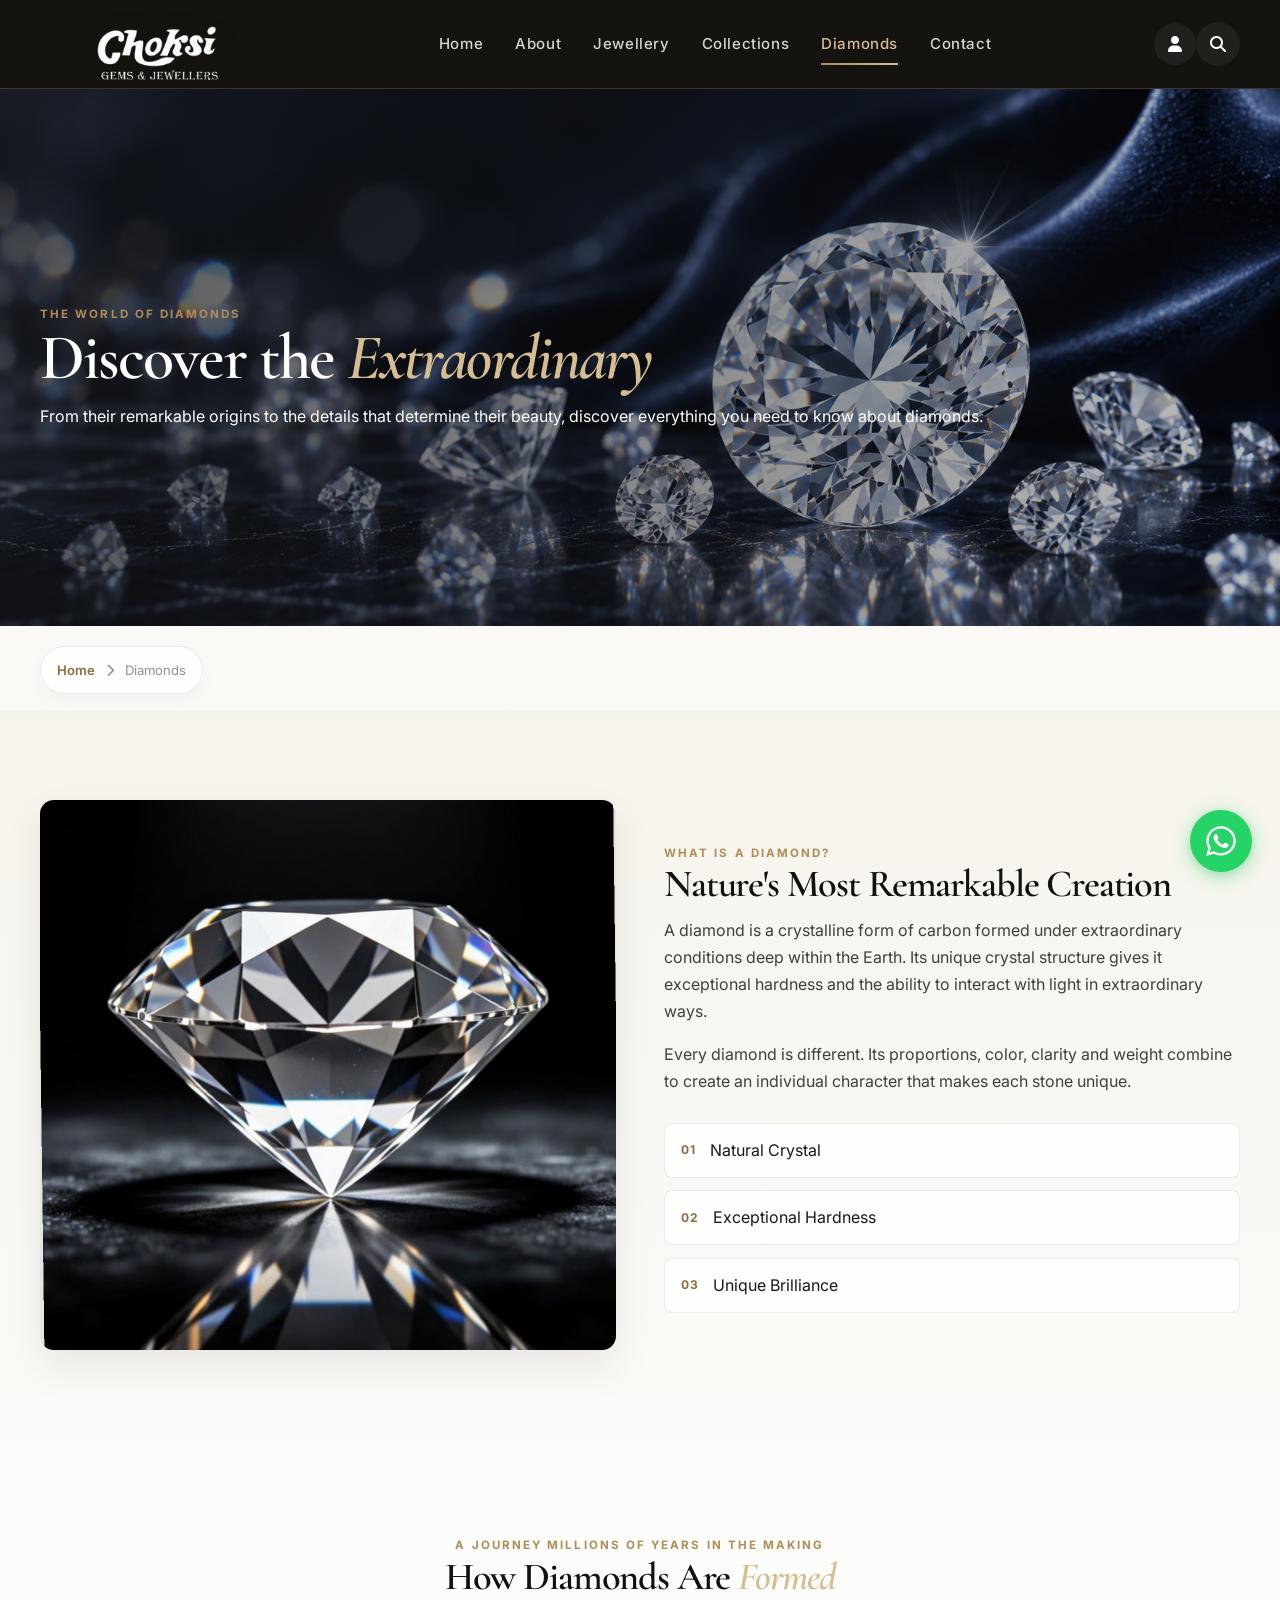
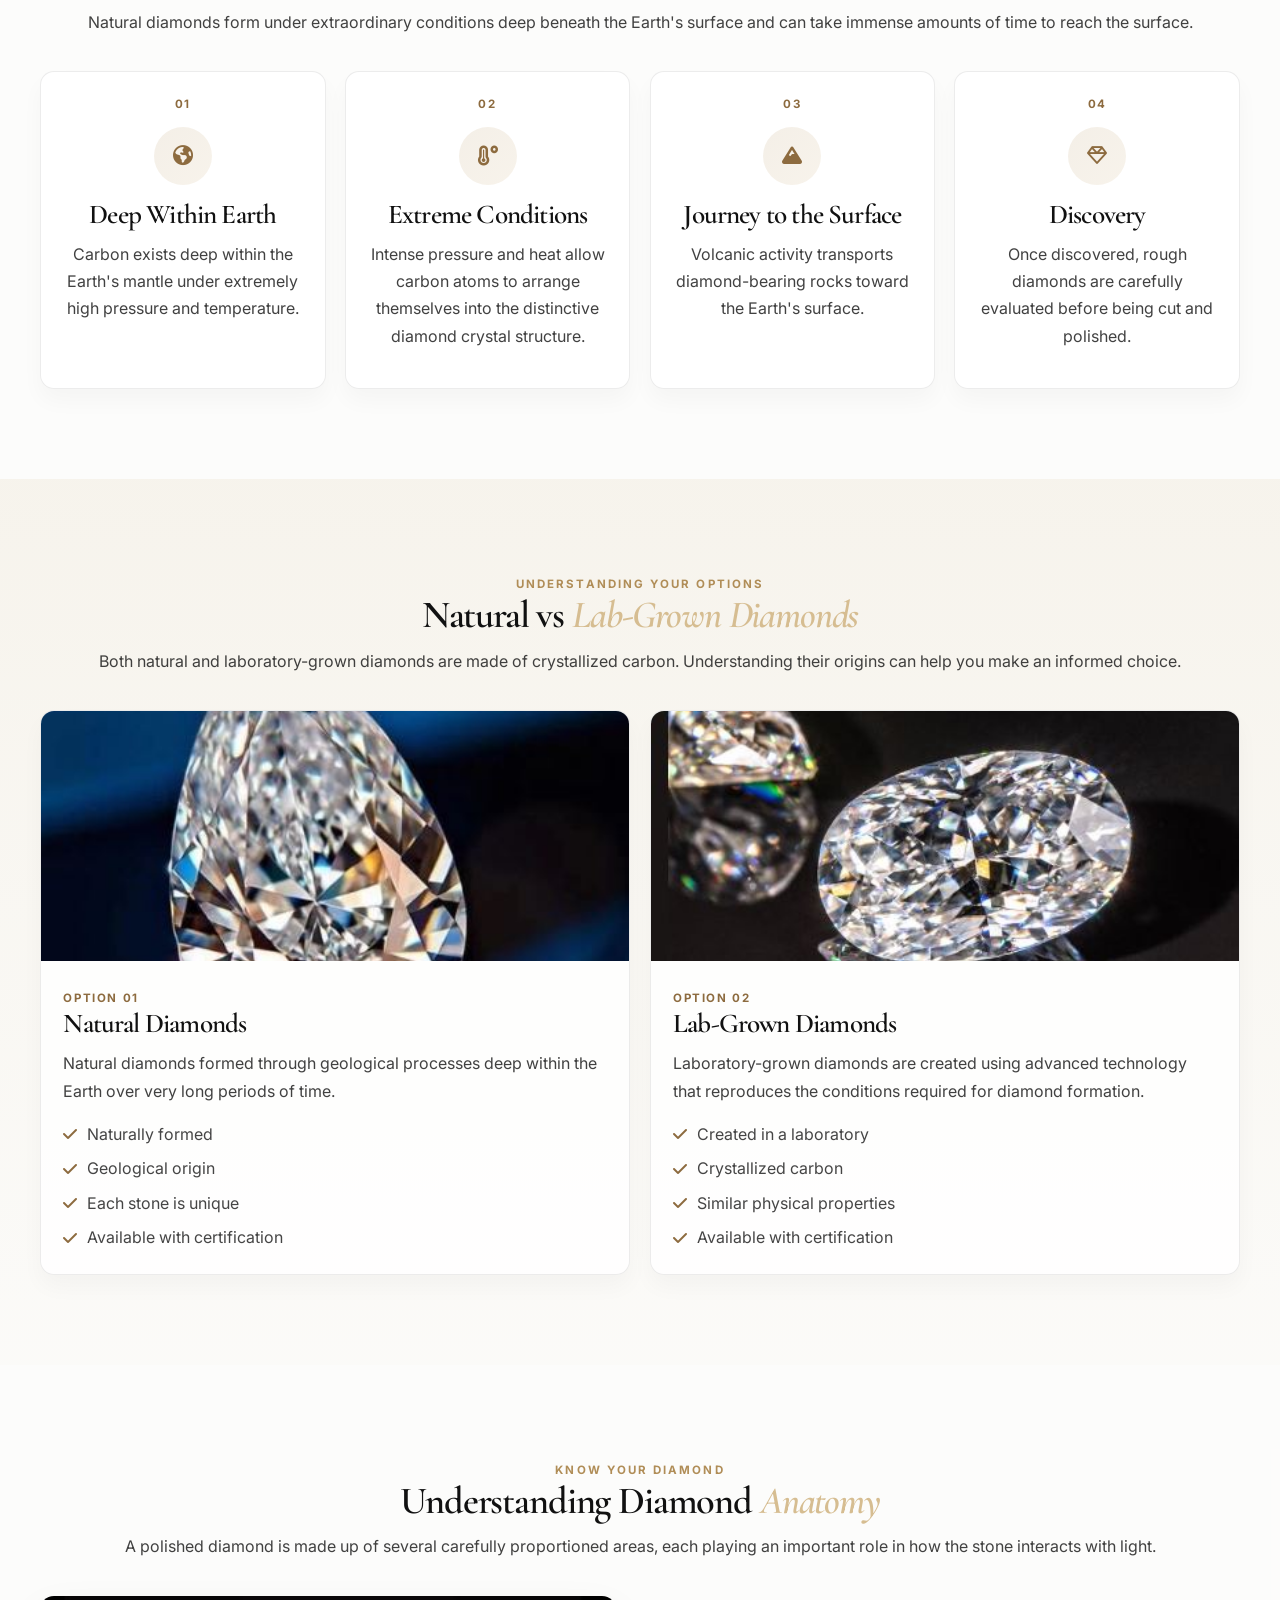
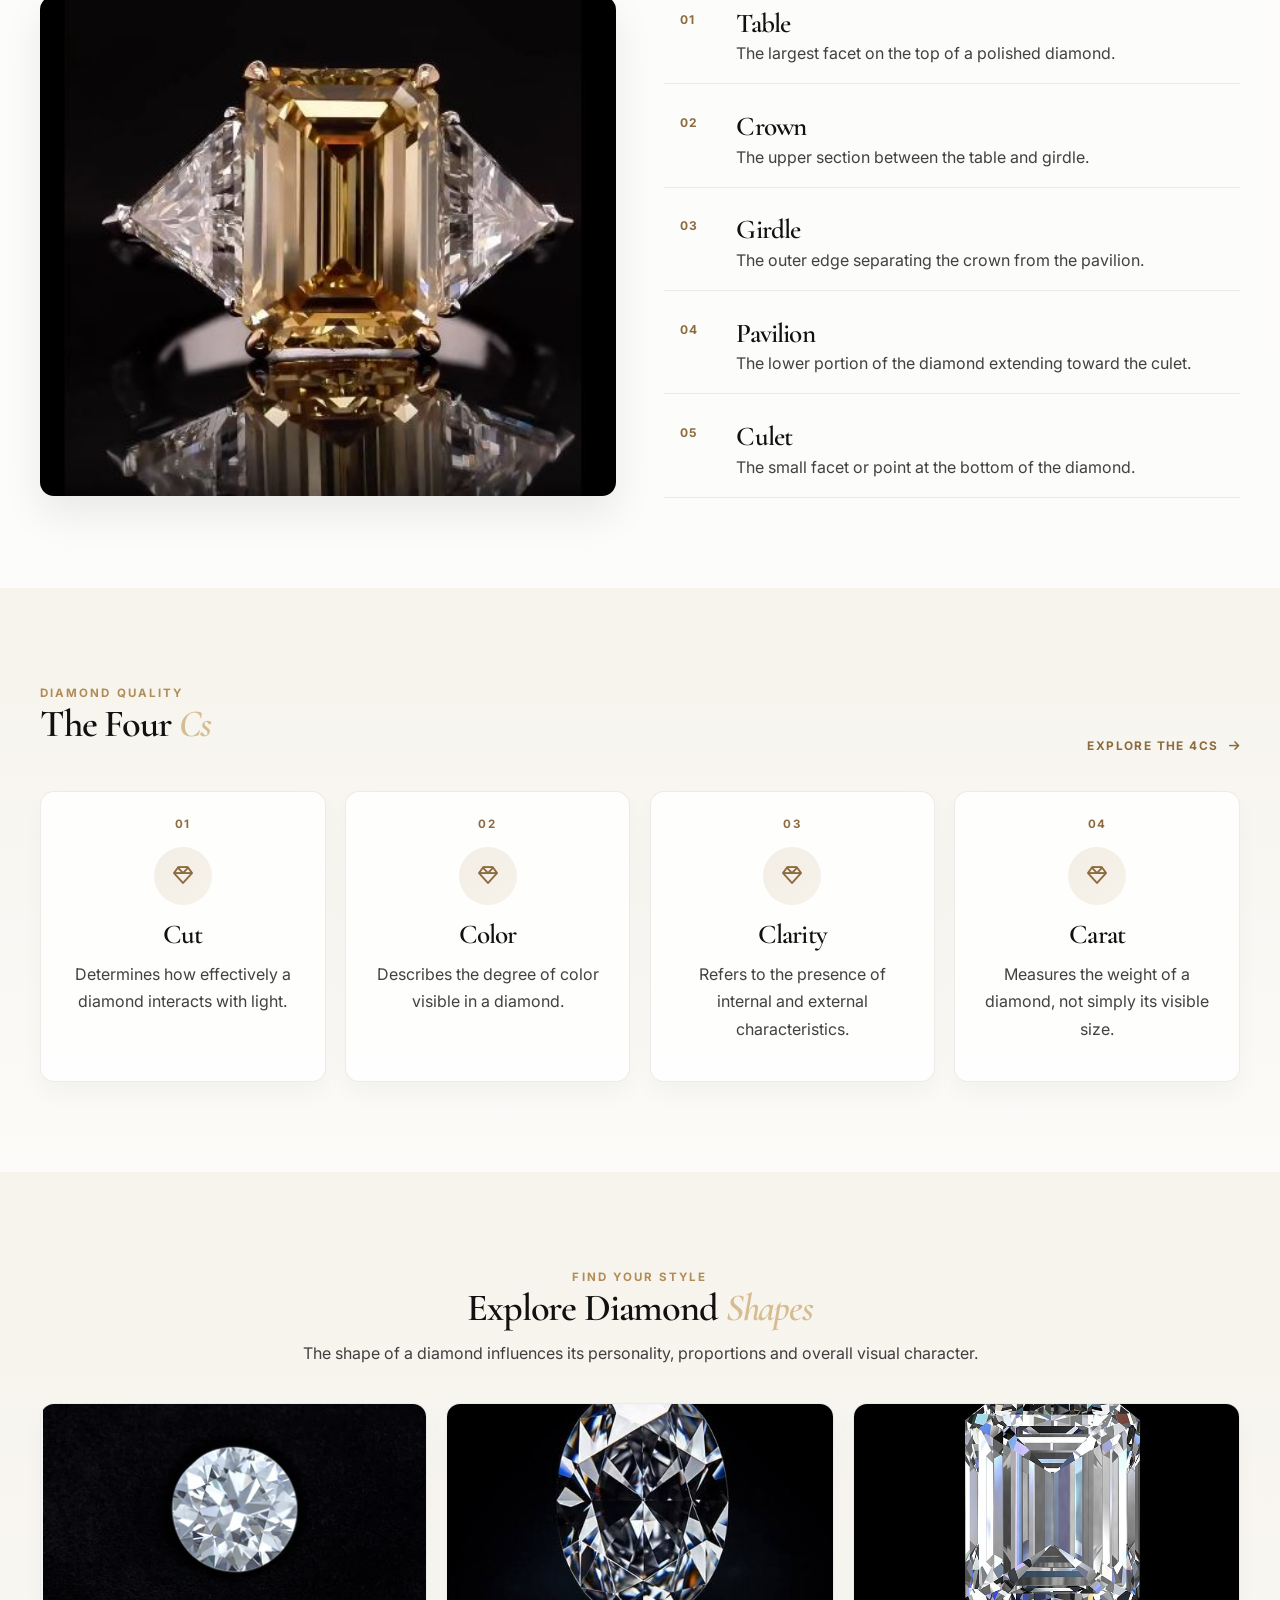
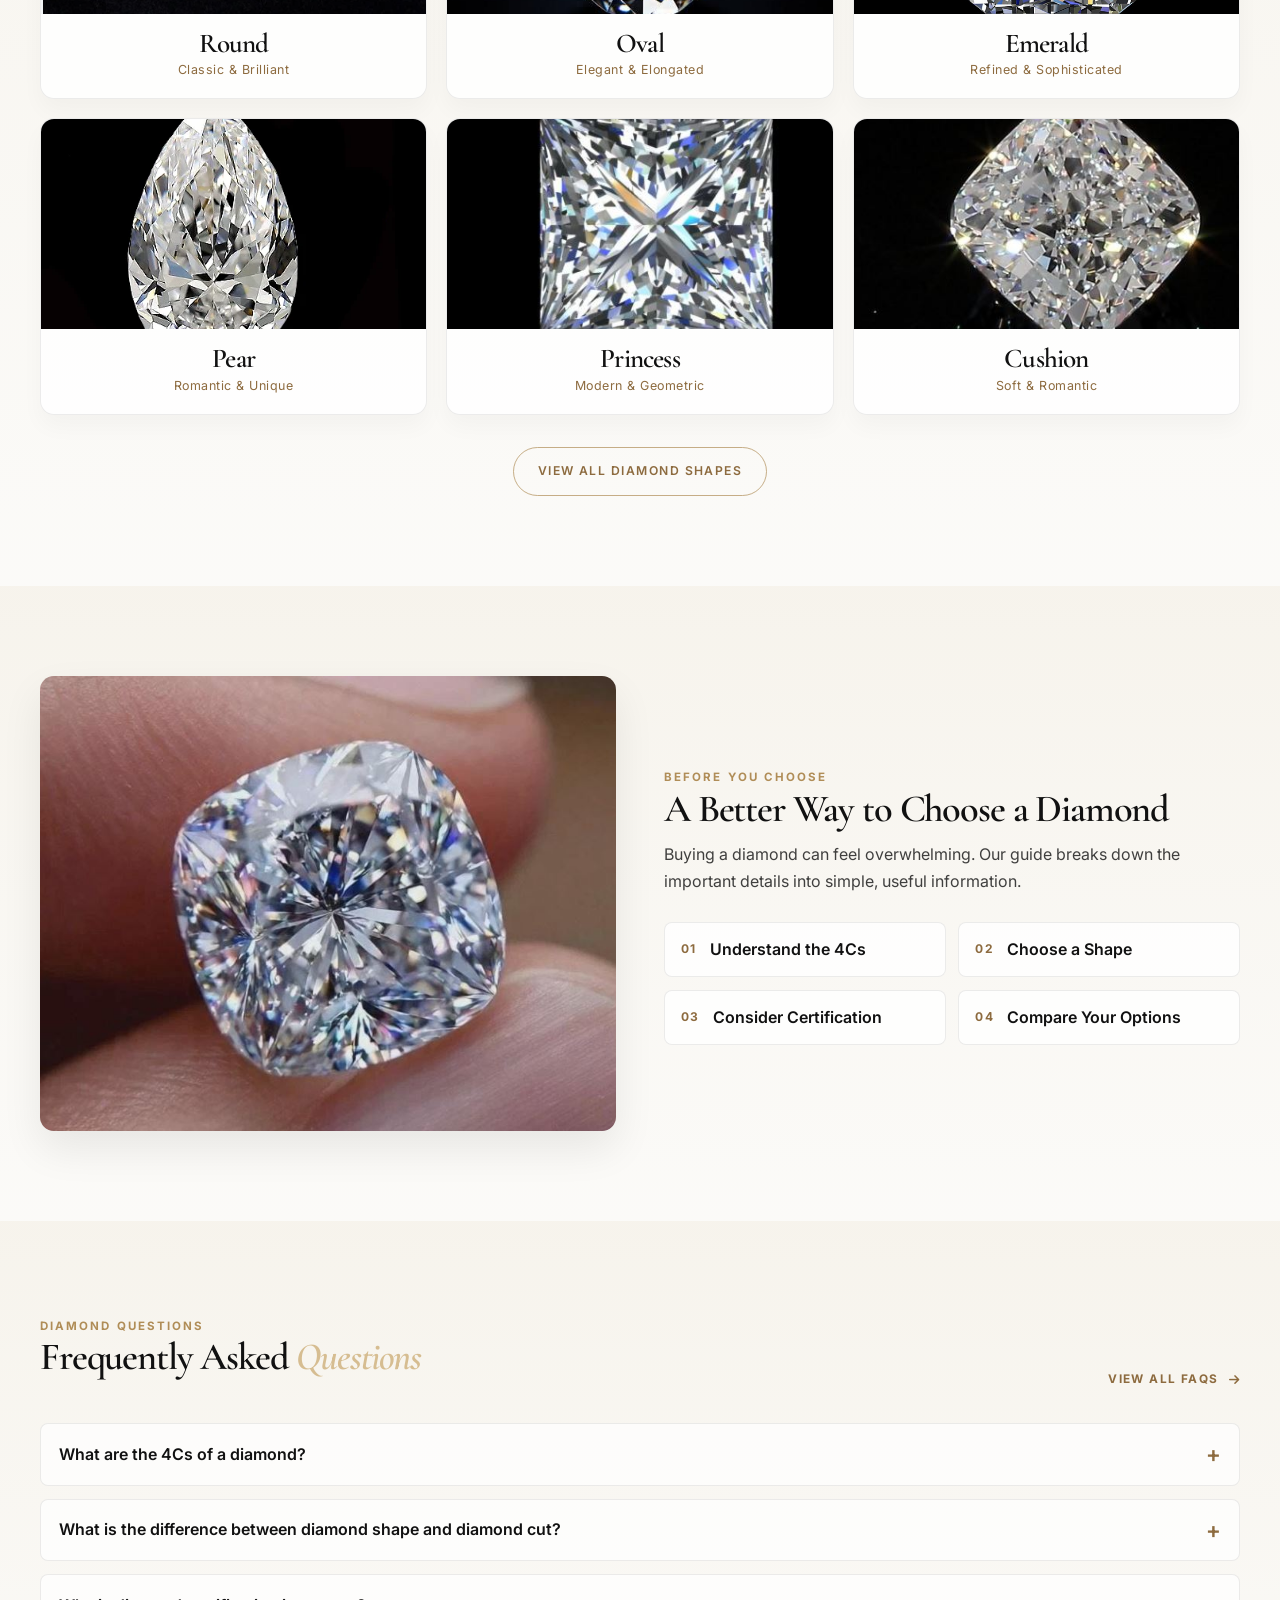
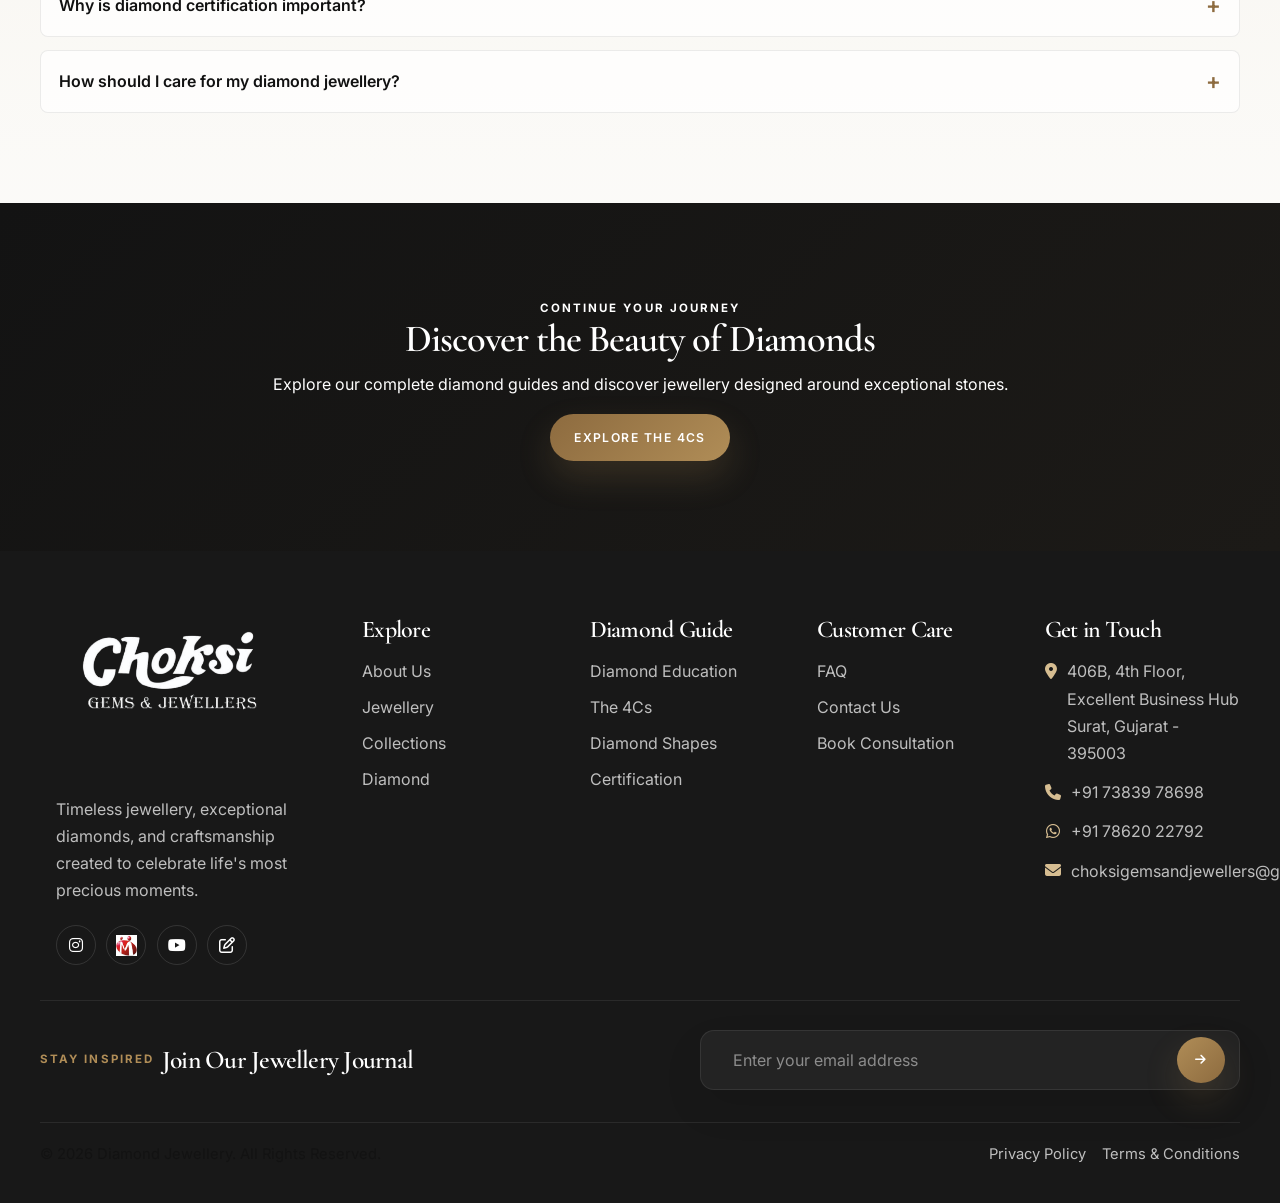
<file: diamonds.html>
<!DOCTYPE html>
<html lang="en">

<head>
    <meta charset="UTF-8">
    <meta name="viewport" content="width=device-width, initial-scale=1.0">

    <meta name="description"
        content="Learn everything about diamonds, including how diamonds are formed, natural and lab-grown diamonds, diamond anatomy, quality, certification and how to choose a diamond.">

    <meta name="keywords"
        content="diamond education, what is a diamond, natural diamonds, lab grown diamonds, diamond anatomy, diamond quality, diamond certification">

    <meta name="author" content="Diamond Jewellery">

    <title>Diamonds | Complete Diamond Education Guide</title>

    <!-- Google Fonts -->
    <link rel="preconnect" href="https://fonts.googleapis.com">
    <link rel="preconnect" href="https://fonts.gstatic.com" crossorigin>

    <!-- Bootstrap 5 -->
    <link href="https://cdn.jsdelivr.net/npm/bootstrap@5.3.3/dist/css/bootstrap.min.css" rel="stylesheet">
    <!-- Main CSS -->
    <link rel="stylesheet" href="css/style.css">
    <link rel="stylesheet" href="css/responsive.css">
    <link rel="stylesheet" href="css/whatsapp.css">

    <!-- Font Awesome -->
    <link rel="stylesheet" href="https://cdnjs.cloudflare.com/ajax/libs/font-awesome/6.5.2/css/all.min.css">
    <link rel="icon" type="image/x-icon" href="favicon.ico">
</head>

<body>


    <!-- =====================================================
         HEADER
    ====================================================== -->

    <header class="site-header">

        <div class="header-container">

            <!-- Logo -->
            <a href="index.html" class="logo"><img src="images/logo.png" alt="Diamond Jewellery Logo"></a>


            <!-- Desktop Navigation -->
            <nav class="main-navigation" aria-label="Main Navigation">

                <ul class="nav-list">

                    <li class="nav-item">
                        <a href="index.html" class="nav-link active">
                            Home
                        </a>
                    </li>

                    <li class="nav-item">
                        <a href="about.html" class="nav-link">
                            About
                        </a>
                    </li>


                    <!-- Jewellery Dropdown -->
                    <li class="nav-item dropdown">

                        <a href="jewellery.html" class="nav-link">
                            Jewellery
                            <!-- <i class="fa-solid fa-chevron-down"></i> -->
                        </a>

                        <!-- <div class="dropdown-menu">

                            <a href="jewellery.html#rings">
                                <i class="fa-regular fa-gem"></i>
                                Rings
                            </a>

                            <a href="jewellery.html#earrings">
                                <i class="fa-regular fa-gem"></i>
                                Earrings
                            </a>

                            <a href="jewellery.html#necklaces">
                                <i class="fa-regular fa-gem"></i>
                                Necklaces
                            </a>

                            <a href="jewellery.html#bracelets">
                                <i class="fa-regular fa-gem"></i>
                                Bracelets
                            </a>

                            <a href="jewellery.html#pendants">
                                <i class="fa-regular fa-gem"></i>
                                Pendants
                            </a>

                            <a href="jewellery.html#bridal">
                                <i class="fa-regular fa-gem"></i>
                                Bridal Jewellery
                            </a>

                        </div> -->

                    </li>


                    <!-- Collections Dropdown -->
                    <li class="nav-item dropdown">

                        <a href="collections.html" class="nav-link">
                            Collections
                            <!-- <i class="fa-solid fa-chevron-down"></i> -->
                        </a>

                        <!-- <div class="dropdown-menu">

                            <a href="collections.html#bridal">
                                Bridal Collection
                            </a>

                            <a href="collections.html#solitaire">
                                Solitaire Collection
                            </a>

                            <a href="collections.html#classic">
                                Classic Collection
                            </a>

                            <a href="collections.html#modern">
                                Modern Collection
                            </a>

                            <a href="collections.html#luxury">
                                Luxury Collection
                            </a>

                        </div> -->

                    </li>


                    <!-- Diamonds Dropdown -->
                    <li class="nav-item dropdown">

                        <a href="diamonds.html" class="nav-link">
                            Diamonds
                            <!-- <i class="fa-solid fa-chevron-down"></i> -->
                        </a>
                        <!-- 
                        <div class="dropdown-menu">

                            <a href="diamonds.html">
                                Diamond Education
                            </a>

                            <a href="4cs.html">
                                The 4Cs
                            </a>

                            <a href="diamond-shapes.html">
                                Diamond Shapes
                            </a>

                            <a href="diamond-guide.html">
                                Diamond Buying Guide
                            </a>

                            <a href="certification.html">
                                Certification
                            </a>

                        </div> -->

                    </li>


                    <li class="nav-item">
                        <a href="contact.html" class="nav-link">
                            Contact
                        </a>
                    </li>

                </ul>

            </nav>


            <!-- Header Actions -->
            <div class="header-actions">

                <button class="header-action search-button" aria-label="Search">
                    <i class="fa-solid fa-magnifying-glass"></i>
                </button>

                <!-- Mobile Menu Button -->
                <button class="mobile-menu-button" aria-label="Open navigation menu">
                    <i class="fa-solid fa-bars"></i>
                </button>

            </div>

        </div>

    </header>


    <!-- =====================================================
         MAIN
    ====================================================== -->

    <main>


        <!-- =================================================
             HERO
        ================================================== -->

        <section class="page-hero diamonds-page-hero">

            <div class="page-hero-image">

                <img src="images/hero-images/diamonds-hero.png" alt="Brilliant diamond close-up">

            </div>

            <div class="page-hero-overlay"></div>


            <div class="page-hero-content">

                <span class="section-label">
                    THE WORLD OF DIAMONDS
                </span>

                <h1>
                    Discover the
                    <span>Extraordinary</span>
                </h1>

                <p>
                    From their remarkable origins to the details
                    that determine their beauty, discover everything
                    you need to know about diamonds.
                </p>

            </div>

        </section>


        <!-- =================================================
             BREADCRUMB
        ================================================== -->

        <div class="breadcrumb-container">

            <nav class="breadcrumb" aria-label="Breadcrumb">

                <a href="index.html">
                    Home
                </a>

                <span>
                    <i class="fa-solid fa-chevron-right"></i>
                </span>

                <span>
                    Diamonds
                </span>

            </nav>

        </div>


        <!-- =================================================
             DIAMOND INTRODUCTION
        ================================================== -->

        <section class="diamond-introduction-section" id="about-diamonds">

            <div class="section-container">

                <div class="diamond-introduction-grid">


                    <div class="diamond-introduction-image">

                        <img src="images/shapes/diamond.png" alt="Natural diamond" style="height: 550px !important;">

                    </div>


                    <div class="diamond-introduction-content">

                        <span class="section-label">
                            WHAT IS A DIAMOND?
                        </span>

                        <h2>
                            Nature's Most
                            <span>Remarkable Creation</span>
                        </h2>

                        <p>
                            A diamond is a crystalline form of carbon
                            formed under extraordinary conditions deep
                            within the Earth. Its unique crystal
                            structure gives it exceptional hardness
                            and the ability to interact with light
                            in extraordinary ways.
                        </p>

                        <p>
                            Every diamond is different. Its proportions,
                            color, clarity and weight combine to create
                            an individual character that makes each
                            stone unique.
                        </p>


                        <div class="diamond-facts">

                            <div class="diamond-fact">

                                <strong>
                                    01
                                </strong>

                                <span>
                                    Natural Crystal
                                </span>

                            </div>


                            <div class="diamond-fact">

                                <strong>
                                    02
                                </strong>

                                <span>
                                    Exceptional Hardness
                                </span>

                            </div>


                            <div class="diamond-fact">

                                <strong>
                                    03
                                </strong>

                                <span>
                                    Unique Brilliance
                                </span>

                            </div>

                        </div>

                    </div>

                </div>

            </div>

        </section>


        <!-- =================================================
             HOW DIAMONDS ARE FORMED
        ================================================== -->

        <section class="diamond-formation-section">

            <div class="section-container">

                <div class="section-heading centered">

                    <span class="section-label">
                        A JOURNEY MILLIONS OF YEARS IN THE MAKING
                    </span>

                    <h2>
                        How Diamonds Are
                        <span>Formed</span>
                    </h2>

                    <p>
                        Natural diamonds form under extraordinary
                        conditions deep beneath the Earth's surface
                        and can take immense amounts of time to reach
                        the surface.
                    </p>

                </div>


                <div class="formation-timeline">


                    <!-- Step 01 -->
                    <article class="formation-step">

                        <div class="formation-number">
                            01
                        </div>

                        <div class="formation-icon">

                            <i class="fa-solid fa-earth-americas"></i>

                        </div>

                        <h3>
                            Deep Within Earth
                        </h3>

                        <p>
                            Carbon exists deep within the Earth's
                            mantle under extremely high pressure
                            and temperature.
                        </p>

                    </article>


                    <!-- Step 02 -->
                    <article class="formation-step">

                        <div class="formation-number">
                            02
                        </div>

                        <div class="formation-icon">

                            <i class="fa-solid fa-temperature-high"></i>

                        </div>

                        <h3>
                            Extreme Conditions
                        </h3>

                        <p>
                            Intense pressure and heat allow carbon
                            atoms to arrange themselves into the
                            distinctive diamond crystal structure.
                        </p>

                    </article>


                    <!-- Step 03 -->
                    <article class="formation-step">

                        <div class="formation-number">
                            03
                        </div>

                        <div class="formation-icon">

                            <i class="fa-solid fa-mountain"></i>

                        </div>

                        <h3>
                            Journey to the Surface
                        </h3>

                        <p>
                            Volcanic activity transports diamond-bearing
                            rocks toward the Earth's surface.
                        </p>

                    </article>


                    <!-- Step 04 -->
                    <article class="formation-step">

                        <div class="formation-number">
                            04
                        </div>

                        <div class="formation-icon">

                            <i class="fa-regular fa-gem"></i>

                        </div>

                        <h3>
                            Discovery
                        </h3>

                        <p>
                            Once discovered, rough diamonds are carefully
                            evaluated before being cut and polished.
                        </p>

                    </article>

                </div>

            </div>

        </section>


        <!-- =================================================
             NATURAL VS LAB GROWN
        ================================================== -->

        <section class="natural-lab-section">

            <div class="section-container">

                <div class="section-heading centered">

                    <span class="section-label">
                        UNDERSTANDING YOUR OPTIONS
                    </span>

                    <h2>
                        Natural vs
                        <span>Lab-Grown Diamonds</span>
                    </h2>

                    <p>
                        Both natural and laboratory-grown diamonds
                        are made of crystallized carbon. Understanding
                        their origins can help you make an informed
                        choice.
                    </p>

                </div>


                <div class="diamond-comparison">


                    <!-- Natural -->
                    <article class="diamond-option">

                        <div class="diamond-option-image">

                            <img src="images/shapes/natural.png" alt="Natural diamond">

                        </div>


                        <div class="diamond-option-content">

                            <span class="option-label">
                                OPTION 01
                            </span>

                            <h3>
                                Natural Diamonds
                            </h3>

                            <p>
                                Natural diamonds formed through
                                geological processes deep within
                                the Earth over very long periods
                                of time.
                            </p>


                            <ul>

                                <li>
                                    <i class="fa-solid fa-check"></i>
                                    Naturally formed
                                </li>

                                <li>
                                    <i class="fa-solid fa-check"></i>
                                    Geological origin
                                </li>

                                <li>
                                    <i class="fa-solid fa-check"></i>
                                    Each stone is unique
                                </li>

                                <li>
                                    <i class="fa-solid fa-check"></i>
                                    Available with certification
                                </li>

                            </ul>

                        </div>

                    </article>


                    <!-- Lab Grown -->
                    <article class="diamond-option">

                        <div class="diamond-option-image">

                            <img src="images/shapes/lab-grown.JPG" alt="Laboratory-grown diamond">

                        </div>


                        <div class="diamond-option-content">

                            <span class="option-label">
                                OPTION 02
                            </span>

                            <h3>
                                Lab-Grown Diamonds
                            </h3>

                            <p>
                                Laboratory-grown diamonds are
                                created using advanced technology
                                that reproduces the conditions
                                required for diamond formation.
                            </p>


                            <ul>

                                <li>
                                    <i class="fa-solid fa-check"></i>
                                    Created in a laboratory
                                </li>

                                <li>
                                    <i class="fa-solid fa-check"></i>
                                    Crystallized carbon
                                </li>

                                <li>
                                    <i class="fa-solid fa-check"></i>
                                    Similar physical properties
                                </li>

                                <li>
                                    <i class="fa-solid fa-check"></i>
                                    Available with certification
                                </li>

                            </ul>

                        </div>

                    </article>

                </div>


                <!-- <div class="comparison-link">

                    <a href="diamond-guide.html" class="text-link">

                        Learn More About Your Options

                        <i class="fa-solid fa-arrow-right"></i>

                    </a>

                </div> -->

            </div>

        </section>


        <!-- =================================================
             DIAMOND ANATOMY
        ================================================== -->

        <section class="diamond-anatomy-section">

            <div class="section-container">

                <div class="section-heading centered">

                    <span class="section-label">
                        KNOW YOUR DIAMOND
                    </span>

                    <h2>
                        Understanding Diamond
                        <span>Anatomy</span>
                    </h2>

                    <p>
                        A polished diamond is made up of several
                        carefully proportioned areas, each playing
                        an important role in how the stone interacts
                        with light.
                    </p>

                </div>


                <div class="anatomy-grid">


                    <div class="anatomy-image">

                        <img src="images/banner/diamond-banner.JPG" alt="Diamond anatomy diagram">

                    </div>


                    <div class="anatomy-content">


                        <article class="anatomy-item">

                            <span>
                                01
                            </span>

                            <div>

                                <h3>
                                    Table
                                </h3>

                                <p>
                                    The largest facet on the top
                                    of a polished diamond.
                                </p>

                            </div>

                        </article>


                        <article class="anatomy-item">

                            <span>
                                02
                            </span>

                            <div>

                                <h3>
                                    Crown
                                </h3>

                                <p>
                                    The upper section between the
                                    table and girdle.
                                </p>

                            </div>

                        </article>


                        <article class="anatomy-item">

                            <span>
                                03
                            </span>

                            <div>

                                <h3>
                                    Girdle
                                </h3>

                                <p>
                                    The outer edge separating
                                    the crown from the pavilion.
                                </p>

                            </div>

                        </article>


                        <article class="anatomy-item">

                            <span>
                                04
                            </span>

                            <div>

                                <h3>
                                    Pavilion
                                </h3>

                                <p>
                                    The lower portion of the diamond
                                    extending toward the culet.
                                </p>

                            </div>

                        </article>


                        <article class="anatomy-item">

                            <span>
                                05
                            </span>

                            <div>

                                <h3>
                                    Culet
                                </h3>

                                <p>
                                    The small facet or point at
                                    the bottom of the diamond.
                                </p>

                            </div>

                        </article>

                    </div>

                </div>

            </div>

        </section>


        <!-- =================================================
             4Cs INTRO
        ================================================== -->

        <section class="diamond-four-cs-section">

            <div class="section-container">

                <div class="section-heading">

                    <div>

                        <span class="section-label">
                            DIAMOND QUALITY
                        </span>

                        <h2>
                            The Four
                            <span>Cs</span>
                        </h2>

                    </div>

                    <a href="4cs.html" class="text-link">

                        Explore the 4Cs

                        <i class="fa-solid fa-arrow-right"></i>

                    </a>

                </div>


                <div class="four-cs-grid">


                    <!-- Cut -->
                    <a href="4cs.html#cut" class="four-c-card">

                        <span class="four-c-number">
                            01
                        </span>

                        <div class="four-c-icon">
                            <i class="fa-regular fa-gem"></i>
                        </div>

                        <h3>
                            Cut
                        </h3>

                        <p>
                            Determines how effectively a diamond
                            interacts with light.
                        </p>

                    </a>


                    <!-- Color -->
                    <a href="4cs.html#color" class="four-c-card">

                        <span class="four-c-number">
                            02
                        </span>

                        <div class="four-c-icon">
                            <i class="fa-regular fa-gem"></i>
                        </div>

                        <h3>
                            Color
                        </h3>

                        <p>
                            Describes the degree of color visible
                            in a diamond.
                        </p>

                    </a>


                    <!-- Clarity -->
                    <a href="4cs.html#clarity" class="four-c-card">

                        <span class="four-c-number">
                            03
                        </span>

                        <div class="four-c-icon">
                            <i class="fa-regular fa-gem"></i>
                        </div>

                        <h3>
                            Clarity
                        </h3>

                        <p>
                            Refers to the presence of internal
                            and external characteristics.
                        </p>

                    </a>


                    <!-- Carat -->
                    <a href="4cs.html#carat" class="four-c-card">

                        <span class="four-c-number">
                            04
                        </span>

                        <div class="four-c-icon">
                            <i class="fa-regular fa-gem"></i>
                        </div>

                        <h3>
                            Carat
                        </h3>

                        <p>
                            Measures the weight of a diamond,
                            not simply its visible size.
                        </p>

                    </a>

                </div>

            </div>

        </section>


        <!-- =================================================
             DIAMOND SHAPES
        ================================================== -->

        <section class="diamond-shapes-preview-section">

            <div class="section-container">

                <div class="section-heading centered">

                    <span class="section-label">
                        FIND YOUR STYLE
                    </span>

                    <h2>
                        Explore Diamond
                        <span>Shapes</span>
                    </h2>

                    <p>
                        The shape of a diamond influences its
                        personality, proportions and overall
                        visual character.
                    </p>

                </div>


                <div class="diamond-shapes-preview-grid">


                    <a href="diamond-shapes.html#round" class="diamond-shape-preview-card">

                        <div class="shape-preview-image">

                            <img src="images/shapes/round/round1.jpg" alt="Round diamond">

                        </div>

                        <h3>
                            Round
                        </h3>

                        <span>
                            Classic & Brilliant
                        </span>

                    </a>


                    <a href="diamond-shapes.html#oval" class="diamond-shape-preview-card">

                        <div class="shape-preview-image">

                            <img src="images/shapes/oval/oval1.PNG" alt="Oval diamond">

                        </div>

                        <h3>
                            Oval
                        </h3>

                        <span>
                            Elegant & Elongated
                        </span>

                    </a>


                    <a href="diamond-shapes.html#emerald" class="diamond-shape-preview-card">

                        <div class="shape-preview-image">

                            <img src="images/shapes/emerald/emerald1.jpg" alt="Emerald cut diamond">

                        </div>

                        <h3>
                            Emerald
                        </h3>

                        <span>
                            Refined & Sophisticated
                        </span>

                    </a>


                    <a href="diamond-shapes.html#pear" class="diamond-shape-preview-card">

                        <div class="shape-preview-image">

                            <img src="images/shapes/pear/pear1.PNG" alt="Pear shaped diamond">

                        </div>

                        <h3>
                            Pear
                        </h3>

                        <span>
                            Romantic & Unique
                        </span>

                    </a>


                    <a href="diamond-shapes.html#princess" class="diamond-shape-preview-card">

                        <div class="shape-preview-image">

                            <img src="images/shapes/princess/princess1.JPG" alt="Princess cut diamond">

                        </div>

                        <h3>
                            Princess
                        </h3>

                        <span>
                            Modern & Geometric
                        </span>

                    </a>


                    <a href="diamond-shapes.html#cushion" class="diamond-shape-preview-card">

                        <div class="shape-preview-image">

                            <img src="images/shapes/cushion/cushion.JPG" alt="Cushion cut diamond">

                        </div>

                        <h3>
                            Cushion
                        </h3>

                        <span>
                            Soft & Romantic
                        </span>

                    </a>

                </div>


                <div class="section-action">

                    <a href="diamond-shapes.html" class="btn btn-outline">

                        View All Diamond Shapes

                    </a>

                </div>

            </div>

        </section>


        <!-- =================================================
             CERTIFICATION
        ================================================== -->

        <!-- <section class="diamond-certification-section">

            <div class="section-container">

                <div class="certification-grid">


                    <div class="certification-content">

                        <span class="section-label">
                            DIAMOND CERTIFICATION
                        </span>

                        <h2>
                            Know What You're
                            <span>Choosing</span>
                        </h2>

                        <p>
                            A diamond grading report provides an
                            independent assessment of important
                            characteristics such as the 4Cs,
                            measurements and identifying features.
                        </p>

                        <p>
                            Understanding your certificate can help
                            you make a more informed jewellery decision.
                        </p>


                        <div class="certificate-features">

                            <div>

                                <i class="fa-solid fa-certificate"></i>

                                <span>
                                    Independent Assessment
                                </span>

                            </div>


                            <div>

                                <i class="fa-solid fa-file-lines"></i>

                                <span>
                                    Detailed Diamond Information
                                </span>

                            </div>


                            <div>

                                <i class="fa-solid fa-shield-halved"></i>

                                <span>
                                    Greater Transparency
                                </span>

                            </div>

                        </div>


                        <a href="certification.html" class="text-link">

                            Understand Certification

                            <i class="fa-solid fa-arrow-right"></i>

                        </a>

                    </div>


                    <div class="certification-image">

                        <img src="assets/images/diamond-certificate.jpg" alt="Diamond certification report">

                    </div>

                </div>

            </div>

        </section> -->


        <!-- =================================================
             DIAMOND BUYING GUIDE
        ================================================== -->

        <section class="diamond-buying-guide-section">

            <div class="section-container">

                <div class="buying-guide-grid">


                    <div class="buying-guide-image">

                        <img src="images/banner/diamond2.JPG" alt="Choosing a diamond">

                    </div>


                    <div class="buying-guide-content">

                        <span class="section-label">
                            BEFORE YOU CHOOSE
                        </span>

                        <h2>
                            A Better Way to
                            <span>Choose a Diamond</span>
                        </h2>

                        <p>
                            Buying a diamond can feel overwhelming.
                            Our guide breaks down the important
                            details into simple, useful information.
                        </p>


                        <div class="buying-guide-steps">

                            <div>

                                <span>
                                    01
                                </span>

                                <p>
                                    Understand the 4Cs
                                </p>

                            </div>


                            <div>

                                <span>
                                    02
                                </span>

                                <p>
                                    Choose a Shape
                                </p>

                            </div>


                            <div>

                                <span>
                                    03
                                </span>

                                <p>
                                    Consider Certification
                                </p>

                            </div>


                            <div>

                                <span>
                                    04
                                </span>

                                <p>
                                    Compare Your Options
                                </p>

                            </div>

                        </div>

                    </div>

                </div>

            </div>

        </section>


        <!-- =================================================
             FAQ PREVIEW
        ================================================== -->

        <section class="diamond-faq-section">

            <div class="section-container">

                <div class="section-heading">

                    <div>

                        <span class="section-label">
                            DIAMOND QUESTIONS
                        </span>

                        <h2>
                            Frequently Asked
                            <span>Questions</span>
                        </h2>

                    </div>

                    <a href="faq.html" class="text-link">

                        View All FAQs

                        <i class="fa-solid fa-arrow-right"></i>

                    </a>

                </div>


                <div class="diamond-faq-list">


                    <details class="faq-item">

                        <summary>

                            What are the 4Cs of a diamond?

                            <i class="fa-solid fa-plus"></i>

                        </summary>

                        <p>
                            The 4Cs are Cut, Color, Clarity
                            and Carat. Together they describe
                            key characteristics of a diamond.
                        </p>

                    </details>


                    <details class="faq-item">

                        <summary>

                            What is the difference between
                            diamond shape and diamond cut?

                            <i class="fa-solid fa-plus"></i>

                        </summary>

                        <p>
                            Shape refers to the outline or form
                            of a diamond, while cut refers to how
                            well a diamond's facets interact with light.
                        </p>

                    </details>


                    <details class="faq-item">

                        <summary>

                            Why is diamond certification important?

                            <i class="fa-solid fa-plus"></i>

                        </summary>

                        <p>
                            A grading report provides an independent
                            assessment of important characteristics
                            of a diamond.
                        </p>

                    </details>


                    <details class="faq-item">

                        <summary>

                            How should I care for my diamond jewellery?

                            <i class="fa-solid fa-plus"></i>

                        </summary>

                        <p>
                            Regular gentle cleaning, safe storage
                            and periodic professional inspection
                            can help maintain your jewellery.
                        </p>

                    </details>

                </div>

            </div>

        </section>


        <!-- =================================================
             FINAL CTA
        ================================================== -->

        <section class="final-cta-section">

            <div class="final-cta-content">

                <span class="section-label">
                    CONTINUE YOUR JOURNEY
                </span>

                <h2>
                    Discover the
                    <span>Beauty of Diamonds</span>
                </h2>

                <p>
                    Explore our complete diamond guides and
                    discover jewellery designed around exceptional stones.
                </p>


                <div class="final-cta-buttons">

                    <a href="4cs.html" class="btn btn-primary">

                        Explore the 4Cs

                    </a>


                    <!-- <a href="diamond-guide.html" class="btn btn-outline">

                        Diamond Buying Guide

                    </a> -->

                </div>

            </div>

        </section>

    </main>


    <!-- =====================================================
         FOOTER
    ====================================================== -->

    <footer class="site-footer">

        <div class="footer-container">


            <!-- Footer Brand -->
            <div class="footer-brand">

                <a href="index.html" class="footer-logo">
                    <img src="images/logo.png" alt="Diamond Jewellery Logo">
                </a>

                <p>
                    Timeless jewellery, exceptional diamonds,
                    and craftsmanship created to celebrate
                    life's most precious moments.
                </p>


                <!-- Social Media -->
                <div class="social-links">

                    <a href="https://www.instagram.com/choksi_gems_and_jewellers?igsi=MWF3czVid2NnbDNrcA=="
                        aria-label="Instagram" target="_blank">
                        <i class="fa-brands fa-instagram"></i>
                    </a>

                    <a href="https://www.indiamart.com/choksi-gems-jewellers/?srsltid=AfmBOorEammjpuiLPltnYjoOYVojUjMAlZFIdzOosgFFlZhU5rokv1G6"
                        aria-label="IndiaMart" target="_blank">
                        <img src="images/indiamart-logo.png" alt="">
                    </a>

                    <a href="https://www.youtube.com/@ChoksiGemsandjewellers" aria-label="YouTube" target="_blank">
                        <i class="fa-brands fa-youtube"></i>
                    </a>

                    <a href="https://in1575732655gpdf.trustpass.alibaba.com/index.html?spm=a2700.shop_pl.88.13.4746b379VX7BGK"
                        aria-label="Website" target="_blank">
                        <i class="fa-regular fa-pen-to-square"></i>
                    </a>

                </div>

            </div>


            <!-- Quick Links -->
            <div class="footer-column">

                <h3>Explore</h3>

                <ul>

                    <li>
                        <a href="about.html">About Us</a>
                    </li>

                    <li>
                        <a href="jewellery.html">Jewellery</a>
                    </li>

                    <li>
                        <a href="collections.html">Collections</a>
                    </li>

                    <li>
                        <a href="diamonds.html">Diamond</a>
                    </li>
                </ul>

            </div>


            <!-- Diamond Education -->
            <div class="footer-column">

                <h3>Diamond Guide</h3>

                <ul>

                    <li>
                        <a href="diamonds.html">
                            Diamond Education
                        </a>
                    </li>

                    <li>
                        <a href="4cs.html">
                            The 4Cs
                        </a>
                    </li>

                    <li>
                        <a href="diamond-shapes.html">
                            Diamond Shapes
                        </a>
                    </li>
                    <!-- 
                    <li>
                        <a href="diamond-guide.html">
                            Buying Guide
                        </a>
                    </li> -->

                    <li>
                        <a href="certification.html">
                            Certification
                        </a>
                    </li>

                </ul>

            </div>


            <!-- Customer Care -->
            <div class="footer-column">

                <h3>Customer Care</h3>

                <ul>
                    <li>
                        <a href="faq.html">
                            FAQ
                        </a>
                    </li>

                    <li>
                        <a href="contact.html">
                            Contact Us
                        </a>
                    </li>

                    <li>
                        <a href="contact.html">
                            Book Consultation
                        </a>
                    </li>

                </ul>

            </div>


            <!-- Contact -->
            <div class="footer-column footer-contact">

                <h3>Get in Touch</h3>

                <address>

                    <p>
                        <i class="fa-solid fa-location-dot"></i>
                        <a href="https://www.google.com/maps/search/?api=1&query=406B,+4th+Floor,+Excellent+Business+Hub,+Surat,+Gujarat+395003"
                            target="_blank" rel="noopener noreferrer">
                            406B, 4th Floor, Excellent Business Hub
                            Surat, Gujarat - 395003
                        </a>
                    </p>

                    <p>
                        <i class="fa-solid fa-phone"></i>

                        <a href="tel:+917383978698">
                            +91 73839 78698
                        </a>
                    </p>

                    <p>
                        <i class="fa-brands fa-whatsapp"></i>

                        <a href="tel:+917862022792">
                            +91 78620 22792
                        </a>
                    </p>

                    <p>
                        <i class="fa-solid fa-envelope"></i>

                        <a href="mailto:donixx925@gmail.com">
                            choksigemsandjewellers@gmail.com
                        </a>
                    </p>

                </address>

            </div>

        </div>


        <!-- Newsletter -->
        <div class="footer-newsletter">

            <div class="d-flex gap-2">

                <span class="section-label">
                    STAY INSPIRED
                </span>

                <h3>
                    Join Our Jewellery Journal
                </h3>

            </div>


            <form class="newsletter-form">

                <label for="newsletter-email" class="sr-only">
                    Email Address
                </label>

                <input type="email" id="newsletter-email" name="email" placeholder="Enter your email address" required>

                <button type="submit" aria-label="Subscribe">
                    <i class="fa-solid fa-arrow-right"></i>
                </button>

            </form>

        </div>


        <!-- Footer Bottom -->
        <div class="footer-bottom">

            <p>
                &copy; 2026 Diamond Jewellery.
                All Rights Reserved.
            </p>

            <div class="footer-legal">

                <a href="#">
                    Privacy Policy
                </a>

                <a href="#">
                    Terms & Conditions
                </a>
            </div>

        </div>

    </footer>


    <!-- =====================================================
         SEARCH OVERLAY
    ====================================================== -->

    <div class="search-overlay">

        <button class="search-close" aria-label="Close search">

            <i class="fa-solid fa-xmark"></i>

        </button>


        <div class="search-container">

            <span class="section-label">
                SEARCH
            </span>

            <h2>
                What are you
                <span>looking for?</span>
            </h2>


            <form class="search-form">

                <input type="search" placeholder="Search diamonds, jewellery, guides..." aria-label="Search">


                <button type="submit" aria-label="Submit search">

                    <i class="fa-solid fa-magnifying-glass"></i>

                </button>

            </form>

        </div>

    </div>


    <!-- JavaScript -->
    <script src="https://cdn.jsdelivr.net/npm/bootstrap@5.3.3/dist/js/bootstrap.bundle.min.js"></script>
    <script src="js/script.js"></script>
    <script src="js/whatsapp.js"></script>

</body>

</html>
</file>
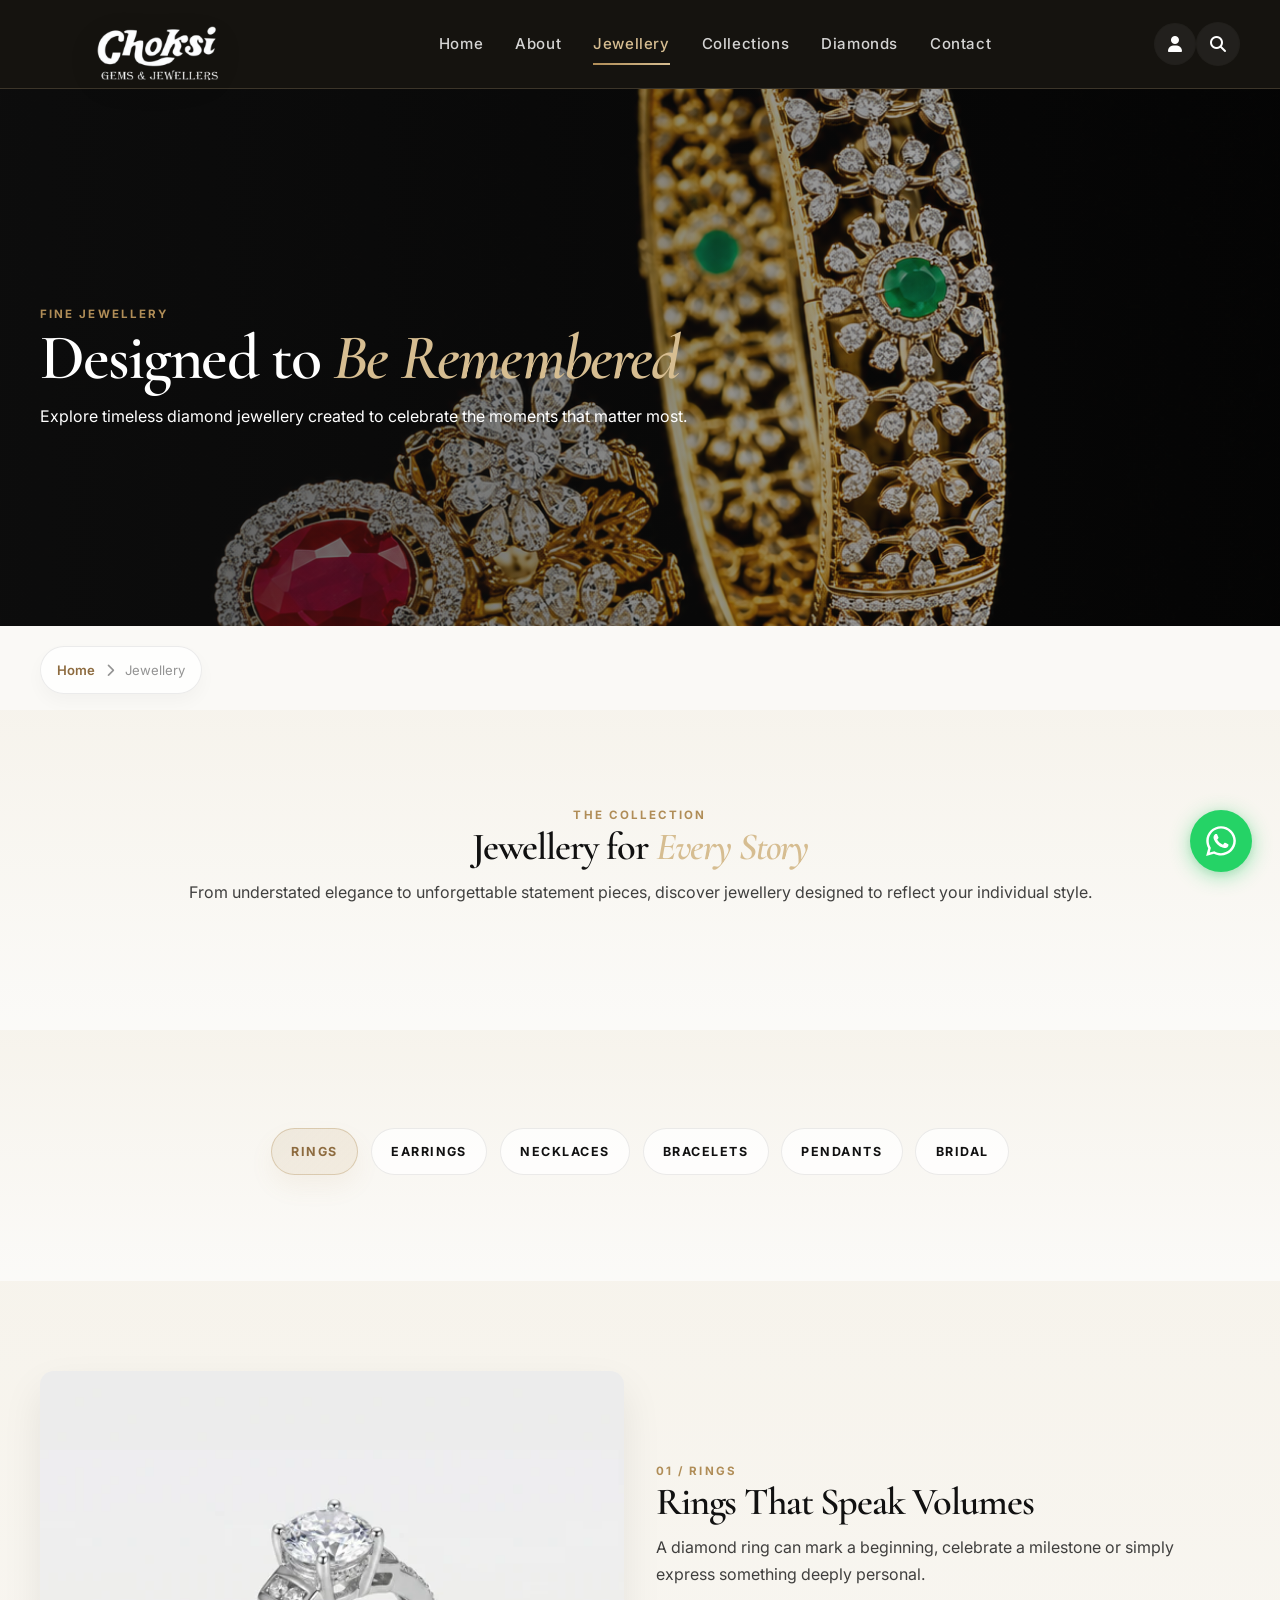
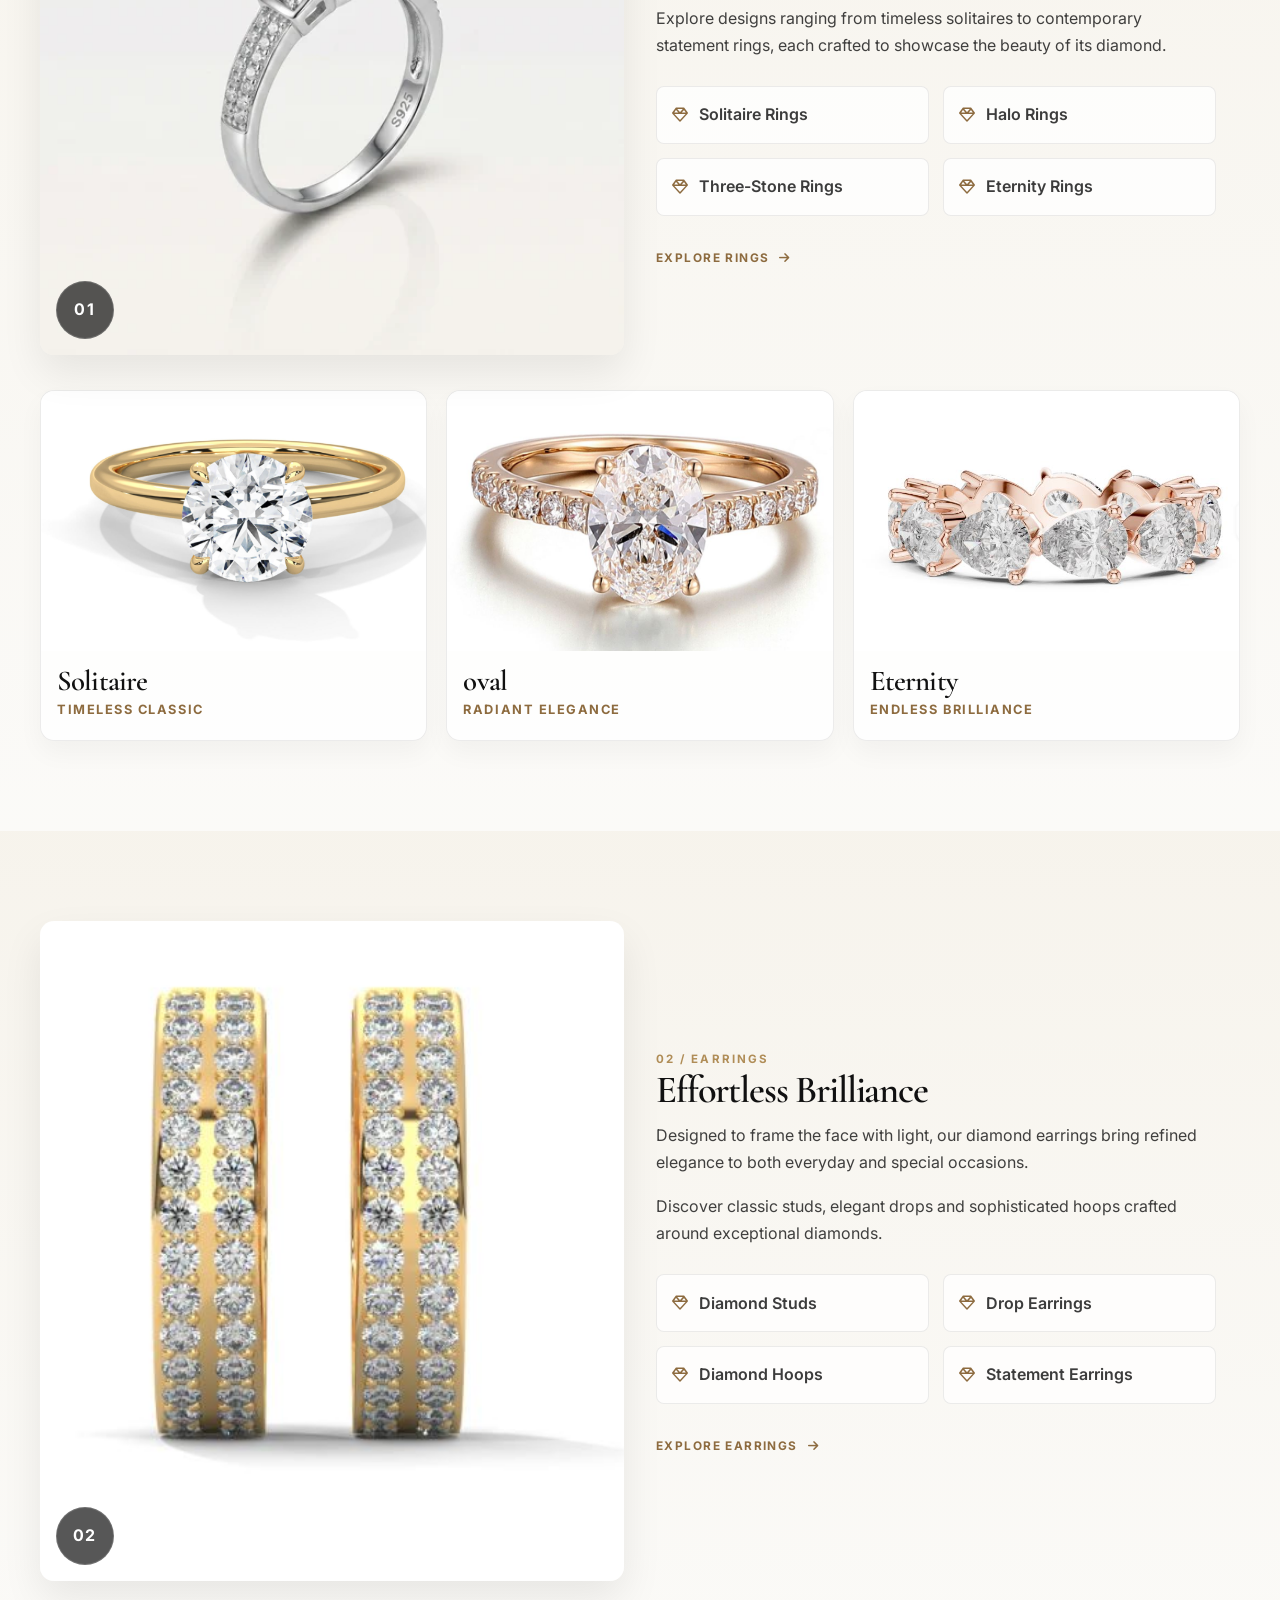
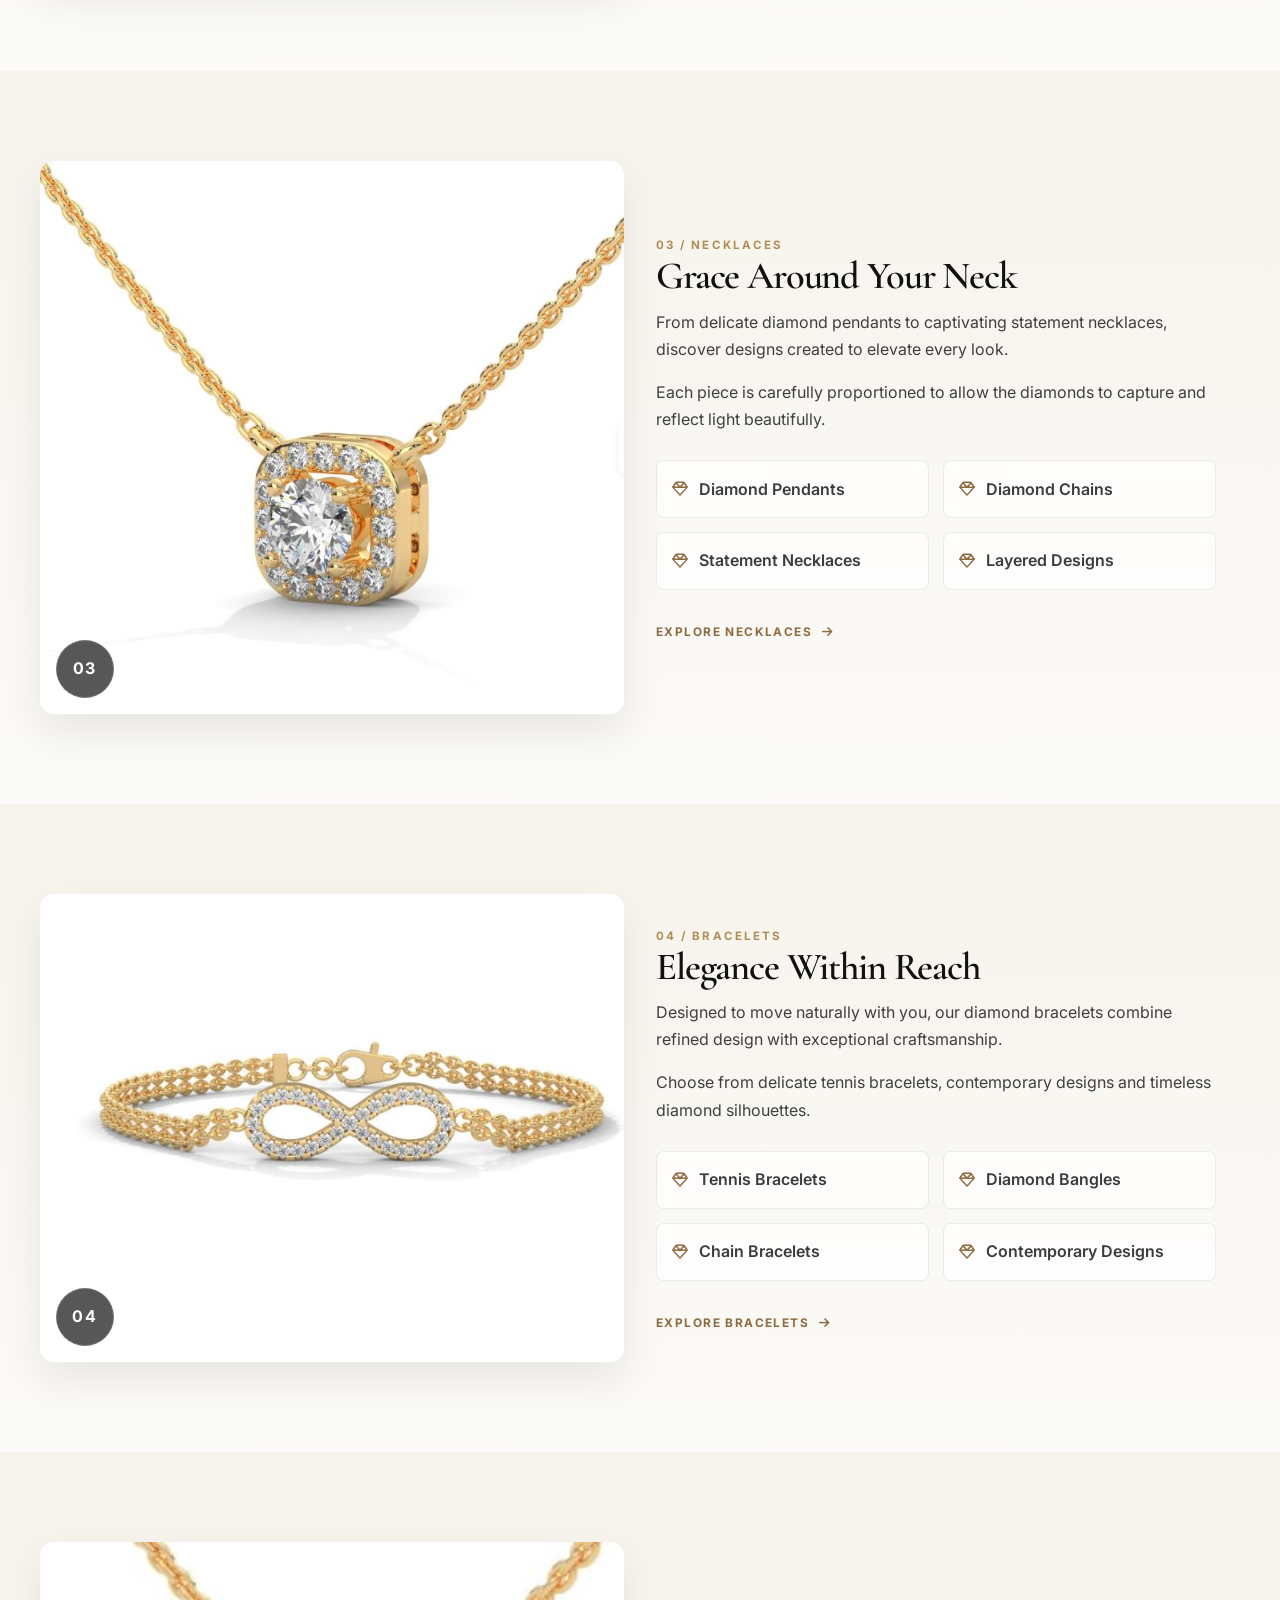
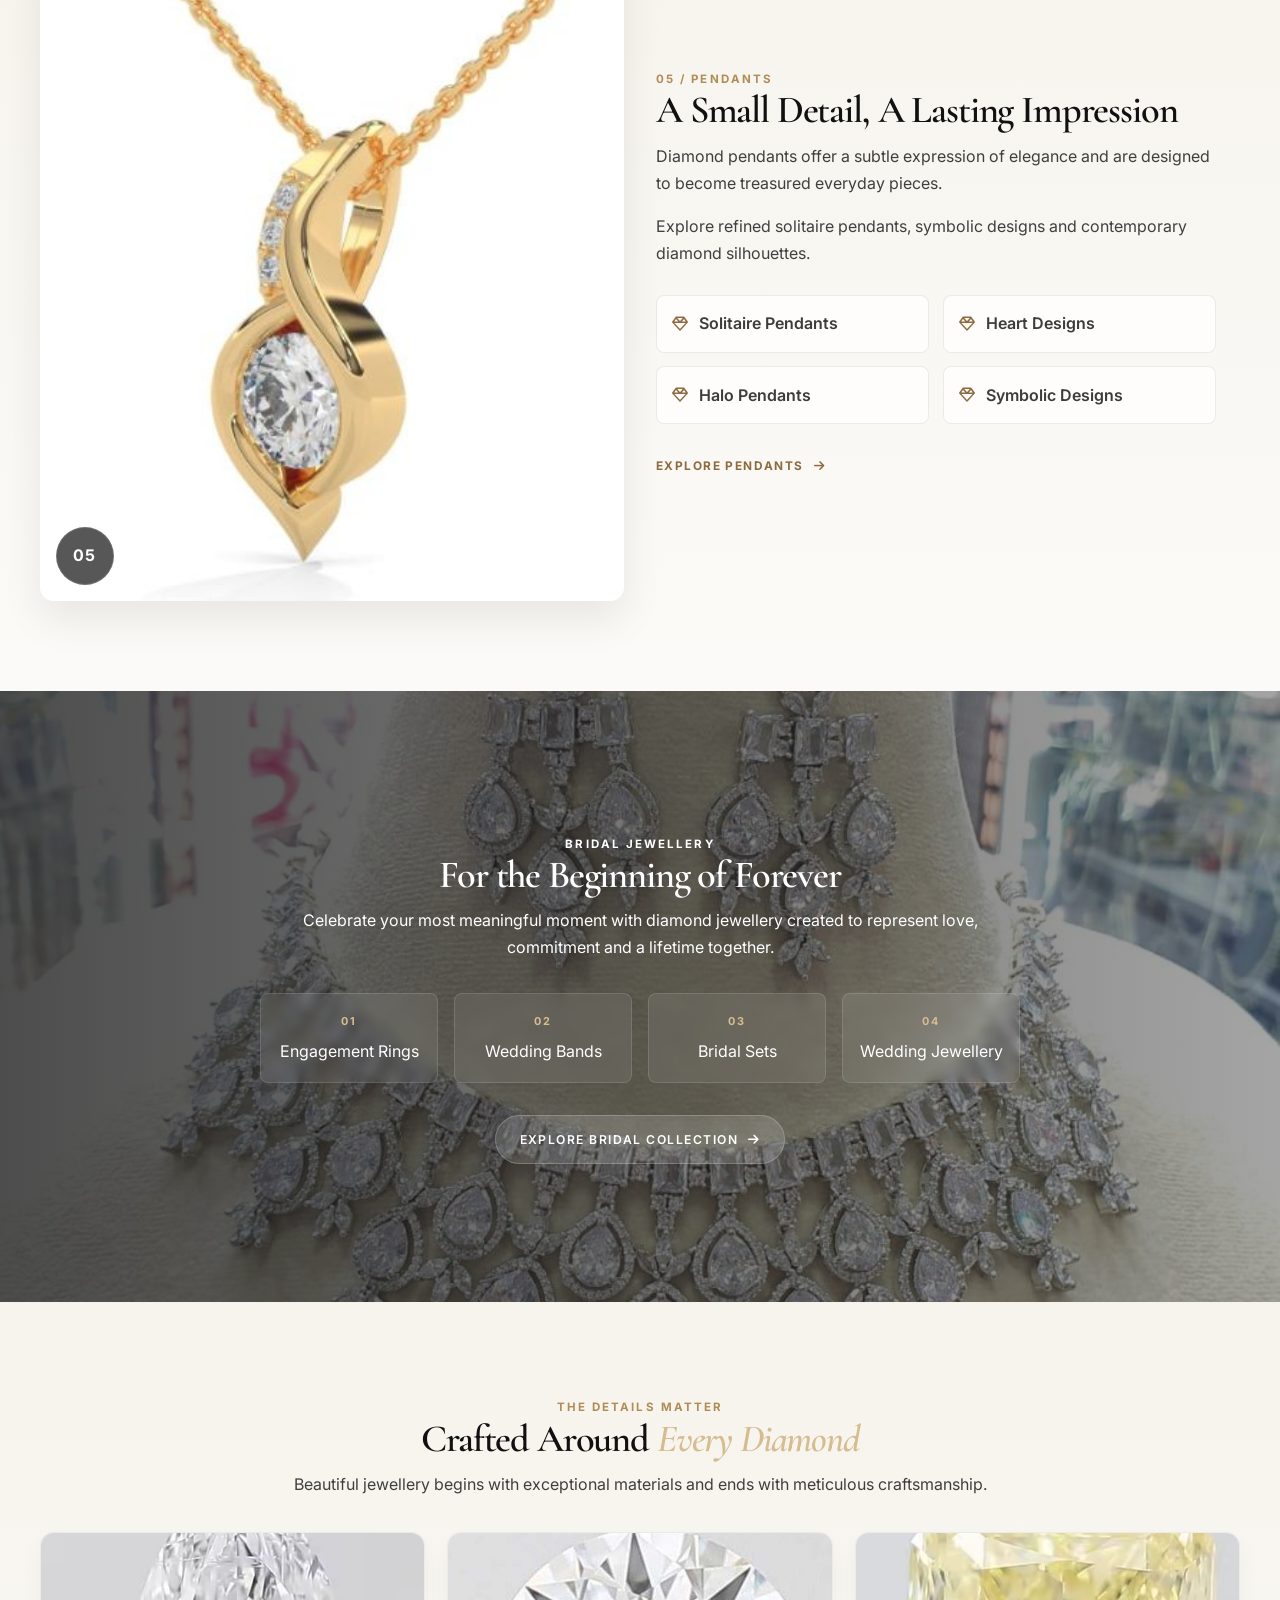
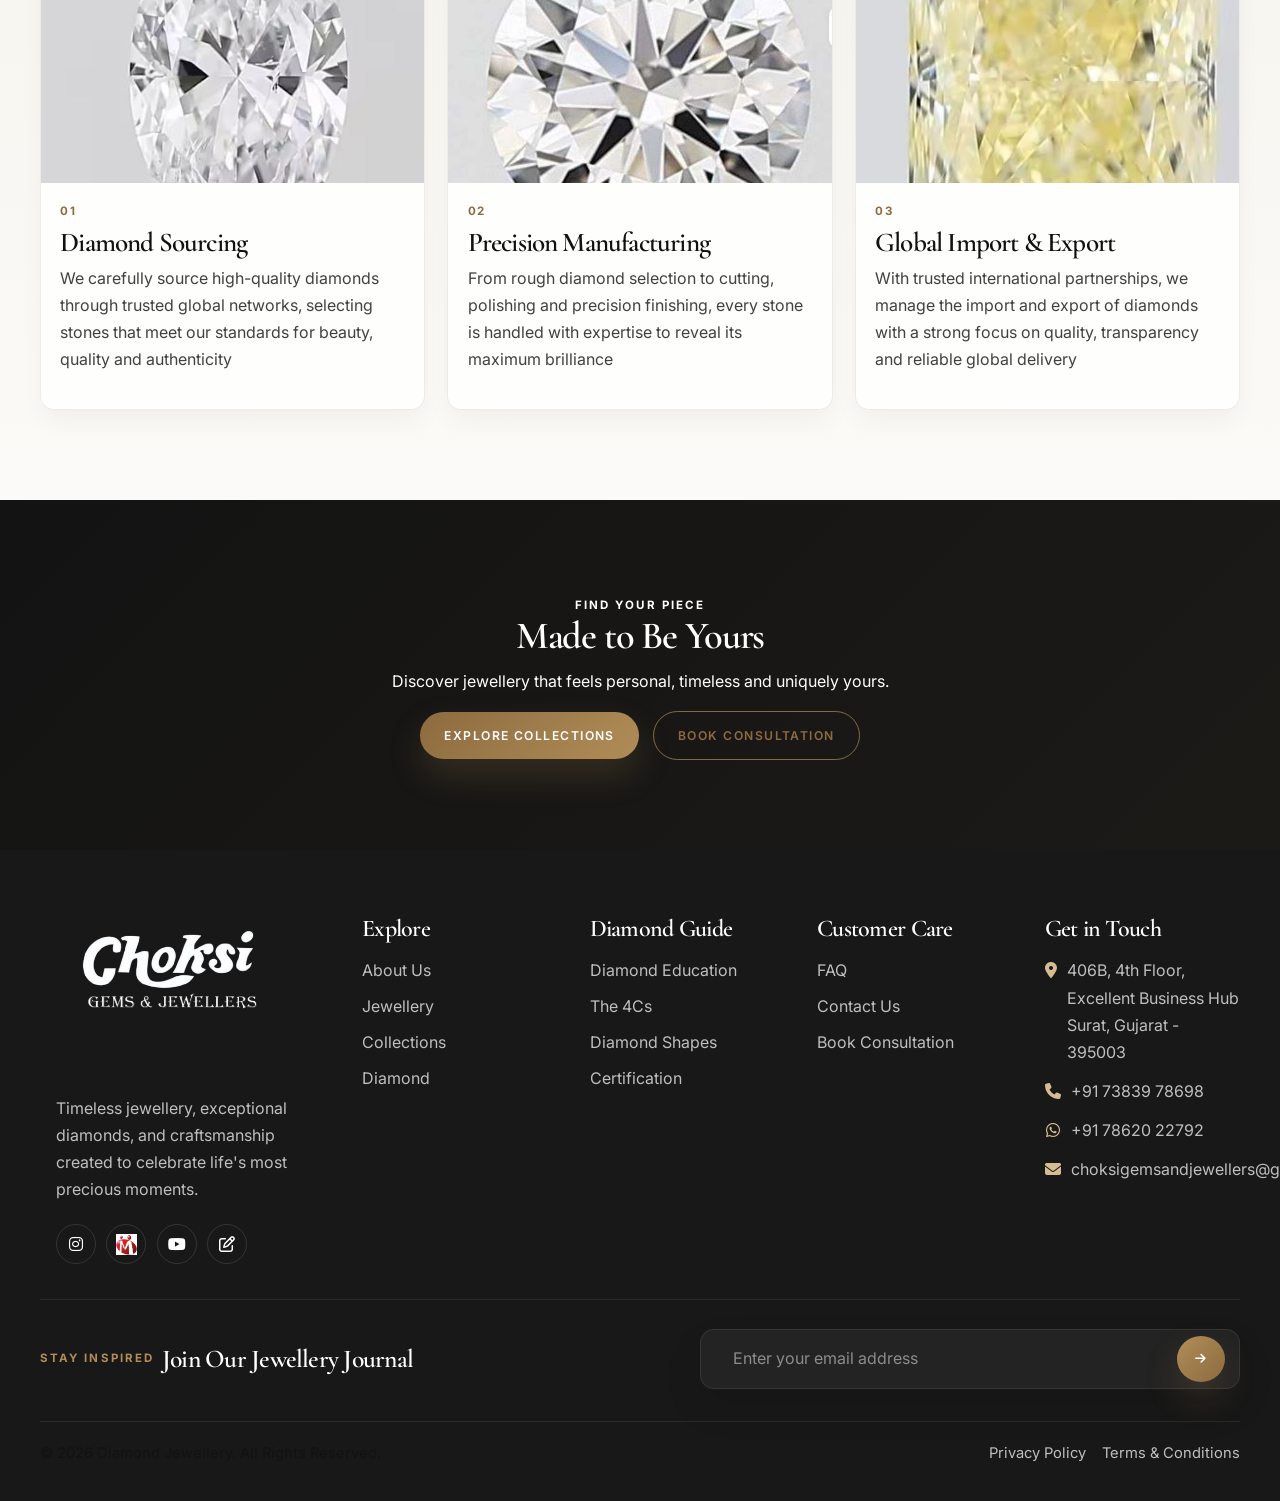
<file: jewellery.html>
<!DOCTYPE html>
<html lang="en">

<head>
    <meta charset="UTF-8">
    <meta name="viewport" content="width=device-width, initial-scale=1.0">

    <meta name="description"
        content="Explore our diamond jewellery collection including rings, earrings, necklaces, bracelets, pendants and bridal jewellery.">

    <meta name="keywords"
        content="diamond jewellery, diamond rings, diamond earrings, diamond necklaces, diamond bracelets, diamond pendants, bridal jewellery">

    <meta name="author" content="Diamond Jewellery">

    <title>Jewellery | Diamond Jewellery</title>

    <!-- Google Fonts -->
    <link rel="preconnect" href="https://fonts.googleapis.com">
    <link rel="preconnect" href="https://fonts.gstatic.com" crossorigin>

    <!-- Bootstrap 5 -->
    <link href="https://cdn.jsdelivr.net/npm/bootstrap@5.3.3/dist/css/bootstrap.min.css" rel="stylesheet">
    <!-- Main CSS -->
    <link rel="stylesheet" href="css/style.css">
    <link rel="stylesheet" href="css/responsive.css">
    <link rel="stylesheet" href="css/whatsapp.css">

    <!-- Font Awesome -->
    <link rel="stylesheet" href="https://cdnjs.cloudflare.com/ajax/libs/font-awesome/6.5.2/css/all.min.css">
    <link rel="icon" type="image/x-icon" href="favicon.ico">
</head>

<body>


    <!-- =====================================================
         HEADER
    ====================================================== -->

    <header class="site-header">

        <div class="header-container">

            <!-- Logo -->
            <a href="index.html" class="logo"><img src="images/logo.png" alt="Diamond Jewellery Logo"></a>


            <!-- Desktop Navigation -->
            <nav class="main-navigation" aria-label="Main Navigation">

                <ul class="nav-list">

                    <li class="nav-item">
                        <a href="index.html" class="nav-link active">
                            Home
                        </a>
                    </li>

                    <li class="nav-item">
                        <a href="about.html" class="nav-link">
                            About
                        </a>
                    </li>


                    <!-- Jewellery Dropdown -->
                    <li class="nav-item dropdown">

                        <a href="jewellery.html" class="nav-link">
                            Jewellery
                            <!-- <i class="fa-solid fa-chevron-down"></i> -->
                        </a>

                        <!-- <div class="dropdown-menu">

                            <a href="jewellery.html#rings">
                                <i class="fa-regular fa-gem"></i>
                                Rings
                            </a>

                            <a href="jewellery.html#earrings">
                                <i class="fa-regular fa-gem"></i>
                                Earrings
                            </a>

                            <a href="jewellery.html#necklaces">
                                <i class="fa-regular fa-gem"></i>
                                Necklaces
                            </a>

                            <a href="jewellery.html#bracelets">
                                <i class="fa-regular fa-gem"></i>
                                Bracelets
                            </a>

                            <a href="jewellery.html#pendants">
                                <i class="fa-regular fa-gem"></i>
                                Pendants
                            </a>

                            <a href="jewellery.html#bridal">
                                <i class="fa-regular fa-gem"></i>
                                Bridal Jewellery
                            </a>

                        </div> -->

                    </li>


                    <!-- Collections Dropdown -->
                    <li class="nav-item dropdown">

                        <a href="collections.html" class="nav-link">
                            Collections
                            <!-- <i class="fa-solid fa-chevron-down"></i> -->
                        </a>

                        <!-- <div class="dropdown-menu">

                            <a href="collections.html#bridal">
                                Bridal Collection
                            </a>

                            <a href="collections.html#solitaire">
                                Solitaire Collection
                            </a>

                            <a href="collections.html#classic">
                                Classic Collection
                            </a>

                            <a href="collections.html#modern">
                                Modern Collection
                            </a>

                            <a href="collections.html#luxury">
                                Luxury Collection
                            </a>

                        </div> -->

                    </li>


                    <!-- Diamonds Dropdown -->
                    <li class="nav-item dropdown">

                        <a href="diamonds.html" class="nav-link">
                            Diamonds
                            <!-- <i class="fa-solid fa-chevron-down"></i> -->
                        </a>
                        <!-- 
                        <div class="dropdown-menu">

                            <a href="diamonds.html">
                                Diamond Education
                            </a>

                            <a href="4cs.html">
                                The 4Cs
                            </a>

                            <a href="diamond-shapes.html">
                                Diamond Shapes
                            </a>

                            <a href="diamond-guide.html">
                                Diamond Buying Guide
                            </a>

                            <a href="certification.html">
                                Certification
                            </a>

                        </div> -->

                    </li>


                    <li class="nav-item">
                        <a href="contact.html" class="nav-link">
                            Contact
                        </a>
                    </li>

                </ul>

            </nav>


            <!-- Header Actions -->
            <div class="header-actions">

                <button class="header-action search-button" aria-label="Search">
                    <i class="fa-solid fa-magnifying-glass"></i>
                </button>

                <!-- Mobile Menu Button -->
                <button class="mobile-menu-button" aria-label="Open navigation menu">
                    <i class="fa-solid fa-bars"></i>
                </button>

            </div>

        </div>

    </header>


    <!-- =====================================================
         MAIN
    ====================================================== -->

    <main>


        <!-- =================================================
             PAGE HERO
        ================================================== -->

        <section class="page-hero jewellery-page-hero">

            <div class="page-hero-image">

                <img src="images/hero-images/jewellery-hero.png" alt="Luxury diamond jewellery collection">

            </div>

            <div class="page-hero-overlay"></div>

            <div class="page-hero-content">

                <span class="section-label">
                    FINE JEWELLERY
                </span>

                <h1>
                    Designed to
                    <span>Be Remembered</span>
                </h1>

                <p>
                    Explore timeless diamond jewellery created
                    to celebrate the moments that matter most.
                </p>

            </div>

        </section>


        <!-- =================================================
             BREADCRUMB
        ================================================== -->

        <div class="breadcrumb-container">

            <nav class="breadcrumb" aria-label="Breadcrumb">

                <a href="index.html">
                    Home
                </a>

                <span>
                    <i class="fa-solid fa-chevron-right"></i>
                </span>

                <span>
                    Jewellery
                </span>

            </nav>

        </div>


        <!-- =================================================
             INTRODUCTION
        ================================================== -->

        <section class="jewellery-intro-section">

            <div class="section-container">

                <div class="section-heading centered">

                    <span class="section-label">
                        THE COLLECTION
                    </span>

                    <h2>
                        Jewellery for
                        <span>Every Story</span>
                    </h2>

                    <p>
                        From understated elegance to unforgettable
                        statement pieces, discover jewellery designed
                        to reflect your individual style.
                    </p>

                </div>

            </div>

        </section>


        <!-- =================================================
             JEWELLERY CATEGORY NAVIGATION
        ================================================== -->

        <section class="jewellery-category-nav">

            <div class="section-container">

                <div class="category-tabs">

                    <a href="#rings" class="category-tab active">
                        Rings
                    </a>

                    <a href="#earrings" class="category-tab">
                        Earrings
                    </a>

                    <a href="#necklaces" class="category-tab">
                        Necklaces
                    </a>

                    <a href="#bracelets" class="category-tab">
                        Bracelets
                    </a>

                    <a href="#pendants" class="category-tab">
                        Pendants
                    </a>

                    <a href="#bridal" class="category-tab">
                        Bridal
                    </a>

                </div>

            </div>

        </section>


        <!-- =================================================
             RINGS
        ================================================== -->

        <section class="jewellery-category-section" id="rings">

            <div class="section-container">

                <div class="category-feature-grid">


                    <div class="category-feature-image">

                        <img src="images/jewellery/ring/2.webp" alt="Diamond rings collection">

                        <div class="image-number">
                            01
                        </div>

                    </div>


                    <div class="category-feature-content">

                        <span class="section-label">
                            01 / RINGS
                        </span>

                        <h2>
                            Rings That
                            <span>Speak Volumes</span>
                        </h2>

                        <p>
                            A diamond ring can mark a beginning,
                            celebrate a milestone or simply express
                            something deeply personal.
                        </p>

                        <p>
                            Explore designs ranging from timeless
                            solitaires to contemporary statement rings,
                            each crafted to showcase the beauty of
                            its diamond.
                        </p>


                        <div class="category-highlights">

                            <div>
                                <i class="fa-regular fa-gem"></i>
                                <span>Solitaire Rings</span>
                            </div>

                            <div>
                                <i class="fa-regular fa-gem"></i>
                                <span>Halo Rings</span>
                            </div>

                            <div>
                                <i class="fa-regular fa-gem"></i>
                                <span>Three-Stone Rings</span>
                            </div>

                            <div>
                                <i class="fa-regular fa-gem"></i>
                                <span>Eternity Rings</span>
                            </div>

                        </div>


                        <a href="collections.html" class="text-link">

                            Explore Rings

                            <i class="fa-solid fa-arrow-right"></i>

                        </a>

                    </div>

                </div>


                <!-- Ring Cards -->
                <div class="jewellery-mini-grid">

                    <article class="jewellery-mini-card">

                        <div class="mini-card-image">

                            <img src="images/jewellery/ring/Solitaire.png" alt="Solitaire diamond ring">

                        </div>

                        <h3>
                            Solitaire
                        </h3>

                        <span>
                            Timeless Classic
                        </span>

                    </article>


                    <article class="jewellery-mini-card">

                        <div class="mini-card-image">

                            <img src="images/jewellery/ring/oval.JPG" alt="Halo diamond ring">

                        </div>

                        <h3>
                            oval
                        </h3>

                        <span>
                            Radiant Elegance
                        </span>

                    </article>


                    <article class="jewellery-mini-card">

                        <div class="mini-card-image">

                            <img src="images/jewellery/ring/eternity.JPG" alt="Diamond eternity ring">

                        </div>

                        <h3>
                            Eternity
                        </h3>

                        <span>
                            Endless Brilliance
                        </span>

                    </article>

                </div>

            </div>

        </section>


        <!-- =================================================
             EARRINGS
        ================================================== -->

        <section class="jewellery-category-section" id="earrings">

            <div class="section-container">

                <div class="category-feature-grid">


                    <div class="category-feature-image">

                        <img src="images/jewellery/earrings/jewellery-earrings.jpg" alt="Diamond earrings collection">

                        <div class="image-number">
                            02
                        </div>

                    </div>


                    <div class="category-feature-content">

                        <span class="section-label">
                            02 / EARRINGS
                        </span>

                        <h2>
                            Effortless
                            <span>Brilliance</span>
                        </h2>

                        <p>
                            Designed to frame the face with light,
                            our diamond earrings bring refined
                            elegance to both everyday and special
                            occasions.
                        </p>

                        <p>
                            Discover classic studs, elegant drops
                            and sophisticated hoops crafted around
                            exceptional diamonds.
                        </p>


                        <div class="category-highlights">

                            <div>
                                <i class="fa-regular fa-gem"></i>
                                <span>Diamond Studs</span>
                            </div>

                            <div>
                                <i class="fa-regular fa-gem"></i>
                                <span>Drop Earrings</span>
                            </div>

                            <div>
                                <i class="fa-regular fa-gem"></i>
                                <span>Diamond Hoops</span>
                            </div>

                            <div>
                                <i class="fa-regular fa-gem"></i>
                                <span>Statement Earrings</span>
                            </div>

                        </div>


                        <a href="collections.html" class="text-link">

                            Explore Earrings

                            <i class="fa-solid fa-arrow-right"></i>

                        </a>

                    </div>

                </div>

            </div>

        </section>


        <!-- =================================================
             NECKLACES
        ================================================== -->

        <section class="jewellery-category-section" id="necklaces">

            <div class="section-container">

                <div class="category-feature-grid">


                    <div class="category-feature-image">

                        <img src="images/jewellery/necklace/jewellery-necklace.avif" alt="Diamond necklaces collection">

                        <div class="image-number">
                            03
                        </div>

                    </div>


                    <div class="category-feature-content">

                        <span class="section-label">
                            03 / NECKLACES
                        </span>

                        <h2>
                            Grace Around
                            <span>Your Neck</span>
                        </h2>

                        <p>
                            From delicate diamond pendants to
                            captivating statement necklaces,
                            discover designs created to elevate
                            every look.
                        </p>

                        <p>
                            Each piece is carefully proportioned
                            to allow the diamonds to capture and
                            reflect light beautifully.
                        </p>


                        <div class="category-highlights">

                            <div>
                                <i class="fa-regular fa-gem"></i>
                                <span>Diamond Pendants</span>
                            </div>

                            <div>
                                <i class="fa-regular fa-gem"></i>
                                <span>Diamond Chains</span>
                            </div>

                            <div>
                                <i class="fa-regular fa-gem"></i>
                                <span>Statement Necklaces</span>
                            </div>

                            <div>
                                <i class="fa-regular fa-gem"></i>
                                <span>Layered Designs</span>
                            </div>

                        </div>


                        <a href="collections.html" class="text-link">

                            Explore Necklaces

                            <i class="fa-solid fa-arrow-right"></i>

                        </a>

                    </div>

                </div>

            </div>

        </section>


        <!-- =================================================
             BRACELETS
        ================================================== -->

        <section class="jewellery-category-section" id="bracelets">

            <div class="section-container">

                <div class="category-feature-grid">


                    <div class="category-feature-image">

                        <img src="images/jewellery/bracelet/jewellery-bracelets.jpg" alt="Diamond bracelets collection">

                        <div class="image-number">
                            04
                        </div>

                    </div>


                    <div class="category-feature-content">

                        <span class="section-label">
                            04 / BRACELETS
                        </span>

                        <h2>
                            Elegance
                            <span>Within Reach</span>
                        </h2>

                        <p>
                            Designed to move naturally with you,
                            our diamond bracelets combine refined
                            design with exceptional craftsmanship.
                        </p>

                        <p>
                            Choose from delicate tennis bracelets,
                            contemporary designs and timeless diamond
                            silhouettes.
                        </p>


                        <div class="category-highlights">

                            <div>
                                <i class="fa-regular fa-gem"></i>
                                <span>Tennis Bracelets</span>
                            </div>

                            <div>
                                <i class="fa-regular fa-gem"></i>
                                <span>Diamond Bangles</span>
                            </div>

                            <div>
                                <i class="fa-regular fa-gem"></i>
                                <span>Chain Bracelets</span>
                            </div>

                            <div>
                                <i class="fa-regular fa-gem"></i>
                                <span>Contemporary Designs</span>
                            </div>

                        </div>


                        <a href="collections.html" class="text-link">

                            Explore Bracelets

                            <i class="fa-solid fa-arrow-right"></i>

                        </a>

                    </div>

                </div>

            </div>

        </section>


        <!-- =================================================
             PENDANTS
        ================================================== -->

        <section class="jewellery-category-section" id="pendants">

            <div class="section-container">

                <div class="category-feature-grid">


                    <div class="category-feature-image">

                        <img src="images/jewellery/pendants/jewellery-pendants.png" alt="Diamond pendants collection">

                        <div class="image-number">
                            05
                        </div>

                    </div>


                    <div class="category-feature-content">

                        <span class="section-label">
                            05 / PENDANTS
                        </span>

                        <h2>
                            A Small Detail,
                            <span>A Lasting Impression</span>
                        </h2>

                        <p>
                            Diamond pendants offer a subtle expression
                            of elegance and are designed to become
                            treasured everyday pieces.
                        </p>

                        <p>
                            Explore refined solitaire pendants,
                            symbolic designs and contemporary
                            diamond silhouettes.
                        </p>


                        <div class="category-highlights">

                            <div>
                                <i class="fa-regular fa-gem"></i>
                                <span>Solitaire Pendants</span>
                            </div>

                            <div>
                                <i class="fa-regular fa-gem"></i>
                                <span>Heart Designs</span>
                            </div>

                            <div>
                                <i class="fa-regular fa-gem"></i>
                                <span>Halo Pendants</span>
                            </div>

                            <div>
                                <i class="fa-regular fa-gem"></i>
                                <span>Symbolic Designs</span>
                            </div>

                        </div>


                        <a href="collections.html" class="text-link">

                            Explore Pendants

                            <i class="fa-solid fa-arrow-right"></i>

                        </a>

                    </div>

                </div>

            </div>

        </section>


        <!-- =================================================
             BRIDAL JEWELLERY
        ================================================== -->

        <section class="bridal-jewellery-section" id="bridal">

            <div class="bridal-background">

                <img src="images/bridal-jewellery.jpg" alt="Luxury bridal diamond jewellery">

            </div>

            <div class="bridal-overlay"></div>


            <div class="bridal-content">

                <span class="section-label">
                    BRIDAL JEWELLERY
                </span>

                <h2>
                    For the Beginning
                    of <span>Forever</span>
                </h2>

                <p>
                    Celebrate your most meaningful moment with
                    diamond jewellery created to represent love,
                    commitment and a lifetime together.
                </p>


                <div class="bridal-categories">

                    <a href="collections.html#bridal">
                        <span>01</span>
                        Engagement Rings
                    </a>

                    <a href="collections.html#bridal">
                        <span>02</span>
                        Wedding Bands
                    </a>

                    <a href="collections.html#bridal">
                        <span>03</span>
                        Bridal Sets
                    </a>

                    <a href="collections.html#bridal">
                        <span>04</span>
                        Wedding Jewellery
                    </a>

                </div>


                <a href="collections.html#bridal" class="btn btn-light">

                    Explore Bridal Collection

                    <i class="fa-solid fa-arrow-right"></i>

                </a>

            </div>

        </section>


        <!-- =================================================
             MATERIALS & CRAFTSMANSHIP
        ================================================== -->

        <section class="materials-section">

            <div class="section-container">

                <div class="section-heading centered">

                    <span class="section-label">
                        THE DETAILS MATTER
                    </span>

                    <h2>
                        Crafted Around
                        <span>Every Diamond</span>
                    </h2>

                    <p>
                        Beautiful jewellery begins with exceptional
                        materials and ends with meticulous craftsmanship.
                    </p>

                </div>


                <div class="materials-grid">


                    <article class="material-card">

                        <div class="material-image">

                            <img src="images/banner/jewellery-detail-1.JPG" alt="Gold diamond jewellery">

                        </div>

                        <div class="material-content">

                            <span>
                                01
                            </span>

                            <h3>
                                Diamond Sourcing
                            </h3>

                            <p>
                                We carefully source high-quality diamonds through trusted global networks, selecting
                                stones that meet our standards for beauty, quality and authenticity
                            </p>

                        </div>

                    </article>


                    <article class="material-card">

                        <div class="material-image">

                            <img src="images/banner/jewellery-detail-3.JPG" alt="Diamond setting craftsmanship">

                        </div>

                        <div class="material-content">

                            <span>
                                02
                            </span>

                            <h3>
                                Precision Manufacturing
                            </h3>

                            <p>
                                From rough diamond selection to cutting, polishing and precision finishing, every stone
                                is handled with expertise to reveal its maximum brilliance
                            </p>

                        </div>

                    </article>


                    <article class="material-card">

                        <div class="material-image">

                            <img src="images/banner/jewellery-detail-2.JPG" alt="Fine jewellery details">

                        </div>

                        <div class="material-content">

                            <span>
                                03
                            </span>

                            <h3>
                                Global Import & Export
                            </h3>

                            <p>
                                With trusted international partnerships, we manage the import and export of diamonds
                                with a strong focus on quality, transparency and reliable global delivery
                            </p>

                        </div>

                    </article>

                </div>

            </div>

        </section>



        <!-- =================================================
             FINAL CTA
        ================================================== -->

        <section class="final-cta-section">

            <div class="final-cta-content">

                <span class="section-label">
                    FIND YOUR PIECE
                </span>

                <h2>
                    Made to Be
                    <span>Yours</span>
                </h2>

                <p>
                    Discover jewellery that feels personal,
                    timeless and uniquely yours.
                </p>

                <div class="final-cta-buttons">

                    <a href="collections.html" class="btn btn-primary">

                        Explore Collections

                    </a>

                    <a href="contact.html" class="btn btn-outline">

                        Book Consultation

                    </a>

                </div>

            </div>

        </section>

    </main>


    <!-- =====================================================
         FOOTER
    ====================================================== -->

    <footer class="site-footer">

        <div class="footer-container">


            <!-- Footer Brand -->
            <div class="footer-brand">

                <a href="index.html" class="footer-logo">
                    <img src="images/logo.png" alt="Diamond Jewellery Logo">
                </a>

                <p>
                    Timeless jewellery, exceptional diamonds,
                    and craftsmanship created to celebrate
                    life's most precious moments.
                </p>


                <!-- Social Media -->
                <div class="social-links">

                    <a href="https://www.instagram.com/choksi_gems_and_jewellers?igsi=MWF3czVid2NnbDNrcA=="
                        aria-label="Instagram" target="_blank">
                        <i class="fa-brands fa-instagram"></i>
                    </a>

                    <a href="https://www.indiamart.com/choksi-gems-jewellers/?srsltid=AfmBOorEammjpuiLPltnYjoOYVojUjMAlZFIdzOosgFFlZhU5rokv1G6"
                        aria-label="IndiaMart" target="_blank">
                        <img src="images/indiamart-logo.png" alt="">
                    </a>

                    <a href="https://www.youtube.com/@ChoksiGemsandjewellers" aria-label="YouTube" target="_blank">
                        <i class="fa-brands fa-youtube"></i>
                    </a>

                    <a href="https://in1575732655gpdf.trustpass.alibaba.com/index.html?spm=a2700.shop_pl.88.13.4746b379VX7BGK"
                        aria-label="Website" target="_blank">
                        <i class="fa-regular fa-pen-to-square"></i>
                    </a>

                </div>

            </div>


            <!-- Quick Links -->
            <div class="footer-column">

                <h3>Explore</h3>

                <ul>

                    <li>
                        <a href="about.html">About Us</a>
                    </li>

                    <li>
                        <a href="jewellery.html">Jewellery</a>
                    </li>

                    <li>
                        <a href="collections.html">Collections</a>
                    </li>

                    <li>
                        <a href="diamonds.html">Diamond</a>
                    </li>
                </ul>

            </div>


            <!-- Diamond Education -->
            <div class="footer-column">

                <h3>Diamond Guide</h3>

                <ul>

                    <li>
                        <a href="diamonds.html">
                            Diamond Education
                        </a>
                    </li>

                    <li>
                        <a href="4cs.html">
                            The 4Cs
                        </a>
                    </li>

                    <li>
                        <a href="diamond-shapes.html">
                            Diamond Shapes
                        </a>
                    </li>
                    <!-- 
                    <li>
                        <a href="diamond-guide.html">
                            Buying Guide
                        </a>
                    </li> -->

                    <li>
                        <a href="certification.html">
                            Certification
                        </a>
                    </li>

                </ul>

            </div>


            <!-- Customer Care -->
            <div class="footer-column">

                <h3>Customer Care</h3>

                <ul>
                    <li>
                        <a href="faq.html">
                            FAQ
                        </a>
                    </li>

                    <li>
                        <a href="contact.html">
                            Contact Us
                        </a>
                    </li>

                    <li>
                        <a href="contact.html">
                            Book Consultation
                        </a>
                    </li>

                </ul>

            </div>


            <!-- Contact -->
            <div class="footer-column footer-contact">

                <h3>Get in Touch</h3>

                <address>

                    <p>
                        <i class="fa-solid fa-location-dot"></i>
                        <a href="https://www.google.com/maps/search/?api=1&query=406B,+4th+Floor,+Excellent+Business+Hub,+Surat,+Gujarat+395003"
                            target="_blank" rel="noopener noreferrer">
                            406B, 4th Floor, Excellent Business Hub
                            Surat, Gujarat - 395003
                        </a>
                    </p>

                    <p>
                        <i class="fa-solid fa-phone"></i>

                        <a href="tel:+917383978698">
                            +91 73839 78698
                        </a>
                    </p>

                    <p>
                        <i class="fa-brands fa-whatsapp"></i>

                        <a href="tel:+917862022792">
                            +91 78620 22792
                        </a>
                    </p>

                    <p>
                        <i class="fa-solid fa-envelope"></i>

                        <a href="mailto:donixx925@gmail.com">
                            choksigemsandjewellers@gmail.com
                        </a>
                    </p>

                </address>

            </div>

        </div>


        <!-- Newsletter -->
        <div class="footer-newsletter">

            <div class="d-flex gap-2">

                <span class="section-label">
                    STAY INSPIRED
                </span>

                <h3>
                    Join Our Jewellery Journal
                </h3>

            </div>


            <form class="newsletter-form">

                <label for="newsletter-email" class="sr-only">
                    Email Address
                </label>

                <input type="email" id="newsletter-email" name="email" placeholder="Enter your email address" required>

                <button type="submit" aria-label="Subscribe">
                    <i class="fa-solid fa-arrow-right"></i>
                </button>

            </form>

        </div>


        <!-- Footer Bottom -->
        <div class="footer-bottom">

            <p>
                &copy; 2026 Diamond Jewellery.
                All Rights Reserved.
            </p>

            <div class="footer-legal">

                <a href="#">
                    Privacy Policy
                </a>

                <a href="#">
                    Terms & Conditions
                </a>
            </div>

        </div>

    </footer>


    <!-- =====================================================
         SEARCH OVERLAY
    ====================================================== -->

    <div class="search-overlay">

        <button class="search-close" aria-label="Close search">

            <i class="fa-solid fa-xmark"></i>

        </button>

        <div class="search-container">

            <span class="section-label">
                SEARCH
            </span>

            <h2>
                What are you
                <span>looking for?</span>
            </h2>

            <form class="search-form">

                <input type="search" placeholder="Search diamonds, jewellery, guides..." aria-label="Search">

                <button type="submit" aria-label="Submit search">

                    <i class="fa-solid fa-magnifying-glass"></i>

                </button>

            </form>

        </div>

    </div>


    <!-- JavaScript -->
    <script src="https://cdn.jsdelivr.net/npm/bootstrap@5.3.3/dist/js/bootstrap.bundle.min.js"></script>
    <script src="js/script.js"></script>
    <script src="js/whatsapp.js"></script>

</body>

</html>
</file>
<file: css/style.css>
@import url('https://fonts.googleapis.com/css2?family=Cormorant+Garamond:wght@500;600;700&family=Inter:wght@400;500;600;700&display=swap');

:root {
    --gold: #b08d57;
    --gold-deep: #8d6b3f;
    --gold-soft: #d6bd91;
    --gold-pale: #f0e2c7;
    --champagne: #e8d8b8;
    --black: #111111;
    --dark: #181818;
    --white: #ffffff;
    --off-white: #faf9f6;
    --cream: #f5f1e8;
    --soft-gray: #77766f;
    --light-gray: #e8e6e1;
    --border: rgba(17, 17, 17, 0.08);
    --shadow-soft: 0 18px 40px rgba(17, 17, 17, 0.08);
    --shadow-strong: 0 26px 60px rgba(17, 17, 17, 0.12);
    --radius: 14px;
    --radius-sm: 8px;
    --radius-xs: 4px;
    --container: 1200px;
    --side-space: 32px;
    --header-height: 88px;
    --transition: 0.35s ease;
}

* {
    box-sizing: border-box;
}

html {
    scroll-behavior: smooth;
}

body {
    margin: 0;
    font-family: 'Inter', sans-serif;
    background: var(--off-white);
    color: var(--dark);
    line-height: 1.7;
    overflow-x: hidden;
    -webkit-font-smoothing: antialiased;
    text-rendering: optimizeLegibility;
}

body.menu-open,
body.search-open,
body.modal-open {
    overflow: hidden;
}

a {
    color: inherit;
    text-decoration: none;
}

img {
    max-width: 100%;
    display: block;
}

button,
input,
select,
textarea {
    font: inherit;
}

button {
    cursor: pointer;
}

p {
    margin: 0 0 1rem;
    color: rgba(17, 17, 17, 0.8);
}

ul,
ol {
    margin: 0;
    padding: 0;
    list-style: none;
}

h1,
h2,
h3,
h4,
h5,
h6 {
    margin: 0 0 0.8rem;
    font-family: 'Cormorant Garamond', serif;
    color: var(--black);
    line-height: 1;
    letter-spacing: -0.03em;
    font-weight: 600;
}

h1 {
    font-size: clamp(2.9rem, 5vw, 6.2rem);
}

h2 {
    font-size: clamp(2.4rem, 3vw, 4.4rem);
}

h3 {
    font-size: clamp(1.7rem, 2vw, 2.6rem);
}

h4 {
    font-size: clamp(1.35rem, 1.5vw, 1.8rem);
}

::selection {
    background: rgba(176, 141, 87, 0.22);
}

:focus-visible {
    outline: 3px solid rgba(176, 141, 87, 0.55);
    outline-offset: 3px;
}

.section-container,
.header-container,
.footer-container,
.page-hero-content,
.container {
    width: min(var(--container), calc(100% - (var(--side-space) * 2)));
    max-width: var(--container);
    margin-left: auto;
    margin-right: auto;
}

.site-header {
    position: sticky;
    top: 0;
    z-index: 50;
    background: #15130f;
    backdrop-filter: blur(12px);
    -webkit-backdrop-filter: blur(12px);
    border-bottom: 1px solid rgba(214, 189, 145, 0.2);
    transition: background var(--transition), box-shadow var(--transition), border-color var(--transition);
}

.site-header.header-scrolled {
    background: #100f0d;
    box-shadow: 0 8px 26px rgba(0, 0, 0, 0.22);
    border-color: rgba(214, 189, 145, 0.28);
}

.header-container {
    min-height: var(--header-height);
    display: flex;
    align-items: center;
    justify-content: space-between;
    gap: 20px;
}

.logo {
    display: inline-flex;
    align-items: center;
    justify-content: center;
    width: 236px;
    height: 76px;
    flex-shrink: 0;
}

.logo img {
    width: 180px;
    height: auto;
    object-fit: contain;
    object-position: center;
    filter: drop-shadow(0 10px 18px rgba(17, 17, 17, 0.08));
}

.main-navigation {
    flex: 1;
    display: flex;
    justify-content: center;
    min-width: 0;
}

.nav-list {
    display: flex;
    align-items: center;
    justify-content: center;
    gap: 2rem;
    flex-wrap: wrap;
}

.nav-item {
    position: relative;
}

.nav-link {
    position: relative;
    display: inline-flex;
    align-items: center;
    gap: 8px;
    padding: 14px 0;
    color: rgba(255, 255, 255, 0.82);
    font-size: 0.94rem;
    letter-spacing: 0.04em;
    font-weight: 500;
    transition: color var(--transition);
}

.nav-link::after {
    content: '';
    position: absolute;
    left: 0;
    bottom: 6px;
    width: 100%;
    height: 2px;
    background: linear-gradient(90deg, var(--gold), var(--gold-soft));
    transform: scaleX(0);
    transform-origin: left center;
    transition: transform 0.35s ease;
}

.nav-link:hover,
.nav-link.active,
.nav-link:focus-visible {
    color: var(--gold-soft);
}

.nav-link:hover::after,
.nav-link.active::after,
.nav-link:focus-visible::after {
    transform: scaleX(1);
}

.dropdown {
    position: relative;
}

.dropdown-menu {
    position: absolute;
    top: calc(100% + 12px);
    left: 50%;
    transform: translateX(-50%) translateY(10px);
    min-width: 220px;
    background: rgba(255, 255, 255, 0.98);
    border: 1px solid rgba(17, 17, 17, 0.05);
    border-radius: var(--radius-xs);
    box-shadow: var(--shadow-soft);
    padding: 0.7rem 0;
    opacity: 0;
    visibility: hidden;
    pointer-events: none;
    transition: all var(--transition);
    z-index: 30;
    display: block;
}

.dropdown-menu a {
    display: flex;
    align-items: center;
    gap: 10px;
    padding: 0.7rem 1rem;
    color: var(--black);
    transition: background var(--transition), color var(--transition), transform var(--transition);
}

.dropdown-menu a:hover,
.dropdown-menu a:focus-visible {
    background: rgba(176, 141, 87, 0.08);
    color: var(--gold-deep);
    transform: translateX(2px);
}

.dropdown:hover .dropdown-menu,
.dropdown:focus-within .dropdown-menu,
.dropdown.menu-open .dropdown-menu {
    opacity: 1;
    visibility: visible;
    pointer-events: auto;
    transform: translateX(-50%) translateY(0);
}

.header-actions {
    display: flex;
    align-items: center;
    flex-shrink: 0;
}

.header-cta {
    display: none;
}

.header-action,
.mobile-menu-button,
.auth-toggle,
.search-close,
.icon-button {
    width: 44px;
    height: 44px;
    border-radius: 50%;
    border: 1px solid rgba(17, 17, 17, 0.08);
    background: rgba(255, 255, 255, 0.06);
    color: var(--white);
    display: inline-flex;
    align-items: center;
    justify-content: center;
    transition: transform var(--transition), border-color var(--transition), background var(--transition), box-shadow var(--transition);
}

.header-action:hover,
.mobile-menu-button:hover,
.auth-toggle:hover,
.search-close:hover,
.icon-button:hover,
.mobile-menu-button.is-active {
    background: rgba(176, 141, 87, 0.09);
    border-color: rgba(176, 141, 87, 0.38);
    transform: translateY(-1px);
    box-shadow: 0 12px 24px rgba(176, 141, 87, 0.12);
}

.header-cta,
.btn,
button[type='submit'] {
    display: inline-flex;
    align-items: center;
    justify-content: center;
    gap: 10px;
    border: none;
    border-radius: 999px;
    padding: 0.9rem 1.5rem;
    font-size: 0.76rem;
    letter-spacing: 0.12em;
    text-transform: uppercase;
    font-weight: 600;
    transition: all var(--transition);
    white-space: nowrap;
}

.header-cta,
.btn-primary,
button[type='submit'] {
    background: linear-gradient(135deg, var(--gold-deep), var(--gold));
    color: var(--white);
    box-shadow: 0 16px 35px rgba(176, 141, 87, 0.2);
}

.header-cta:hover,
.btn-primary:hover,
button[type='submit']:hover {
    background: var(--black);
    transform: translateY(-2px);
    box-shadow: 0 18px 42px rgba(17, 17, 17, 0.14);
}

.btn-outline {
    background: transparent;
    color: var(--gold-deep);
    border: 1px solid rgba(176, 141, 87, 0.7);
}

.btn-outline:hover {
    background: var(--gold);
    color: var(--white);
    border-color: var(--gold);
}

.btn-link {
    background: transparent;
    color: var(--gold-deep);
    padding-left: 0;
    padding-right: 0;
    letter-spacing: 0.06em;
}

.mobile-menu-button {
    display: none;
    position: relative;
    overflow: hidden;
}

.mobile-menu-button span {
    position: absolute;
    width: 18px;
    height: 2px;
    background: var(--gold-soft);
    border-radius: 999px;
    transition: transform var(--transition), opacity var(--transition), top var(--transition);
}

.mobile-menu-button span:nth-child(1) {
    top: 15px;
}

.mobile-menu-button span:nth-child(2) {
    top: 21px;
}

.mobile-menu-button span:nth-child(3) {
    top: 27px;
}

.mobile-menu-button.is-active span:nth-child(1) {
    top: 21px;
    transform: rotate(45deg);
}

.mobile-menu-button.is-active span:nth-child(2) {
    opacity: 0;
}

.mobile-menu-button.is-active span:nth-child(3) {
    top: 21px;
    transform: rotate(-45deg);
}

main {
    display: block;
}

section {
    padding: 90px 0;
}

.page-hero {
    position: relative;
    overflow: hidden;
    background: linear-gradient(135deg, #111111, #1d1b18);
}

.hero-section {
    background: linear-gradient(135deg,
            #000000 0%,
            #02050a 40%,
            #071321 100%);
    display: grid;
    grid-template-columns: 1.05fr 0.95fr;
    align-items: stretch;
    min-height: 0;
    padding: 0;
}

.hero-content {
    width: min(var(--container), calc(100% - 32px));
    margin: 0 auto;
    padding: 80px 0 80px;
    z-index: 2;
    position: relative;
}

.hero-subtitle,
.section-label,
.content-label {
    display: inline-block;
    font-size: 0.72rem;
    line-height: 1.5;
    letter-spacing: 0.18em;
    text-transform: uppercase;
    font-weight: 700;
    color: var(--gold);
    max-width: 100%;
    overflow-wrap: anywhere;
}

.hero-title {
    color: var(--white);
    margin: 1rem 0 1rem;
    max-width: 620px;
}

.hero-title span,
.section-heading h2 span,
.page-hero-content h1 span,
.inline-accent {
    color: var(--gold-soft);
    font-style: italic;
}

.hero-description {
    max-width: 540px;
    color: rgba(255, 255, 255, 0.8);
    font-size: 1.04rem;
    margin-bottom: 2rem;
}

.hero-buttons {
    display: flex;
    justify-content: start;
    align-items: start;
    flex-wrap: wrap;
    gap: 14px;
}

.final-cta-buttons {
    display: flex;
    justify-content: center;
    align-items: center;
    flex-wrap: wrap;
    gap: 14px;
}

.hero-image {
    position: relative;
    width: 100%;
    height: 100%;
    min-height: 630px;
    overflow: hidden;
}

.hero-image img {
    display: block;
    width: 100%;
    height: 100%;
    min-height: 0;
    object-fit: cover;
    object-position: center;
    transition: transform 0.8s ease;
}

.page-hero-image img,
.category-image img,
.intro-image img,
.contact-form-image img,
.card-image img,
.image-block img {
    width: 100%;
    height: 100%;
    object-fit: cover;
    transition: transform 0.8s ease;
}

.hero-image::before {
    content: '';
    position: absolute;
    inset: 0;
    background: linear-gradient(90deg,
            rgba(17, 17, 17, 0.35),
            rgba(17, 17, 17, 0.05));
    z-index: 1;
    pointer-events: none;
}

.hero-image:hover img {
    transform: scale(1.02);
}


.page-hero-image:hover img,
.category-image:hover img,
.intro-image:hover img,
.card-image:hover img,
.image-block:hover img {
    transform: scale(1.04);
}

.hero-scroll {
    position: absolute;
    left: 50%;
    bottom: 26px;
    transform: translateX(-50%);
    display: inline-flex;
    align-items: center;
    gap: 12px;
    color: rgba(255, 255, 255, 0.7);
    letter-spacing: 0.18em;
    text-transform: uppercase;
    font-size: 0.72rem;
    z-index: 2;
}

.section-heading {
    display: flex;
    align-items: end;
    justify-content: space-between;
    gap: 20px;
    margin-bottom: 2.1rem;
}

.section-heading.centered {
    text-align: center;
    display: block;
}

.text-link {
    display: inline-flex;
    align-items: center;
    gap: 10px;
    font-size: 0.74rem;
    letter-spacing: 0.12em;
    text-transform: uppercase;
    color: var(--gold-deep);
    font-weight: 700;
}

.text-link i {
    transition: transform var(--transition);
}

.text-link:hover i {
    transform: translateX(5px);
}

.intro-grid,
.contact-form-grid,
.newsletter-grid {
    display: grid;
    grid-template-columns: 1fr 1fr;
    gap: 2.5rem;
    align-items: center;
}

.intro-image,
.contact-form-image,
.card-image,
.image-block {
    border-radius: var(--radius);
    overflow: hidden;
    box-shadow: var(--shadow-soft);
    background: var(--cream);
}

.intro-section,
.jewellery-categories-section,
.four-cs-section,
.diamond-shapes-section,
.why-us-section,
.faq-preview-section {
    background: linear-gradient(180deg, rgba(245, 241, 232, 0.72), rgba(255, 255, 255, 0.35));
}

.jewellery-categories-section,
.four-cs-section,
.why-us-section {
    background: rgba(255, 255, 255, 0.58);
}

.featured-collection-section,
.craftsmanship-section {
    padding: 0;
}

.featured-collection-container,
.craftsmanship-container {
    width: min(var(--container), calc(100% - 32px));
    margin: 0 auto;
    display: grid;
    grid-template-columns: 1fr 1fr;
    align-items: stretch;
}

.featured-image,
.craftsmanship-image {
    min-height: 540px;
    overflow: hidden;
}

.featured-image img,
.craftsmanship-image img {
    width: 100%;
    height: 100%;
    object-fit: cover;
    transition: transform 0.8s ease;
}

.featured-image:hover img,
.craftsmanship-image:hover img {
    transform: scale(1.04);
}

.featured-content,
.craftsmanship-content {
    display: flex;
    flex-direction: column;
    justify-content: center;
    padding: 4rem clamp(2rem, 5vw, 5rem);
    background: linear-gradient(135deg, #1a1815, #30281e);
    color: var(--white);
}

.featured-content h2,
.featured-content p,
.craftsmanship-content h2,
.craftsmanship-content p,
.featured-content .section-label,
.craftsmanship-content .section-label {
    color: var(--white);
}

.collection-details {
    display: grid;
    grid-template-columns: repeat(3, minmax(0, 1fr));
    gap: 0.75rem;
    margin: 1rem 0 1.8rem;
}

.collection-details>div {
    padding: 0.85rem 0.7rem;
    border-top: 1px solid rgba(255, 255, 255, 0.2);
}

.collection-details strong,
.collection-details span {
    display: block;
}

.collection-details strong {
    color: var(--gold-soft);
    font-size: 0.75rem;
    letter-spacing: 0.12em;
}

.collection-details span {
    margin-top: 0.25rem;
    color: rgba(255, 255, 255, 0.72);
    font-size: 0.78rem;
}

.craftsmanship-content {
    order: 1;
}

.craftsmanship-image {
    order: 2;
}

.why-us-grid,
.testimonial-slider,
.faq-preview-grid {
    display: grid;
    grid-template-columns: repeat(4, minmax(0, 1fr));
    gap: 1.2rem;
}

.why-us-card,
.testimonial-card,
.faq-preview-content,
.faq-preview-list {
    padding: 1.4rem;
    border: 1px solid var(--border);
    border-radius: var(--radius);
    background: rgba(255, 255, 255, 0.8);
    box-shadow: 0 12px 24px rgba(17, 17, 17, 0.035);
}

.why-us-card,
.testimonial-card {
    text-align: center;
    transition: transform var(--transition), border-color var(--transition), box-shadow var(--transition);
}

.why-us-card:hover,
.testimonial-card:hover {
    transform: translateY(-5px);
    border-color: rgba(176, 141, 87, 0.35);
    box-shadow: var(--shadow-soft);
}

.why-us-icon,
.testimonial-stars {
    color: var(--gold-deep);
    font-size: 1.25rem;
}

.why-us-icon {
    width: 56px;
    height: 56px;
    margin: 0 auto 1rem;
    display: inline-flex;
    align-items: center;
    justify-content: center;
    border-radius: 50%;
    background: rgba(176, 141, 87, 0.12);
}

.why-us-card p,
.testimonial-card p {
    margin-bottom: 0;
}

.testimonial-slider {
    grid-template-columns: minmax(0, 1fr);
    max-width: 760px;
    margin: 0 auto;
}

.testimonial-author {
    margin-top: 1.1rem;
    color: var(--gold-deep);
    font-weight: 700;
}

.faq-preview-grid {
    grid-template-columns: minmax(0, 0.8fr) minmax(0, 1.2fr);
    align-items: start;
}

.faq-preview-list {
    display: grid;
    gap: 0.8rem;
}

.shapes-grid {
    display: grid;
    grid-template-columns: repeat(4, minmax(0, 1fr));
    gap: 1.2rem;
}

.shape-card {
    display: block;
    overflow: hidden;
    border: 1px solid var(--border);
    border-radius: var(--radius);
    background: rgba(255, 255, 255, 0.82);
    box-shadow: 0 12px 24px rgba(17, 17, 17, 0.035);
    text-align: center;
    transition: transform var(--transition), border-color var(--transition), box-shadow var(--transition);
}

.shape-card:hover {
    transform: translateY(-5px);
    border-color: rgba(176, 141, 87, 0.35);
    box-shadow: var(--shadow-soft);
}

.shape-image {
    height: 220px;
    overflow: hidden;
    background: var(--cream);
}

.shape-image img {
    width: 100%;
    height: 100%;
    object-fit: cover;
    transition: transform 0.8s ease;
}

.shape-card:hover .shape-image img {
    transform: scale(1.05);
}

.shape-card h3 {
    margin: 1rem 0 0.15rem;
}

.shape-card>span {
    display: block;
    padding: 0 0.7rem 1.15rem;
    color: var(--gold-deep);
    font-size: 0.78rem;
}

.our-story-section,
.philosophy-section,
.craft-process-section {
    background: linear-gradient(180deg, rgba(245, 241, 232, 0.72), rgba(255, 255, 255, 0.3));
}

.story-grid,
.craftsmanship-detail-container {
    width: min(var(--container), calc(100% - 32px));
    margin: 0 auto;
    display: grid;
    grid-template-columns: repeat(2, minmax(0, 1fr));
    gap: 3rem;
    align-items: center;
}

.story-image,
.craftsmanship-detail-image {
    position: relative;
    min-height: 460px;
    overflow: hidden;
    border-radius: var(--radius);
    box-shadow: var(--shadow-soft);
}

.story-image img,
.craftsmanship-detail-image img {
    width: 100%;
    height: 100%;
    object-fit: cover;
}

.story-image-caption {
    position: absolute;
    right: 1rem;
    bottom: 1rem;
    display: grid;
    min-width: 132px;
    padding: 0.9rem;
    background: rgba(17, 17, 17, 0.76);
    color: var(--white);
    text-align: center;
}

.story-image-caption span,
.story-image-caption small {
    color: var(--gold-soft);
    font-size: 0.68rem;
    letter-spacing: 0.14em;
}

.story-image-caption strong {
    font-family: 'Cormorant Garamond', serif;
    font-size: 2rem;
    line-height: 1;
}

.philosophy-grid,
.process-timeline {
    display: grid;
    grid-template-columns: repeat(4, minmax(0, 1fr));
    gap: 1.2rem;
    margin-top: 2.2rem;
}

.philosophy-card,
.process-step {
    position: relative;
    padding: 1.5rem 1.25rem;
    border: 1px solid var(--border);
    border-radius: var(--radius);
    background: rgba(255, 255, 255, 0.82);
    box-shadow: 0 12px 24px rgba(17, 17, 17, 0.035);
    text-align: center;
    transition: transform var(--transition), border-color var(--transition), box-shadow var(--transition);
}

.philosophy-card:hover,
.process-step:hover {
    transform: translateY(-5px);
    border-color: rgba(176, 141, 87, 0.35);
    box-shadow: var(--shadow-soft);
}

.philosophy-number,
.process-number {
    color: var(--gold-deep);
    font-size: 0.72rem;
    letter-spacing: 0.14em;
    font-weight: 700;
}

.philosophy-icon,
.process-icon {
    width: 58px;
    height: 58px;
    margin: 0.8rem auto 1rem;
    display: inline-flex;
    align-items: center;
    justify-content: center;
    border-radius: 50%;
    background: linear-gradient(135deg, rgba(176, 141, 87, 0.14), rgba(214, 189, 145, 0.18));
    color: var(--gold-deep);
    font-size: 1.25rem;
}

.philosophy-card p,
.process-step p {
    margin-bottom: 0;
}

.craftsmanship-detail-section {
    padding: 0;
    background: #1a1815;
}

.craftsmanship-detail-container {
    width: 100%;
    max-width: none;
    gap: 0;
}

.craftsmanship-detail-content {
    padding: 4rem clamp(2rem, 6vw, 6rem);
    color: var(--white);
}

.craftsmanship-detail-content h2,
.craftsmanship-detail-content p,
.craftsmanship-detail-content .section-label {
    color: var(--white);
}

.craftsmanship-stats {
    display: grid;
    grid-template-columns: repeat(3, minmax(0, 1fr));
    gap: 0.8rem;
    margin-top: 1.8rem;
}

.craft-stat {
    padding-top: 0.8rem;
    border-top: 1px solid rgba(255, 255, 255, 0.2);
}

.craft-stat strong,
.craft-stat span {
    display: block;
}

.craft-stat strong {
    color: var(--gold-soft);
    font-family: 'Cormorant Garamond', serif;
    font-size: 2rem;
    line-height: 1;
}

.craft-stat span {
    margin-top: 0.35rem;
    color: rgba(255, 255, 255, 0.7);
    font-size: 0.75rem;
}

.sourcing-section,
.vision-mission-section,
.heritage-section,
.craft-process-section {
    background: linear-gradient(180deg, rgba(245, 241, 232, 0.72), rgba(255, 255, 255, 0.3));
}

.vision-mission-section,
.heritage-section {
    background: rgba(255, 255, 255, 0.58);
}

.sourcing-grid,
.vision-mission-grid {
    display: grid;
    grid-template-columns: repeat(2, minmax(0, 1fr));
    gap: 2rem;
    align-items: stretch;
}

.sourcing-content {
    display: flex;
    flex-direction: column;
    justify-content: center;
    padding-right: 1rem;
}

.sourcing-image {
    min-height: 420px;
    overflow: hidden;
    border-radius: var(--radius);
    box-shadow: var(--shadow-soft);
}

.sourcing-image img {
    width: 100%;
    height: 100%;
    object-fit: cover;
}

.sourcing-list {
    display: grid;
    gap: 0.65rem;
    margin: 0.8rem 0 1.5rem;
}

.sourcing-list li {
    display: flex;
    align-items: flex-start;
    gap: 0.7rem;
    color: rgba(17, 17, 17, 0.78);
}

.sourcing-list i {
    margin-top: 0.35rem;
    color: var(--gold-deep);
}

.vision-card,
.mission-card {
    display: flex;
    flex-direction: column;
    align-items: flex-start;
    padding: clamp(1.7rem, 4vw, 3rem);
    border-radius: var(--radius);
    border: 1px solid rgba(176, 141, 87, 0.2);
    box-shadow: var(--shadow-soft);
}

.vision-card {
    background: linear-gradient(135deg, rgba(176, 141, 87, 0.15), rgba(255, 255, 255, 0.88));
}

.mission-card {
    background: linear-gradient(135deg, rgba(24, 24, 24, 0.96), rgba(51, 42, 29, 0.96));
}

.vision-card h2,
.vision-card p,
.vision-card .section-label,
.mission-card h2,
.mission-card p,
.mission-card .section-label {
    color: inherit;
}

.mission-card h2,
.mission-card p,
.mission-card .section-label {
    color: var(--white);
}

.vision-icon,
.mission-icon {
    width: 62px;
    height: 62px;
    margin: 1.2rem 0;
    display: inline-flex;
    align-items: center;
    justify-content: center;
    border-radius: 50%;
    color: var(--gold-deep);
    background: rgba(255, 255, 255, 0.65);
    font-size: 1.35rem;
}

.mission-icon {
    color: var(--gold-soft);
    background: rgba(255, 255, 255, 0.1);
}

.heritage-timeline {
    position: relative;
    display: grid;
    gap: 0;
    margin: 2.2rem auto 0;
    max-width: 900px;
}

.heritage-timeline::before {
    content: '';
    position: absolute;
    top: 0;
    bottom: 0;
    left: 104px;
    width: 1px;
    background: rgba(176, 141, 87, 0.3);
}

.heritage-item {
    position: relative;
    display: grid;
    grid-template-columns: 160px 1fr;
    gap: 1.5rem;
    padding: 1.25rem 0;
}

.heritage-year {
    position: relative;
    z-index: 1;
    color: var(--gold-deep);
    background: rgba(255, 255, 255, 0.9);
    font-family: 'Cormorant Garamond', serif;
    font-size: clamp(1.8rem, 3vw, 2.5rem);
    font-weight: 700;
    line-height: 1;
}

.heritage-content {
    padding: 0 0 1.25rem 1rem;
    border-bottom: 1px solid var(--border);
}

.heritage-content h3 {
    margin-bottom: 0.35rem;
}

.heritage-content p {
    margin-bottom: 0;
}

.about-final-cta {
    padding: clamp(60px, 8vw, 100px) 1rem;
    background: linear-gradient(135deg, #171512, #30281e);
}

.about-final-cta-content {
    width: min(760px, 100%);
    margin: 0 auto;
    text-align: center;
}

.about-final-cta-content h2,
.about-final-cta-content p,
.about-final-cta-content .section-label {
    color: var(--white);
}

.cta-buttons {
    display: flex;
    justify-content: center;
    align-items: center;
    flex-wrap: wrap;
    gap: 0.9rem;
    margin-top: 1.6rem;
}

.diamond-shapes-intro-section,
.shape-overview-section,
.shape-selection-section,
.shape-setting-section,
.diamond-guide-intro-section,
.guide-navigation-section,
.buying-steps-section,
.guide-setting-section,
.guide-metal-section,
.questions-to-ask-section,
.certificate-check-section,
.four-cs-intro-section,
.four-cs-balance-section,
.four-cs-comparison-section,
.faq-intro-section,
.faq-category-section,
.faq-content-section {
    background: linear-gradient(180deg, rgba(245, 241, 232, 0.72), rgba(255, 255, 255, 0.3));
}

.shape-overview-section,
.buying-steps-section,
.four-cs-balance-section,
.faq-content-section {
    background: rgba(255, 255, 255, 0.58);
}

.shape-filter,
.four-cs-navigation,
.faq-category-list {
    display: flex;
    justify-content: center;
    align-items: center;
    flex-wrap: wrap;
    gap: 0.75rem;
    margin-top: 2rem;
}

.shape-filter-button,
.four-c-nav-item,
.faq-category-button {
    display: inline-flex;
    align-items: center;
    justify-content: center;
    gap: 0.55rem;
    min-height: 44px;
    padding: 0.7rem 1rem;
    border: 1px solid rgba(17, 17, 17, 0.1);
    border-radius: 999px;
    background: rgba(255, 255, 255, 0.8);
    color: var(--black);
    font-size: 0.74rem;
    letter-spacing: 0.08em;
    text-transform: uppercase;
    font-weight: 700;
    transition: all var(--transition);
}

.shape-filter-button:hover,
.shape-filter-button.active,
.four-c-nav-item:hover,
.four-c-nav-item.active,
.faq-category-button:hover,
.faq-category-button.active {
    background: var(--black);
    color: var(--gold-soft);
    border-color: var(--black);
    transform: translateY(-2px);
    box-shadow: var(--shadow-soft);
}

.shape-overview-grid {
    display: grid;
    grid-template-columns: repeat(5, minmax(0, 1fr));
    gap: 1.1rem;
}

.shape-overview-grid .shape-card {
    display: flex;
    flex-direction: column;
    height: 100%;
    overflow: hidden;
    border: 1px solid var(--border);
    border-radius: var(--radius);
    background: rgba(255, 255, 255, 0.82);
    box-shadow: 0 12px 24px rgba(17, 17, 17, 0.035);
    transition: transform var(--transition), border-color var(--transition), box-shadow var(--transition);
}

.shape-overview-grid .shape-card:hover {
    transform: translateY(-6px);
    border-color: rgba(176, 141, 87, 0.4);
    box-shadow: var(--shadow-soft);
}

.shape-card-image {
    position: relative;
    height: 190px;
    overflow: hidden;
    background: var(--cream);
}

.shape-card-image img {
    width: 100%;
    height: 100%;
    object-fit: cover;
    transition: transform 0.8s ease;
}

.shape-overview-grid .shape-card:hover img {
    transform: scale(1.05);
}

.shape-card-number,
.shape-detail-number,
.guide-section-number {
    position: absolute;
    display: inline-flex;
    align-items: center;
    justify-content: center;
    border-radius: 50%;
    background: rgba(17, 17, 17, 0.76);
    color: var(--white);
    font-size: 0.72rem;
    font-weight: 700;
}

.shape-card-number {
    right: 0.8rem;
    bottom: 0.8rem;
    width: 38px;
    height: 38px;
}

.shape-card-content {
    display: flex;
    flex: 1;
    flex-direction: column;
    align-items: flex-start;
    padding: 1rem;
}

.shape-card-content>span,
.related-guide-content>span,
.setting-guide-content>span {
    color: var(--gold-deep);
    font-size: 0.68rem;
    letter-spacing: 0.14em;
    font-weight: 700;
}

.shape-card-content h3 {
    margin: 0.45rem 0 0.15rem;
}

.shape-card-content p {
    margin-bottom: 0.7rem;
}

.shape-card-content>i {
    margin-top: auto;
    color: var(--gold-deep);
}

.shape-detail-section,
.guide-content-section,
.four-c-detail-section,
.report-anatomy-section,
.report-vs-appraisal-section,
.grading-laboratory-section,
.inscription-section,
.final-checklist-section {
    background: linear-gradient(180deg, rgba(245, 241, 232, 0.65), rgba(255, 255, 255, 0.25));
}

.shape-detail-section.alternate,
.guide-content-section.alternate,
.four-c-detail-section.alternate {
    background: rgba(255, 255, 255, 0.58);
}

.shape-detail-grid,
.guide-intro-grid,
.guide-content-grid,
.guide-metal-grid,
.shape-setting-grid,
.four-c-detail-grid,
.final-checklist-grid {
    display: grid;
    grid-template-columns: repeat(2, minmax(0, 1fr));
    gap: 3rem;
    align-items: center;
}

.shape-detail-image,
.guide-intro-image,
.guide-content-image,
.guide-metal-image,
.shape-setting-image,
.four-c-detail-image,
.final-checklist-image {
    position: relative;
    min-height: 420px;
    overflow: hidden;
    border-radius: var(--radius);
    box-shadow: var(--shadow-soft);
}

.shape-detail-image img,
.guide-intro-image img,
.guide-content-image img,
.guide-metal-image img,
.shape-setting-image img,
.four-c-detail-image img,
.final-checklist-image img {
    width: 100%;
    height: 100%;
    object-fit: cover;
}

.shape-detail-number,
.guide-section-number {
    left: 1rem;
    bottom: 1rem;
    width: 58px;
    height: 58px;
}

.shape-detail-content,
.guide-content-text,
.four-c-detail-content,
.buying-guide-content,
.guide-intro-content,
.guide-metal-content,
.shape-setting-content {
    max-width: 620px;
}

.shape-characteristics,
.guide-four-cs,
.shape-choice-grid,
.metal-options,
.certificate-checklist,
.laboratory-points,
.inscription-points,
.checklist {
    display: grid;
    gap: 0.75rem;
    margin: 1.5rem 0;
}

.shape-characteristics {
    grid-template-columns: repeat(3, minmax(0, 1fr));
}

.shape-characteristics>div,
.guide-four-cs>a,
.shape-choice-grid>a,
.metal-options>div,
.certificate-checklist>div,
.laboratory-points>div,
.inscription-points>div,
.checklist label {
    display: flex;
    align-items: center;
    gap: 0.65rem;
    padding: 0.85rem;
    border: 1px solid var(--border);
    border-radius: var(--radius-sm);
    background: rgba(255, 255, 255, 0.78);
}

.shape-characteristics span,
.shape-choice-grid span,
.guide-four-cs small,
.metal-options strong {
    display: block;
    color: var(--soft-gray);
    font-size: 0.72rem;
}

.shape-characteristics strong,
.shape-choice-grid strong,
.guide-four-cs strong {
    display: block;
    color: var(--black);
}

.guide-navigation {
    display: grid;
    grid-template-columns: repeat(6, minmax(0, 1fr));
    gap: 0.8rem;
}

.guide-nav-card {
    display: grid;
    gap: 0.45rem;
    padding: 1rem;
    border: 1px solid var(--border);
    border-radius: var(--radius-sm);
    background: rgba(255, 255, 255, 0.8);
    color: var(--black);
    transition: transform var(--transition), border-color var(--transition), box-shadow var(--transition);
}

.guide-nav-card:hover,
.buying-step-card:hover,
.setting-guide-card:hover,
.question-card:hover,
.certificate-check-card:hover,
.balance-card:hover {
    transform: translateY(-5px);
    border-color: rgba(176, 141, 87, 0.4);
    box-shadow: var(--shadow-soft);
}

.guide-nav-card>span,
.step-number,
.certificate-c-number,
.question-card>span,
.balance-card>span {
    color: var(--gold-deep);
    font-size: 0.72rem;
    letter-spacing: 0.12em;
    font-weight: 700;
}

.guide-nav-card i,
.step-icon,
.certificate-c-icon,
.question-card>i,
.balance-icon,
.verification-icon,
.comparison-icon {
    color: var(--gold-deep);
    font-size: 1.2rem;
}

.buying-steps-grid,
.setting-guide-grid,
.questions-grid,
.certificate-check-grid,
.mistakes-grid,
.balance-grid {
    display: grid;
    grid-template-columns: repeat(3, minmax(0, 1fr));
    gap: 1.2rem;
}

.buying-step-card,
.setting-guide-card,
.question-card,
.certificate-check-card,
.mistake-card,
.balance-card {
    display: flex;
    flex-direction: column;
    align-items: center;
    min-height: 100%;
    padding: 1.4rem;
    border: 1px solid var(--border);
    border-radius: var(--radius);
    background: rgba(255, 255, 255, 0.82);
    box-shadow: 0 12px 24px rgba(17, 17, 17, 0.035);
    text-align: center;
    transition: transform var(--transition), border-color var(--transition), box-shadow var(--transition);
}

.buying-step-card .text-link,
.setting-guide-card .text-link {
    margin-top: auto;
}

.step-icon,
.certificate-c-icon,
.question-card>i,
.balance-icon,
.comparison-icon {
    width: 56px;
    height: 56px;
    margin: 0.9rem auto;
    display: inline-flex;
    align-items: center;
    justify-content: center;
    border-radius: 50%;
    background: rgba(176, 141, 87, 0.12);
}

.setting-guide-card {
    overflow: hidden;
    padding: 0;
    align-items: stretch;
    text-align: left;
}

.setting-guide-image,
.related-guide-image {
    height: 220px;
    overflow: hidden;
}

.setting-guide-image img,
.related-guide-image img {
    width: 100%;
    height: 100%;
    object-fit: cover;
}

.setting-guide-content,
.related-guide-content {
    display: flex;
    flex: 1;
    flex-direction: column;
    align-items: flex-start;
    padding: 1.2rem;
}

.setting-guide-content .text-link,
.related-guide-content>i {
    margin-top: auto;
    color: var(--gold-deep);
}

.guide-highlight,
.consultation-guide-banner,
.faq-help-banner,
.shape-guide-banner {
    display: grid;
    grid-template-columns: auto 1fr auto;
    align-items: center;
    gap: 1.5rem;
    padding: 2rem;
    border-radius: var(--radius);
    background: linear-gradient(135deg, #1a1815, #30281e);
    color: var(--white);
    box-shadow: var(--shadow-soft);
}

.guide-highlight h2,
.guide-highlight p,
.guide-highlight .section-label,
.consultation-guide-banner h2,
.consultation-guide-banner p,
.consultation-guide-banner .section-label,
.faq-help-banner h2,
.faq-help-banner p,
.faq-help-banner .section-label,
.shape-guide-banner h2,
.shape-guide-banner p,
.shape-guide-banner .section-label {
    color: var(--white);
}

.guide-highlight-icon,
.consultation-guide-icon,
.faq-help-icon {
    width: 58px;
    height: 58px;
    display: inline-flex;
    align-items: center;
    justify-content: center;
    border: 1px solid rgba(214, 189, 145, 0.4);
    border-radius: 50%;
    color: var(--gold-soft);
}

.guide-metal-grid,
.shape-setting-grid {
    align-items: stretch;
}

.metal-options,
.guide-four-cs,
.shape-choice-grid {
    grid-template-columns: repeat(2, minmax(0, 1fr));
}

.four-c-detail-grid {
    align-items: stretch;
}

.grading-scale,
.four-c-info-grid,
.clarity-feature-grid,
.carat-examples,
.balance-grid {
    margin-top: 1.5rem;
}

.scale-title {
    margin-bottom: 0.65rem;
    color: var(--gold-deep);
    font-size: 0.72rem;
    letter-spacing: 0.14em;
    font-weight: 700;
}

.scale-items,
.color-spectrum,
.clarity-scale-items,
.carat-examples {
    display: grid;
    grid-template-columns: repeat(5, minmax(0, 1fr));
    gap: 0.35rem;
}

.scale-item,
.color-grade,
.clarity-grade,
.carat-item {
    min-width: 0;
    padding: 0.7rem 0.35rem;
    border: 1px solid var(--border);
    background: rgba(255, 255, 255, 0.78);
    text-align: center;
}

.scale-item strong,
.scale-item span,
.color-grade strong,
.color-grade span,
.clarity-grade strong,
.clarity-grade span,
.carat-item>span {
    display: block;
    overflow-wrap: anywhere;
    font-size: 0.68rem;
}

.four-c-info-grid,
.clarity-feature-grid {
    display: grid;
    grid-template-columns: repeat(3, minmax(0, 1fr));
    gap: 1rem;
}

.four-c-info-card,
.clarity-feature {
    padding: 1.2rem;
    border: 1px solid var(--border);
    border-radius: var(--radius-sm);
    background: rgba(255, 255, 255, 0.8);
    text-align: center;
}

.info-icon,
.clarity-feature-icon {
    color: var(--gold-deep);
    font-size: 1.25rem;
}

.four-cs-grid,
.certificate-four-cs-grid {
    display: grid;
    grid-template-columns: repeat(4, minmax(0, 1fr));
    gap: 1.1rem;
}

.four-c-card,
.certificate-c-card {
    display: flex;
    flex-direction: column;
    align-items: center;
    height: 100%;
    padding: 1.4rem;
    border: 1px solid var(--border);
    border-radius: var(--radius);
    background: rgba(255, 255, 255, 0.82);
    text-align: center;
    transition: transform var(--transition), border-color var(--transition), box-shadow var(--transition);
}

.four-c-card:hover,
.certificate-c-card:hover {
    transform: translateY(-5px);
    border-color: rgba(176, 141, 87, 0.4);
    box-shadow: var(--shadow-soft);
}

.four-c-card .learn-more,
.certificate-c-card .text-link {
    margin-top: auto;
    color: var(--gold-deep);
    font-size: 0.74rem;
    font-weight: 700;
}

.four-cs-table-wrapper {
    overflow-x: auto;
    margin-top: 2rem;
    border: 1px solid var(--border);
    border-radius: var(--radius-sm);
}

.four-cs-table {
    width: 100%;
    min-width: 680px;
    border-collapse: collapse;
    background: rgba(255, 255, 255, 0.82);
}

.four-cs-table th,
.four-cs-table td {
    padding: 0.9rem 1rem;
    border-bottom: 1px solid var(--border);
    text-align: left;
    vertical-align: top;
}

.four-cs-table th {
    background: rgba(176, 141, 87, 0.1);
    color: var(--gold-deep);
    font-size: 0.72rem;
    letter-spacing: 0.1em;
    text-transform: uppercase;
}

.faq-intro-content {
    max-width: 760px;
    margin: 0 auto;
    text-align: center;
}

.faq-search-box {
    position: relative;
    max-width: 620px;
    margin: 1.6rem auto 0;
}

.faq-search-box i {
    position: absolute;
    left: 1rem;
    top: 50%;
    transform: translateY(-50%);
    color: var(--gold-deep);
}

.faq-search-box input {
    width: 100%;
    min-height: 54px;
    padding: 0.8rem 1rem 0.8rem 2.8rem;
    border: 1px solid var(--border);
    border-radius: 999px;
    background: rgba(255, 255, 255, 0.88);
}

.faq-category-block {
    max-width: 900px;
    margin: 0 auto 3rem;
}

.faq-category-heading {
    display: flex;
    align-items: center;
    gap: 1rem;
    margin-bottom: 1.2rem;
}

.faq-category-icon {
    width: 52px;
    height: 52px;
    display: inline-flex;
    align-items: center;
    justify-content: center;
    flex: 0 0 52px;
    border-radius: 50%;
    background: rgba(176, 141, 87, 0.13);
    color: var(--gold-deep);
}

.faq-category-heading h2 {
    margin-bottom: 0;
}

.category-grid,
.jewellery-grid,
.collection-grid,
.education-grid,
.blog-grid,
.gallery-grid,
.info-grid {
    display: grid;
    grid-template-columns: repeat(4, minmax(0, 1fr));
    gap: 1.4rem;
}

.category-card,
.education-card,
.blog-card,
.gallery-card,
.info-card,
.collection-card {
    display: block;
    background: rgba(255, 255, 255, 0.7);
    border: 1px solid var(--border);
    border-radius: var(--radius);
    overflow: hidden;
    box-shadow: 0 12px 24px rgba(17, 17, 17, 0.025);
    transition: transform var(--transition), box-shadow var(--transition), border-color var(--transition);
}

.category-card:hover,
.education-card:hover,
.blog-card:hover,
.gallery-card:hover,
.info-card:hover,
.collection-card:hover {
    transform: translateY(-6px);
    border-color: rgba(176, 141, 87, 0.35);
    box-shadow: var(--shadow-soft);
}

.category-image,
.blog-image,
.gallery-image,
.card-image {
    height: 260px;
    overflow: hidden;
}

.category-content,
.education-content,
.blog-content,
.gallery-content,
.collection-content,
.info-content {
    padding: 1.4rem 1.2rem 1.45rem;
}

.category-content span,
.post-meta,
.collection-tag {
    font-size: 0.75rem;
    letter-spacing: 0.12em;
    text-transform: uppercase;
    color: var(--gold-deep);
    font-weight: 700;
}

.page-hero {
    min-height: 420px;
    display: grid;
    place-items: center;
}

.page-hero-image {
    position: absolute;
    inset: 0;
    overflow: hidden;
}

.page-hero-image img {
    width: 100%;
    height: 100%;
    object-fit: cover;
}

.page-hero-overlay {
    position: absolute;
    inset: 0;
    background: linear-gradient(90deg, rgba(17, 17, 17, 0.72), rgba(17, 17, 17, 0.26));
}

.page-hero-content {
    position: relative;
    z-index: 2;
    color: var(--white);
    padding: 120px 0 90px;
}

.page-hero-content h1,
.page-hero-content p {
    color: var(--white);
}

.jewellery-intro-section,
.jewellery-category-nav,
.jewellery-category-section,
.materials-section,
.jewellery-guide-section,
.jewellery-collection-cta,
.collection-intro-section,
.featured-collection-large,
.collection-detail-section,
.collection-inspiration-section,
.collection-craftsmanship-section {
    background: linear-gradient(180deg, rgba(245, 241, 232, 0.7), rgba(255, 255, 255, 0.2));
}

.breadcrumb-container {
    width: min(var(--container), calc(100% - 32px));
    margin: 0 auto;
    padding: 1.25rem 0 0;
}

.breadcrumb {
    display: inline-flex;
    align-items: center;
    gap: 0.7rem;
    padding: 0.75rem 1rem;
    background: rgba(255, 255, 255, 0.8);
    border: 1px solid var(--border);
    border-radius: 999px;
    box-shadow: 0 8px 18px rgba(17, 17, 17, 0.03);
    color: rgba(17, 17, 17, 0.7);
    font-size: 0.82rem;
}

.breadcrumb a {
    color: var(--gold-deep);
    font-weight: 600;
}

.breadcrumb span {
    color: rgba(17, 17, 17, 0.45);
}

.contact-intro-section,
.contact-form-section,
.consultation-section,
.booking-section,
.location-section,
.contact-faq-section,
.social-contact-section {
    background: linear-gradient(180deg, rgba(245, 241, 232, 0.7), rgba(255, 255, 255, 0.3));
}

.contact-info-grid {
    display: grid;
    grid-template-columns: repeat(3, minmax(0, 1fr));
    gap: 1.4rem;
    margin-top: 2.25rem;
}

.contact-info-card {
    display: flex;
    align-items: flex-start;
    gap: 1rem;
    padding: 1.35rem 1.1rem;
    background: rgba(255, 255, 255, 0.8);
    border: 1px solid var(--border);
    border-radius: var(--radius);
    box-shadow: 0 16px 32px rgba(17, 17, 17, 0.04);
    transition: transform var(--transition), border-color var(--transition), box-shadow var(--transition);
}

.contact-info-card:hover {
    transform: translateY(-4px);
    border-color: rgba(176, 141, 87, 0.38);
    box-shadow: var(--shadow-soft);
}

.contact-info-icon {
    width: 52px;
    height: 52px;
    border-radius: 50%;
    background: linear-gradient(135deg, rgba(176, 141, 87, 0.15), rgba(214, 189, 145, 0.25));
    border: 1px solid rgba(176, 141, 87, 0.2);
    display: inline-flex;
    align-items: center;
    justify-content: center;
    color: var(--gold-deep);
    font-size: 1.1rem;
    flex-shrink: 0;
}

.contact-info-card span {
    display: block;
    font-size: 0.7rem;
    letter-spacing: 0.16em;
    text-transform: uppercase;
    color: var(--gold-deep);
    font-weight: 700;
    margin-bottom: 0.35rem;
}

.contact-info-card h3 {
    margin-bottom: 0.25rem;
    font-size: clamp(1.15rem, 1.5vw, 1.6rem);
}

.contact-info-card p {
    margin-bottom: 0;
}

.contact-form-image {
    position: relative;
    min-height: 700px;
    border-radius: var(--radius);
    overflow: hidden;
    box-shadow: var(--shadow-soft);
}

.contact-form-image::after {
    content: '';
    position: absolute;
    inset: 0;
    background: linear-gradient(180deg, rgba(17, 17, 17, 0.12), rgba(17, 17, 17, 0.7));
}

.contact-image-content {
    position: absolute;
    left: 1.5rem;
    right: 1.5rem;
    bottom: 1.5rem;
    z-index: 1;
    color: var(--white);
}

.contact-image-content h2,
.contact-image-content p {
    color: var(--white);
}

.contact-form-wrapper {
    background: rgba(255, 255, 255, 0.82);
    border: 1px solid var(--border);
    border-radius: var(--radius);
    padding: 2rem;
    box-shadow: var(--shadow-soft);
}

.form-intro {
    margin-bottom: 1.5rem;
}

.contact-form {
    display: grid;
    grid-template-columns: repeat(2, minmax(0, 1fr));
    gap: 1rem;
}

.full-width {
    grid-column: 1 / -1;
}

.form-label,
.checkbox-label {
    display: inline-flex;
    align-items: center;
    gap: 0.65rem;
    margin-bottom: 0.5rem;
    color: var(--gold-deep);
    font-size: 0.74rem;
    font-weight: 700;
    letter-spacing: 0.12em;
    text-transform: uppercase;
}

.radio-group {
    display: flex;
    flex-wrap: wrap;
    gap: 0.9rem;
    padding-top: 0.2rem;
}

.radio-group label,
.checkbox-label {
    display: inline-flex;
    align-items: center;
    gap: 0.7rem;
    font-size: 0.94rem;
    letter-spacing: 0.02em;
    text-transform: none;
    color: rgba(17, 17, 17, 0.82);
    font-weight: 500;
}

.radio-group input,
.checkbox-label input {
    width: 18px;
    height: 18px;
    accent-color: var(--gold-deep);
}

.contact-form .form-group {
    margin-bottom: 0;
}

.consultation-grid,
.location-grid {
    display: grid;
    grid-template-columns: 1.05fr 0.95fr;
    gap: 2rem;
    align-items: center;
}

.consultation-content {
    padding-right: 1rem;
}

.consultation-benefits {
    display: grid;
    grid-template-columns: 1fr 1fr;
    gap: 1rem;
    margin: 2rem 0;
}

.consultation-benefits>div {
    display: flex;
    align-items: flex-start;
    gap: 0.9rem;
    padding: 1rem;
    background: rgba(255, 255, 255, 0.8);
    border: 1px solid var(--border);
    border-radius: var(--radius-sm);
}

.consultation-benefits i {
    display: inline-flex;
    align-items: center;
    justify-content: center;
    width: 42px;
    height: 42px;
    border-radius: 50%;
    background: rgba(176, 141, 87, 0.12);
    color: var(--gold-deep);
    font-size: 1rem;
}

.consultation-benefits h3 {
    margin-bottom: 0.2rem;
    font-size: 1.3rem;
}

.consultation-image {
    position: relative;
    min-height: 520px;
    border-radius: var(--radius);
    overflow: hidden;
    box-shadow: var(--shadow-soft);
}

.consultation-image img {
    width: 100%;
    height: 100%;
    object-fit: cover;
}

.consultation-badge {
    position: absolute;
    left: 1.3rem;
    bottom: 1.3rem;
    display: inline-flex;
    align-items: center;
    gap: 0.75rem;
    background: rgba(17, 17, 17, 0.7);
    backdrop-filter: blur(8px);
    color: var(--white);
    border: 1px solid rgba(255, 255, 255, 0.12);
    border-radius: 999px;
    padding: 0.8rem 1rem;
}

.consultation-badge i {
    color: var(--gold-soft);
}

.consultation-badge span {
    display: inline-flex;
    flex-direction: column;
    line-height: 1.2;
    font-size: 0.68rem;
    letter-spacing: 0.12em;
    text-transform: uppercase;
}

.consultation-badge strong {
    font-size: 0.82rem;
    letter-spacing: 0.08em;
}

.booking-card {
    background: rgba(255, 255, 255, 0.8);
    border: 1px solid var(--border);
    border-radius: var(--radius);
    padding: 2rem;
    box-shadow: var(--shadow-soft);
}

.booking-form {
    display: grid;
    grid-template-columns: repeat(2, minmax(0, 1fr));
    gap: 1rem;
}

.location-map {
    border-radius: var(--radius);
    overflow: hidden;
    box-shadow: var(--shadow-soft);
    border: 1px solid var(--border);
}

.location-map iframe {
    display: block;
    min-height: 420px;
}

.location-content {
    padding-left: 0.5rem;
}

.location-details {
    display: grid;
    gap: 1rem;
    margin: 1.8rem 0;
}

.location-details>div {
    display: flex;
    align-items: flex-start;
    gap: 0.9rem;
    padding: 1rem 1.05rem;
    background: rgba(255, 255, 255, 0.8);
    border: 1px solid var(--border);
    border-radius: var(--radius-sm);
}

.location-details i {
    color: var(--gold-deep);
    margin-top: 0.25rem;
}

.location-details strong {
    display: block;
    margin-bottom: 0.25rem;
    color: var(--black);
}

.location-details p {
    margin-bottom: 0;
}

.contact-faq-grid {
    display: grid;
    grid-template-columns: repeat(2, minmax(0, 1fr));
    gap: 1rem;
}

.contact-faq-item {
    background: rgba(255, 255, 255, 0.8);
}

.faq-more-link {
    margin-top: 1.5rem;
    text-align: center;
}

.social-contact-section {
    padding-bottom: 100px;
}

.social-contact-content {
    max-width: 720px;
    margin: 0 auto;
    text-align: center;
}

.contact-social-links {
    display: flex;
    justify-content: center;
    flex-wrap: wrap;
    gap: 1rem;
    margin-top: 1.75rem;
}

.contact-social-links a {
    display: inline-flex;
    align-items: center;
    justify-content: center;
    gap: 0.6rem;
    padding: 0.9rem 1.1rem;
    background: rgba(255, 255, 255, 0.8);
    border: 1px solid var(--border);
    border-radius: 999px;
    color: var(--black);
    box-shadow: 0 10px 22px rgba(17, 17, 17, 0.03);
    transition: transform var(--transition), border-color var(--transition), box-shadow var(--transition);
}

.contact-social-links a:hover {
    transform: translateY(-3px);
    border-color: rgba(176, 141, 87, 0.35);
    box-shadow: var(--shadow-soft);
}

.final-cta-section {
    background: linear-gradient(135deg, #131313, #1c1a17);
    padding: 90px 0;
}

.final-cta-content {
    width: min(760px, calc(100% - 32px));
    margin: 0 auto;
    text-align: center;
}

.final-cta-content h2,
.final-cta-content p,
.final-cta-content .section-label {
    color: var(--white);
}

.btn-light {
    background: rgba(255, 255, 255, 0.14);
    color: var(--white);
    border: 1px solid rgba(255, 255, 255, 0.2);
}

.btn-light:hover {
    background: rgba(255, 255, 255, 0.22);
    color: var(--white);
}

.sr-only {
    position: absolute;
    width: 1px;
    height: 1px;
    padding: 0;
    margin: -1px;
    overflow: hidden;
    clip: rect(0, 0, 0, 0);
    white-space: nowrap;
    border: 0;
}

.category-tabs {
    display: flex;
    align-items: center;
    justify-content: center;
    gap: 0.8rem;
    flex-wrap: wrap;
    margin-top: 0.5rem;
    margin-bottom: 1rem;
}

.category-tab {
    display: inline-flex;
    align-items: center;
    justify-content: center;
    padding: 0.75rem 1.2rem;
    border-radius: 999px;
    border: 1px solid rgba(17, 17, 17, 0.08);
    background: rgba(255, 255, 255, 0.72);
    color: var(--black);
    font-size: 0.78rem;
    letter-spacing: 0.12em;
    text-transform: uppercase;
    font-weight: 700;
    transition: all var(--transition);
}

.category-tab:hover,
.category-tab.active,
.category-tab:focus-visible {
    background: linear-gradient(135deg, rgba(176, 141, 87, 0.12), rgba(214, 189, 145, 0.2));
    border-color: rgba(176, 141, 87, 0.35);
    color: var(--gold-deep);
    box-shadow: 0 12px 24px rgba(176, 141, 87, 0.08);
}

.category-feature-grid {
    display: grid;
    grid-template-columns: 1fr 1fr;
    gap: 2rem;
    align-items: center;
}

.category-feature-grid.reverse {
    grid-template-columns: 1fr 1fr;
}

.category-feature-image {
    position: relative;
    border-radius: var(--radius);
    overflow: hidden;
    min-height: 420px;
    box-shadow: var(--shadow-soft);
}

.category-feature-image img {
    width: 100%;
    height: 100%;
    object-fit: cover;
}

.image-number {
    position: absolute;
    left: 1rem;
    bottom: 1rem;
    display: inline-flex;
    align-items: center;
    justify-content: center;
    width: 58px;
    height: 58px;
    border-radius: 50%;
    background: rgba(17, 17, 17, 0.7);
    border: 1px solid rgba(255, 255, 255, 0.15);
    color: var(--white);
    font-weight: 700;
    letter-spacing: 0.12em;
}

.category-feature-content {
    max-width: 560px;
}

.category-highlights {
    display: grid;
    grid-template-columns: repeat(2, minmax(0, 1fr));
    gap: 0.85rem;
    margin: 1.7rem 0;
}

.category-highlights>div {
    display: flex;
    align-items: center;
    gap: 0.7rem;
    padding: 0.9rem 0.95rem;
    background: rgba(255, 255, 255, 0.75);
    border: 1px solid var(--border);
    border-radius: var(--radius-sm);
}

.category-highlights i {
    color: var(--gold-deep);
}

.category-highlights span {
    color: rgba(17, 17, 17, 0.82);
    font-weight: 600;
}

.jewellery-mini-grid {
    display: grid;
    grid-template-columns: repeat(3, minmax(0, 1fr));
    gap: 1.2rem;
    margin-top: 2.2rem;
}

.jewellery-mini-card {
    background: rgba(255, 255, 255, 0.8);
    border: 1px solid var(--border);
    border-radius: var(--radius);
    overflow: hidden;
    box-shadow: 0 12px 26px rgba(17, 17, 17, 0.04);
    transition: transform var(--transition), border-color var(--transition), box-shadow var(--transition);
}

.jewellery-mini-card:hover {
    transform: translateY(-5px);
    border-color: rgba(176, 141, 87, 0.38);
    box-shadow: var(--shadow-soft);
}

.mini-card-image {
    height: 260px;
    overflow: hidden;
}

.mini-card-image img {
    width: 100%;
    height: 100%;
    object-fit: cover;
    transition: transform 0.7s ease;
}

.jewellery-mini-card:hover .mini-card-image img {
    transform: scale(1.04);
}

.jewellery-mini-card h3 {
    padding: 1rem 1rem 0.2rem;
    margin-bottom: 0;
    font-size: 1.8rem;
}

.jewellery-mini-card span {
    display: block;
    padding: 0 1rem 1.2rem;
    color: var(--gold-deep);
    font-size: 0.8rem;
    letter-spacing: 0.12em;
    text-transform: uppercase;
    font-weight: 700;
}

.bridal-jewellery-section {
    position: relative;
    display: grid;
    place-items: center;
    min-height: 560px;
    overflow: hidden;
}

.bridal-background,
.bridal-overlay {
    position: absolute;
    inset: 0;
}

.bridal-background img {
    width: 100%;
    height: 100%;
    object-fit: cover;
}

.bridal-overlay {
    background: linear-gradient(90deg, rgba(17, 17, 17, 0.75), rgba(17, 17, 17, 0.38));
}

.bridal-content {
    position: relative;
    z-index: 1;
    width: min(760px, calc(100% - 32px));
    text-align: center;
    color: var(--white);
    padding: 3rem 0;
}

.bridal-content h2,
.bridal-content p,
.bridal-content .section-label {
    color: var(--white);
}

.bridal-categories {
    display: grid;
    grid-template-columns: repeat(4, minmax(0, 1fr));
    gap: 1rem;
    margin: 2rem 0;
}

.bridal-categories a {
    display: block;
    padding: 1.1rem 0.9rem;
    background: rgba(255, 255, 255, 0.08);
    border: 1px solid rgba(255, 255, 255, 0.12);
    border-radius: var(--radius-sm);
    color: var(--white);
    backdrop-filter: blur(5px);
    transition: transform var(--transition), background var(--transition), border-color var(--transition);
}

.bridal-categories a:hover,
.bridal-categories a:focus-visible {
    transform: translateY(-3px);
    background: rgba(176, 141, 87, 0.12);
    border-color: rgba(176, 141, 87, 0.36);
}

.bridal-categories span {
    display: block;
    margin-bottom: 0.45rem;
    font-size: 0.68rem;
    letter-spacing: 0.14em;
    text-transform: uppercase;
    color: var(--gold-soft);
    font-weight: 700;
}

.materials-grid {
    display: grid;
    grid-template-columns: repeat(3, minmax(0, 1fr));
    gap: 1.4rem;
    margin-top: 2rem;
}

.material-card {
    background: rgba(255, 255, 255, 0.8);
    border: 1px solid var(--border);
    border-radius: var(--radius);
    overflow: hidden;
    box-shadow: 0 12px 24px rgba(17, 17, 17, 0.04);
    transition: transform var(--transition), border-color var(--transition), box-shadow var(--transition);
}

.material-card:hover {
    transform: translateY(-5px);
    border-color: rgba(176, 141, 87, 0.35);
    box-shadow: var(--shadow-soft);
}

.material-image {
    height: 250px;
    overflow: hidden;
}

.material-image img {
    width: 100%;
    height: 100%;
    object-fit: cover;
}

.material-content {
    padding: 1.2rem;
}

.material-content span {
    display: block;
    margin-bottom: 0.5rem;
    font-size: 0.72rem;
    letter-spacing: 0.14em;
    text-transform: uppercase;
    color: var(--gold-deep);
    font-weight: 700;
}

.material-content h3 {
    margin-bottom: 0.5rem;
}

.jewellery-guide-section {
    padding-top: 80px;
}

.guide-layout {
    display: grid;
    grid-template-columns: 1fr 1fr;
    gap: 2rem;
    align-items: center;
}

.guide-image {
    border-radius: var(--radius);
    overflow: hidden;
    box-shadow: var(--shadow-soft);
    min-height: 420px;
}

.guide-image img {
    width: 100%;
    height: 100%;
    object-fit: cover;
}

.guide-content {
    padding-left: 0.5rem;
}

.guide-points {
    display: grid;
    gap: 0.95rem;
    margin-top: 1.6rem;
}

.guide-points li {
    display: flex;
    align-items: flex-start;
    gap: 0.7rem;
    padding: 0.9rem 1rem;
    background: rgba(255, 255, 255, 0.8);
    border: 1px solid var(--border);
    border-radius: var(--radius-sm);
    color: rgba(17, 17, 17, 0.8);
}

.guide-points i {
    color: var(--gold-deep);
    margin-top: 0.2rem;
}

.jewellery-collection-cta {
    padding: 90px 0;
}

.collection-cta-content {
    width: min(760px, calc(100% - 32px));
    margin: 0 auto;
    text-align: center;
    padding: 3rem 1.5rem;
    border-radius: var(--radius);
    background: linear-gradient(135deg, rgba(176, 141, 87, 0.1), rgba(255, 255, 255, 0.75));
    border: 1px solid rgba(176, 141, 87, 0.18);
    box-shadow: var(--shadow-soft);
}

.collection-cta-content h2,
.collection-cta-content p,
.collection-cta-content .section-label {
    color: var(--black);
}

.collection-filter {
    display: flex;
    align-items: center;
    justify-content: center;
    gap: 0.75rem;
    flex-wrap: wrap;
    margin-top: 2rem;
}

.filter-button {
    border: 1px solid rgba(17, 17, 17, 0.08);
    background: rgba(255, 255, 255, 0.8);
    color: var(--black);
    border-radius: 999px;
    padding: 0.72rem 1.15rem;
    font-size: 0.74rem;
    letter-spacing: 0.12em;
    text-transform: uppercase;
    font-weight: 700;
    transition: all var(--transition);
}

.filter-button:hover,
.filter-button.active,
.filter-button:focus-visible {
    background: linear-gradient(135deg, rgba(176, 141, 87, 0.12), rgba(214, 189, 145, 0.2));
    border-color: rgba(176, 141, 87, 0.35);
    color: var(--gold-deep);
    box-shadow: 0 12px 26px rgba(176, 141, 87, 0.07);
}

.featured-collection-large {
    position: relative;
    min-height: 560px;
    display: grid;
    place-items: center;
    overflow: hidden;
}

.featured-collection-image,
.featured-collection-overlay {
    position: absolute;
    inset: 0;
}

.featured-collection-image img {
    width: 100%;
    height: 100%;
    object-fit: cover;
}

.featured-collection-overlay {
    background: linear-gradient(90deg, rgba(17, 17, 17, 0.72), rgba(17, 17, 17, 0.28));
}

.featured-collection-content {
    position: relative;
    z-index: 1;
    width: min(760px, calc(100% - 32px));
    text-align: center;
    color: var(--white);
}

.featured-collection-content h2,
.featured-collection-content p,
.featured-collection-content .section-label {
    color: var(--white);
}

.collection-detail-section {
    padding-top: 90px;
    padding-bottom: 90px;
}

.collection-detail-grid {
    display: grid;
    grid-template-columns: 1fr 1fr;
    gap: 2rem;
    align-items: center;
}

.collection-detail-image {
    position: relative;
    min-height: 440px;
    border-radius: var(--radius);
    overflow: hidden;
    box-shadow: var(--shadow-soft);
}

.collection-detail-image img {
    width: 100%;
    height: 100%;
    object-fit: cover;
}

.collection-number {
    position: absolute;
    left: 1rem;
    bottom: 1rem;
    width: 62px;
    height: 62px;
    display: inline-flex;
    align-items: center;
    justify-content: center;
    border-radius: 50%;
    background: rgba(17, 17, 17, 0.7);
    border: 1px solid rgba(255, 255, 255, 0.15);
    color: var(--white);
    font-weight: 700;
    letter-spacing: 0.12em;
}

.collection-detail-content {
    max-width: 560px;
}

.collection-features {
    display: grid;
    grid-template-columns: repeat(3, minmax(0, 1fr));
    gap: 0.85rem;
    margin: 1.7rem 0;
}

.collection-features>div {
    display: flex;
    align-items: center;
    gap: 0.65rem;
    padding: 0.85rem 0.8rem;
    background: rgba(255, 255, 255, 0.8);
    border: 1px solid var(--border);
    border-radius: var(--radius-sm);
}

.collection-features i {
    color: var(--gold-deep);
}

.collection-features span {
    color: rgba(17, 17, 17, 0.82);
    font-weight: 600;
}

.collection-detail-section.alternate {
    background: rgba(255, 255, 255, 0.45);
}

.luxury-collection {
    background: linear-gradient(180deg, rgba(245, 241, 232, 0.85), rgba(255, 255, 255, 0.45));
}

.style-grid {
    display: grid;
    grid-template-columns: repeat(4, minmax(0, 1fr));
    gap: 1.2rem;
    margin-top: 2rem;
}

.style-card {
    padding: 1.6rem 1.2rem;
    background: rgba(255, 255, 255, 0.82);
    border: 1px solid var(--border);
    border-radius: var(--radius);
    box-shadow: 0 12px 22px rgba(17, 17, 17, 0.03);
    text-align: center;
    transition: transform var(--transition), border-color var(--transition), box-shadow var(--transition);
}

.style-card:hover {
    transform: translateY(-5px);
    border-color: rgba(176, 141, 87, 0.35);
    box-shadow: var(--shadow-soft);
}

.style-icon {
    width: 58px;
    height: 58px;
    margin: 0 auto 1rem;
    border-radius: 50%;
    display: inline-flex;
    align-items: center;
    justify-content: center;
    background: linear-gradient(135deg, rgba(176, 141, 87, 0.14), rgba(214, 189, 145, 0.18));
    color: var(--gold-deep);
    font-size: 1.3rem;
}

.style-card h3 {
    margin-bottom: 0.5rem;
}

.collection-craftsmanship-section {
    position: relative;
    overflow: hidden;
    min-height: 480px;
    display: grid;
    place-items: center;
}

.collection-craftsmanship-image,
.collection-craftsmanship-content {
    position: absolute;
    inset: 0;
}

.collection-craftsmanship-image img {
    width: 100%;
    height: 100%;
    object-fit: cover;
}

.collection-craftsmanship-content {
    display: grid;
    place-items: center;
    background: linear-gradient(90deg, rgba(17, 17, 17, 0.7), rgba(17, 17, 17, 0.4));
    text-align: center;
    padding: 2rem;
}

.collection-craftsmanship-content h2,
.collection-craftsmanship-content p,
.collection-craftsmanship-content .section-label {
    color: var(--white);
}

.collection-craftsmanship-content>* {
    max-width: 720px;
}

.diamond-introduction-section,
.diamond-formation-section,
.natural-lab-section,
.diamond-anatomy-section,
.diamond-four-cs-section,
.diamond-shapes-preview-section,
.diamond-certification-section,
.diamond-buying-guide-section,
.diamond-care-preview-section,
.diamond-faq-section {
    background: linear-gradient(180deg, rgba(245, 241, 232, 0.7), rgba(255, 255, 255, 0.25));
}

.diamond-formation-section,
.diamond-anatomy-section,
.diamond-care-preview-section {
    background: rgba(255, 255, 255, 0.55);
}

.diamond-introduction-grid,
.anatomy-grid,
.certification-grid,
.buying-guide-grid {
    display: grid;
    grid-template-columns: repeat(2, minmax(0, 1fr));
    gap: 3rem;
    align-items: center;
}

.diamond-introduction-image,
.anatomy-image,
.certification-image,
.buying-guide-image,
.diamond-option-image {
    overflow: hidden;
    border-radius: var(--radius);
    box-shadow: var(--shadow-soft);
}

.diamond-introduction-image,
.anatomy-image,
.certification-image,
.buying-guide-image {
    min-height: 420px;
}

.diamond-introduction-image img,
.anatomy-image img,
.certification-image img,
.buying-guide-image img,
.diamond-option-image img,
.shape-preview-image img {
    width: 100%;
    height: 100%;
    object-fit: cover;
}

.diamond-facts,
.certificate-features,
.buying-guide-steps {
    display: grid;
    gap: 0.8rem;
    margin-top: 1.7rem;
}

.diamond-fact,
.certificate-features>div,
.buying-guide-steps>div {
    display: flex;
    align-items: center;
    gap: 0.8rem;
    padding: 0.8rem 1rem;
    border: 1px solid var(--border);
    border-radius: var(--radius-sm);
    background: rgba(255, 255, 255, 0.78);
}

.diamond-fact strong,
.buying-guide-steps span,
.anatomy-item>span {
    color: var(--gold-deep);
    font-size: 0.75rem;
    letter-spacing: 0.12em;
    font-weight: 700;
}

.formation-timeline,
.diamond-comparison,
.four-cs-grid,
.diamond-shapes-preview-grid,
.care-preview-grid {
    display: grid;
    grid-template-columns: repeat(4, minmax(0, 1fr));
    gap: 1.2rem;
    margin-top: 2.2rem;
}

.formation-step,
.diamond-option,
.four-c-card,
.diamond-shape-preview-card,
.care-preview-card {
    border: 1px solid var(--border);
    border-radius: var(--radius);
    background: rgba(255, 255, 255, 0.82);
    box-shadow: 0 12px 22px rgba(17, 17, 17, 0.03);
}

.formation-step,
.four-c-card,
.care-preview-card {
    padding: 1.4rem;
    text-align: center;
}

.formation-number,
.four-c-number {
    display: block;
    color: var(--gold-deep);
    font-size: 0.72rem;
    letter-spacing: 0.14em;
    font-weight: 700;
}

.formation-icon,
.four-c-icon,
.care-icon {
    width: 58px;
    height: 58px;
    margin: 0.8rem auto 1rem;
    display: inline-flex;
    align-items: center;
    justify-content: center;
    border-radius: 50%;
    background: linear-gradient(135deg, rgba(176, 141, 87, 0.14), rgba(214, 189, 145, 0.18));
    color: var(--gold-deep);
    font-size: 1.25rem;
}

.diamond-comparison {
    grid-template-columns: repeat(2, minmax(0, 1fr));
}

.diamond-option {
    overflow: hidden;
}

.diamond-option-image {
    height: 250px;
    border-radius: 0;
    box-shadow: none;
}

.diamond-option-content {
    padding: 1.4rem;
}

.option-label {
    color: var(--gold-deep);
    font-size: 0.72rem;
    letter-spacing: 0.14em;
    font-weight: 700;
}

.diamond-option-content ul {
    display: grid;
    gap: 0.45rem;
    margin-top: 1rem;
}

.diamond-option-content li {
    display: flex;
    gap: 0.6rem;
    align-items: center;
    color: rgba(17, 17, 17, 0.78);
}

.diamond-option-content li i,
.certificate-features i {
    color: var(--gold-deep);
}

.anatomy-content {
    display: grid;
    gap: 0.8rem;
}

.anatomy-item {
    display: grid;
    grid-template-columns: 42px 1fr;
    gap: 0.9rem;
    padding: 1rem;
    border-bottom: 1px solid var(--border);
}

.anatomy-item h3 {
    margin-bottom: 0.2rem;
}

.anatomy-item p {
    margin-bottom: 0;
}

.diamond-four-cs-section .section-heading,
.diamond-faq-section .section-heading {
    display: flex;
    align-items: end;
    justify-content: space-between;
    gap: 1.5rem;
}

.four-cs-grid {
    grid-template-columns: repeat(4, minmax(0, 1fr));
}

.four-c-card,
.diamond-shape-preview-card {
    transition: transform var(--transition), border-color var(--transition), box-shadow var(--transition);
}

.four-c-card:hover,
.diamond-shape-preview-card:hover,
.care-preview-card:hover {
    transform: translateY(-5px);
    border-color: rgba(176, 141, 87, 0.35);
    box-shadow: var(--shadow-soft);
}

.diamond-shapes-preview-grid {
    grid-template-columns: repeat(3, minmax(0, 1fr));
}

.diamond-shape-preview-card {
    overflow: hidden;
    padding-bottom: 1.1rem;
    text-align: center;
}

.shape-preview-image {
    height: 210px;
    overflow: hidden;
    margin-bottom: 1rem;
}

.diamond-shape-preview-card h3,
.diamond-shape-preview-card>span {
    display: block;
}

.diamond-shape-preview-card h3 {
    margin-bottom: 0.15rem;
}

.diamond-shape-preview-card>span {
    color: var(--gold-deep);
    font-size: 0.78rem;
    letter-spacing: 0.04em;
}

.section-action,
.comparison-link {
    margin-top: 2rem;
    text-align: center;
}

.certificate-features>div {
    justify-content: flex-start;
}

.buying-guide-steps {
    grid-template-columns: repeat(2, minmax(0, 1fr));
}

.buying-guide-steps p {
    margin: 0;
    color: var(--black);
    font-weight: 600;
}

.diamond-faq-list {
    display: grid;
    gap: 0.8rem;
    margin-top: 2rem;
}

.diamond-faq-list summary i {
    display: none;
}

.certification-intro-section,
.what-is-certification-section,
.report-anatomy-section,
.certificate-four-cs-section,
.report-vs-appraisal-section,
.grading-laboratory-section,
.inscription-section,
.certification-mistakes-section,
.certification-faq-section,
.related-guides-section {
    background: linear-gradient(180deg, rgba(245, 241, 232, 0.7), rgba(255, 255, 255, 0.25));
}

.what-is-certification-section,
.certificate-four-cs-section,
.certification-faq-section {
    background: rgba(255, 255, 255, 0.55);
}

.certification-intro-grid,
.report-anatomy-grid,
.report-vs-appraisal-grid,
.grading-laboratory-grid,
.inscription-grid {
    display: grid;
    grid-template-columns: repeat(2, minmax(0, 1fr));
    gap: 3rem;
    align-items: center;
}

.certification-intro-image,
.report-anatomy-image,
.report-vs-appraisal-image,
.grading-laboratory-image,
.inscription-image {
    min-height: 420px;
    position: relative;
    overflow: hidden;
    border-radius: var(--radius);
    box-shadow: var(--shadow-soft);
}

.certification-intro-image img,
.report-anatomy-image img,
.report-vs-appraisal-image img,
.grading-laboratory-image img,
.inscription-image img {
    width: 100%;
    height: 100%;
    object-fit: cover;
}

.certification-feature-grid,
.certificate-four-cs-grid,
.verification-steps,
.certification-mistakes-grid,
.related-guides-grid {
    display: grid;
    grid-template-columns: repeat(4, minmax(0, 1fr));
    gap: 1.2rem;
    margin-top: 2.2rem;
}

.certification-feature-card,
.certificate-c-card,
.verification-step,
.certification-mistake-card,
.related-guide-card {
    padding: 1.4rem;
    border: 1px solid var(--border);
    border-radius: var(--radius);
    background: rgba(255, 255, 255, 0.82);
    box-shadow: 0 12px 22px rgba(17, 17, 17, 0.03);
    transition: transform var(--transition), border-color var(--transition), box-shadow var(--transition);
}

.certification-feature-card:hover,
.certificate-c-card:hover,
.verification-step:hover,
.certification-mistake-card:hover,
.related-guide-card:hover {
    transform: translateY(-5px);
    border-color: rgba(176, 141, 87, 0.35);
    box-shadow: var(--shadow-soft);
}

.certification-feature-card,
.certificate-c-card {
    text-align: center;
}

.certification-feature-icon,
.certificate-c-icon {
    width: 58px;
    height: 58px;
    margin: 0 auto 1rem;
    display: inline-flex;
    align-items: center;
    justify-content: center;
    border-radius: 50%;
    background: linear-gradient(135deg, rgba(176, 141, 87, 0.14), rgba(214, 189, 145, 0.18));
    color: var(--gold-deep);
    font-size: 1.25rem;
}

.report-anatomy-content {
    display: grid;
    gap: 0.8rem;
}

.report-item,
.verification-step {
    display: grid;
    grid-template-columns: 42px 1fr;
    gap: 0.9rem;
}

.report-item {
    padding: 1rem;
    border-bottom: 1px solid var(--border);
}

.report-item>span,
.verification-step>span,
.certificate-c-number {
    color: var(--gold-deep);
    font-size: 0.75rem;
    letter-spacing: 0.12em;
    font-weight: 700;
}

.report-item h3 {
    margin-bottom: 0.2rem;
}

.report-item p {
    margin-bottom: 0;
}

.report-image-label {
    position: absolute;
    width: 36px;
    height: 36px;
    display: inline-flex;
    align-items: center;
    justify-content: center;
    border-radius: 50%;
    background: var(--gold-deep);
    color: var(--white);
    font-size: 0.72rem;
    font-weight: 700;
}

.report-label-1 {
    top: 16%;
    left: 19%;
}

.report-label-2 {
    top: 31%;
    right: 18%;
}

.report-label-3 {
    top: 48%;
    left: 20%;
}

.report-label-4 {
    bottom: 26%;
    right: 17%;
}

.report-label-5 {
    bottom: 10%;
    left: 20%;
}

.certificate-c-number {
    display: block;
}

.verification-steps,
.certification-mistakes-grid,
.related-guides-grid {
    grid-template-columns: repeat(3, minmax(0, 1fr));
}

.verification-step {
    align-items: start;
}

.verification-step h3,
.certification-mistake-card h3,
.related-guide-card h3 {
    margin-bottom: 0.35rem;
}

.verification-step p,
.certification-mistake-card p,
.related-guide-card p {
    margin-bottom: 0;
}

.certification-cta-section {
    padding: 90px 0;
    background: linear-gradient(135deg, rgba(176, 141, 87, 0.13), rgba(255, 255, 255, 0.72));
}

.faq-item,
.contact-faq-item {
    background: rgba(255, 255, 255, 0.7);
    border: 1px solid var(--border);
    border-radius: var(--radius-sm);
    overflow: hidden;
}

.faq-item summary,
.contact-faq-item summary {
    list-style: none;
    cursor: pointer;
    padding: 1.05rem 1.1rem;
    display: flex;
    justify-content: space-between;
    align-items: center;
    gap: 0.8rem;
    font-weight: 600;
    color: var(--black);
}

.faq-item summary::-webkit-details-marker,
.contact-faq-item summary::-webkit-details-marker {
    display: none;
}

.faq-item summary::after,
.contact-faq-item summary::after {
    content: '+';
    font-size: 1.4rem;
    line-height: 1;
    color: var(--gold-deep);
    transition: transform var(--transition);
}

.faq-item[open] summary::after,
.contact-faq-item[open] summary::after {
    transform: rotate(45deg);
}

.faq-item p,
.contact-faq-item p {
    padding: 0 1.1rem 1.1rem;
    color: rgba(17, 17, 17, 0.77);
}

.contact-form-wrapper,
.newsletter-form,
.form-card,
.search-panel,
.search-container,
.auth-panel {
    background: rgba(255, 255, 255, 0.8);
    border: 1px solid var(--border);
    border-radius: var(--radius);
    box-shadow: var(--shadow-soft);
}

.contact-form,
.newsletter-form,
.auth-form {
    padding: 1.5rem;
}

.form-row {
    display: grid;
    grid-template-columns: 1fr 1fr;
    gap: 1rem;
}

.form-group {
    margin-bottom: 1rem;
}

.form-group label {
    display: block;
    margin-bottom: 0.5rem;
    color: var(--gold-deep);
    font-size: 0.74rem;
    font-weight: 700;
    letter-spacing: 0.12em;
    text-transform: uppercase;
}

.form-group input,
.form-group select,
.form-group textarea,
.newsletter-form input,
.search-panel input,
.auth-form input,
.auth-form select {
    width: 100%;
    padding: 0.9rem 1rem;
    border: 1px solid rgba(17, 17, 17, 0.12);
    background: var(--white);
    border-radius: var(--radius-sm);
    color: var(--black);
    transition: border-color var(--transition), box-shadow var(--transition);
}

.form-group input:focus,
.form-group select:focus,
.form-group textarea:focus,
.newsletter-form input:focus,
.search-panel input:focus,
.auth-form input:focus,
.auth-form select:focus {
    border-color: rgba(176, 141, 87, 0.74);
    box-shadow: 0 0 0 4px rgba(176, 141, 87, 0.12);
    outline: none;
}

.form-group textarea {
    min-height: 140px;
    resize: vertical;
}

.form-message,
.newsletter-success,
.auth-message {
    display: none;
    margin-top: 1rem;
    padding: 0.85rem 1rem;
    border-radius: var(--radius-sm);
    background: rgba(176, 141, 87, 0.1);
    border: 1px solid rgba(176, 141, 87, 0.25);
    color: var(--gold-deep);
    font-weight: 600;
}

.form-message.show,
.newsletter-success.show,
.auth-message.show {
    display: block;
}

.search-overlay {
    position: fixed;
    inset: 0;
    background: rgba(17, 17, 17, 0.72);
    display: flex;
    align-items: flex-start;
    justify-content: center;
    padding-top: 110px;
    opacity: 0;
    visibility: hidden;
    transition: opacity var(--transition), visibility var(--transition);
    z-index: 1000;
}

.search-overlay.is-open {
    opacity: 1;
    visibility: visible;
}

.search-container,
.search-panel {
    width: min(760px, calc(100% - 32px));
    padding: 1.5rem;
    position: relative;
    transform: translateY(-18px);
    transition: transform var(--transition);
    background: rgba(255, 255, 255, 0.96);
    border: 1px solid var(--border);
    border-radius: var(--radius);
    box-shadow: var(--shadow-strong);
}

.search-overlay.is-open .search-container,
.search-overlay.is-open .search-panel {
    transform: translateY(0);
}

.search-container h2 {
    margin-bottom: 0;
    color: var(--black);
}

.search-container h2 span {
    color: var(--gold-deep);
}

.search-form {
    display: flex;
    align-items: center;
    gap: 0.75rem;
    width: 100%;
    min-width: 0;
    background: var(--off-white);
    border: 1px solid rgba(17, 17, 17, 0.08);
    border-radius: 999px;
    padding: 0.55rem 0.7rem 0.55rem 1rem;
}

.search-form .search-inline-close {
    position: static;
    order: 2;
    flex: 0 0 34px;
    width: 34px;
    height: 34px;
    border: 0;
    background: transparent;
    color: rgba(17, 17, 17, 0.55);
    box-shadow: none;
}

.search-form .search-inline-close:hover,
.search-form .search-inline-close:focus-visible {
    background: transparent;
    color: var(--gold-deep);
    transform: none;
    box-shadow: none;
}

.search-form input {
    flex: 1;
    min-width: 0;
    border: none;
    background: transparent;
    padding: 0.9rem 0.4rem;
    color: var(--black);
}

.search-form input:focus {
    outline: none;
}

.search-form button {
    width: 48px;
    height: 48px;
    border: none;
    border-radius: 50%;
    background: linear-gradient(135deg, var(--gold), var(--gold-deep));
    color: var(--white);
    display: flex;
    align-items: center;
    justify-content: center;
}

.search-results {
    display: none;
    background: var(--off-white);
    border: 1px solid rgba(17, 17, 17, 0.08);
    border-radius: var(--radius-sm);
    overflow: hidden;
}

.search-results.is-visible {
    display: block;
}

.search-result-list {
    list-style: none;
    margin: 0;
    padding: 0;
}

.search-result-item+.search-result-item {
    border-top: 1px solid rgba(17, 17, 17, 0.08);
}

.search-result-link {
    display: flex;
    align-items: center;
    justify-content: space-between;
    gap: 1rem;
    padding: 0.9rem 1rem;
    color: var(--black);
    transition: background var(--transition), color var(--transition);
}

.search-result-link:hover,
.search-result-link:focus-visible {
    background: rgba(176, 141, 87, 0.08);
    color: var(--gold-deep);
}

.search-result-meta {
    font-size: 0.72rem;
    letter-spacing: 0.12em;
    text-transform: uppercase;
    color: var(--gold-deep);
    font-weight: 700;
}

.search-empty {
    padding: 1rem;
    color: rgba(17, 17, 17, 0.7);
}

.search-header {
    margin-bottom: 1rem;
}

.search-input-wrap {
    position: relative;
}

.search-input-wrap i {
    position: absolute;
    left: 1rem;
    top: 50%;
    transform: translateY(-50%);
    color: var(--soft-gray);
}

.search-panel input,
.search-input-wrap input {
    padding-left: 2.8rem;
}

.site-footer {
    background: var(--dark);
    color: rgba(255, 255, 255, 0.8);
    padding-top: 4.2rem;
    width: 100%;
    overflow: hidden;
}

.footer-container {
    width: 100%;
    max-width: 1200px;
    margin: 0 auto;
}

.footer-container,
.footer-grid {
    display: grid;
    grid-template-columns: 1.45fr repeat(4, minmax(0, 1fr));
    gap: 2rem;
    padding-bottom: 2.2rem;
}

.footer-brand {
    max-width: 290px;
}

.footer-brand p,
.footer-brand .social-links {
    margin-left: 1rem;
}

.footer-logo {
    display: inline-flex;
    align-items: center;
    justify-content: flex-start;
    width: 300px;
    height: 78px;
    margin-bottom: 1rem;
}

.footer-logo strong {
    display: flex;
    flex-direction: column;
    color: var(--white);
    font-family: 'Cormorant Garamond', serif;
    font-size: 1.35rem;
    line-height: 0.85;
    letter-spacing: 0.08em;
}

.footer-logo small {
    margin-top: 0.35rem;
    color: var(--gold-soft);
    font-family: 'Inter', sans-serif;
    font-size: 0.48rem;
    letter-spacing: 0.28em;
    line-height: 1;
}

.footer-logo img {
    width: 260px;
    height: auto;
    object-fit: contain;
    object-position: center;
}

.footer-brand p,
.footer-column p,
.footer-column li,
.footer-column a,
.footer-bottom,
.footer-legal a {
    color: rgba(255, 255, 255, 0.72);
}

.footer-column h3,
.footer-brand h3 {
    color: var(--white);
    font-size: 1.5rem;
    margin-bottom: 1rem;
}

.footer-column ul {
    display: flex;
    flex-direction: column;
    gap: 0.55rem;
}

.footer-contact address {
    margin: 0;
    font-style: normal;
}

.footer-contact p {
    display: flex;
    align-items: flex-start;
    gap: 0.65rem;
    margin-bottom: 0.75rem;
}

.footer-contact p i {
    width: 1rem;
    padding-top: 0.3rem;
    color: var(--gold-soft);
    text-align: center;
}

.footer-column a,
.footer-legal a {
    transition: color var(--transition);
}

.footer-column a:hover,
.footer-legal a:hover {
    color: var(--gold-soft);
}

.social-links {
    display: flex;
    align-items: center;
    gap: 0.65rem;
    margin-top: 1.3rem;
}

.social-links a {
    width: 40px;
    height: 40px;
    display: inline-flex;
    align-items: center;
    justify-content: center;
    border-radius: 50%;
    border: 1px solid rgba(255, 255, 255, 0.12);
    color: var(--white);
    transition: background var(--transition), border-color var(--transition), transform var(--transition);
}

.social-links a:hover {
    background: rgba(176, 141, 87, 0.12);
    border-color: rgba(176, 141, 87, 0.4);
    transform: translateY(-2px);
}

.social-links a img {
    width: 25px;
    height: 25px;
    object-fit: contain;
    padding: 2px;
}

.footer-newsletter {
    border-top: 1px solid rgba(255, 255, 255, 0.08);
    padding: 1.8rem 0 2rem;
    width: min(var(--container), calc(100% - 32px));
    margin: 0 auto;
}

.footer-newsletter,
.footer-newsletter>div,
.footer-bottom {
    display: flex;
    align-items: center;
}

.footer-newsletter {
    justify-content: space-between;
    gap: 1.5rem;
    flex-wrap: wrap;
}

.footer-newsletter>div {
    flex: 1 1 260px;
}

.footer-newsletter h3 {
    margin: 0;
    color: var(--white);
    font-size: clamp(1.35rem, 2vw, 1.8rem);
}

.newsletter-form {
    display: flex;
    align-items: center;
    gap: 0.8rem;
    width: min(540px, 100%);
    flex: 0 1 540px;
    background: rgba(255, 255, 255, 0.05);
    border-color: rgba(255, 255, 255, 0.08);
    padding: 0.75rem 0.85rem 0.75rem 1rem;
    min-height: 60px;
    height: 60px;
    flex-basis: auto;
    position: relative;
}

.newsletter-form .newsletter-success {
    position: absolute;
    top: calc(100% + 0.45rem);
    left: 0;
    right: 0;
    margin-top: 0;
    z-index: 2;
}

.newsletter-form input {
    background: transparent;
    border: none;
    color: var(--white);
    flex: 1;
    min-width: 0;
}

.newsletter-form input::placeholder {
    color: rgba(255, 255, 255, 0.48);
}

.newsletter-form button {
    width: 46px;
    height: 46px;
    border-radius: 50%;
    border: none;
    background: linear-gradient(135deg, var(--gold), var(--gold-deep));
    color: var(--white);
    flex: 0 0 46px;
}

.image-fallback {
    object-fit: contain !important;
    padding: 2rem;
    background: var(--cream);
}

.footer-bottom {
    justify-content: space-between;
    gap: 1rem;
    border-top: 1px solid rgba(255, 255, 255, 0.08);
    padding: 1.2rem 0 2.2rem;
    font-size: 0.92rem;
    width: min(var(--container), calc(100% - 32px));
    margin: 0 auto;
}

.footer-bottom p {
    margin: 0;
}

.footer-legal {
    display: flex;
    align-items: center;
    gap: 1rem;
    flex-wrap: wrap;
}

.auth-modal {
    position: fixed;
    inset: 0;
    background: rgba(17, 17, 17, 0.7);
    display: flex;
    align-items: center;
    justify-content: center;
    padding: 1rem;
    opacity: 0;
    visibility: hidden;
    transition: opacity var(--transition), visibility var(--transition);
    z-index: 1200;
}

.auth-modal.is-open {
    opacity: 1;
    visibility: visible;
}

.auth-panel {
    width: min(680px, 100%);
    max-height: calc(100vh - 2rem);
    overflow-y: auto;
    padding: clamp(1.3rem, 3vw, 2rem);
    position: relative;
    transform: translateY(-18px);
    transition: transform var(--transition);
    background: rgba(255, 255, 255, 0.96);
}

.auth-modal.is-open .auth-panel {
    transform: translateY(0);
}

.auth-header {
    display: flex;
    justify-content: space-between;
    align-items: center;
    gap: 1rem;
    margin-bottom: 1rem;
}

.auth-tabs {
    display: flex;
    gap: 0.5rem;
    margin-bottom: 1.35rem;
}

.auth-tab {
    flex: 1;
    border: 1px solid var(--border);
    background: transparent;
    padding: 0.75rem 0.9rem;
    border-radius: 999px;
    color: var(--black);
    font-weight: 600;
    transition: all var(--transition);
}

.auth-tab.is-active {
    background: var(--black);
    color: var(--white);
    border-color: var(--black);
}

.auth-form {
    display: none;
    padding: 0;
}

.auth-form.is-active {
    display: block;
}

.auth-form[data-form="register"].is-active {
    display: grid;
    grid-template-columns: repeat(2, minmax(0, 1fr));
    gap: 0.2rem 1rem;
}

.auth-intro {
    grid-column: 1 / -1;
    margin: -0.25rem 0 0.8rem;
    color: rgba(17, 17, 17, 0.62);
    font-size: 0.88rem;
    line-height: 1.55;
}

.auth-form[data-form="register"] .form-group {
    min-width: 0;
    margin-bottom: 0.8rem;
}

.auth-form[data-form="register"] .form-group:nth-of-type(4),
.auth-form[data-form="register"] button,
.auth-form[data-form="register"] .auth-message {
    grid-column: 1 / -1;
}

.auth-form[data-form="register"] textarea {
    min-height: 84px;
    resize: vertical;
}

.auth-form[data-form="register"] .btn-primary {
    min-height: 48px;
    margin-top: 0.35rem;
}

.auth-form .form-group {
    margin-bottom: 0.9rem;
}

.form-note {
    font-size: 0.83rem;
    color: rgba(17, 17, 17, 0.7);
    margin-top: 0.8rem;
}

.back-to-top {
    position: fixed;
    right: 24px;
    bottom: 24px;
    width: 48px;
    height: 48px;
    display: flex;
    align-items: center;
    justify-content: center;
    border-radius: 50%;
    border: none;
    background: linear-gradient(135deg, var(--gold), var(--gold-deep));
    color: var(--white);
    box-shadow: var(--shadow-soft);
    opacity: 0;
    visibility: hidden;
    transform: translateY(12px);
    transition: all var(--transition);
    z-index: 9998;
}

.back-to-top.is-visible {
    opacity: 1;
    visibility: visible;
    transform: translateY(0);
}

.reveal {
    opacity: 0;
    transform: translateY(22px);
    transition: opacity 0.7s ease, transform 0.7s ease;
}

.reveal.is-visible {
    opacity: 1;
    transform: translateY(0);
}

@media (max-width: 1024px) {
    .nav-list {
        gap: 1.25rem;
    }

    .category-grid,
    .jewellery-grid,
    .collection-grid,
    .education-grid,
    .blog-grid,
    .gallery-grid,
    .info-grid,
    .contact-info-grid,
    .contact-faq-grid,
    .materials-grid,
    .bridal-categories,
    .style-grid,
    .collection-features {
        grid-template-columns: repeat(2, minmax(0, 1fr));
    }

    .footer-container,
    .footer-grid {
        grid-template-columns: repeat(2, minmax(0, 1fr));
    }

    .hero-section,
    .consultation-grid,
    .location-grid,
    .contact-form-grid,
    .category-feature-grid,
    .guide-layout,
    .collection-detail-grid,
    .featured-collection-container,
    .craftsmanship-container,
    .faq-preview-grid,
    .story-grid,
    .craftsmanship-detail-container,
    .sourcing-grid,
    .vision-mission-grid {
        grid-template-columns: 1fr;
    }

    .hero-content {
        padding-bottom: 60px;
    }

    .hero-image,
    .contact-form-image,
    .consultation-image,
    .category-feature-image,
    .guide-image,
    .collection-detail-image,
    .featured-image,
    .craftsmanship-image,
    .story-image,
    .craftsmanship-detail-image {
        min-height: 420px;
    }

    .sourcing-image {
        min-height: 420px;
    }

    .philosophy-grid,
    .process-timeline {
        grid-template-columns: repeat(2, minmax(0, 1fr));
    }

    .why-us-grid {
        grid-template-columns: repeat(2, minmax(0, 1fr));
    }

    .shapes-grid {
        grid-template-columns: repeat(2, minmax(0, 1fr));
    }

    .craftsmanship-content {
        order: 2;
    }

    .craftsmanship-image {
        order: 1;
    }

    .diamond-introduction-grid,
    .anatomy-grid,
    .certification-grid,
    .buying-guide-grid,
    .diamond-comparison {
        grid-template-columns: 1fr;
    }

    .formation-timeline,
    .four-cs-grid,
    .diamond-shapes-preview-grid,
    .care-preview-grid {
        grid-template-columns: repeat(2, minmax(0, 1fr));
    }

    .certification-intro-grid,
    .report-anatomy-grid,
    .report-vs-appraisal-grid,
    .grading-laboratory-grid,
    .inscription-grid {
        grid-template-columns: 1fr;
    }

    .report-comparison-grid {
        grid-template-columns: 1fr;
    }

    .comparison-divider {
        padding: 0.25rem 0;
    }

    .certification-feature-grid,
    .certificate-four-cs-grid,
    .verification-steps,
    .certification-mistakes-grid,
    .related-guides-grid {
        grid-template-columns: repeat(2, minmax(0, 1fr));
    }

    .shape-overview-grid,
    .guide-navigation,
    .buying-steps-grid,
    .setting-guide-grid,
    .questions-grid,
    .certificate-check-grid,
    .mistakes-grid {
        grid-template-columns: repeat(2, minmax(0, 1fr));
    }

    .shape-detail-grid,
    .guide-intro-grid,
    .guide-content-grid,
    .guide-metal-grid,
    .shape-setting-grid,
    .four-c-detail-grid,
    .final-checklist-grid,
    .report-vs-appraisal-grid,
    .grading-laboratory-grid,
    .inscription-grid {
        grid-template-columns: 1fr;
    }

    .shape-detail-grid.reverse,
    .guide-content-grid.reverse,
    .four-c-detail-grid.reverse {
        direction: ltr;
    }
}

@media (max-width: 991px) {
    .header-cta {
        display: none;
    }

    .mobile-menu-button {
        display: inline-flex;
    }

    .main-navigation {
        position: fixed;
        inset: var(--header-height) 0 auto 0;
        height: calc(100vh - var(--header-height));
        background: rgba(21, 19, 15, 0.98);
        backdrop-filter: blur(14px);
        -webkit-backdrop-filter: blur(14px);
        padding: 1rem 1.1rem 2rem;
        justify-content: flex-start;
        overflow-y: auto;
        transform: translateY(-14px);
        opacity: 0;
        visibility: hidden;
        transition: opacity var(--transition), visibility var(--transition), transform var(--transition);
        z-index: 40;
    }

    .main-navigation.nav-open {
        opacity: 1;
        visibility: visible;
        transform: translateY(0);
    }

    .nav-list {
        width: 100%;
        display: flex;
        flex-direction: column;
        align-items: stretch;
        gap: 0;
    }

    .nav-item {
        width: 100%;
        border-bottom: 1px solid rgba(214, 189, 145, 0.16);
    }

    .nav-link {
        width: 100%;
        padding: 1rem 0;
        font-size: 1rem;
    }

    .dropdown-menu a {
        color: rgba(255, 255, 255, 0.75);
    }

    .dropdown-menu {
        position: static;
        transform: none !important;
        min-width: 100%;
        border: 0;
        box-shadow: none;
        background: transparent;
        padding: 0 0 0.8rem 1rem;
        display: none;
        opacity: 1;
        visibility: visible;
        pointer-events: auto;
        display: none;
    }

    .dropdown.menu-open .dropdown-menu,
    .dropdown:hover .dropdown-menu,
    .dropdown:focus-within .dropdown-menu {
        display: block;
    }

    .intro-grid,
    .contact-form-grid,
    .newsletter-grid,
    .form-row,
    .footer-container,
    .footer-grid,
    .contact-info-grid,
    .contact-faq-grid,
    .consultation-benefits,
    .booking-form,
    .contact-form,
    .materials-grid,
    .jewellery-mini-grid,
    .bridal-categories,
    .category-highlights,
    .philosophy-grid,
    .process-timeline,
    .heritage-timeline {
        .collection-features,
        .style-grid,

        .heritage-timeline::before {
            display: none;
        }

        .heritage-item {
            grid-template-columns: 1fr;
            gap: 0.55rem;
        }

        .heritage-content {
            padding-left: 0;
        }

        .formation-timeline,
        .four-cs-grid,
        .diamond-shapes-preview-grid,
        .heritage-timeline,
        .care-preview-grid,
        .buying-guide-steps,
        .certification-feature-grid,
        .certificate-four-cs-grid,
        .verification-steps,
        .certification-mistakes-grid,
        .related-guides-grid,
        .shape-overview-grid,
        .guide-navigation,
        .buying-steps-grid,
        .setting-guide-grid,
        .questions-grid,
        .certificate-check-grid,
        .mistakes-grid,
        .four-cs-grid,
        .certificate-four-cs-grid,
        .four-c-info-grid,
        .clarity-feature-grid,
        .shape-characteristics,
        .buying-guide-steps,
        .metal-options,
        .guide-four-cs,
        .shape-choice-grid,
        .certification-mistakes-grid,
        .related-guides-grid {
            grid-template-columns: 1fr;
        }

        .shape-card-image,
        .setting-guide-image,
        .related-guide-image,
        .shape-detail-image,
        .guide-intro-image,
        .guide-content-image,
        .guide-metal-image,
        .shape-setting-image,
        .four-c-detail-image,
        .final-checklist-image,
        .certification-intro-image,
        .report-anatomy-image,
        .report-vs-appraisal-image,
        .grading-laboratory-image,
        .inscription-image {
            min-height: 300px;
            height: auto;
        }

        .guide-highlight,
        .consultation-guide-banner,
        .faq-help-banner,
        .shape-guide-banner {
            grid-template-columns: 1fr;
            text-align: center;
        }

        .guide-highlight-icon,
        .consultation-guide-icon,
        .faq-help-icon {
            margin: 0 auto;
        }

        .contact-form-wrapper,
        .booking-card,
        .collection-detail-content {
            padding: 1.4rem;
        }
    }

    @media (max-width: 767px) {
        section {
            padding: clamp(48px, 9vw, 64px) 0;
        }

        .hero-title {
            max-width: 100%;
        }

        .hero-buttons,
        .final-cta-buttons {
            flex-direction: column;
            align-items: stretch;
        }

        .btn,
        .header-cta,
        button[type='submit'] {
            width: 100%;
        }

        .newsletter-form {
            width: 100%;
            flex-direction: row;
            align-items: center;
            min-height: 56px;
            padding: 0.5rem 0.55rem 0.5rem 0.85rem;
        }

        .auth-form[data-form="register"].is-active {
            grid-template-columns: 1fr;
        }

        .auth-form[data-form="register"] .form-group,
        .auth-form[data-form="register"] button,
        .auth-form[data-form="register"] .auth-message {
            grid-column: auto;
        }

        .footer-newsletter {
            flex-direction: column;
            align-items: stretch;
            gap: 1rem;
        }

        .footer-newsletter>div {
            align-items: flex-start;
            flex-direction: column;
            gap: 0.3rem;
        }

        .newsletter-form button {
            width: 46px;
            height: 46px;
            border-radius: 50%;
        }

        .footer-bottom {
            flex-direction: column;
            align-items: flex-start;
        }
    }

    @media (max-width: 480px) {
        :root {
            --header-height: 76px;
        }

        .header-container,
        .section-container,
        .footer-container,
        .page-hero-content,
        .hero-content,
        .breadcrumb-container {
            width: min(var(--container), calc(100% - 20px));
        }

        .logo {
            width: 140px;
            min-width: 140px;
            height: 60px;
        }

        .logo img {
            max-height: 58px;
        }

        .header-actions {
            gap: 6px;
        }

        .header-action,
        .mobile-menu-button,
        .auth-toggle {
            width: 40px;
            height: 40px;
        }

        .footer-logo {
            width: 190px;
            height: 68px;
        }

        .featured-collection-container,
        .craftsmanship-container {
            width: calc(100vw - 32px);
            max-width: calc(100vw - 32px);
        }

        .newsletter-form {
            height: 56px;
            min-height: 56px;
            flex-basis: auto;
        }

        .hero-image,
        .featured-image,
        .craftsmanship-image,
        .story-image,
        .craftsmanship-detail-image {
            min-height: 300px;
        }

        .auth-panel {
            padding: 1rem;
        }

        .category-grid,
        .shapes-grid,
        .jewellery-grid,
        .collection-grid,
        .education-grid,
        .blog-grid,
        .gallery-grid,
        .info-grid,
        .contact-info-grid,
        .contact-faq-grid,
        .consultation-benefits,
        .materials-grid,
        .bridal-categories,
        .category-highlights,
        .jewellery-mini-grid,
        .why-us-grid,
        .collection-features,
        .style-grid {
            grid-template-columns: 1fr;
        }

        .contact-social-links {
            flex-direction: column;
        }
    }

    @media (prefers-reduced-motion: reduce) {
        html {
            scroll-behavior: auto;
        }

        *,
        *::before,
        *::after {
            animation-duration: 0.01ms !important;
            animation-iteration-count: 1 !important;
            transition-duration: 0.01ms !important;
        }
    }
}

.site-header,
.site-footer,
main,
section,
.section-container,
.header-container,
.footer-container {
    max-width: 100%;
}

img,
video,
iframe {
    max-width: 100%;
}

@media (max-width: 991px) {

    .intro-grid,
    .contact-form-grid,
    .newsletter-grid,
    .form-row,
    .contact-form,
    .footer-container,
    .footer-grid,
    .contact-info-grid,
    .contact-faq-grid,
    .consultation-benefits,
    .booking-form,
    .materials-grid,
    .jewellery-mini-grid,
    .bridal-categories,
    .category-highlights,
    .philosophy-grid,
    .process-timeline,
    .heritage-timeline,
    .collection-features,
    .style-grid {
        grid-template-columns: 1fr;
    }

    .main-navigation {
        width: 100%;
        max-width: 100vw;
    }

    .contact-form-wrapper,
    .booking-card,
    .collection-detail-content {
        padding: clamp(1rem, 3vw, 1.4rem);
    }

    .report-comparison-grid {
        grid-template-columns: 1fr;
    }

    .comparison-divider {
        padding: 0.25rem 0;
    }
}

@media (max-width: 767px) {
    section {
        padding: clamp(44px, 8vw, 64px) 0;
    }

    .header-container,
    .section-container,
    .footer-container,
    .page-hero-content,
    .hero-content,
    .breadcrumb-container {
        width: min(var(--container), calc(100% - 28px));
    }

    .hero-buttons,
    .final-cta-buttons {
        flex-direction: column;
        align-items: stretch;
    }

    .btn,
    .header-cta,
    button[type='submit'] {
        width: 100%;
    }

    .footer-logo {
        width: min(100%, 220px);
    }

    .footer-brand {
        padding-left: 0.25rem;
    }

    .footer-newsletter,
    .footer-bottom {
        flex-direction: column;
        align-items: stretch;
    }

    .newsletter-form {
        width: 100%;
    }

    .auth-panel {
        max-height: calc(100vh - 2rem);
        overflow-y: auto;
    }

    .auth-form[data-form="register"].is-active {
        grid-template-columns: 1fr;
    }

    .auth-form[data-form="register"] .form-group,
    .auth-form[data-form="register"] button,
    .auth-form[data-form="register"] .auth-message {
        grid-column: auto;
    }

    .search-container {
        width: calc(100% - 24px);
        padding: 1.1rem;
    }

    .search-close {
        top: 12px;
        right: 12px;
    }

    .search-container h2 {
        padding-right: 2.4rem;
    }

    .search-result-link {
        align-items: flex-start;
        flex-direction: column;
    }
}

@media (max-width: 480px) {
    :root {
        --header-height: 76px;
    }

    .logo {
        width: min(140px, 38vw);
        min-width: 0;
    }

    .header-actions {
        gap: 4px;
    }

    .header-action,
    .mobile-menu-button,
    .auth-toggle {
        width: 38px;
        height: 38px;
    }

    .report-comparison-card,
    .legal-panel {
        padding: 1.2rem;
    }
}

.user-account {
    display: flex;
    align-items: center;
    gap: 14px;
}

.user-name {
    display: flex;
    align-items: center;
    gap: 7px;
    color: rgb(221, 219, 219);
    font-size: 0.9rem;
    font-weight: 600;
}

.user-name i {
    color: var(--gold-deep);
}

.logout-button {
    border: 1px solid var(--gold-deep);
    background: transparent;
    color: var(--gold-deep);
    padding: 8px 14px;
    border-radius: 6px;
    cursor: pointer;
    font-size: 0.82rem;
    transition: all 0.3s ease;
}

.logout-button:hover {
    background: var(--gold-deep);
    color: #fff;
}

.report-comparison-grid {
    display: grid;
    grid-template-columns: minmax(0, 1fr) auto minmax(0, 1fr);
    align-items: stretch;
    gap: 1.5rem;
    margin-top: 2rem;
}

.report-comparison-card {
    display: flex;
    flex-direction: column;
    padding: 2rem;
    border: 1px solid var(--border);
    border-radius: var(--radius);
    background: rgba(255, 255, 255, 0.88);
    box-shadow: var(--shadow-soft);
    transition: transform var(--transition), box-shadow var(--transition), border-color var(--transition);
}

.report-comparison-card:hover {
    transform: translateY(-6px);
    border-color: rgba(176, 141, 87, 0.45);
    box-shadow: var(--shadow-strong);
}

.report-comparison-card h3 {
    margin: 0.65rem 0;
}

.report-comparison-card p {
    flex: 1;
}

.comparison-icon {
    width: 58px;
    height: 58px;
    display: inline-flex;
    align-items: center;
    justify-content: center;
    margin-bottom: 1.1rem;
    border-radius: 50%;
    background: rgba(176, 141, 87, 0.13);
    color: var(--gold-deep);
    font-size: 1.25rem;
}

.comparison-label {
    color: var(--gold-deep);
    font-size: 0.72rem;
    font-weight: 700;
    letter-spacing: 0.14em;
}

.report-comparison-card ul {
    display: grid;
    gap: 0.6rem;
    margin: 1.2rem 0 0;
    padding: 0;
    list-style: none;
}

.report-comparison-card li {
    display: flex;
    gap: 0.6rem;
    align-items: flex-start;
}

.report-comparison-card li i {
    margin-top: 0.25rem;
    color: var(--gold-deep);
}

.comparison-divider {
    display: flex;
    align-items: center;
    justify-content: center;
}

.comparison-divider span {
    display: grid;
    place-items: center;
    width: 52px;
    height: 52px;
    border: 1px solid var(--gold);
    border-radius: 50%;
    background: var(--dark);
    color: var(--gold-soft);
    font-weight: 700;
    letter-spacing: 0.08em;
}

.search-result-link strong,
.search-result-link small {
    display: block;
}

.search-result-link small {
    max-width: 580px;
    margin-top: 0.25rem;
    color: rgba(17, 17, 17, 0.66);
    font-size: 0.84rem;
}

.legal-modal {
    position: fixed;
    inset: 0;
    z-index: 1250;
    display: flex;
    align-items: center;
    justify-content: center;
    padding: 1rem;
    background: rgba(17, 17, 17, 0.72);
    opacity: 0;
    visibility: hidden;
    transition: opacity var(--transition), visibility var(--transition);
}

.legal-modal.is-open {
    opacity: 1;
    visibility: visible;
}

.legal-panel {
    width: min(680px, 100%);
    max-height: min(720px, 90vh);
    overflow-y: auto;
    position: relative;
    padding: 2rem;
    border-radius: var(--radius);
    background: var(--white);
    box-shadow: var(--shadow-strong);
}

.legal-panel h2 {
    margin: 0.6rem 0 1.2rem;
}

.legal-content p:last-child {
    margin-bottom: 0;
}

.legal-close {
    position: absolute;
    top: 1rem;
    right: 1rem;
    color: black;
}

/* =========================================================
   GLOBAL WHATSAPP FLOATING BUTTON
========================================================= */

.whatsapp-float {
    position: fixed;
    right: 18px;
    bottom: 84px;

    width: 48px;
    height: 48px;

    display: flex;
    align-items: center;
    justify-content: center;

    background: #25D366;
    color: #fff;

    border-radius: 50%;

    font-size: 27px;
    text-decoration: none;

    z-index: 99999;

    box-shadow: 0 6px 18px rgba(0, 0, 0, 0.22);

    transition:
        transform 0.3s ease,
        box-shadow 0.3s ease;
}

.whatsapp-float:hover {
    color: #fff;
    transform: translateY(-3px) scale(1.05);
    box-shadow: 0 10px 25px rgba(0, 0, 0, 0.28);
}

.whatsapp-float i {
    line-height: 1;
}


/* MOBILE */

@media (max-width: 767px) {

    .whatsapp-float {
        width: 14px;
        height: 74px;

        right: 46px;
        bottom: 46px;

        font-size: 25px;
    }
}


@media (max-width: 480px) {

    .whatsapp-float {
        right: 12px;
        bottom: 66px;

        width: 44px;
        height: 44px;

        font-size: 24px;
    }
}
</file>
<file: css/responsive.css>
/* =========================================================
   FINAL RESPONSIVE SYSTEM
   Desktop → Tablet → Mobile
========================================================= */

/* ---------- GLOBAL RESPONSIVE FIXES ---------- */

*,
*::before,
*::after {
    box-sizing: border-box;
}

html,
body {
    width: 100%;
    max-width: 100%;
    overflow-x: hidden;
}

img,
video,
iframe {
    max-width: 100%;
}

.container,
.section-container,
.header-container,
.footer-container,
.page-hero-content,
.hero-content,
.breadcrumb-container {
    width: min(1200px, calc(100% - 64px));
    margin-inline: auto;
}

section {
    width: 100%;
}


/* =========================================================
   LARGE TABLET / SMALL LAPTOP
   1200px
========================================================= */

@media (max-width: 1200px) {

    :root {
        --side-space: 24px;
    }

    .container,
    .section-container,
    .header-container,
    .footer-container,
    .page-hero-content,
    .hero-content,
    .breadcrumb-container {
        width: min(1100px, calc(100% - 48px));
    }

    .nav-list {
        gap: 1.25rem;
    }

    .logo {
        width: 200px;
    }

    .logo img {
        width: 160px;
    }

    /* Large grids */

    .category-grid,
    .jewellery-grid,
    .collection-grid,
    .education-grid,
    .blog-grid,
    .gallery-grid,
    .info-grid,
    .contact-info-grid,
    .contact-faq-grid,
    .materials-grid,
    .bridal-categories,
    .style-grid,
    .collection-features {
        grid-template-columns: repeat(3, minmax(0, 1fr));
    }

    .shapes-grid,
    .why-us-grid,
    .philosophy-grid,
    .process-timeline {
        grid-template-columns: repeat(3, minmax(0, 1fr));
    }

    .shape-overview-grid {
        grid-template-columns: repeat(4, minmax(0, 1fr));
    }

    .guide-navigation {
        grid-template-columns: repeat(3, minmax(0, 1fr));
    }

    .four-cs-grid,
    .certificate-four-cs-grid {
        grid-template-columns: repeat(2, minmax(0, 1fr));
    }
}


/* =========================================================
   TABLET
   991px
========================================================= */

@media (max-width: 991px) {

    :root {
        --header-height: 76px;
    }

    /* ---------- HEADER ---------- */

    .header-container {
        min-height: var(--header-height);
        width: calc(100% - 32px);
    }

    .logo {
        width: 170px;
        height: 64px;
    }

    .logo img {
        width: 145px;
    }

    .header-cta {
        display: none;
    }

    .mobile-menu-button {
        display: inline-flex;
        flex-shrink: 0;
    }

    .main-navigation {
        position: fixed;
        top: var(--header-height);
        left: 0;
        right: 0;

        width: 100%;
        max-width: 100vw;
        height: calc(100dvh - var(--header-height));

        padding: 20px 24px 40px;

        background: rgba(21, 19, 15, 0.98);
        backdrop-filter: blur(16px);
        -webkit-backdrop-filter: blur(16px);

        overflow-y: auto;
        overflow-x: hidden;

        transform: translateY(-20px);
        opacity: 0;
        visibility: hidden;
        pointer-events: none;

        transition:
            opacity 0.3s ease,
            transform 0.3s ease,
            visibility 0.3s ease;
    }

    .main-navigation.nav-open {
        transform: translateY(0);
        opacity: 1;
        visibility: visible;
        pointer-events: auto;
    }

    .nav-list {
        width: 100%;
        flex-direction: column;
        align-items: stretch;
        gap: 0;
    }

    .nav-item {
        width: 100%;
        border-bottom: 1px solid rgba(214, 189, 145, 0.16);
    }

    .nav-link {
        width: 100%;
        min-height: 54px;
        padding: 15px 4px;
        font-size: 1rem;
    }

    /* Mobile dropdown */

    .dropdown-menu {
        position: static;
        width: 100%;
        min-width: 0;

        transform: none !important;

        display: none;

        padding: 4px 0 12px 18px;

        background: transparent;
        border: 0;
        box-shadow: none;

        opacity: 1;
        visibility: visible;
        pointer-events: auto;
    }

    .dropdown.menu-open .dropdown-menu {
        display: block;
    }

    .dropdown-menu a {
        color: rgba(255, 255, 255, 0.78);
        padding: 11px 8px;
    }


    /* ---------- CONTAINERS ---------- */

    .container,
    .section-container,
    .footer-container,
    .page-hero-content,
    .hero-content,
    .breadcrumb-container {
        width: calc(100% - 40px);
        max-width: 100%;
    }


    /* ---------- HERO ---------- */

    .hero-section {
        grid-template-columns: 1fr;
    }

    .hero-content {
        padding: 70px 0 60px;
    }

    .hero-image {
        min-height: 480px;
        max-height: 560px;
    }

    .hero-title {
        max-width: 760px;
    }

    .hero-description {
        max-width: 680px;
    }


    /* ---------- TWO COLUMN SECTIONS ---------- */

    .intro-grid,
    .contact-form-grid,
    .newsletter-grid,
    .story-grid,
    .sourcing-grid,
    .vision-mission-grid,
    .shape-detail-grid,
    .guide-intro-grid,
    .guide-content-grid,
    .guide-metal-grid,
    .shape-setting-grid,
    .four-c-detail-grid,
    .final-checklist-grid,
    .diamond-introduction-grid,
    .anatomy-grid,
    .certification-grid,
    .buying-guide-grid,
    .diamond-comparison,
    .category-feature-grid,
    .collection-detail-grid,
    .consultation-grid,
    .location-grid {
        grid-template-columns: 1fr;
    }


    /* ---------- IMAGE SECTIONS ---------- */

    .intro-image,
    .contact-form-image,
    .story-image,
    .sourcing-image,
    .shape-detail-image,
    .guide-intro-image,
    .guide-content-image,
    .guide-metal-image,
    .shape-setting-image,
    .four-c-detail-image,
    .final-checklist-image,
    .category-feature-image,
    .collection-detail-image,
    .consultation-image,
    .location-image {
        min-height: 380px;
    }


    /* ---------- FEATURED / CRAFTSMANSHIP ---------- */

    .featured-collection-container,
    .craftsmanship-container,
    .craftsmanship-detail-container {
        grid-template-columns: 1fr;
    }

    .featured-image,
    .craftsmanship-image {
        min-height: 420px;
    }

    .featured-content,
    .craftsmanship-content,
    .craftsmanship-detail-content {
        padding: 3rem 2rem;
    }

    .craftsmanship-content {
        order: 2;
    }

    .craftsmanship-image {
        order: 1;
    }


    /* ---------- GENERAL GRIDS ---------- */

    .category-grid,
    .jewellery-grid,
    .collection-grid,
    .education-grid,
    .blog-grid,
    .gallery-grid,
    .info-grid,
    .contact-info-grid,
    .contact-faq-grid,
    .materials-grid,
    .bridal-categories,
    .category-highlights,
    .jewellery-mini-grid,
    .style-grid,
    .collection-features,
    .why-us-grid,
    .philosophy-grid,
    .process-timeline {
        grid-template-columns: repeat(2, minmax(0, 1fr));
    }

    .shapes-grid {
        grid-template-columns: repeat(2, minmax(0, 1fr));
    }

    .shape-overview-grid {
        grid-template-columns: repeat(2, minmax(0, 1fr));
    }

    .guide-navigation {
        grid-template-columns: repeat(2, minmax(0, 1fr));
    }

    .buying-steps-grid,
    .setting-guide-grid,
    .questions-grid,
    .certificate-check-grid,
    .mistakes-grid,
    .balance-grid,
    .certification-feature-grid,
    .verification-steps,
    .related-guides-grid {
        grid-template-columns: repeat(2, minmax(0, 1fr));
    }

    .four-cs-grid,
    .certificate-four-cs-grid,
    .four-c-info-grid,
    .clarity-feature-grid {
        grid-template-columns: repeat(2, minmax(0, 1fr));
    }

    .shape-characteristics,
    .metal-options,
    .guide-four-cs,
    .shape-choice-grid {
        grid-template-columns: repeat(2, minmax(0, 1fr));
    }


    /* ---------- TIMELINE ---------- */

    .heritage-timeline::before {
        display: none;
    }

    .heritage-item {
        grid-template-columns: 120px 1fr;
    }


    /* ---------- FOOTER ---------- */

    .footer-container,
    .footer-grid {
        grid-template-columns: repeat(2, minmax(0, 1fr));
    }

    .footer-brand {
        grid-column: 1 / -1;
    }


    /* ---------- FORMS ---------- */

    .form-row {
        grid-template-columns: 1fr;
    }

    .contact-form {
        grid-template-columns: 1fr;
    }

    .booking-form {
        grid-template-columns: 1fr;
    }

    .auth-form[data-form="register"].is-active {
        grid-template-columns: 1fr;
    }

    .auth-form[data-form="register"] .form-group,
    .auth-form[data-form="register"] button,
    .auth-form[data-form="register"] .auth-message {
        grid-column: auto;
    }


    /* ---------- BANNERS ---------- */

    .guide-highlight,
    .consultation-guide-banner,
    .faq-help-banner,
    .shape-guide-banner {
        grid-template-columns: auto 1fr;
    }

    .guide-highlight>.btn,
    .consultation-guide-banner>.btn,
    .faq-help-banner>.btn,
    .shape-guide-banner>.btn {
        grid-column: 1 / -1;
        justify-self: start;
    }


    /* ---------- TABLE ---------- */

    .four-cs-table-wrapper {
        width: 100%;
        overflow-x: auto;
        -webkit-overflow-scrolling: touch;
    }

    .four-cs-table {
        min-width: 680px;
    }
}


/* =========================================================
   MOBILE
   767px
========================================================= */

@media (max-width: 767px) {

    :root {
        --side-space: 14px;
        --header-height: 72px;
    }

    body {
        font-size: 14px;
    }

    section {
        padding: 54px 0;
    }


    /* ---------- CONTAINERS ---------- */

    .container,
    .section-container,
    .footer-container,
    .page-hero-content,
    .hero-content,
    .breadcrumb-container {
        width: calc(100% - 28px);
        max-width: none;
    }


    /* ---------- TYPOGRAPHY ---------- */

    h1 {
        font-size: clamp(2.35rem, 10vw, 4rem);
    }

    h2 {
        font-size: clamp(2rem, 8vw, 3rem);
    }

    h3 {
        font-size: clamp(1.45rem, 6vw, 2rem);
    }

    p {
        font-size: 0.92rem;
        line-height: 1.65;
    }


    /* ---------- HEADER ---------- */

    .header-container {
        width: calc(100% - 24px);
        min-height: 72px;
        gap: 6px;
        justify-content: space-between;
    }

    .logo {
        width: 165px !important;
        height: 62px !important;
        flex-shrink: 0;
        display: flex;
        align-items: center;
        justify-content: flex-start;
    }

    .logo img {
        width: 190px !important;
        max-width: none !important;
        height: auto !important;
        object-fit: contain;
        transform: scale(1.6);
        transform-origin: left center;
    }

    .header-actions {
        gap: 5px;
        flex-shrink: 0;
    }

    .header-action,
    .mobile-menu-button,
    .auth-toggle {
        width: 40px;
        height: 40px;
    }

    .main-navigation {
        height: auto !important;
        max-height: calc(100dvh - var(--header-height)) !important;
        overflow-y: auto;
    }


    /* ---------- HERO ---------- */

    .hero-content {
        padding: 55px 0 50px;
    }

    .hero-subtitle,
    .section-label,
    .content-label {
        font-size: 0.65rem;
        letter-spacing: 0.14em;
    }

    .hero-title {
        margin: 0.8rem 0;
    }

    .hero-description {
        font-size: 0.92rem;
        margin-bottom: 1.5rem;
    }

    .hero-buttons,
    .final-cta-buttons,
    .cta-buttons {
        width: 100%;
        flex-direction: column;
        align-items: stretch;
    }

    .hero-buttons .btn,
    .final-cta-buttons .btn,
    .cta-buttons .btn,
    button[type="submit"] {
        width: 100%;
        min-height: 48px;
    }

    .hero-image {
        min-height: 330px;
        max-height: 430px;
    }

    .hero-scroll {
        display: none;
    }


    /* ---------- SECTION HEADINGS ---------- */

    .section-heading {
        display: block;
        margin-bottom: 1.5rem;
    }

    .section-heading .text-link {
        margin-top: 0.8rem;
    }


    /* ---------- ALL GRIDS → ONE COLUMN ---------- */

    .category-grid,
    .jewellery-grid,
    .collection-grid,
    .education-grid,
    .blog-grid,
    .gallery-grid,
    .info-grid,
    .contact-info-grid,
    .contact-faq-grid,
    .materials-grid,
    .bridal-categories,
    .category-highlights,
    .jewellery-mini-grid,
    .why-us-grid,
    .collection-features,
    .style-grid,
    .philosophy-grid,
    .process-timeline,
    .shapes-grid,
    .shape-overview-grid,
    .guide-navigation,
    .buying-steps-grid,
    .setting-guide-grid,
    .questions-grid,
    .certificate-check-grid,
    .mistakes-grid,
    .balance-grid,
    .certification-feature-grid,
    .verification-steps,
    .related-guides-grid,
    .four-cs-grid,
    .certificate-four-cs-grid,
    .four-c-info-grid,
    .clarity-feature-grid,
    .shape-characteristics,
    .metal-options,
    .guide-four-cs,
    .shape-choice-grid,
    .formation-timeline,
    .diamond-shapes-preview-grid,
    .care-preview-grid,
    .buying-guide-steps,
    .certification-mistakes-grid {
        grid-template-columns: 1fr;
    }

    .contact-info-card {
        width: 100%;
        gap: 0.8rem;
        padding: 1.1rem 0.9rem;
        align-items: flex-start;
    }

    .contact-info-card h3 {
        font-size: 1rem;
        line-height: 1.35;
    }

    .contact-info-card p {
        font-size: 0.85rem;
        line-height: 1.6;
        overflow-wrap: anywhere;
    }



    /* ---------- CONTENT GRIDS ---------- */

    .intro-grid,
    .contact-form-grid,
    .newsletter-grid,
    .story-grid,
    .sourcing-grid,
    .vision-mission-grid,
    .shape-detail-grid,
    .guide-intro-grid,
    .guide-content-grid,
    .guide-metal-grid,
    .shape-setting-grid,
    .four-c-detail-grid,
    .final-checklist-grid,
    .diamond-introduction-grid,
    .anatomy-grid,
    .certification-grid,
    .buying-guide-grid,
    .diamond-comparison,
    .category-feature-grid,
    .collection-detail-grid,
    .consultation-grid,
    .location-grid,
    .featured-collection-container,
    .craftsmanship-container,
    .craftsmanship-detail-container {
        grid-template-columns: 1fr;
        gap: 1.5rem;
    }


    /* ---------- IMAGES ---------- */

    .hero-image,
    .intro-image,
    .contact-form-image,
    .story-image,
    .sourcing-image,
    .shape-detail-image,
    .guide-intro-image,
    .guide-content-image,
    .guide-metal-image,
    .shape-setting-image,
    .four-c-detail-image,
    .final-checklist-image,
    .category-feature-image,
    .collection-detail-image,
    .consultation-image,
    .location-image,
    .featured-image,
    .craftsmanship-image,
    .craftsmanship-detail-image {
        min-height: 280px;
        height: auto;
    }

    .shape-card-image,
    .setting-guide-image,
    .related-guide-image {
        height: 230px;
    }


    /* ---------- FEATURED / CONTENT ---------- */

    .featured-content,
    .craftsmanship-content,
    .craftsmanship-detail-content {
        padding: 2.2rem 1.25rem;
    }

    .collection-details {
        grid-template-columns: 1fr;
        gap: 0;
    }

    .collection-details>div {
        padding: 0.8rem 0;
    }


    /* ---------- CARDS ---------- */

    .why-us-card,
    .testimonial-card,
    .philosophy-card,
    .process-step,
    .buying-step-card,
    .question-card,
    .certificate-check-card,
    .balance-card,
    .four-c-card,
    .certificate-c-card {
        padding: 1.2rem;
    }


    /* ---------- BANNERS ---------- */

    .guide-highlight,
    .consultation-guide-banner,
    .faq-help-banner,
    .shape-guide-banner {
        grid-template-columns: 1fr;
        gap: 1rem;
        padding: 1.35rem;
        text-align: center;
    }

    .guide-highlight-icon,
    .consultation-guide-icon,
    .faq-help-icon {
        margin-inline: auto;
    }

    .guide-highlight>.btn,
    .consultation-guide-banner>.btn,
    .faq-help-banner>.btn,
    .shape-guide-banner>.btn {
        grid-column: auto;
        width: 100%;
    }


    /* ---------- FORMS ---------- */

    .form-row,
    .contact-form,
    .booking-form {
        grid-template-columns: 1fr;
    }

    .contact-form-wrapper,
    .booking-card,
    .collection-detail-content {
        padding: 1.2rem;
    }

    input,
    select,
    textarea {
        width: 100%;
        max-width: 100%;
    }

    textarea {
        min-height: 130px;
    }


    /* ---------- FAQ ---------- */

    .faq-category-heading {
        align-items: flex-start;
    }

    .faq-category-icon {
        width: 44px;
        height: 44px;
        flex: 0 0 44px;
    }

    .faq-search-box {
        width: 100%;
    }


    /* ---------- HERITAGE ---------- */

    .heritage-timeline::before {
        display: none;
    }

    .heritage-item {
        grid-template-columns: 1fr;
        gap: 0.5rem;
        padding: 1rem 0;
    }

    .heritage-content {
        padding: 0 0 1rem;
    }


    /* ---------- FOOTER ---------- */

    .footer-container,
    .footer-grid {
        grid-template-columns: 1fr;
    }

    .footer-brand {
        grid-column: auto;
    }

    .footer-newsletter {
        display: flex !important;
        flex-direction: column !important;
        align-items: stretch !important;
        gap: 1rem !important;
    }

    .footer-newsletter>div {
        flex: 0 0 auto !important;
        width: 100% !important;
        height: auto !important;
        min-height: 0 !important;
        display: flex !important;
        flex-direction: column !important;
        align-items: flex-start !important;
        gap: 0.3rem !important;
    }

    .footer-bottom {
        flex-direction: column;
        align-items: flex-start;
        gap: 0.7rem;
    }

    .footer-logo {
        width: min(210px, 80vw);
    }

    .contact-social-links {
        flex-direction: row;
    }


    /* ---------- NEWSLETTER ---------- */

    .newsletter-form {
        width: 100%;
        min-height: 54px;
    }


    /* ---------- SEARCH ---------- */

    .search-container {
        width: calc(100% - 24px);
        max-width: 760px;
        padding: 1.1rem;
    }

    .search-form {
        width: 100%;
        display: flex;
        align-items: center;
        gap: 0.5rem;
        padding: 0.45rem 0.55rem 0.45rem 0.9rem;
        border-radius: 999px;
        box-sizing: border-box;
    }

    .search-form input[type="search"] {
        flex: 1 1 auto;
        min-width: 0;
        width: auto !important;
        padding: 0.75rem 0.25rem;
        border: none;
        outline: none;
        background: transparent;
    }

    .search-form button[type="submit"] {
        width: 48px !important;
        min-width: 48px !important;
        max-width: 48px !important;
        height: 48px !important;
        min-height: 48px !important;
        padding: 0 !important;
        margin: 0;
        flex: 0 0 48px;
        border: none;
        border-radius: 50% !important;
        display: inline-flex;
        align-items: center;
        justify-content: center;
        background: linear-gradient(135deg, var(--gold), var(--gold-deep));
        color: var(--white);
    }

    .search-form button[type="submit"] i {
        font-size: 0.95rem;
        line-height: 1;
    }

    /* Close X inside search bar */
    .search-form .search-inline-close {
        width: 32px !important;
        min-width: 32px !important;
        max-width: 32px !important;
        height: 32px !important;
        padding: 0 !important;
        margin: 0;
        flex: 0 0 32px;
        border: none !important;
        border-radius: 50% !important;
        background: transparent !important;
        color: rgba(17, 17, 17, 0.55) !important;
        box-shadow: none !important;
        display: inline-flex;
        align-items: center;
        justify-content: center;
    }

    .search-form .search-inline-close:hover {
        color: var(--gold-deep) !important;
        background: transparent !important;
        transform: none !important;
        box-shadow: none !important;
    }

    .search-close {
        top: 10px;
        right: 10px;
    }


    /* ---------- TABLE ---------- */

    .four-cs-table-wrapper {
        width: 100%;
        overflow-x: auto;
        border-radius: 8px;
    }

    .four-cs-table {
        min-width: 650px;
    }


    /* ---------- BACK TO TOP ---------- */

    .back-to-top {
        right: 14px;
        bottom: 14px;
        width: 44px;
        height: 44px;
    }
}


/* =========================================================
   SMALL MOBILE
   480px
========================================================= */

@media (max-width: 480px) {

    section {
        padding: 44px 0;
    }

    .container,
    .section-container,
    .footer-container,
    .page-hero-content,
    .hero-content,
    .breadcrumb-container {
        width: calc(100% - 20px);
    }

    .header-container {
        width: calc(100% - 18px);
    }

    .logo {
        width: min(210px, 80vw);
    }

    .logo img {
        width: min(210px, 80vw);
    }

    .header-action,
    .mobile-menu-button,
    .auth-toggle {
        width: 38px;
        height: 38px;
    }

    .header-actions {
        gap: 3px;
    }

    .main-navigation {
        top: var(--header-height);
        height: calc(100dvh - var(--header-height));
        padding-inline: 14px;
    }

    .hero-content {
        padding: 48px 0 42px;
    }

    .hero-image {
        min-height: 270px;
        max-height: 360px;
    }

    .hero-title {
        font-size: clamp(2.15rem, 12vw, 3rem);
    }

    .hero-description {
        font-size: 0.88rem;
    }

    .featured-image,
    .craftsmanship-image,
    .story-image,
    .craftsmanship-detail-image,
    .intro-image,
    .contact-form-image,
    .shape-detail-image,
    .guide-intro-image,
    .guide-content-image,
    .guide-metal-image,
    .shape-setting-image,
    .four-c-detail-image,
    .final-checklist-image {
        min-height: 250px;
    }

    .shape-card-image,
    .setting-guide-image,
    .related-guide-image {
        height: 210px;
    }

    .featured-content,
    .craftsmanship-content,
    .craftsmanship-detail-content {
        padding: 1.8rem 1rem;
    }

    .contact-form-wrapper,
    .booking-card,
    .collection-detail-content {
        padding: 1rem;
    }

    .vision-card,
    .mission-card {
        padding: 1.35rem;
    }

    .faq-category-heading {
        gap: 0.7rem;
    }

    .faq-category-heading h2 {
        font-size: 1.7rem;
    }

    .footer-logo {
        width: 185px;
    }
}


/* =========================================================
   VERY SMALL DEVICES
   360px
========================================================= */

@media (max-width: 360px) {

    .container,
    .section-container,
    .footer-container,
    .page-hero-content,
    .hero-content,
    .breadcrumb-container {
        width: calc(100% - 16px);
    }

    .header-container {
        width: calc(100% - 12px);
    }

    .logo {
        width: min(210px, 80vw);
    }

    .logo img {
        width: min(210px, 80vw);
    }

    .header-action,
    .mobile-menu-button,
    .auth-toggle {
        width: 36px;
        height: 36px;
    }

    h2 {
        font-size: 1.9rem;
    }

    .hero-title {
        font-size: 2.1rem;
    }

    .hero-image {
        min-height: 230px;
    }

    .featured-content,
    .craftsmanship-content {
        padding: 1.5rem 0.85rem;
    }
}


/* =========================================================
   ACCESSIBILITY / REDUCED MOTION
========================================================= */

@media (prefers-reduced-motion: reduce) {

    html {
        scroll-behavior: auto;
    }

    *,
    *::before,
    *::after {
        animation-duration: 0.01ms !important;
        animation-iteration-count: 1 !important;
        transition-duration: 0.01ms !important;
    }
}
</file>
<file: css/whatsapp.css>
/* WhatsApp Floating Button – SVG fallback */
.whatsapp-float {
    position: fixed;
    bottom: 28px;
    right: 28px;
    z-index: 9999;
    display: flex;
    align-items: center;
    justify-content: center;
    width: 62px;
    height: 62px;
    border-radius: 50%;
    background: #25D366;
    box-shadow: 0 4px 20px rgba(37, 211, 102, 0.45), 0 2px 8px rgba(0, 0, 0, 0.08);
    transition: transform 0.25s ease, box-shadow 0.25s ease, background 0.2s ease;
    text-decoration: none;
    cursor: pointer;
    border: none;
    outline: none;
    -webkit-tap-highlight-color: transparent;
}

.whatsapp-float:hover,
.whatsapp-float:focus-visible {
    transform: scale(1.10);
    box-shadow: 0 6px 30px rgba(37, 211, 102, 0.55), 0 2px 12px rgba(0, 0, 0, 0.10);
    background: #20b85f;
}

.whatsapp-float:active {
    transform: scale(0.94);
}

.whatsapp-float svg {
    width: 34px;
    height: 34px;
    fill: #ffffff;
    display: block;
    pointer-events: none;
}

@media (max-width: 480px) {
    .whatsapp-float {
        width: 56px;
        height: 56px;
        bottom: 20px;
        right: 20px;
    }

    .whatsapp-float svg {
        width: 30px;
        height: 30px;
    }
}

@media (prefers-reduced-motion: reduce) {
    .whatsapp-float {
        transition: none;
    }

    .whatsapp-float:hover {
        transform: none;
    }
}
</file>
